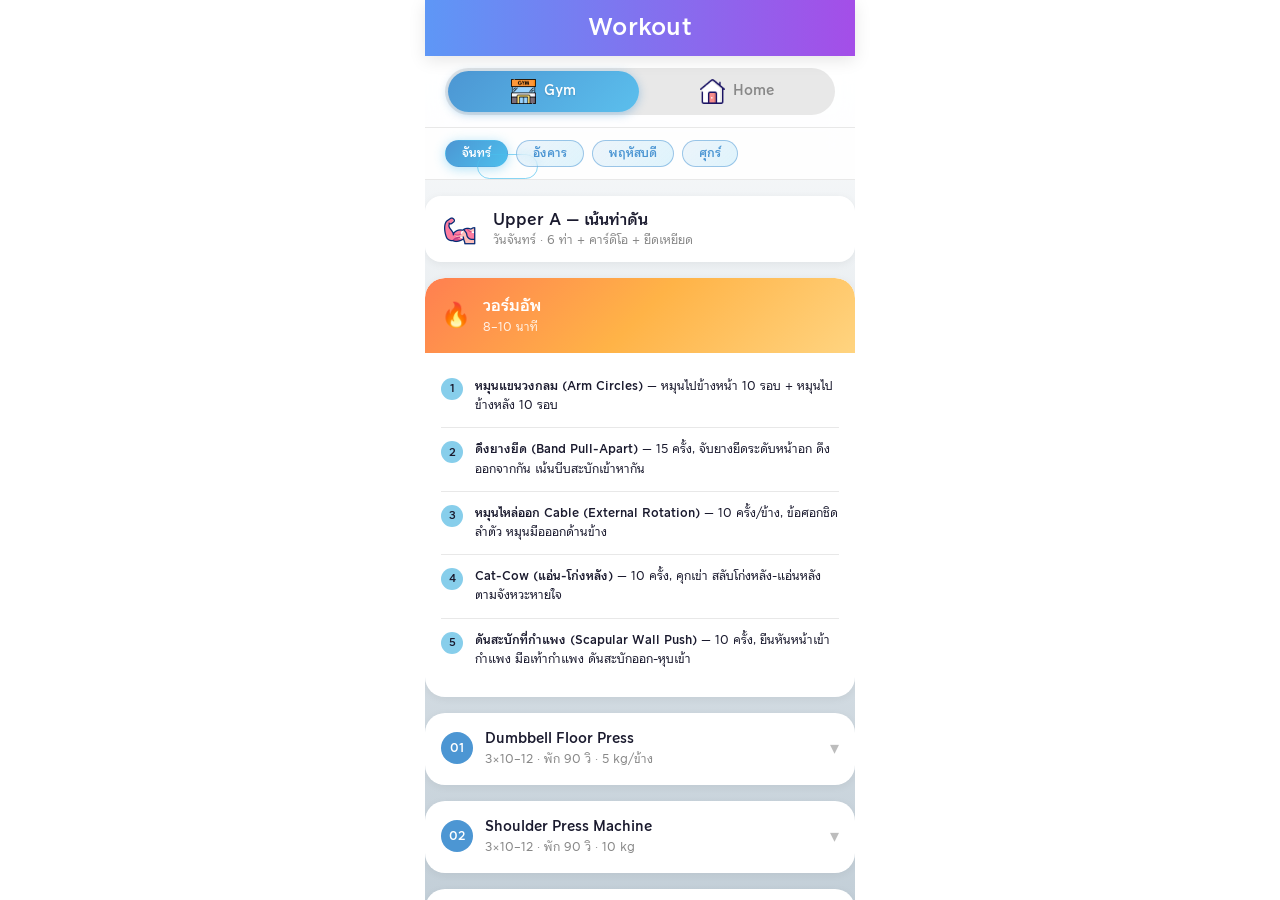
<file: index.html>
<!DOCTYPE html>
<html lang="th">
<head>
  <meta charset="UTF-8" />
  <meta name="viewport" content="width=device-width, initial-scale=1.0" />
  <title>Workout</title>
  <style>
    @font-face {
      font-family: 'kurious_looped';
      src: url('fonts/kurious_looped-medium.woff') format('woff');
      font-weight: 400;
      font-style: normal;
    }
    @font-face {
      font-family: 'kurious_looped';
      src: url('fonts/kurious_looped-semibold.woff') format('woff');
      font-weight: 600;
      font-style: normal;
    }
  </style>
  <style>
    /* ── Design tokens (from theme.css) ─────────────────────── */
    :root {
      --color-bg:               #B8EDF5;
      --color-surface:          #FFFFFF;
      --color-primary:          #4C96D3;
      --color-primary-dark:     #3A7DBF;
      --color-secondary:        #87CEEB;
      --color-accent-cyan:      #4CBFED;
      --color-accent-red:       #E85555;
      --color-text-primary:     #1A1A2E;
      --color-text-secondary:   #888888;
      --color-text-muted:       #BDBDBD;
      --color-input-bg:         #F0F0F0;
      --color-border:           #E8E8E8;
      --font-family:            'kurious_looped', sans-serif;
      --font-size-xs:           11px;
      --font-size-sm:           12px;
      --font-size-base:         14px;
      --font-size-md:           16px;
      --font-size-lg:           20px;
      --font-size-xl:           24px;
      --space-1:                4px;
      --space-2:                8px;
      --space-3:                12px;
      --space-4:                16px;
      --space-5:                20px;
      --space-6:                24px;
      --radius-sm:              8px;
      --radius-md:              12px;
      --radius-lg:              16px;
      --radius-xl:              20px;
      --radius-full:            9999px;
      --shadow-sm:              0 2px 8px rgba(0,0,0,0.06);
      --shadow-md:              0 4px 16px rgba(0,0,0,0.10);
      --header-height:          56px;
      /* fitness-specific */
      --color-warn:             #E85555;
      --color-success:          #4CBFED;
    }

    /* ── Reset ───────────────────────────────────────────────── */
    *, *::before, *::after { box-sizing: border-box; margin: 0; padding: 0; }
    html, body { height: 100%; }
    body {
      font-family: var(--font-family);
      font-size: var(--font-size-base);
      color: var(--color-text-primary);
      background: #FFFFFF;
      line-height: 1.5;
      display: flex;
      flex-direction: column;
      align-items: center;
    }

    /* ── App shell (max 430 px) ──────────────────────────────── */
    .app-shell {
      width: 100%;
      max-width: 430px;
      min-height: 100%;
      display: flex;
      flex-direction: column;
      background: linear-gradient(180deg, #FFFFFF 0%, #C3CFD8 100%);
      position: relative;
    }

    /* ── Header ──────────────────────────────────────────────── */
    .app-header {
      position: sticky;
      top: 0;
      z-index: 100;
      height: var(--header-height);
      background: linear-gradient(90deg, #5E97F6, #A44EE8, #27CBE8, #5E97F6);
      background-size: 300% 100%;
      animation: googleAIFlow 16s ease infinite, headerGlow 12s ease-in-out infinite;
      display: flex;
      align-items: center;
      justify-content: center;
      padding: 0 var(--space-5);
      box-shadow: var(--shadow-md);
    }
    .app-header h1 {
      color: #fff;
      font-size: var(--font-size-xl);
      font-weight: 700;
      letter-spacing: 0.3px;
    }

    /* ── Tab bar ─────────────────────────────────────────────── */
    .tab-bar {
      padding: var(--space-3) var(--space-5);
      background: rgba(255,255,255,0.85);
      backdrop-filter: blur(12px);
      -webkit-backdrop-filter: blur(12px);
      border-bottom: 1px solid var(--color-border);
    }
    .tab-pill-wrap {
      display: flex;
      background: var(--color-border);
      border-radius: var(--radius-full);
      padding: 3px;
      gap: 2px;
    }
    .tab-btn {
      flex: 1;
      border: none;
      background: transparent;
      border-radius: var(--radius-full);
      padding: var(--space-2) var(--space-3);
      font-family: var(--font-family);
      font-size: var(--font-size-base);
      font-weight: 600;
      color: var(--color-text-secondary);
      cursor: pointer;
      transition: background 0.25s, color 0.25s, transform 0.1s;
    }
    .tab-btn.active {
      background: linear-gradient(135deg, #4C96D3, #5BBFED);
      box-shadow: 0 2px 10px rgba(76,150,211,0.45);
      text-shadow: 0 1px 2px rgba(0,0,0,0.15);
      color: #fff;
      overflow: hidden;
      position: relative;
    }
    .tab-btn.active::after {
      content: '';
      position: absolute;
      top: 0; left: 150%;
      width: 55%; height: 100%;
      background: linear-gradient(90deg, transparent, rgba(255,255,255,0.35), transparent);
      animation: tabShimmer 10s ease-in-out infinite;
      pointer-events: none;
    }
    .tab-btn:active { transform: scale(0.95); }

    /* ── Day nav ─────────────────────────────────────────────── */
    .day-nav {
      display: flex;
      gap: var(--space-2);
      padding: var(--space-3) var(--space-5);
      overflow-x: auto;
      background: rgba(255,255,255,0.85);
      backdrop-filter: blur(12px);
      -webkit-backdrop-filter: blur(12px);
      border-bottom: 1px solid var(--color-border);
      scrollbar-width: none;
    }
    .day-nav::-webkit-scrollbar { display: none; }
    .day-btn {
      flex-shrink: 0;
      border: 1.5px solid rgba(76,150,211,0.5);
      background: linear-gradient(135deg, rgba(76,150,211,0.10), rgba(75,191,237,0.18));
      backdrop-filter: blur(4px);
      border-radius: var(--radius-full);
      padding: var(--space-1) var(--space-4);
      font-family: var(--font-family);
      font-size: var(--font-size-sm);
      font-weight: 600;
      color: var(--color-primary);
      cursor: pointer;
      transition: all 0.2s cubic-bezier(0.4,0,0.2,1);
      white-space: nowrap;
    }
    .day-btn:hover {
      background: linear-gradient(135deg, rgba(76,150,211,0.22), rgba(75,191,237,0.32));
      box-shadow: 0 0 0 3px rgba(76,150,211,0.2), 0 2px 8px rgba(75,191,237,0.25);
    }
    .day-btn:active { transform: scale(0.93); }
    .day-btn.active {
      background: linear-gradient(135deg, var(--color-primary), var(--color-accent-cyan));
      border-color: transparent;
      color: #fff;
      box-shadow: 0 2px 12px rgba(75,191,237,0.45);
      position: relative;
    }
    .day-btn.active::after {
      content: '';
      position: absolute;
      top: 50%; left: 50%;
      width: 100%; height: 100%;
      border-radius: var(--radius-full);
      border: 1.5px solid rgba(75,191,237,0.65);
      animation: ringExpand 1.8s ease-out infinite;
      pointer-events: none;
    }

    /* ── Content scroll area ────────────────────────────────── */
    .content-area {
      flex: 1;
      overflow-y: auto;
      padding: var(--space-4) var(--space-4) var(--space-6);
      background: transparent;
    }

    /* hide/show panels */
    .tab-content { display: none; }
    .tab-content.active { display: block; animation: fadeIn 0.2s ease; }
    .day-panel { display: none; }
    .day-panel.active { display: block; }

    /* ── Empty panel ─────────────────────────────────────────── */
    .empty-panel {
      margin-top: 60px;
      text-align: center;
      color: var(--color-text-secondary);
      font-size: var(--font-size-md);
    }
    .empty-panel .emoji { font-size: 40px; display: block; margin-bottom: var(--space-3); }

    /* ── Section card ────────────────────────────────────────── */
    .section-card {
      background: var(--color-surface);
      border-radius: var(--radius-xl);
      box-shadow: var(--shadow-sm);
      margin-bottom: var(--space-4);
      overflow: hidden;
      transition: transform 0.2s ease, box-shadow 0.2s ease;
    }
    .section-card:hover {
      transform: translateY(-2px);
      box-shadow: var(--shadow-md);
    }

    /* ── Exercise card (collapsible) ─────────────────────────── */
    .exercise-header {
      width: 100%;
      background: none;
      border: none;
      cursor: pointer;
      display: flex;
      align-items: center;
      gap: var(--space-3);
      padding: var(--space-4);
      text-align: left;
      font-family: var(--font-family);
    }
    .exercise-header:hover { background: rgba(76,150,211,0.09); }
    .exercise-header:active { transform: scale(0.99); }
    .exercise-header:hover .exercise-number { transform: scale(1.1); }
    .exercise-number {
      flex-shrink: 0;
      width: 32px;
      height: 32px;
      border-radius: var(--radius-full);
      background: var(--color-primary);
      color: #fff;
      font-size: var(--font-size-sm);
      font-weight: 700;
      display: flex;
      align-items: center;
      justify-content: center;
      transition: transform 0.2s;
    }
    .exercise-number.warmup-num {
      background: var(--color-secondary);
      color: var(--color-text-primary);
    }
    .exercise-title-wrap { flex: 1; min-width: 0; }
    .exercise-name {
      font-size: var(--font-size-base);
      font-weight: 700;
      color: var(--color-text-primary);
      white-space: nowrap;
      overflow: hidden;
      text-overflow: ellipsis;
    }
    .exercise-meta {
      font-size: var(--font-size-sm);
      color: var(--color-text-secondary);
      margin-top: 2px;
    }
    .chevron {
      flex-shrink: 0;
      font-size: 18px;
      color: var(--color-text-muted);
      transition: transform 0.25s;
      display: inline-block;
    }
    .exercise-header[aria-expanded="true"] .chevron { transform: rotate(180deg); }
    .exercise-header[aria-expanded="true"] {
      background: linear-gradient(135deg, rgba(76,150,211,0.12), rgba(91,191,237,0.08));
      border-left: 3px solid var(--color-primary);
    }
    .exercise-header[aria-expanded="true"] .exercise-number {
      background: linear-gradient(135deg, #4C96D3, #5BBFED);
      box-shadow: 0 0 0 4px rgba(76,150,211,0.25);
      animation: numberPulse 1.5s ease infinite;
    }
    .exercise-header[aria-expanded="true"] .exercise-name { color: var(--color-primary); }
    .exercise-header[aria-expanded="true"] .chevron { color: var(--color-primary); }

    /* body (collapsible content) */
    .exercise-body {
      max-height: 0;
      overflow: hidden;
      opacity: 0;
      padding-top: 0;
      padding-bottom: 0;
      padding-left: var(--space-4);
      padding-right: var(--space-4);
      border-top: 1px solid transparent;
      transition: max-height 0.35s cubic-bezier(0.4,0,0.2,1),
                  opacity 0.25s ease,
                  padding 0.25s ease,
                  border-color 0.25s ease;
    }
    .exercise-body.open {
      max-height: 1200px;
      opacity: 1;
      padding-bottom: var(--space-4);
      border-top-color: var(--color-border);
    }

    /* table inside exercise body */
    .info-table {
      width: 100%;
      border-collapse: collapse;
      font-size: var(--font-size-sm);
      margin-bottom: var(--space-4);
      margin-top: var(--space-3);
    }
    .info-table td {
      padding: var(--space-2) var(--space-3);
      border-bottom: 1px solid var(--color-border);
      vertical-align: top;
    }
    .info-table td:first-child {
      font-weight: 600;
      color: var(--color-text-secondary);
      white-space: nowrap;
      width: 40%;
    }
    .info-table tr:last-child td { border-bottom: none; }

    /* section labels inside body */
    .section-label {
      font-size: var(--font-size-sm);
      font-weight: 700;
      color: var(--color-primary);
      margin: var(--space-4) 0 var(--space-2);
      text-transform: uppercase;
      letter-spacing: 0.5px;
    }

    /* steps list */
    .steps-list {
      padding-left: var(--space-5);
      font-size: var(--font-size-sm);
      color: var(--color-text-primary);
    }
    .steps-list li { margin-bottom: var(--space-2); line-height: 1.6; }

    /* cautions list */
    .warn-list {
      list-style: none;
      padding-left: 0;
      font-size: var(--font-size-sm);
    }
    .warn-list li {
      padding: var(--space-2) var(--space-3);
      background: rgba(232,85,85,0.07);
      border-left: 3px solid var(--color-warn);
      border-radius: 0 var(--radius-sm) var(--radius-sm) 0;
      margin-bottom: var(--space-2);
      line-height: 1.6;
      color: var(--color-text-primary);
    }

    /* ── Cardio / Stretching block ───────────────────────────── */
    .info-block {
      background: var(--color-surface);
      border-radius: var(--radius-xl);
      box-shadow: var(--shadow-sm);
      margin-bottom: var(--space-4);
      overflow: hidden;
      transition: transform 0.2s ease, box-shadow 0.2s ease;
    }
    .info-block:hover {
      transform: translateY(-2px);
      box-shadow: var(--shadow-md);
    }
    .info-block-header {
      display: flex;
      align-items: center;
      gap: var(--space-3);
      padding: var(--space-4);
      background: linear-gradient(135deg, #5CC8C8, #4C96D3);
    }
    .info-block-header.stretch-header {
      background: linear-gradient(135deg, #87CEEB, #4CBFED);
    }
    .info-block-icon { font-size: 24px; }
    .info-block-title {
      font-size: var(--font-size-md);
      font-weight: 700;
      color: #fff;
    }
    .info-block-subtitle {
      font-size: var(--font-size-sm);
      color: rgba(255,255,255,0.85);
      margin-top: 1px;
    }
    .info-block-body { padding: var(--space-4); }
    .info-block-body .info-table { margin-top: 0; }

    /* ── Warmup section ──────────────────────────────────────── */
    .warmup-header-row {
      display: flex;
      align-items: center;
      gap: var(--space-3);
      padding: var(--space-4);
      background: linear-gradient(135deg, #FF7F50, #FFB347, #FFD480);
      border-radius: var(--radius-xl) var(--radius-xl) 0 0;
    }
    .warmup-header-row .info-block-icon { font-size: 24px; }
    .warmup-header-row .info-block-title { color: #fff; font-size: var(--font-size-md); font-weight: 700; }
    .warmup-header-row .info-block-subtitle { color: rgba(255,255,255,0.85); font-size: var(--font-size-sm); }
    .warmup-list {
      list-style: none;
      padding: var(--space-3) var(--space-4) var(--space-4);
    }
    .warmup-list li {
      display: flex;
      gap: var(--space-3);
      padding: var(--space-3) 0;
      border-bottom: 1px solid var(--color-border);
      font-size: var(--font-size-sm);
      line-height: 1.6;
    }
    .warmup-list li:last-child { border-bottom: none; }
    .warmup-idx {
      flex-shrink: 0;
      width: 22px;
      height: 22px;
      border-radius: var(--radius-full);
      background: var(--color-secondary);
      color: var(--color-text-primary);
      font-size: 11px;
      font-weight: 700;
      display: flex;
      align-items: center;
      justify-content: center;
      margin-top: 1px;
    }

    /* ── Day title badge ─────────────────────────────────────── */
    .day-title-badge {
      display: flex;
      align-items: center;
      gap: var(--space-3);
      margin-bottom: var(--space-4);
      padding: var(--space-3) var(--space-4);
      background: var(--color-surface);
      border-radius: var(--radius-lg);
      box-shadow: var(--shadow-sm);
      animation: gentleFloat 3.5s ease-in-out infinite;
    }
    .day-title-badge .badge-icon { font-size: 28px; }
    .day-title-badge .badge-text { font-size: var(--font-size-md); font-weight: 700; }
    .day-title-badge .badge-sub { font-size: var(--font-size-sm); color: var(--color-text-secondary); }

    /* ── Animations ──────────────────────────────────────────── */
    @keyframes fadeIn {
      from { opacity: 0; }
      to   { opacity: 1; }
    }
    @keyframes cardEnter {
      from { opacity: 0; transform: translateY(14px); }
      to   { opacity: 1; transform: translateY(0); }
    }
    .day-panel.active .section-card,
    .day-panel.active .info-block,
    .day-panel.active .day-title-badge {
      animation: cardEnter 0.35s cubic-bezier(0.4,0,0.2,1) both;
    }
    .day-panel.active > *:nth-child(1)  { animation-delay: 0.00s; }
    .day-panel.active > *:nth-child(2)  { animation-delay: 0.05s; }
    .day-panel.active > *:nth-child(3)  { animation-delay: 0.10s; }
    .day-panel.active > *:nth-child(4)  { animation-delay: 0.15s; }
    .day-panel.active > *:nth-child(5)  { animation-delay: 0.20s; }
    .day-panel.active > *:nth-child(6)  { animation-delay: 0.25s; }
    .day-panel.active > *:nth-child(7)  { animation-delay: 0.30s; }
    .day-panel.active > *:nth-child(8)  { animation-delay: 0.35s; }
    .day-panel.active > *:nth-child(9)  { animation-delay: 0.40s; }

    @keyframes googleAIFlow {
      0%   { background-position: 0% 50%; }
      50%  { background-position: 100% 50%; }
      100% { background-position: 0% 50%; }
    }
    @keyframes headerGlow {
      0%, 100% { box-shadow: 0 4px 16px rgba(76,150,211,0.4); }
      50%       { box-shadow: 0 4px 24px rgba(76,150,211,0.7); }
    }
    @keyframes numberPulse {
      0%, 100% { box-shadow: 0 0 0 4px rgba(76,150,211,0.25); }
      50%       { box-shadow: 0 0 0 8px rgba(76,150,211,0.10); }
    }
    @keyframes ringExpand {
      0%   { transform: translate(-50%, -50%) scale(1);   opacity: 0.55; }
      100% { transform: translate(-50%, -50%) scale(2.4); opacity: 0; }
    }
    @keyframes gentleFloat {
      0%, 100% { transform: translateY(0px); }
      50%       { transform: translateY(-5px); }
    }
    @keyframes tabShimmer {
      0%, 60%, 100% { left: 150%; }
      30%            { left: -80%; }
    }

    /* ── media query ─────────────────────────────────────────── */
    @media (min-width: 480px) {
      .content-area { padding: var(--space-5) var(--space-5) var(--space-8); }
    }
  </style>
</head>
<body>
  <div class="app-shell">

    <!-- ── Header ──────────────────────────────────────────── -->
    <header class="app-header">
      <h1>Workout</h1>
    </header>

    <!-- ── Tab bar ─────────────────────────────────────────── -->
    <nav class="tab-bar" aria-label="Workout location">
      <div class="tab-pill-wrap">
        <button class="tab-btn active" data-tab="gym"><img src="images/gym.png" style="height:25px;vertical-align:middle;margin-right:4px;"> Gym</button>
        <button class="tab-btn" data-tab="home"><img src="images/home.png" style="height:25px;vertical-align:middle;margin-right:4px;"> Home</button>
      </div>
    </nav>

    <!-- ── Content area ────────────────────────────────────── -->
    <main class="content-area">

      <!-- ════════════════════════════════════════════════════
           TAB: GYM
      ════════════════════════════════════════════════════════ -->
      <div id="tab-gym" class="tab-content active">

        <!-- Day nav (Gym) -->
        <nav class="day-nav" aria-label="Gym days">
          <button class="day-btn active" data-day="gym-monday">จันทร์</button>
          <button class="day-btn" data-day="gym-tuesday">อังคาร</button>
          <button class="day-btn" data-day="gym-thursday">พฤหัสบดี</button>
          <button class="day-btn" data-day="gym-friday">ศุกร์</button>
        </nav>

        <!-- ── Gym · Monday ───────────────────────────────── -->
        <div id="gym-monday" class="day-panel active">

          <!-- Day badge -->
          <div class="day-title-badge" style="margin-top: var(--space-4);">
            <span class="badge-icon"><img src="images/arm.gif" style="height:40px;vertical-align:middle;"></span>
            <div>
              <div class="badge-text">Upper A — เน้นท่าดัน</div>
              <div class="badge-sub">วันจันทร์ · 6 ท่า + คาร์ดิโอ + ยืดเหยียด</div>
            </div>
          </div>

          <!-- Warmup -->
          <div class="section-card">
            <div class="warmup-header-row">
              <span class="info-block-icon">🔥</span>
              <div>
                <div class="info-block-title">วอร์มอัพ</div>
                <div class="info-block-subtitle">8–10 นาที</div>
              </div>
            </div>
            <ul class="warmup-list">
              <li>
                <span class="warmup-idx">1</span>
                <span><strong>หมุนแขนวงกลม (Arm Circles)</strong> — หมุนไปข้างหน้า 10 รอบ + หมุนไปข้างหลัง 10 รอบ</span>
              </li>
              <li>
                <span class="warmup-idx">2</span>
                <span><strong>ดึงยางยืด (Band Pull-Apart)</strong> — 15 ครั้ง, จับยางยืดระดับหน้าอก ดึงออกจากกัน เน้นบีบสะบักเข้าหากัน</span>
              </li>
              <li>
                <span class="warmup-idx">3</span>
                <span><strong>หมุนไหล่ออก Cable (External Rotation)</strong> — 10 ครั้ง/ข้าง, ข้อศอกชิดลำตัว หมุนมือออกด้านข้าง</span>
              </li>
              <li>
                <span class="warmup-idx">4</span>
                <span><strong>Cat-Cow (แอ่น-โก่งหลัง)</strong> — 10 ครั้ง, คุกเข่า สลับโก่งหลัง-แอ่นหลังตามจังหวะหายใจ</span>
              </li>
              <li>
                <span class="warmup-idx">5</span>
                <span><strong>ดันสะบักที่กำแพง (Scapular Wall Push)</strong> — 10 ครั้ง, ยืนหันหน้าเข้ากำแพง มือเท้ากำแพง ดันสะบักออก-หุบเข้า</span>
              </li>
            </ul>
          </div>

          <!-- Exercise 1: DB Floor Press -->
          <div class="section-card">
            <button class="exercise-header" aria-expanded="false">
              <span class="exercise-number">01</span>
              <div class="exercise-title-wrap">
                <p class="exercise-name">Dumbbell Floor Press</p>
                <p class="exercise-meta">3×10–12 · พัก 90 วิ · 5 kg/ข้าง</p>
              </div>
              <span class="chevron">▾</span>
            </button>
            <div class="exercise-body">
              <table class="info-table">
                <tr><td>กล้ามเนื้อ</td><td>อก (Pec Major), ไหล่หน้า, Triceps</td></tr>
                <tr><td>Sets × Reps</td><td>3 × 10–12</td></tr>
                <tr><td>พัก</td><td>90 วินาที</td></tr>
                <tr><td>น้ำหนักเริ่มต้น</td><td>5 kg/ข้าง</td></tr>
              </table>
              <p class="section-label">วิธีทำ</p>
              <ol class="steps-list">
                <li>นอนหงายบนพื้น เข่างอ เท้าราบกับพื้น</li>
                <li>จับ dumbbell แต่ละมือ ยกขึ้นเหนือหน้าอก แขนเหยียดตรง</li>
                <li>ค่อยๆ ลด dumbbell ลง จนข้อศอกแตะพื้นเบาๆ (ท่อนแขนบนทำมุม ~45° กับลำตัว)</li>
                <li>หยุดสั้นๆ 1 วินาทีที่พื้น (ตัดแรงเหวี่ยง)</li>
                <li>ดัน dumbbell กลับขึ้นจนแขนเหยียดตรง บีบหน้าอกที่จุดบนสุด</li>
                <li>หายใจเข้าขาลง หายใจออกขาดัน</li>
              </ol>
              <p class="section-label">⚠️ ข้อควรระวัง</p>
              <ul class="warn-list">
                <li><strong>ข้อศอกซ้าย:</strong> เริ่มเบา สังเกตอาการ — ถ้าเจ็บให้ลดน้ำหนักหรือหยุด</li>
                <li>อย่ากางข้อศอกกว้างเกินไป (ทำมุม ~45° กับลำตัว) เพื่อลดภาระข้อไหล่</li>
              </ul>
            </div>
          </div>

          <!-- Exercise 2: Shoulder Press Machine -->
          <div class="section-card">
            <button class="exercise-header" aria-expanded="false">
              <span class="exercise-number">02</span>
              <div class="exercise-title-wrap">
                <p class="exercise-name">Shoulder Press Machine</p>
                <p class="exercise-meta">3×10–12 · พัก 90 วิ · 10 kg</p>
              </div>
              <span class="chevron">▾</span>
            </button>
            <div class="exercise-body">
              <table class="info-table">
                <tr><td>กล้ามเนื้อ</td><td>ไหล่ (ทุกส่วน), Triceps, บ่าส่วนบน</td></tr>
                <tr><td>Sets × Reps</td><td>3 × 10–12</td></tr>
                <tr><td>พัก</td><td>90 วินาที</td></tr>
                <tr><td>น้ำหนักเริ่มต้น</td><td>10 kg</td></tr>
              </table>
              <p class="section-label">วิธีทำ</p>
              <ol class="steps-list">
                <li>ปรับเบาะให้หลังพิงตรง เท้าราบกับพื้น</li>
                <li>จับมือจับในตำแหน่งที่สบาย</li>
                <li>ดันขึ้นจนแขนเกือบเหยียดตรง (ไม่ล็อกข้อศอก)</li>
                <li>ค่อยๆ ลดลงมาจนมือจับอยู่ระดับหู–คาง</li>
                <li>หายใจออกขาดัน หายใจเข้าขาลง</li>
                <li>เกร็งท้องตลอด อย่าแอ่นหลัง</li>
              </ol>
              <p class="section-label">⚠️ ข้อควรระวัง</p>
              <ul class="warn-list">
                <li><strong>ข้อศอกซ้าย:</strong> ท่านี้เป็นการดันเหนือหัว — ถ้ารู้สึกเจ็บให้ลดช่วงการเคลื่อนไหวหรือลดน้ำหนัก</li>
                <li>ไม่ต้องล็อกข้อศอกที่จุดบนสุด</li>
              </ul>
            </div>
          </div>

          <!-- Exercise 3: DB Lateral Raise -->
          <div class="section-card">
            <button class="exercise-header" aria-expanded="false">
              <span class="exercise-number">03</span>
              <div class="exercise-title-wrap">
                <p class="exercise-name">Dumbbell Lateral Raise</p>
                <p class="exercise-meta">3×12–15 · พัก 60 วิ · 3 kg/ข้าง</p>
              </div>
              <span class="chevron">▾</span>
            </button>
            <div class="exercise-body">
              <table class="info-table">
                <tr><td>กล้ามเนื้อ</td><td>ไหล่ด้านข้าง (Middle Deltoid)</td></tr>
                <tr><td>Sets × Reps</td><td>3 × 12–15</td></tr>
                <tr><td>พัก</td><td>60 วินาที</td></tr>
                <tr><td>น้ำหนักเริ่มต้น</td><td>3 kg/ข้าง</td></tr>
              </table>
              <p class="section-label">วิธีทำ</p>
              <ol class="steps-list">
                <li>ยืนตรง เท้ากว้างเท่าไหล่ จับ dumbbell ข้างลำตัว ฝ่ามือหันเข้า</li>
                <li>เกร็งท้องเล็กน้อย ไม่โยกตัว</li>
                <li>ยก dumbbell ออกด้านข้างพร้อมกัน ข้อศอกงอเล็กน้อย (~10–15°)</li>
                <li>ยกจนแขนขนานพื้น (ระดับไหล่) — ไม่สูงกว่านี้</li>
                <li>หยุดสั้นๆ 1 วินาที บีบไหล่ด้านข้าง</li>
                <li>ค่อยๆ ลดลงมาช้าๆ 2–3 วินาที</li>
                <li>นึกภาพ "เทน้ำจากแก้ว" — นิ้วก้อยสูงกว่านิ้วโป้งเล็กน้อย</li>
              </ol>
              <p class="section-label">⚠️ ข้อควรระวัง</p>
              <ul class="warn-list">
                <li>อย่ายกไหล่ขึ้น (กล้ามเนื้อบ่าจะทำงานแทน)</li>
                <li>ถ้าน้ำหนักเบาเกินไปให้เพิ่มจำนวนครั้งก่อน ค่อยเพิ่มน้ำหนัก</li>
              </ul>
            </div>
          </div>

          <!-- Exercise 4: Cable Tricep Pushdown -->
          <div class="section-card">
            <button class="exercise-header" aria-expanded="false">
              <span class="exercise-number">04</span>
              <div class="exercise-title-wrap">
                <p class="exercise-name">Cable Tricep Pushdown</p>
                <p class="exercise-meta">3×12–15 · พัก 60 วิ · 5–7.5 kg</p>
              </div>
              <span class="chevron">▾</span>
            </button>
            <div class="exercise-body">
              <table class="info-table">
                <tr><td>กล้ามเนื้อ</td><td>Triceps</td></tr>
                <tr><td>Sets × Reps</td><td>3 × 12–15</td></tr>
                <tr><td>พัก</td><td>60 วินาที</td></tr>
                <tr><td>น้ำหนักเริ่มต้น</td><td>5–7.5 kg</td></tr>
              </table>
              <p class="section-label">วิธีทำ</p>
              <ol class="steps-list">
                <li>ยืนหน้าเครื่อง Cable ปรับรอกขึ้นสูงสุด ใส่ straight bar หรือเชือก (rope)</li>
                <li>จับ bar/rope ข้อศอกชิดลำตัว งอ ~90°</li>
                <li>กดลงมาจนแขนเหยียดตรง บีบ Triceps ที่จุดล่างสุด 1 วินาที</li>
                <li>ค่อยๆ ปล่อยกลับขึ้นช้าๆ 2 วินาที จนข้อศอกงอ ~90°</li>
                <li>ท่อนแขนบนอยู่นิ่งชิดลำตัวตลอด — เคลื่อนเฉพาะท่อนแขนล่าง</li>
                <li>ลำตัวเอนไปข้างหน้าเล็กน้อย</li>
              </ol>
              <p class="section-label">⚠️ ข้อควรระวัง</p>
              <ul class="warn-list">
                <li><strong>ข้อศอกซ้าย:</strong> เริ่มน้ำหนักเบา — ถ้าเจ็บให้เปลี่ยนเป็นเชือก (neutral grip)</li>
                <li>อย่าใช้แรงเหวี่ยงโยกตัว</li>
              </ul>
            </div>
          </div>

          <!-- Exercise 5: Cable Lat Pulldown -->
          <div class="section-card">
            <button class="exercise-header" aria-expanded="false">
              <span class="exercise-number">05</span>
              <div class="exercise-title-wrap">
                <p class="exercise-name">Cable Lat Pulldown</p>
                <p class="exercise-meta">3×10–12 · พัก 90 วิ · 15 kg</p>
              </div>
              <span class="chevron">▾</span>
            </button>
            <div class="exercise-body">
              <table class="info-table">
                <tr><td>กล้ามเนื้อ</td><td>หลังกว้าง (Lat), Biceps, บ่าล่าง</td></tr>
                <tr><td>Sets × Reps</td><td>3 × 10–12</td></tr>
                <tr><td>พัก</td><td>90 วินาที</td></tr>
                <tr><td>น้ำหนักเริ่มต้น</td><td>15 kg</td></tr>
              </table>
              <p class="section-label">วิธีทำ</p>
              <ol class="steps-list">
                <li>นั่งที่เครื่อง Cable Pulldown ขาล็อกใต้แผ่นกัน</li>
                <li>จับ bar กว้างกว่าไหล่เล็กน้อย ฝ่ามือคว่ำ</li>
                <li>อกยืด ดึงไหล่ลงไม่ให้ยกขึ้น ก่อนเริ่มดึง</li>
                <li>ดึง bar ลงมาที่ระดับอกบน ศอกชี้ลงและไปข้างหลังเล็กน้อย</li>
                <li>บีบสะบักเข้าหากันที่จุดล่างสุด 1 วินาที</li>
                <li>ค่อยๆ ปล่อยกลับขึ้นช้าๆ ยืดแขนจนสุด</li>
                <li>หายใจออกขาดึง หายใจเข้าขาปล่อย</li>
              </ol>
              <p class="section-label">⚠️ ข้อควรระวัง</p>
              <ul class="warn-list">
                <li>อย่าดึง bar ไปด้านหลังศีรษะ — ดึงเข้าหน้าอกเสมอ</li>
                <li>อย่าเอนตัวหลังมากเกิน (เอนเล็กน้อย ~10–15° พอ)</li>
              </ul>
            </div>
          </div>

          <!-- Exercise 6: Cable Face Pull -->
          <div class="section-card">
            <button class="exercise-header" aria-expanded="false">
              <span class="exercise-number">06</span>
              <div class="exercise-title-wrap">
                <p class="exercise-name">Cable Face Pull</p>
                <p class="exercise-meta">3×15–20 · พัก 60 วิ · 5 kg</p>
              </div>
              <span class="chevron">▾</span>
            </button>
            <div class="exercise-body">
              <table class="info-table">
                <tr><td>กล้ามเนื้อ</td><td>ไหล่หลัง, Rotator Cuff, บ่ากลาง</td></tr>
                <tr><td>Sets × Reps</td><td>3 × 15–20</td></tr>
                <tr><td>พัก</td><td>60 วินาที</td></tr>
                <tr><td>น้ำหนักเริ่มต้น</td><td>5 kg</td></tr>
              </table>
              <p class="section-label">วิธีทำ</p>
              <ol class="steps-list">
                <li>ปรับรอก Cable ระดับหน้า (สูงกว่าศีรษะเล็กน้อย)</li>
                <li>ใช้เชือก (rope) จับปลายเชือกทั้งสองข้าง</li>
                <li>ยืนตรง เท้ากว้างเท่าไหล่ ถอยหลังเล็กน้อยให้สายตึง</li>
                <li>ดึงเชือกมาที่ระดับหน้าผาก–จมูก แยกมือออกจากกัน</li>
                <li><strong>หมุนมือออกด้านข้าง</strong> ท่อนแขนบนตั้งฉากกับลำตัว</li>
                <li>บีบสะบักเข้าหากัน ค้าง 1–2 วินาที</li>
                <li>ค่อยๆ ปล่อยกลับ</li>
              </ol>
              <p class="section-label">⚠️ ข้อควรระวัง</p>
              <ul class="warn-list">
                <li>อย่าใช้น้ำหนักหนัก — เน้นรู้สึกกล้ามเนื้อเป้าหมายทำงาน</li>
                <li>อย่ายกไหล่ขึ้น — เน้นบีบสะบักและดึงไหล่ลง</li>
              </ul>
            </div>
          </div>

          <!-- Cardio block -->
          <div class="info-block">
            <div class="info-block-header">
              <span class="info-block-icon">🏃</span>
              <div>
                <div class="info-block-title">คาร์ดิโอ — Zone 2</div>
                <div class="info-block-subtitle">Elliptical · 15–20 นาที</div>
              </div>
            </div>
            <div class="info-block-body">
              <table class="info-table">
                <tr><td>อุปกรณ์</td><td>Elliptical (แนะนำ) หรือลู่วิ่ง</td></tr>
                <tr><td>ความหนัก</td><td>Zone 2 — พูดเป็นประโยคได้</td></tr>
                <tr><td>Heart Rate</td><td>115–134 bpm (60–70% max)</td></tr>
                <tr><td>ระยะเวลา</td><td>เริ่ม 15 นาที → เพิ่มเป็น 20 นาที</td></tr>
              </table>
              <p class="section-label">วิธีทำ</p>
              <ol class="steps-list">
                <li>3 นาทีแรก pace เบาๆ (วอร์มอัพ)</li>
                <li>เพิ่มความเร็ว/แรงต้านจนเข้า Zone 2</li>
                <li>รักษาความเร็วคงที่ตลอด</li>
                <li>2 นาทีสุดท้าย ลดความเร็วลง (คูลดาวน์)</li>
              </ol>
            </div>
          </div>

          <!-- Stretching block -->
          <div class="info-block">
            <div class="info-block-header stretch-header">
              <span class="info-block-icon">🧘</span>
              <div>
                <div class="info-block-title">ยืดเหยียด — Upper</div>
                <div class="info-block-subtitle">5–7 นาที · ค้าง 20–30 วิ/ท่า</div>
              </div>
            </div>
            <div class="info-block-body">
              <ol class="steps-list">
                <li><strong>ยืดอก (Chest Doorway Stretch)</strong> — ยืนข้างกรอบประตู แขนเท้ากรอบ ศอกระดับไหล่ เอนตัวไปข้างหน้า</li>
                <li><strong>ยืดหลังกว้าง (Lat Stretch)</strong> — จับเสา/กรอบประตูข้างเดียว เอนลำตัวออก</li>
                <li><strong>ยืด Tricep (Tricep Stretch)</strong> — ยกแขนขึ้น งอศอก มืออีกข้างกดศอกเบาๆ <em>(⚠️ ข้อศอกซ้าย: ทำเบาๆ ถ้าเจ็บให้ข้าม)</em></li>
                <li><strong>ยืดคอด้านข้าง (Neck Side Stretch)</strong> — เอียงหัวไปด้านข้าง มือกดเบาๆ</li>
                <li><strong>ยืดไหล่หลัง (Cross-body Shoulder Stretch)</strong> — แขนข้ามหน้าอก มืออีกข้างดึงเข้า</li>
              </ol>
            </div>
          </div>

        </div><!-- end #gym-monday -->

        <!-- ── Gym · Other days (coming soon) ────────────── -->
        <!-- ── Gym · Tuesday ──────────────────────────────── -->
        <div id="gym-tuesday" class="day-panel">

          <!-- Day badge -->
          <div class="day-title-badge" style="margin-top: var(--space-4);">
            <span class="badge-icon"><img src="images/legs.gif" style="height:40px;vertical-align:middle;"></span>
            <div>
              <div class="badge-text">Lower A — เน้นต้นขาหน้า + ก้น</div>
              <div class="badge-sub">วันอังคาร · 5 ท่า + คาร์ดิโอ + ยืดเหยียด</div>
            </div>
          </div>

          <!-- Warmup -->
          <div class="section-card">
            <div class="warmup-header-row">
              <span class="info-block-icon">🔥</span>
              <div>
                <div class="info-block-title">วอร์มอัพ</div>
                <div class="info-block-subtitle">8–10 นาที</div>
              </div>
            </div>
            <ul class="warmup-list">
              <li>
                <span class="warmup-idx">1</span>
                <span><strong>Bodyweight Squat ใช้แผ่นรองส้นเท้า</strong> — 10 ครั้ง, วางแผ่นรอง/wedge ใต้ส้นเท้า ย่อลงช้าๆ</span>
              </li>
              <li>
                <span class="warmup-idx">2</span>
                <span><strong>แกว่งขาหน้า-หลัง (Leg Swing Front-Back)</strong> — 10 ครั้ง/ข้าง, จับราวจับทรงตัว แกว่งขาไปหน้า-หลัง</span>
              </li>
              <li>
                <span class="warmup-idx">3</span>
                <span><strong>แกว่งขาเข้า-ออก (Leg Swing Side-to-Side)</strong> — 10 ครั้ง/ข้าง, แกว่งขาเข้า-ออก</span>
              </li>
              <li>
                <span class="warmup-idx">4</span>
                <span><strong>Glute Bridge (ดันก้นขึ้น)</strong> — 15 ครั้ง, นอนหงาย เข่างอ ดันก้นขึ้น บีบก้นค้าง 1 วินาที</span>
              </li>
              <li>
                <span class="warmup-idx">5</span>
                <span><strong>หมุนข้อเท้า (Ankle Circles)</strong> — 10 รอบ/ข้าง/ทิศทาง <em>(⚠️ ข้อเท้าซ้าย: ทำเบาๆ ในช่วงที่สบาย)</em></span>
              </li>
              <li>
                <span class="warmup-idx">6</span>
                <span><strong>Cat-Cow (แอ่น-โก่งหลัง)</strong> — 8 ครั้ง</span>
              </li>
            </ul>
          </div>

          <!-- Exercise 1: Goblet Squat -->
          <div class="section-card">
            <button class="exercise-header" aria-expanded="false">
              <span class="exercise-number">01</span>
              <div class="exercise-title-wrap">
                <p class="exercise-name">Dumbbell Goblet Squat (ใช้แผ่นรองส้นเท้า)</p>
                <p class="exercise-meta">3×10–12 · พัก 90 วิ · 10 kg</p>
              </div>
              <span class="chevron">▾</span>
            </button>
            <div class="exercise-body">
              <table class="info-table">
                <tr><td>กล้ามเนื้อ</td><td>ต้นขาหน้า (Quadriceps), ก้น (Gluteus Maximus), ต้นขาด้านใน</td></tr>
                <tr><td>Sets × Reps</td><td>3 × 10–12</td></tr>
                <tr><td>พัก</td><td>90 วินาที</td></tr>
                <tr><td>น้ำหนักเริ่มต้น</td><td>10 kg (1 dumbbell)</td></tr>
              </table>
              <p class="section-label">วิธีทำ</p>
              <ol class="steps-list">
                <li>วาง wedge/แผ่นน้ำหนักรองใต้ส้นเท้าทั้งสองข้าง (สูง ~2–3 cm)</li>
                <li>จับ dumbbell ด้านบนแนวตั้ง ทั้งสองมือจับที่หัว dumbbell ชิดหน้าอก</li>
                <li>ยืนเท้ากว้างกว่าไหล่เล็กน้อย ปลายเท้าหันออก ~15–30°</li>
                <li>หายใจเข้า เกร็งท้อง ย่อลงโดยดันสะโพกถอยหลัง + เข่าดันออกตามแนวปลายเท้า</li>
                <li>ย่อลงลึกเท่าที่ทำได้โดยหลังไม่โค้ง (อย่างน้อยต้นขาขนานพื้น)</li>
                <li>หยุดสั้นๆ ที่จุดล่างสุด</li>
                <li>ดันขึ้นผ่านส้นเท้า กลับสู่ท่ายืน บีบก้นที่ด้านบน</li>
                <li>หายใจออกขาขึ้น</li>
              </ol>
              <p class="section-label">⚠️ ข้อควรระวัง</p>
              <ul class="warn-list">
                <li><strong>ข้อเท้าซ้าย:</strong> ใช้แผ่นรองส้นเท้าเสมอ ถ้ารู้สึกยืดข้อเท้ามากเกินให้ลดความลึก</li>
                <li>อย่าให้เข่าหุบเข้าใน — ดันเข่าออกตามแนวปลายเท้า</li>
                <li>รักษาอกยืด ลำตัวตั้งตรงเท่าที่ทำได้</li>
              </ul>
            </div>
          </div>

          <!-- Exercise 2: Leg Extension -->
          <div class="section-card">
            <button class="exercise-header" aria-expanded="false">
              <span class="exercise-number">02</span>
              <div class="exercise-title-wrap">
                <p class="exercise-name">Leg Extension (เครื่องเหยียดขา)</p>
                <p class="exercise-meta">3×12–15 · พัก 60 วิ · 15 kg</p>
              </div>
              <span class="chevron">▾</span>
            </button>
            <div class="exercise-body">
              <table class="info-table">
                <tr><td>กล้ามเนื้อ</td><td>ต้นขาหน้า (Quadriceps — ท่าเดี่ยว เน้นเฉพาะต้นขาหน้า)</td></tr>
                <tr><td>Sets × Reps</td><td>3 × 12–15</td></tr>
                <tr><td>พัก</td><td>60 วินาที</td></tr>
                <tr><td>น้ำหนักเริ่มต้น</td><td>15 kg</td></tr>
              </table>
              <p class="section-label">วิธีทำ</p>
              <ol class="steps-list">
                <li>นั่งบนเครื่อง ปรับหลังพิงตรง สะโพกชิดพนักพิง</li>
                <li>ปรับแผ่นกดให้อยู่ด้านหน้าข้อเท้า (เหนือเท้า)</li>
                <li>จับที่จับข้างเบาะ</li>
                <li>เหยียดเข่าขึ้นจนขาตรง บีบต้นขาหน้า (Quadriceps) ที่จุดบนสุด 1–2 วินาที</li>
                <li>ค่อยๆ ลดลงมาช้าๆ 2–3 วินาที จนเข่างอ ~90°</li>
                <li>ทำซ้ำ ไม่ใช้แรงเหวี่ยง</li>
              </ol>
              <p class="section-label">⚠️ ข้อควรระวัง</p>
              <ul class="warn-list">
                <li>ไม่ต้องใช้น้ำหนักหนักเกิน — เน้นบีบต้นขาหน้าและควบคุมช่วงปล่อยน้ำหนักลง</li>
                <li>ข้อเท้าซ้ายไม่ได้รับภาระโดยตรงในท่านี้ → ปลอดภัย</li>
              </ul>
            </div>
          </div>

          <!-- Exercise 3: Romanian Deadlift -->
          <div class="section-card">
            <button class="exercise-header" aria-expanded="false">
              <span class="exercise-number">03</span>
              <div class="exercise-title-wrap">
                <p class="exercise-name">Dumbbell Romanian Deadlift</p>
                <p class="exercise-meta">3×10–12 · พัก 90 วิ · 8 kg/ข้าง</p>
              </div>
              <span class="chevron">▾</span>
            </button>
            <div class="exercise-body">
              <table class="info-table">
                <tr><td>กล้ามเนื้อ</td><td>ต้นขาหลัง (Hamstrings), ก้น (Gluteus Maximus), หลังล่าง (Erector Spinae)</td></tr>
                <tr><td>Sets × Reps</td><td>3 × 10–12</td></tr>
                <tr><td>พัก</td><td>90 วินาที</td></tr>
                <tr><td>น้ำหนักเริ่มต้น</td><td>8 kg/ข้าง</td></tr>
              </table>
              <p class="section-label">วิธีทำ</p>
              <ol class="steps-list">
                <li>ยืนตรง เท้ากว้างเท่าสะโพก จับ dumbbell หน้าต้นขา ฝ่ามือคว่ำ</li>
                <li>เข่างอเล็กน้อย (ไม่ล็อกเข่า)</li>
                <li>หายใจเข้า เกร็งท้อง <strong>ดันสะโพกถอยหลัง</strong> (พับตัวที่สะโพก ไม่ใช่ที่เอว)</li>
                <li>ลำตัวเอนไปข้างหน้า dumbbell เลื่อนลงตามหน้าขา</li>
                <li>ลงจนรู้สึกยืดที่ต้นขาหลัง (ประมาณระดับหน้าแข้งกลาง)</li>
                <li>หลังตรงตลอด ไม่โค้งงอ</li>
                <li>บีบก้น + ต้นขาหลัง ดันสะโพกกลับมาท่ายืน</li>
                <li>หายใจออกขาขึ้น</li>
              </ol>
              <p class="section-label">⚠️ ข้อควรระวัง</p>
              <ul class="warn-list">
                <li><strong>ข้อเท้าซ้าย:</strong> ท่านี้เป็นสองขา กระจายน้ำหนักเท่ากันทั้งสองเท้า</li>
                <li>อย่าให้หลังโค้ง — ถ้ายืดหยุ่นไม่พอก็ไม่ต้องลงลึกมาก</li>
              </ul>
            </div>
          </div>

          <!-- Exercise 4: Cable Pull-Through -->
          <div class="section-card">
            <button class="exercise-header" aria-expanded="false">
              <span class="exercise-number">04</span>
              <div class="exercise-title-wrap">
                <p class="exercise-name">Cable Pull-Through</p>
                <p class="exercise-meta">3×12–15 · พัก 60 วิ · 10 kg</p>
              </div>
              <span class="chevron">▾</span>
            </button>
            <div class="exercise-body">
              <table class="info-table">
                <tr><td>กล้ามเนื้อ</td><td>ก้น (Gluteus Maximus — เป้าหมายหลัก), ต้นขาหลัง (Hamstrings)</td></tr>
                <tr><td>Sets × Reps</td><td>3 × 12–15</td></tr>
                <tr><td>พัก</td><td>60 วินาที</td></tr>
                <tr><td>น้ำหนักเริ่มต้น</td><td>10 kg</td></tr>
              </table>
              <p class="section-label">วิธีทำ</p>
              <ol class="steps-list">
                <li>ปรับรอก Cable ต่ำสุด ใส่เชือก (rope attachment)</li>
                <li>ยืนหันหลังให้เครื่อง Cable เท้ากว้างกว่าไหล่ จับเชือกระหว่างขา</li>
                <li>ถอยออกมา 2–3 ก้าว ให้สายตึง</li>
                <li>พับตัวที่สะโพก: ดันสะโพกถอยหลัง เข่างอเล็กน้อย ลำตัวเอนไปข้างหน้า</li>
                <li>รู้สึกยืดที่ต้นขาหลังและก้น</li>
                <li><strong>บีบก้นแรง</strong> ดันสะโพกไปข้างหน้า กลับสู่ท่ายืนตรง</li>
                <li>ค้างบีบก้น 1–2 วินาทีที่จุดบนสุด (ลำตัวตั้งตรง ไม่เอนหลัง)</li>
              </ol>
              <p class="section-label">⚠️ ข้อควรระวัง</p>
              <ul class="warn-list">
                <li>อย่าแอ่นหลังที่จุดบนสุด — ตั้งลำตัวตรงพอ</li>
                <li>เน้นรู้สึกก้นทำงาน ไม่ใช่หลังล่าง</li>
              </ul>
            </div>
          </div>

          <!-- Exercise 5: Calf Raise -->
          <div class="section-card">
            <button class="exercise-header" aria-expanded="false">
              <span class="exercise-number">05</span>
              <div class="exercise-title-wrap">
                <p class="exercise-name">Standing Dumbbell Calf Raise สองขา</p>
                <p class="exercise-meta">3×15–20 · พัก 60 วิ · 10 kg/ข้าง</p>
              </div>
              <span class="chevron">▾</span>
            </button>
            <div class="exercise-body">
              <table class="info-table">
                <tr><td>กล้ามเนื้อ</td><td>น่อง (Gastrocnemius — มัดใหญ่, Soleus — มัดลึก)</td></tr>
                <tr><td>Sets × Reps</td><td>3 × 15–20</td></tr>
                <tr><td>พัก</td><td>60 วินาที</td></tr>
                <tr><td>น้ำหนักเริ่มต้น</td><td>10 kg/ข้าง</td></tr>
              </table>
              <p class="section-label">วิธีทำ</p>
              <ol class="steps-list">
                <li>ยืนตรง จับ dumbbell ทั้งสองมือข้างลำตัว</li>
                <li>เท้ากว้างเท่าสะโพก ปลายเท้าตรงหรือหันออกเล็กน้อย</li>
                <li>เขย่งขึ้นบนปลายเท้าทั้งสองข้าง จนน่องหดตัวเต็มที่</li>
                <li>ค้างที่จุดบนสุด 1–2 วินาที</li>
                <li>ค่อยๆ ลดลงมาช้าๆ 2–3 วินาที จนส้นเท้าแตะพื้น</li>
              </ol>
              <p class="section-label">⚠️ ข้อควรระวัง</p>
              <ul class="warn-list">
                <li><strong>ข้อเท้าซ้าย:</strong> ทำสองเท้าเสมอ กระจายน้ำหนักเท่ากัน ถ้าเจ็บให้ลดน้ำหนักหรือลดช่วงการเคลื่อนไหว</li>
                <li>ทำช้าและควบคุม — ไม่กระดอน (bounce)</li>
              </ul>
            </div>
          </div>

          <!-- Cardio block -->
          <div class="info-block">
            <div class="info-block-header">
              <span class="info-block-icon">🏃</span>
              <div>
                <div class="info-block-title">คาร์ดิโอ — Zone 2</div>
                <div class="info-block-subtitle">Elliptical · 15–20 นาที</div>
              </div>
            </div>
            <div class="info-block-body">
              <table class="info-table">
                <tr><td>อุปกรณ์</td><td>Elliptical (แนะนำ) — กระแทกข้อต่อน้อยกว่าลู่วิ่ง หลังฝึกขา</td></tr>
                <tr><td>ความหนัก</td><td>Zone 2 — พูดเป็นประโยคได้</td></tr>
                <tr><td>Heart Rate</td><td>115–134 bpm (60–70% max)</td></tr>
                <tr><td>ระยะเวลา</td><td>เริ่ม 15 นาที → เพิ่มเป็น 20 นาที</td></tr>
              </table>
              <p class="section-label">วิธีทำ</p>
              <ol class="steps-list">
                <li>3 นาทีแรก pace เบาๆ (วอร์มอัพ)</li>
                <li>เพิ่มความเร็ว/แรงต้านจนเข้า Zone 2</li>
                <li>รักษาความเร็วคงที่ตลอด</li>
                <li>2 นาทีสุดท้าย ลดความเร็วลง (คูลดาวน์)</li>
              </ol>
            </div>
          </div>

          <!-- Stretching block -->
          <div class="info-block">
            <div class="info-block-header stretch-header">
              <span class="info-block-icon">🧘</span>
              <div>
                <div class="info-block-title">ยืดเหยียด — Lower</div>
                <div class="info-block-subtitle">5–7 นาที · ค้าง 20–30 วิ/ท่า</div>
              </div>
            </div>
            <div class="info-block-body">
              <ol class="steps-list">
                <li><strong>ยืดต้นขาหน้า (Standing Quad Stretch)</strong> — ยืนจับราว ดึงเท้าขึ้นชิดก้น ยืดกล้ามเนื้อต้นขาหน้า <em>(⚠️ จับราวทรงตัวเสมอ)</em></li>
                <li><strong>ยืดต้นขาหลัง (Standing Hamstring Stretch)</strong> — วางส้นเท้าบนขั้นบันไดต่ำ ขาตรง เอนลำตัวไปข้างหน้า</li>
                <li><strong>ยืดน่อง (Wall Calf Stretch)</strong> — มือเท้ากำแพง ขาหนึ่งถอยหลัง ส้นเท้าราบ <em>(⚠️ ข้อเท้าซ้าย: ทำเบาๆ ในช่วงที่สบาย)</em></li>
                <li><strong>ยืดสะโพกหน้า (Kneeling Hip Flexor Stretch)</strong> — คุกเข่าข้างหนึ่ง ดันสะโพกไปข้างหน้า</li>
                <li><strong>ยืดก้น (Seated Glute Stretch — Figure-4)</strong> — นั่ง ไขว้ข้อเท้าบนเข่าอีกข้าง เอนไปข้างหน้า</li>
              </ol>
            </div>
          </div>

        </div><!-- end #gym-tuesday -->
        <div id="gym-thursday" class="day-panel">

          <div class="day-title-badge" style="margin-top: var(--space-4);">
            <span class="badge-icon"><img src="images/back.gif" style="height:40px;vertical-align:middle;"></span>
            <div>
              <div class="badge-text">Upper B — เน้นท่าดึง</div>
              <div class="badge-sub">วันพฤหัสบดี · 6 ท่า + คาร์ดิโอ + ยืดเหยียด</div>
            </div>
          </div>

          <div class="section-card">
            <div class="warmup-header-row">
              <span class="info-block-icon">🔥</span>
              <div>
                <div class="info-block-title">วอร์มอัพ</div>
                <div class="info-block-subtitle">8–10 นาที</div>
              </div>
            </div>
            <ul class="warmup-list">
              <li><span class="warmup-idx">1</span><span><strong>หมุนแขนวงกลม (Arm Circles)</strong> — หมุนไปข้างหน้า 10 รอบ + หมุนไปข้างหลัง 10 รอบ</span></li>
              <li><span class="warmup-idx">2</span><span><strong>ดึงยางยืดออกจากกัน (Band Pull-Apart)</strong> — 15 ครั้ง, จับยางยืดระดับหน้าอก ดึงออกจากกัน เน้นบีบสะบักเข้าหากัน</span></li>
              <li><span class="warmup-idx">3</span><span><strong>หมุนไหล่ออกด้วยสาย Cable (Cable External Rotation)</strong> — 10 ครั้ง/ข้าง, ข้อศอกชิดลำตัว หมุนมือออกด้านข้าง</span></li>
              <li><span class="warmup-idx">4</span><span><strong>Cat-Cow (แอ่น-โก่งหลัง)</strong> — 10 ครั้ง, คุกเข่า สลับโก่งหลัง-แอ่นหลังตามจังหวะหายใจ</span></li>
              <li><span class="warmup-idx">5</span><span><strong>ดันสะบักที่กำแพง (Scapular Wall Push)</strong> — 10 ครั้ง, ยืนหันหน้าเข้ากำแพง มือเท้ากำแพง ดันสะบักออก-หุบเข้า</span></li>
            </ul>
          </div>

          <div class="section-card">
            <button class="exercise-header" aria-expanded="false">
              <span class="exercise-number">01</span>
              <div class="exercise-title-wrap">
                <p class="exercise-name">Cable Lat Pulldown จับแคบ</p>
                <p class="exercise-meta">3×10–12 · พัก 90 วิ · 15 kg</p>
              </div>
              <span class="chevron">▾</span>
            </button>
            <div class="exercise-body">
              <table class="info-table">
                <tr><td>กล้ามเนื้อ</td><td>หลังกว้าง (Latissimus Dorsi), ต้นแขนหน้า (Biceps), บ่าส่วนล่าง</td></tr>
                <tr><td>Sets × Reps</td><td>3 × 10–12</td></tr>
                <tr><td>พัก</td><td>90 วินาที</td></tr>
                <tr><td>น้ำหนักเริ่มต้น</td><td>15 kg</td></tr>
              </table>
              <p class="section-label">วิธีทำ</p>
              <ol class="steps-list">
                <li>ใช้ V-bar หรือ close-grip attachment (มือจับแบบชิดกัน)</li>
                <li>นั่งตรง ขาล็อกใต้แผ่นกัน</li>
                <li>จับ handle อกยืด ดึงไหล่ลงไม่ให้ยกขึ้น</li>
                <li>ดึง handle ลงมาที่อกบน ศอกชี้ลงชิดลำตัว</li>
                <li>บีบสะบักเข้าหากันที่จุดล่างสุด 1 วินาที</li>
                <li>ปล่อยกลับขึ้นช้าๆ ยืดแขนจนสุด</li>
              </ol>
              <p class="section-label">⚠️ ข้อควรระวัง</p>
              <ul class="warn-list">
                <li>ดึงไหล่ลงไม่ให้ยกขึ้นตลอด — ไม่ยกไหล่</li>
                <li>นึก "ดึงด้วยศอก" ไม่ใช่แขน → กล้ามเนื้อหลังจะทำงานดีขึ้น</li>
              </ul>
            </div>
          </div>

          <div class="section-card">
            <button class="exercise-header" aria-expanded="false">
              <span class="exercise-number">02</span>
              <div class="exercise-title-wrap">
                <p class="exercise-name">Dumbbell Row (ดึงดัมเบลฝึกหลัง)</p>
                <p class="exercise-meta">3×10–12 · พัก 90 วิ · 8–10 kg/ข้าง</p>
              </div>
              <span class="chevron">▾</span>
            </button>
            <div class="exercise-body">
              <table class="info-table">
                <tr><td>กล้ามเนื้อ</td><td>หลังกว้าง (Lat), ระหว่างสะบัก (Rhomboids), บ่าส่วนกลาง, ไหล่หลัง, ต้นแขนหน้า</td></tr>
                <tr><td>Sets × Reps</td><td>3 × 10–12</td></tr>
                <tr><td>พัก</td><td>90 วินาที</td></tr>
                <tr><td>น้ำหนักเริ่มต้น</td><td>8–10 kg/ข้าง</td></tr>
              </table>
              <p class="section-label">วิธีทำ</p>
              <ol class="steps-list">
                <li>ยืนเท้าทั้งสองข้าง พับตัวที่สะโพก อกขนานพื้น หลังตรง เกร็งท้อง</li>
                <li>มือจับ dumbbell แขนห้อยลงตรง</li>
                <li>ดึง dumbbell ขึ้นมาข้างลำตัว ศอกชี้ขึ้นฟ้า ดึงไปที่สะโพก</li>
                <li>บีบสะบักเข้าที่จุดบนสุด 1 วินาที</li>
                <li>ค่อยๆ ลดลงมา ยืดแขนจนสุด</li>
                <li>ทำครบแล้วสลับข้าง</li>
              </ol>
              <p class="section-label">⚠️ ข้อควรระวัง</p>
              <ul class="warn-list">
                <li>อย่าบิดลำตัวขณะดึง — ลำตัวนิ่ง</li>
                <li>อย่าใช้แรงเหวี่ยงดีดน้ำหนักขึ้น</li>
              </ul>
            </div>
          </div>

          <div class="section-card">
            <button class="exercise-header" aria-expanded="false">
              <span class="exercise-number">03</span>
              <div class="exercise-title-wrap">
                <p class="exercise-name">Cable Seated Row (นั่งดึงสายเคเบิล)</p>
                <p class="exercise-meta">3×10–12 · พัก 90 วิ · 15 kg</p>
              </div>
              <span class="chevron">▾</span>
            </button>
            <div class="exercise-body">
              <table class="info-table">
                <tr><td>กล้ามเนื้อ</td><td>หลังกว้าง (Lat), ระหว่างสะบัก (Rhomboids), บ่าส่วนกลาง, ไหล่หลัง</td></tr>
                <tr><td>Sets × Reps</td><td>3 × 10–12</td></tr>
                <tr><td>พัก</td><td>90 วินาที</td></tr>
                <tr><td>น้ำหนักเริ่มต้น</td><td>15 kg</td></tr>
              </table>
              <p class="section-label">วิธีทำ</p>
              <ol class="steps-list">
                <li>นั่งที่เครื่อง Cable Row เท้าเหยียบแผ่นรอง เข่างอเล็กน้อย</li>
                <li>จับ V-bar อกยืด ดึงไหล่ลง</li>
                <li>ดึง handle เข้าหาท้องน้อย ศอกชิดลำตัว</li>
                <li>บีบสะบักเข้าหากันที่จุดสุด 1–2 วินาที</li>
                <li>ค่อยๆ ปล่อยกลับ ยืดแขนจนรู้สึกยืดที่หลัง</li>
              </ol>
              <p class="section-label">⚠️ ข้อควรระวัง</p>
              <ul class="warn-list">
                <li>อย่าโยกตัวมาก — ใช้การบีบสะบักเป็นหลัก</li>
                <li>เน้นรู้สึก "บีบสะบัก" ทุกครั้ง</li>
              </ul>
            </div>
          </div>

          <div class="section-card">
            <button class="exercise-header" aria-expanded="false">
              <span class="exercise-number">04</span>
              <div class="exercise-title-wrap">
                <p class="exercise-name">Dumbbell Hammer Curl</p>
                <p class="exercise-meta">3×10–12 · พัก 60 วิ · 5 kg/ข้าง</p>
              </div>
              <span class="chevron">▾</span>
            </button>
            <div class="exercise-body">
              <table class="info-table">
                <tr><td>กล้ามเนื้อ</td><td>ต้นแขนหน้า (Biceps), Brachialis (ทำให้แขนหนาขึ้น), แขนท่อนล่าง</td></tr>
                <tr><td>Sets × Reps</td><td>3 × 10–12</td></tr>
                <tr><td>พัก</td><td>60 วินาที</td></tr>
                <tr><td>น้ำหนักเริ่มต้น</td><td>5 kg/ข้าง</td></tr>
              </table>
              <p class="section-label">วิธีทำ</p>
              <ol class="steps-list">
                <li>ยืนตรง จับ dumbbell ข้างลำตัว ฝ่ามือหันเข้าหากัน</li>
                <li>ข้อศอกชิดลำตัว นิ่ง</li>
                <li>งอแขนขึ้นพร้อมกันหรือสลับข้าง จนกล้ามเนื้อต้นแขนหดตัวเต็มที่</li>
                <li>หยุดสั้นๆ ที่จุดบนสุด 1 วินาที</li>
                <li>ค่อยๆ ลดลงมาช้าๆ 2 วินาที ฝ่ามือหันเข้าหากันตลอด</li>
              </ol>
              <p class="section-label">⚠️ ข้อควรระวัง</p>
              <ul class="warn-list">
                <li>อย่าเหวี่ยงตัว — ถ้าต้องเหวี่ยงแปลว่าหนักเกิน</li>
                <li>ท่อนแขนบนนิ่ง เคลื่อนเฉพาะท่อนแขนล่าง</li>
              </ul>
            </div>
          </div>

          <div class="section-card">
            <button class="exercise-header" aria-expanded="false">
              <span class="exercise-number">05</span>
              <div class="exercise-title-wrap">
                <p class="exercise-name">Cable Chest Fly (บินอกด้วยสายเคเบิล)</p>
                <p class="exercise-meta">3×12–15 · พัก 60 วิ · 5 kg/ข้าง</p>
              </div>
              <span class="chevron">▾</span>
            </button>
            <div class="exercise-body">
              <table class="info-table">
                <tr><td>กล้ามเนื้อ</td><td>กล้ามเนื้ออก (Pectoralis Major — เน้นการหุบแขนเข้า), ไหล่หน้า</td></tr>
                <tr><td>Sets × Reps</td><td>3 × 12–15</td></tr>
                <tr><td>พัก</td><td>60 วินาที</td></tr>
                <tr><td>น้ำหนักเริ่มต้น</td><td>5 kg/ข้าง</td></tr>
              </table>
              <p class="section-label">วิธีทำ</p>
              <ol class="steps-list">
                <li>ปรับ Cable ทั้งสองข้างระดับกลาง–สูง</li>
                <li>จับ handle ทั้งสองข้าง ยืนตรงกลาง ก้าวเท้าหนึ่งไปข้างหน้าเล็กน้อย</li>
                <li>เอนลำตัวไปข้างหน้านิดหน่อย ข้อศอกงอเล็กน้อย (~10–15°)</li>
                <li>แขนกางออกจนรู้สึกยืดที่หน้าอก</li>
                <li>ดึงมือเข้าหากันด้านหน้าอก (เป็นวงโค้ง) จน handle เกือบชนกัน</li>
                <li>บีบหน้าอก 1–2 วินาทีที่จุดกลาง แล้วปล่อยกลับออกช้าๆ</li>
              </ol>
              <p class="section-label">⚠️ ข้อควรระวัง</p>
              <ul class="warn-list">
                <li><strong>ข้อศอกซ้าย:</strong> ท่านี้มีภาระข้อศอกน้อย แต่ถ้าเจ็บให้ลดช่วงการเคลื่อนไหวหรือน้ำหนัก</li>
                <li>อย่าล็อกข้อศอกตรง → งอเล็กน้อยเสมอ</li>
              </ul>
            </div>
          </div>

          <div class="section-card">
            <button class="exercise-header" aria-expanded="false">
              <span class="exercise-number">06</span>
              <div class="exercise-title-wrap">
                <p class="exercise-name">Cable Face Pull (ดึงสายเคเบิลเข้าหน้า)</p>
                <p class="exercise-meta">3×15–20 · พัก 60 วิ · 5 kg</p>
              </div>
              <span class="chevron">▾</span>
            </button>
            <div class="exercise-body">
              <table class="info-table">
                <tr><td>กล้ามเนื้อ</td><td>ไหล่หลัง, กล้ามเนื้อหมุนไหล่ออก (Rotator Cuff), บ่าส่วนกลาง</td></tr>
                <tr><td>Sets × Reps</td><td>3 × 15–20</td></tr>
                <tr><td>พัก</td><td>60 วินาที</td></tr>
                <tr><td>น้ำหนักเริ่มต้น</td><td>5 kg</td></tr>
              </table>
              <p class="section-label">วิธีทำ</p>
              <ol class="steps-list">
                <li>ปรับรอก Cable ระดับหน้าผาก ใช้เชือก (rope attachment)</li>
                <li>ยืนตรง เท้ากว้างเท่าไหล่ ถอยหลังให้สายตึง</li>
                <li>ดึงเชือกมาที่ระดับหน้าผาก–จมูก แยกมือออกจากกัน</li>
                <li>หมุนมือออกด้านข้างที่จุดสุด: ท่อนแขนบนตั้งฉากกับลำตัว</li>
                <li>บีบสะบักเข้าหากัน ค้าง 1–2 วินาที แล้วปล่อยกลับช้าๆ</li>
              </ol>
              <p class="section-label">⚠️ ข้อควรระวัง</p>
              <ul class="warn-list">
                <li>อย่าใช้น้ำหนักหนักเกิน — เน้นรู้สึกกล้ามเนื้อเป้าหมายทำงาน</li>
                <li>อย่ายกไหล่ขึ้น — เน้นบีบสะบักและดึงไหล่ลง</li>
              </ul>
            </div>
          </div>

          <div class="info-block">
            <div class="info-block-header">
              <span class="info-block-icon">🏃</span>
              <div>
                <div class="info-block-title">คาร์ดิโอ — Zone 2</div>
                <div class="info-block-subtitle">Elliptical · 15–20 นาที</div>
              </div>
            </div>
            <div class="info-block-body">
              <table class="info-table">
                <tr><td>อุปกรณ์</td><td>Elliptical (แนะนำ) หรือลู่วิ่งเดิน</td></tr>
                <tr><td>ความหนัก</td><td>Zone 2 — พูดเป็นประโยคได้</td></tr>
                <tr><td>Heart Rate</td><td>115–134 bpm (60–70% max)</td></tr>
                <tr><td>ระยะเวลา</td><td>เริ่ม 15 นาที → เพิ่มเป็น 20 นาที</td></tr>
              </table>
              <p class="section-label">วิธีทำ</p>
              <ol class="steps-list">
                <li>3 นาทีแรก pace เบาๆ (วอร์มอัพ)</li>
                <li>เพิ่มความเร็ว/แรงต้านจนเข้า Zone 2</li>
                <li>รักษาความเร็วคงที่ตลอด</li>
                <li>2 นาทีสุดท้าย ลดความเร็วลง (คูลดาวน์)</li>
              </ol>
            </div>
          </div>

          <div class="info-block">
            <div class="info-block-header stretch-header">
              <span class="info-block-icon">🧘</span>
              <div>
                <div class="info-block-title">ยืดเหยียด — Upper</div>
                <div class="info-block-subtitle">5–7 นาที · ค้าง 20–30 วิ/ท่า</div>
              </div>
            </div>
            <div class="info-block-body">
              <ol class="steps-list">
                <li><strong>ยืดอก (Chest Doorway Stretch)</strong> — ยืนข้างกรอบประตู แขนเท้ากรอบ ศอกระดับไหล่ เอนตัวไปข้างหน้า</li>
                <li><strong>ยืดหลังกว้าง (Lat Stretch)</strong> — จับเสา/กรอบประตูข้างเดียว เอนลำตัวออก</li>
                <li><strong>ยืดต้นแขนหลัง (Tricep Stretch)</strong> — ยกแขนขึ้น งอศอก มือแตะหลัง มืออีกข้างกดศอกเบาๆ <em>(⚠️ ข้อศอกซ้าย: ทำเบาๆ ถ้าเจ็บให้ข้าม)</em></li>
                <li><strong>ยืดคอด้านข้าง (Neck Side Stretch)</strong> — เอียงหัวไปด้านข้าง มือกดเบาๆ ค้าง</li>
                <li><strong>ยืดไหล่หลัง (Cross-body Shoulder Stretch)</strong> — แขนข้ามหน้าอก มืออีกข้างดึงเข้า</li>
              </ol>
            </div>
          </div>

        </div><!-- end #gym-thursday -->
        <div id="gym-friday" class="day-panel">

          <div class="day-title-badge" style="margin-top: var(--space-4);">
            <span class="badge-icon"><img src="images/legs.gif" style="height:40px;vertical-align:middle;"></span>
            <div>
              <div class="badge-text">Lower B — เน้นต้นขาหลัง + ก้น</div>
              <div class="badge-sub">วันศุกร์ · 5 ท่า + คาร์ดิโอ + ยืดเหยียด</div>
            </div>
          </div>

          <div class="section-card">
            <div class="warmup-header-row">
              <span class="info-block-icon">🔥</span>
              <div>
                <div class="info-block-title">วอร์มอัพ</div>
                <div class="info-block-subtitle">8–10 นาที</div>
              </div>
            </div>
            <ul class="warmup-list">
              <li><span class="warmup-idx">1</span><span><strong>Bodyweight Squat ใช้แผ่นรองส้นเท้า</strong> — 10 ครั้ง, วางแผ่นรอง/wedge ใต้ส้นเท้า ย่อลงช้าๆ</span></li>
              <li><span class="warmup-idx">2</span><span><strong>แกว่งขาหน้า-หลัง (Leg Swing Front-Back)</strong> — 10 ครั้ง/ข้าง, จับราวจับทรงตัว แกว่งขาไปหน้า-หลัง</span></li>
              <li><span class="warmup-idx">3</span><span><strong>แกว่งขาเข้า-ออก (Leg Swing Side-to-Side)</strong> — 10 ครั้ง/ข้าง, แกว่งขาเข้า-ออก</span></li>
              <li><span class="warmup-idx">4</span><span><strong>Glute Bridge (ดันก้นขึ้น)</strong> — 15 ครั้ง, นอนหงาย เข่างอ ดันก้นขึ้น บีบก้นค้าง 1 วินาที</span></li>
              <li><span class="warmup-idx">5</span><span><strong>หมุนข้อเท้า (Ankle Circles)</strong> — 10 รอบ/ข้าง/ทิศทาง <em>(⚠️ ข้อเท้าซ้าย: ทำเบาๆ ในช่วงที่สบาย)</em></span></li>
              <li><span class="warmup-idx">6</span><span><strong>Cat-Cow (แอ่น-โก่งหลัง)</strong> — 8 ครั้ง</span></li>
            </ul>
          </div>

          <div class="section-card">
            <button class="exercise-header" aria-expanded="false">
              <span class="exercise-number">01</span>
              <div class="exercise-title-wrap">
                <p class="exercise-name">Dumbbell Sumo Squat (สควอทขากว้าง)</p>
                <p class="exercise-meta">3×10–12 · พัก 90 วิ · 12 kg</p>
              </div>
              <span class="chevron">▾</span>
            </button>
            <div class="exercise-body">
              <table class="info-table">
                <tr><td>กล้ามเนื้อ</td><td>ต้นขาหน้า (Quadriceps), ต้นขาด้านใน (Adductors), ก้น (Gluteus Maximus)</td></tr>
                <tr><td>Sets × Reps</td><td>3 × 10–12</td></tr>
                <tr><td>พัก</td><td>90 วินาที</td></tr>
                <tr><td>น้ำหนักเริ่มต้น</td><td>12 kg (1 dumbbell)</td></tr>
              </table>
              <p class="section-label">วิธีทำ</p>
              <ol class="steps-list">
                <li>ยืนเท้ากว้างมาก (กว้างกว่าไหล่ 1.5–2 เท่า) ปลายเท้าหันออก ~45°</li>
                <li>จับ dumbbell สองมือห้อยลงตรงกลาง อกยืด เกร็งท้อง</li>
                <li>ย่อลงโดยดันเข่าออกตามแนวปลายเท้า สะโพกลง</li>
                <li>ลงจนต้นขาขนานพื้นหรือลึกเท่าที่สบาย</li>
                <li>ดันขึ้นผ่านส้นเท้า บีบก้น + ต้นขาด้านในที่ด้านบน</li>
              </ol>
              <p class="section-label">⚠️ ข้อควรระวัง</p>
              <ul class="warn-list">
                <li><strong>ข้อเท้าซ้าย:</strong> Sumo stance ต้องกระดกข้อเท้าน้อยกว่า squat ปกติ — ถ้ารู้สึกไม่สบายให้ใช้แผ่นรองส้นเท้าเพิ่ม</li>
                <li>อย่าให้เข่าหุบเข้าใน</li>
              </ul>
            </div>
          </div>

          <div class="section-card">
            <button class="exercise-header" aria-expanded="false">
              <span class="exercise-number">02</span>
              <div class="exercise-title-wrap">
                <p class="exercise-name">Leg Extension (เครื่องเหยียดขา)</p>
                <p class="exercise-meta">3×12–15 · พัก 60 วิ · 15 kg</p>
              </div>
              <span class="chevron">▾</span>
            </button>
            <div class="exercise-body">
              <table class="info-table">
                <tr><td>กล้ามเนื้อ</td><td>ต้นขาหน้า (Quadriceps — เน้นเฉพาะต้นขาหน้า)</td></tr>
                <tr><td>Sets × Reps</td><td>3 × 12–15</td></tr>
                <tr><td>พัก</td><td>60 วินาที</td></tr>
                <tr><td>น้ำหนักเริ่มต้น</td><td>15 kg</td></tr>
              </table>
              <p class="section-label">วิธีทำ</p>
              <ol class="steps-list">
                <li>นั่งบนเครื่อง ปรับหลังพิงตรง สะโพกชิดพนักพิง</li>
                <li>ปรับแผ่นกดให้อยู่ด้านหน้าข้อเท้า</li>
                <li>จับที่จับข้างเบาะ</li>
                <li>เหยียดเข่าขึ้นจนขาตรง บีบต้นขาหน้าที่จุดบนสุด 1–2 วินาที</li>
                <li>ค่อยๆ ลดลงมาช้าๆ 2–3 วินาที จนเข่างอ ~90°</li>
              </ol>
              <p class="section-label">⚠️ ข้อควรระวัง</p>
              <ul class="warn-list">
                <li>ไม่ต้องใช้น้ำหนักหนักเกิน — เน้นบีบต้นขาหน้าและควบคุมช่วงปล่อยลง</li>
                <li>ข้อเท้าซ้ายไม่ได้รับภาระโดยตรงในท่านี้ → ปลอดภัย</li>
              </ul>
            </div>
          </div>

          <div class="section-card">
            <button class="exercise-header" aria-expanded="false">
              <span class="exercise-number">03</span>
              <div class="exercise-title-wrap">
                <p class="exercise-name">Dumbbell Stiff-Leg Deadlift (ขาเกือบตรง)</p>
                <p class="exercise-meta">3×10–12 · พัก 90 วิ · 8 kg/ข้าง</p>
              </div>
              <span class="chevron">▾</span>
            </button>
            <div class="exercise-body">
              <table class="info-table">
                <tr><td>กล้ามเนื้อ</td><td>ต้นขาหลัง (Hamstrings — เน้นยืดมากกว่า RDL), ก้น (Gluteus Maximus), หลังล่าง</td></tr>
                <tr><td>Sets × Reps</td><td>3 × 10–12</td></tr>
                <tr><td>พัก</td><td>90 วินาที</td></tr>
                <tr><td>น้ำหนักเริ่มต้น</td><td>8 kg/ข้าง</td></tr>
              </table>
              <p class="section-label">วิธีทำ</p>
              <ol class="steps-list">
                <li>ยืนตรง เท้ากว้างเท่าสะโพก จับ dumbbell หน้าต้นขา</li>
                <li>เข่าเกือบตรง (ไม่ล็อกเข่า แต่งอน้อยกว่า RDL)</li>
                <li>พับตัวที่สะโพก: ดันสะโพกถอยหลัง ลำตัวเอนไปข้างหน้า</li>
                <li>ลดลงช้าๆ จนรู้สึกยืดที่ต้นขาหลังอย่างชัดเจน หลังตรงตลอด</li>
                <li>บีบก้น + ต้นขาหลัง ดันกลับขึ้นมา</li>
              </ol>
              <p class="section-label">⚠️ ข้อควรระวัง</p>
              <ul class="warn-list">
                <li><strong>ข้อเท้าซ้าย:</strong> สองขา กระจายน้ำหนักเท่ากัน</li>
                <li>อย่าฝืนลงลึกถ้าต้นขาหลังยังไม่ยืดหยุ่นพอ</li>
                <li>ถ้ารู้สึกที่หลังล่างมากกว่าต้นขาหลัง → เช็ค form ว่าพับที่สะโพกจริงๆ</li>
              </ul>
            </div>
          </div>

          <div class="section-card">
            <button class="exercise-header" aria-expanded="false">
              <span class="exercise-number">04</span>
              <div class="exercise-title-wrap">
                <p class="exercise-name">Cable Hip Abduction (กางขาด้วยสายเคเบิล)</p>
                <p class="exercise-meta">3×15/ข้าง · พัก 60 วิ · 5 kg</p>
              </div>
              <span class="chevron">▾</span>
            </button>
            <div class="exercise-body">
              <table class="info-table">
                <tr><td>กล้ามเนื้อ</td><td>ก้นด้านข้าง (Gluteus Medius), กล้ามเนื้อก้นส่วนเล็ก</td></tr>
                <tr><td>Sets × Reps</td><td>3 × 15/ข้าง</td></tr>
                <tr><td>พัก</td><td>60 วินาที (สลับข้างระหว่างพัก)</td></tr>
                <tr><td>น้ำหนักเริ่มต้น</td><td>5 kg</td></tr>
              </table>
              <p class="section-label">วิธีทำ</p>
              <ol class="steps-list">
                <li>ปรับรอก Cable ต่ำสุด ใส่สายรัดข้อเท้า (ankle strap)</li>
                <li>คล้องสายรัดที่ข้อเท้าข้างที่จะทำ ยืนด้านข้างของ Cable จับราวทรงตัว</li>
                <li>ยืนตรง ขาที่คล้องสายอยู่ด้านไกลจาก Cable</li>
                <li>กางขาออกด้านข้างช้าๆ จนรู้สึกก้นด้านข้างทำงาน (~30–45°) ค้าง 1 วินาที</li>
                <li>ค่อยๆ ลดลงมาช้าๆ ไม่ให้ขาแกว่ง</li>
                <li>ทำครบแล้วสลับข้าง</li>
              </ol>
              <p class="section-label">⚠️ ข้อควรระวัง</p>
              <ul class="warn-list">
                <li><strong>ข้อเท้าซ้าย:</strong> เมื่อทำขาซ้าย ระวังไม่ให้ข้อเท้าอยู่ในท่าที่ไม่สบาย ถ้าเจ็บให้ข้ามท่านี้</li>
                <li>เมื่อขาซ้ายเป็นขายืน ให้จับราวแน่น เพราะการทรงตัวอาจไม่ดี</li>
                <li>อย่าเอนลำตัวไปด้านข้าง — ยืนตรง</li>
              </ul>
            </div>
          </div>

          <div class="section-card">
            <button class="exercise-header" aria-expanded="false">
              <span class="exercise-number">05</span>
              <div class="exercise-title-wrap">
                <p class="exercise-name">Seated Calf Raise (dumbbell on knee)</p>
                <p class="exercise-meta">3×15–20 · พัก 60 วิ · 8 kg</p>
              </div>
              <span class="chevron">▾</span>
            </button>
            <div class="exercise-body">
              <table class="info-table">
                <tr><td>กล้ามเนื้อ</td><td>น่องมัดลึก (Soleus — ทำงานหลักเมื่อเข่างอ)</td></tr>
                <tr><td>Sets × Reps</td><td>3 × 15–20</td></tr>
                <tr><td>พัก</td><td>60 วินาที</td></tr>
                <tr><td>น้ำหนักเริ่มต้น</td><td>8 kg (1 dumbbell วางบนเข่า)</td></tr>
              </table>
              <p class="section-label">วิธีทำ</p>
              <ol class="steps-list">
                <li>นั่งบนม้านั่ง/เก้าอี้ เข่างอ 90° เท้าราบกับพื้น</li>
                <li>วาง dumbbell บนเข่าทั้งสอง ใช้มือประคองไว้</li>
                <li>ใช้ปลายเท้ากดดันขึ้น เขย่งส้นเท้าขึ้นจากพื้น</li>
                <li>บีบน่อง 1–2 วินาทีที่จุดบนสุด</li>
                <li>ค่อยๆ ลดลงมาช้าๆ จนส้นเท้าแตะพื้น ทำช้าๆ ต่อเนื่อง ไม่กระดอน</li>
              </ol>
              <p class="section-label">⚠️ ข้อควรระวัง</p>
              <ul class="warn-list">
                <li><strong>ข้อเท้าซ้าย:</strong> ทำสองเท้า ถ้าเจ็บข้อเท้าซ้ายให้ลดช่วงการเคลื่อนไหวหรือน้ำหนัก</li>
              </ul>
            </div>
          </div>

          <div class="info-block">
            <div class="info-block-header">
              <span class="info-block-icon">🏃</span>
              <div>
                <div class="info-block-title">คาร์ดิโอ — Zone 2</div>
                <div class="info-block-subtitle">Elliptical · 15–20 นาที</div>
              </div>
            </div>
            <div class="info-block-body">
              <table class="info-table">
                <tr><td>อุปกรณ์</td><td>Elliptical (แนะนำ) — กระแทกข้อต่อน้อยกว่าลู่วิ่ง หลังฝึกขา</td></tr>
                <tr><td>ความหนัก</td><td>Zone 2 — พูดเป็นประโยคได้</td></tr>
                <tr><td>Heart Rate</td><td>115–134 bpm (60–70% max)</td></tr>
                <tr><td>ระยะเวลา</td><td>เริ่ม 15 นาที → เพิ่มเป็น 20 นาที</td></tr>
              </table>
              <p class="section-label">วิธีทำ</p>
              <ol class="steps-list">
                <li>3 นาทีแรก pace เบาๆ (วอร์มอัพ)</li>
                <li>เพิ่มความเร็ว/แรงต้านจนเข้า Zone 2</li>
                <li>รักษาความเร็วคงที่ตลอด</li>
                <li>2 นาทีสุดท้าย ลดความเร็วลง (คูลดาวน์)</li>
              </ol>
            </div>
          </div>

          <div class="info-block">
            <div class="info-block-header stretch-header">
              <span class="info-block-icon">🧘</span>
              <div>
                <div class="info-block-title">ยืดเหยียด — Lower</div>
                <div class="info-block-subtitle">5–7 นาที · ค้าง 20–30 วิ/ท่า</div>
              </div>
            </div>
            <div class="info-block-body">
              <ol class="steps-list">
                <li><strong>ยืดต้นขาหน้า (Standing Quad Stretch)</strong> — ยืนจับราว ดึงเท้าขึ้นชิดก้น <em>(⚠️ จับราวทรงตัวเสมอ)</em></li>
                <li><strong>ยืดต้นขาหลัง (Standing Hamstring Stretch)</strong> — วางส้นเท้าบนขั้นบันไดต่ำ ขาตรง เอนลำตัวไปข้างหน้า</li>
                <li><strong>ยืดน่อง (Wall Calf Stretch)</strong> — มือเท้ากำแพง ขาหนึ่งถอยหลัง ส้นเท้าราบ <em>(⚠️ ข้อเท้าซ้าย: ทำเบาๆ)</em></li>
                <li><strong>ยืดสะโพกหน้า (Kneeling Hip Flexor Stretch)</strong> — คุกเข่าข้างหนึ่ง ดันสะโพกไปข้างหน้า</li>
                <li><strong>ยืดก้น (Seated Glute Stretch — Figure-4)</strong> — นั่ง ไขว้ข้อเท้าบนเข่าอีกข้าง เอนไปข้างหน้า</li>
              </ol>
            </div>
          </div>

        </div><!-- end #gym-friday -->

      </div><!-- end #tab-gym -->


      <!-- ════════════════════════════════════════════════════
           TAB: HOME
      ════════════════════════════════════════════════════════ -->
      <div id="tab-home" class="tab-content">

        <!-- Day nav (Home) -->
        <nav class="day-nav" aria-label="Home days">
          <button class="day-btn active" data-day="home-monday">จันทร์</button>
          <button class="day-btn" data-day="home-tuesday">อังคาร</button>
          <button class="day-btn" data-day="home-thursday">พฤหัสบดี</button>
          <button class="day-btn" data-day="home-friday">ศุกร์</button>
        </nav>

        <div id="home-monday" class="day-panel active">

          <div class="day-title-badge" style="margin-top: var(--space-4);">
            <span class="badge-icon"><img src="images/arm.gif" style="height:40px;vertical-align:middle;"></span>
            <div>
              <div class="badge-text">Upper A — เน้นท่าดัน</div>
              <div class="badge-sub">วันจันทร์ · 6 ท่า + คาร์ดิโอ + ยืดเหยียด</div>
            </div>
          </div>

          <div class="section-card">
            <div class="warmup-header-row">
              <span class="info-block-icon">🔥</span>
              <div>
                <div class="info-block-title">วอร์มอัพ</div>
                <div class="info-block-subtitle">5 นาที</div>
              </div>
            </div>
            <ul class="warmup-list">
              <li><span class="warmup-idx">1</span><span><strong>หมุนข้อต่อ</strong> — หมุนคอ ไหล่ ข้อศอก ข้อมือ สะโพก เข่า ข้อเท้า วนทั้งซ้ายและขวา (30 วินาที)</span></li>
              <li><span class="warmup-idx">2</span><span><strong>ยืดแมว-วัว</strong> — คุกเข่าสี่ขา สลับแอ่นหลังลง-โก้งหลังขึ้น 8-10 ครั้ง (30 วินาที)</span></li>
              <li><span class="warmup-idx">3</span><span><strong>วนแขน/ดึงยางยืด</strong> — วนแขนใหญ่ๆ หรือดึงยางยืดออกด้านข้าง 15 ครั้ง (30 วินาที)</span></li>
              <li><span class="warmup-idx">4</span><span><strong>สควอทเบาๆ (หนุนส้นเท้า)</strong> — ย่อตัวช้าๆ 10 ครั้ง (1 นาที)</span></li>
              <li><span class="warmup-idx">5</span><span><strong>ฝึกท่าแรกด้วยน้ำหนักเบา</strong> — ใช้ 50% ของน้ำหนักจริง ทำ 10-12 ครั้ง (2 นาที)</span></li>
            </ul>
          </div>

          <div class="section-card">
            <button class="exercise-header" aria-expanded="false">
              <span class="exercise-number">01</span>
              <div class="exercise-title-wrap">
                <p class="exercise-name">DB Floor Press (กดดัมเบลนอนพื้น)</p>
                <p class="exercise-meta">3×10–12 · พัก 90 วิ · 10 kg/ข้าง</p>
              </div>
              <span class="chevron">▾</span>
            </button>
            <div class="exercise-body">
              <table class="info-table">
                <tr><td>กล้ามเนื้อ</td><td>กล้ามเนื้ออก (Pectoralis Major), ต้นแขนหลัง (Triceps), ไหล่หน้า</td></tr>
                <tr><td>Sets × Reps</td><td>3 × 10–12</td></tr>
                <tr><td>พัก</td><td>90 วินาที</td></tr>
                <tr><td>น้ำหนักเริ่มต้น</td><td>10 kg/ข้าง</td></tr>
              </table>
              <p class="section-label">วิธีทำ</p>
              <ol class="steps-list">
                <li>นอนหงายบนพื้น งอเข่าขึ้น ฝ่าเท้าวางราบ</li>
                <li>ถือดัมเบลทั้งสองมือ ยกขึ้นเหนืออก แขนตั้งตรง ฝ่ามือหันไปทางเท้า</li>
                <li>ค่อยๆ งอศอกลง ปล่อยดัมเบลลงช้าๆ จนข้อศอกแตะพื้นเบาๆ (2 วินาที)</li>
                <li>หยุดค้าง 1 วินาทีเมื่อศอกแตะพื้น</li>
                <li>ดันดัมเบลขึ้นกลับไปจุดเริ่มต้น เกร็งหน้าอก (2 วินาที)</li>
              </ol>
              <p class="section-label">⚠️ ข้อควรระวัง</p>
              <ul class="warn-list">
                <li>พื้นช่วยจำกัดไม่ให้ศอกงอลึกเกินไป ลดแรงกดที่ข้อศอก</li>
              </ul>
            </div>
          </div>

          <div class="section-card">
            <button class="exercise-header" aria-expanded="false">
              <span class="exercise-number">02</span>
              <div class="exercise-title-wrap">
                <p class="exercise-name">DB Bent-Over Row (พายดัมเบลก้มตัว)</p>
                <p class="exercise-meta">3×10–12 · พัก 90 วิ · 10–12 kg/ข้าง</p>
              </div>
              <span class="chevron">▾</span>
            </button>
            <div class="exercise-body">
              <table class="info-table">
                <tr><td>กล้ามเนื้อ</td><td>หลัง (กล้ามเนื้อปีก), กลางหลัง, ระหว่างสะบัก</td></tr>
                <tr><td>Sets × Reps</td><td>3 × 10–12</td></tr>
                <tr><td>พัก</td><td>90 วินาที</td></tr>
                <tr><td>น้ำหนักเริ่มต้น</td><td>10–12 kg/ข้าง</td></tr>
              </table>
              <p class="section-label">วิธีทำ</p>
              <ol class="steps-list">
                <li>ยืนเท้ากว้างเท่าไหล่ ถือดัมเบลทั้งสองมือ</li>
                <li>งอเข่าเล็กน้อย ก้มตัวไปข้างหน้าประมาณ 45 องศา หลังตรง</li>
                <li>ปล่อยแขนห้อยลงตรงๆ ดัมเบลอยู่ใต้อก</li>
                <li>ดึงดัมเบลขึ้นมาข้างลำตัว บีบสะบักเข้าหากัน (2 วินาที)</li>
                <li>ค้างด้านบน 1 วินาที เกร็งหลัง แล้วค่อยๆ ปล่อยลง (2 วินาที)</li>
              </ol>
              <p class="section-label">⚠️ ข้อควรระวัง</p>
              <ul class="warn-list">
                <li>ดึงด้วยหลัง ไม่ใช่แขน — นึก "ดึงศอกกลับ" แทน "ยกมือขึ้น"</li>
              </ul>
            </div>
          </div>

          <div class="section-card">
            <button class="exercise-header" aria-expanded="false">
              <span class="exercise-number">03</span>
              <div class="exercise-title-wrap">
                <p class="exercise-name">DB Arnold Press — นั่งพื้น</p>
                <p class="exercise-meta">3×10–12 · พัก 90 วิ · 5–7 kg/ข้าง</p>
              </div>
              <span class="chevron">▾</span>
            </button>
            <div class="exercise-body">
              <table class="info-table">
                <tr><td>กล้ามเนื้อ</td><td>ไหล่ทั้ง 3 ส่วน (หน้า กลาง หลัง)</td></tr>
                <tr><td>Sets × Reps</td><td>3 × 10–12</td></tr>
                <tr><td>พัก</td><td>90 วินาที</td></tr>
                <tr><td>น้ำหนักเริ่มต้น</td><td>5–7 kg/ข้าง</td></tr>
              </table>
              <p class="section-label">วิธีทำ</p>
              <ol class="steps-list">
                <li>นั่งพื้น หลังตรง (พิงผนังได้ถ้าต้องการ)</li>
                <li>ถือดัมเบลยกขึ้นระดับหน้า ฝ่ามือหันเข้าหาตัว ศอกงออยู่หน้าอก</li>
                <li>ค่อยๆ กางศอกออกด้านข้างพร้อมหมุนฝ่ามือออก แล้วดันขึ้นเหนือหัว (2 วินาที)</li>
                <li>ตอนดันสุดด้านบน ฝ่ามือหันออกจากตัว แขนเกือบตรง (อย่าล็อกศอก) ค้าง 1 วินาที</li>
                <li>ค่อยๆ ปล่อยลงโดยหมุนกลับ ฝ่ามือกลับมาหันเข้าหาตัว (2 วินาที)</li>
              </ol>
              <p class="section-label">⚠️ ข้อควรระวัง</p>
              <ul class="warn-list">
                <li>การหมุนช่วยกระจายแรงให้ไหล่ค่อยเป็นค่อยไป ไม่กระชากข้อศอก</li>
              </ul>
            </div>
          </div>

          <div class="section-card">
            <button class="exercise-header" aria-expanded="false">
              <span class="exercise-number">04</span>
              <div class="exercise-title-wrap">
                <p class="exercise-name">DB Reverse Fly (บินดัมเบลกลับด้าน)</p>
                <p class="exercise-meta">3×12–15 · พัก 60 วิ · 3–5 kg/ข้าง</p>
              </div>
              <span class="chevron">▾</span>
            </button>
            <div class="exercise-body">
              <table class="info-table">
                <tr><td>กล้ามเนื้อ</td><td>ไหล่หลัง, กลางหลังส่วนบน (Rhomboids)</td></tr>
                <tr><td>Sets × Reps</td><td>3 × 12–15</td></tr>
                <tr><td>พัก</td><td>60 วินาที</td></tr>
                <tr><td>น้ำหนักเริ่มต้น</td><td>3–5 kg/ข้าง</td></tr>
              </table>
              <p class="section-label">วิธีทำ</p>
              <ol class="steps-list">
                <li>ยืนเท้ากว้างเท่าไหล่ งอเข่าเล็กน้อย ก้มตัวไปข้างหน้าประมาณ 45 องศา หลังตรง</li>
                <li>ถือดัมเบลห้อยลงใต้อก ฝ่ามือหันเข้าหากัน ศอกงอเล็กน้อย</li>
                <li>กางแขนออกด้านข้างเหมือนนกกางปีก จนแขนขนานพื้น (2 วินาที)</li>
                <li>ค้างด้านบน 1 วินาที บีบสะบักเข้าหากัน</li>
                <li>ค่อยๆ ปล่อยลงช้าๆ (2 วินาที)</li>
              </ol>
              <p class="section-label">⚠️ ข้อควรระวัง</p>
              <ul class="warn-list">
                <li>ใช้น้ำหนักเบา ศอกงอเล็กน้อยค้างไว้ตลอด ไม่ต้องแกว่งตัว</li>
              </ul>
            </div>
          </div>

          <div class="section-card">
            <button class="exercise-header" aria-expanded="false">
              <span class="exercise-number">05</span>
              <div class="exercise-title-wrap">
                <p class="exercise-name">DB Hammer Curl (เคิร์ลดัมเบลฝ่ามือหันเข้า)</p>
                <p class="exercise-meta">3×10–12 · พัก 60 วิ · 5–7 kg/ข้าง</p>
              </div>
              <span class="chevron">▾</span>
            </button>
            <div class="exercise-body">
              <table class="info-table">
                <tr><td>กล้ามเนื้อ</td><td>ต้นแขนหน้า (หน้าแขน + แขนท่อนล่าง)</td></tr>
                <tr><td>Sets × Reps</td><td>3 × 10–12</td></tr>
                <tr><td>พัก</td><td>60 วินาที</td></tr>
                <tr><td>น้ำหนักเริ่มต้น</td><td>5–7 kg/ข้าง</td></tr>
              </table>
              <p class="section-label">วิธีทำ</p>
              <ol class="steps-list">
                <li>ยืนตรง เท้ากว้างเท่าไหล่ ถือดัมเบลทั้งสองมือ แขนห้อยข้างลำตัว</li>
                <li>ฝ่ามือหันเข้าหากัน (เหมือนถือค้อน) ค้างตำแหน่งนี้ตลอด</li>
                <li>งอศอกยกดัมเบลขึ้นมาใกล้ไหล่ ข้อศอกแนบลำตัว (2 วินาที)</li>
                <li>ค้างด้านบน 1 วินาที เกร็งหน้าแขน</li>
                <li>ค่อยๆ ปล่อยลง (2 วินาที)</li>
              </ol>
              <p class="section-label">⚠️ ข้อควรระวัง</p>
              <ul class="warn-list">
                <li>แขนท่อนบนแนบลำตัวตลอด ให้ศอกเป็นจุดหมุนเท่านั้น ห้ามแกว่งตัวช่วย</li>
              </ul>
            </div>
          </div>

          <div class="section-card">
            <button class="exercise-header" aria-expanded="false">
              <span class="exercise-number">06</span>
              <div class="exercise-title-wrap">
                <p class="exercise-name">DB Tricep Kickback (ถีบแขนหลังดัมเบล)</p>
                <p class="exercise-meta">3×12–15 · พัก 60 วิ · 3–5 kg/ข้าง</p>
              </div>
              <span class="chevron">▾</span>
            </button>
            <div class="exercise-body">
              <table class="info-table">
                <tr><td>กล้ามเนื้อ</td><td>ต้นแขนหลัง (Triceps)</td></tr>
                <tr><td>Sets × Reps</td><td>3 × 12–15</td></tr>
                <tr><td>พัก</td><td>60 วินาที</td></tr>
                <tr><td>น้ำหนักเริ่มต้น</td><td>3–5 kg/ข้าง</td></tr>
              </table>
              <p class="section-label">วิธีทำ</p>
              <ol class="steps-list">
                <li>ยืนก้มตัวไปข้างหน้า งอเข่าเล็กน้อย (หรือวางมือข้างหนึ่งบนเก้าอี้ ทำทีละข้าง)</li>
                <li>ถือดัมเบล งอศอก 90 องศา แขนท่อนบนขนานพื้น ข้อศอกแนบลำตัว</li>
                <li>เหยียดแขนตรงไปด้านหลังช้าๆ จนแขนตรง (2 วินาที)</li>
                <li>ค้างตอนแขนตรง 1 วินาที เกร็งหลังแขน</li>
                <li>ค่อยๆ งอศอกกลับมา 90 องศา (2 วินาที)</li>
              </ol>
              <p class="section-label">⚠️ ข้อควรระวัง</p>
              <ul class="warn-list">
                <li>แขนท่อนบนอยู่นิ่งตลอด ขยับแค่แขนท่อนล่าง (ศอกเป็นจุดหมุน)</li>
              </ul>
            </div>
          </div>

          <div class="info-block">
            <div class="info-block-header">
              <span class="info-block-icon">🏃</span>
              <div>
                <div class="info-block-title">คาร์ดิโอ — Zone 2</div>
                <div class="info-block-subtitle">Elliptical · 20 นาที</div>
              </div>
            </div>
            <div class="info-block-body">
              <table class="info-table">
                <tr><td>อุปกรณ์</td><td>Elliptical — แรงกระแทกต่ำ เหมาะกับข้อเท้าที่มีปัญหา</td></tr>
                <tr><td>ความหนัก</td><td>Zone 2 — พูดเป็นประโยคได้สบาย</td></tr>
                <tr><td>Heart Rate</td><td>115–134 bpm</td></tr>
                <tr><td>ระยะเวลา</td><td>20 นาที</td></tr>
              </table>
            </div>
          </div>

          <div class="info-block">
            <div class="info-block-header stretch-header">
              <span class="info-block-icon">🧘</span>
              <div>
                <div class="info-block-title">ยืดเหยียด — Upper</div>
                <div class="info-block-subtitle">5–7 นาที · ค้าง 20–30 วิ/ท่า</div>
              </div>
            </div>
            <div class="info-block-body">
              <ol class="steps-list">
                <li><strong>ยืดหน้าอก</strong> — ยืนข้างกำแพง วางมือข้างหนึ่งบนกำแพง ศอกสูงเท่าไหล่ หมุนตัวออกจากกำแพงจนรู้สึกตึงหน้าอก</li>
                <li><strong>ยืดหลัง (กอดเข่า)</strong> — นั่งพื้น ดึงเข่าทั้งสองข้างเข้าหาอก ม้วนหลังเล็กน้อย</li>
                <li><strong>ยืดไหล่</strong> — ดึงแขนข้างหนึ่งพาดผ่านหน้าอก ใช้มืออีกข้างกดแขนเข้าหาตัว</li>
                <li><strong>ยืดต้นแขนหลัง (หลังแขน)</strong> — ยกแขนขึ้น งอศอกให้มือไปอยู่หลังหัว ใช้มืออีกข้างดันศอกเบาๆ</li>
                <li><strong>ยืดต้นแขนหน้า (หน้าแขน)</strong> — ยืนหน้ากำแพง วางฝ่ามือบนกำแพง นิ้วชี้ลง ถอยตัวออก</li>
                <li><strong>ยืดคอ</strong> — เอียงหัวไปด้านข้าง หูเข้าหาไหล่ ใช้มือกดเบาๆ</li>
              </ol>
            </div>
          </div>

        </div><!-- end #home-monday -->
        <div id="home-tuesday" class="day-panel">

          <div class="day-title-badge" style="margin-top: var(--space-4);">
            <span class="badge-icon"><img src="images/legs.gif" style="height:40px;vertical-align:middle;"></span>
            <div>
              <div class="badge-text">Lower A — เน้นต้นขาหน้า</div>
              <div class="badge-sub">วันอังคาร · 6 ท่า + คาร์ดิโอ + ยืดเหยียด</div>
            </div>
          </div>

          <div class="section-card">
            <div class="warmup-header-row">
              <span class="info-block-icon">🔥</span>
              <div>
                <div class="info-block-title">วอร์มอัพ</div>
                <div class="info-block-subtitle">5 นาที</div>
              </div>
            </div>
            <ul class="warmup-list">
              <li><span class="warmup-idx">1</span><span><strong>หมุนข้อต่อ</strong> — หมุนคอ ไหล่ ข้อศอก ข้อมือ สะโพก เข่า ข้อเท้า วนทั้งซ้ายและขวา (30 วินาที)</span></li>
              <li><span class="warmup-idx">2</span><span><strong>ยืดแมว-วัว</strong> — คุกเข่าสี่ขา สลับแอ่นหลังลง-โก้งหลังขึ้น 8-10 ครั้ง (30 วินาที)</span></li>
              <li><span class="warmup-idx">3</span><span><strong>วนแขน/ดึงยางยืด</strong> — วนแขนใหญ่ๆ หรือดึงยางยืดออกด้านข้าง 15 ครั้ง (30 วินาที)</span></li>
              <li><span class="warmup-idx">4</span><span><strong>สควอทเบาๆ (หนุนส้นเท้า)</strong> — ย่อตัวช้าๆ 10 ครั้ง (1 นาที)</span></li>
              <li><span class="warmup-idx">5</span><span><strong>ฝึกท่าแรกด้วยน้ำหนักเบา</strong> — ใช้ 50% ของน้ำหนักจริง ทำ 10-12 ครั้ง (2 นาที)</span></li>
            </ul>
          </div>

          <div class="section-card">
            <button class="exercise-header" aria-expanded="false">
              <span class="exercise-number">01</span>
              <div class="exercise-title-wrap">
                <p class="exercise-name">DB Goblet Squat (หนุนส้นเท้า)</p>
                <p class="exercise-meta">3×10–12 · พัก 90 วิ · 22 kg</p>
              </div>
              <span class="chevron">▾</span>
            </button>
            <div class="exercise-body">
              <table class="info-table">
                <tr><td>กล้ามเนื้อ</td><td>ต้นขาหน้า (Quadriceps), ก้น (Gluteus Maximus)</td></tr>
                <tr><td>Sets × Reps</td><td>3 × 10–12</td></tr>
                <tr><td>พัก</td><td>90 วินาที</td></tr>
                <tr><td>น้ำหนักเริ่มต้น</td><td>22 kg (ดัมเบลเดียว)</td></tr>
              </table>
              <p class="section-label">วิธีทำ</p>
              <ol class="steps-list">
                <li>หาแผ่นน้ำหนัก/หนังสือเล่มหนาสูงประมาณ 2-3cm วางบนพื้นเพื่อหนุนส้นเท้า</li>
                <li>ยืนเท้ากว้างกว่าไหล่เล็กน้อย ปลายเท้าชี้ออกเล็กน้อย ส้นเท้าทั้งสองข้างวางบนที่หนุน</li>
                <li>ถือดัมเบลตั้งขึ้น อุ้มไว้ที่หน้าอก มือจับหัวดัมเบลด้านบน</li>
                <li>ค่อยๆ ย่อตัวลง ดันก้นไปข้างหลัง เข่าชี้ไปทิศเดียวกับปลายเท้า (2 วินาที)</li>
                <li>ย่อลงจนต้นขาขนานพื้น ค้าง 1 วินาที</li>
                <li>ดันตัวขึ้นกลับท่ายืน เกร็งต้นขาและก้น (2 วินาที)</li>
              </ol>
              <p class="section-label">⚠️ ข้อควรระวัง</p>
              <ul class="warn-list">
                <li><strong>ข้อเท้าซ้าย:</strong> ใช้แผ่นรองส้นเท้าเสมอ — การหนุนส้นช่วยให้ย่อตัวได้ลึกขึ้นโดยไม่ต้องงอข้อเท้ามาก</li>
              </ul>
            </div>
          </div>

          <div class="section-card">
            <button class="exercise-header" aria-expanded="false">
              <span class="exercise-number">02</span>
              <div class="exercise-title-wrap">
                <p class="exercise-name">DB Romanian Deadlift (ยกดัมเบลจากพื้นแบบขาตึง)</p>
                <p class="exercise-meta">3×10–12 · พัก 90 วิ · 15 kg/ข้าง</p>
              </div>
              <span class="chevron">▾</span>
            </button>
            <div class="exercise-body">
              <table class="info-table">
                <tr><td>กล้ามเนื้อ</td><td>ต้นขาหลัง (Hamstrings), ก้น (Gluteus Maximus), หลังล่าง</td></tr>
                <tr><td>Sets × Reps</td><td>3 × 10–12</td></tr>
                <tr><td>พัก</td><td>90 วินาที</td></tr>
                <tr><td>น้ำหนักเริ่มต้น</td><td>15 kg/ข้าง</td></tr>
              </table>
              <p class="section-label">วิธีทำ</p>
              <ol class="steps-list">
                <li>ยืนเท้ากว้างเท่าสะโพก ถือดัมเบลสองมือไว้หน้าต้นขา ฝ่ามือหันเข้าหาตัว</li>
                <li>งอเข่าเล็กน้อย (แล้วล็อกไว้ ไม่งอเพิ่ม)</li>
                <li>ค่อยๆ ก้มตัวไปข้างหน้า ดันก้นไปข้างหลัง ดัมเบลเลื่อนลงตามขา หลังตรงตลอด (2 วินาที)</li>
                <li>ก้มลงจนรู้สึกตึงต้นขาหลัง ค้าง 1 วินาที</li>
                <li>เกร็งก้นดันสะโพกไปข้างหน้า ยืดตัวขึ้นกลับท่ายืน (2 วินาที)</li>
              </ol>
              <p class="section-label">⚠️ ข้อควรระวัง</p>
              <ul class="warn-list">
                <li>นี่คือท่าก้มตัว ไม่ใช่ท่าย่อตัว เข่าแค่งอนิดเดียวแล้วค้างไว้</li>
                <li><strong>ข้อเท้าซ้าย:</strong> สองขา กระจายน้ำหนักเท่ากัน</li>
              </ul>
            </div>
          </div>

          <div class="section-card">
            <button class="exercise-header" aria-expanded="false">
              <span class="exercise-number">03</span>
              <div class="exercise-title-wrap">
                <p class="exercise-name">Glute Bridge (ยกสะโพกนอนพื้น)</p>
                <p class="exercise-meta">3×12–15 · พัก 60 วิ · 10–15 kg</p>
              </div>
              <span class="chevron">▾</span>
            </button>
            <div class="exercise-body">
              <table class="info-table">
                <tr><td>กล้ามเนื้อ</td><td>ก้น (Gluteus Maximus)</td></tr>
                <tr><td>Sets × Reps</td><td>3 × 12–15</td></tr>
                <tr><td>พัก</td><td>60 วินาที</td></tr>
                <tr><td>น้ำหนักเริ่มต้น</td><td>10–15 kg (ดัมเบลเดียว วางบนสะโพก)</td></tr>
              </table>
              <p class="section-label">วิธีทำ</p>
              <ol class="steps-list">
                <li>นอนหงายบนพื้น งอเข่าขึ้น ฝ่าเท้าวางราบ เท้ากว้างเท่าสะโพก</li>
                <li>วางดัมเบลบนกระดูกสะโพก ใช้มือประคองดัมเบลไว้</li>
                <li>เกร็งก้น ดันสะโพกขึ้นจนลำตัวตั้งแต่ไหล่ถึงเข่าเป็นเส้นตรง (2 วินาที)</li>
                <li>ค้างด้านบน 1 วินาที บีบก้นให้แน่น</li>
                <li>ค่อยๆ ปล่อยสะโพกลง (2 วินาที)</li>
              </ol>
              <p class="section-label">⚠️ ข้อควรระวัง</p>
              <ul class="warn-list">
                <li>อย่าดันสูงจนหลังแอ่น — ให้เป็นเส้นตรงจากไหล่ถึงเข่าพอ</li>
              </ul>
            </div>
          </div>

          <div class="section-card">
            <button class="exercise-header" aria-expanded="false">
              <span class="exercise-number">04</span>
              <div class="exercise-title-wrap">
                <p class="exercise-name">DB Sumo Squat (สควอทขากว้าง)</p>
                <p class="exercise-meta">3×12–15 · พัก 60 วิ · 15–20 kg</p>
              </div>
              <span class="chevron">▾</span>
            </button>
            <div class="exercise-body">
              <table class="info-table">
                <tr><td>กล้ามเนื้อ</td><td>ต้นขาหน้า, ต้นขาด้านใน (Adductors), ก้น</td></tr>
                <tr><td>Sets × Reps</td><td>3 × 12–15</td></tr>
                <tr><td>พัก</td><td>60 วินาที</td></tr>
                <tr><td>น้ำหนักเริ่มต้น</td><td>15–20 kg (ดัมเบลเดียว)</td></tr>
              </table>
              <p class="section-label">วิธีทำ</p>
              <ol class="steps-list">
                <li>ยืนขากว้างกว่าไหล่มาก ปลายเท้าชี้ออกด้านข้างประมาณ 45 องศา</li>
                <li>ถือดัมเบลตั้งขึ้น สองมือจับหัวดัมเบลด้านบน ห้อยลงตรงกลางตัว</li>
                <li>ค่อยๆ ย่อตัวลง เข่าชี้ไปทิศเดียวกับปลายเท้า หลังตรง (2 วินาที)</li>
                <li>ย่อลงจนต้นขาขนานพื้น ค้าง 1 วินาที</li>
                <li>ดันตัวขึ้น เกร็งต้นขาและก้น (2 วินาที)</li>
              </ol>
              <p class="section-label">⚠️ ข้อควรระวัง</p>
              <ul class="warn-list">
                <li>ขากว้างทำให้ข้อเท้าไม่ต้องงอมาก เหมาะกับข้อเท้าที่มีปัญหา</li>
              </ul>
            </div>
          </div>

          <div class="section-card">
            <button class="exercise-header" aria-expanded="false">
              <span class="exercise-number">05</span>
              <div class="exercise-title-wrap">
                <p class="exercise-name">Standing Calf Raise (ยกส้นเท้ายืน)</p>
                <p class="exercise-meta">3×15–20 · พัก 60 วิ · 10–12 kg/ข้าง</p>
              </div>
              <span class="chevron">▾</span>
            </button>
            <div class="exercise-body">
              <table class="info-table">
                <tr><td>กล้ามเนื้อ</td><td>น่อง (Gastrocnemius มัดใหญ่, Soleus มัดลึก)</td></tr>
                <tr><td>Sets × Reps</td><td>3 × 15–20</td></tr>
                <tr><td>พัก</td><td>60 วินาที</td></tr>
                <tr><td>น้ำหนักเริ่มต้น</td><td>10–12 kg/ข้าง</td></tr>
              </table>
              <p class="section-label">วิธีทำ</p>
              <ol class="steps-list">
                <li>ยืนตรง ถือดัมเบลทั้งสองมือห้อยข้างลำตัว เท้ากว้างเท่าสะโพก</li>
                <li>ค่อยๆ เขย่งปลายเท้าขึ้น ยกส้นเท้าให้สูงที่สุดเท่าที่ทำได้ (2 วินาที)</li>
                <li>ค้างด้านบน 1 วินาที เกร็งน่อง</li>
                <li>ค่อยๆ ลดส้นเท้าลง (2 วินาที)</li>
              </ol>
              <p class="section-label">⚠️ ข้อควรระวัง</p>
              <ul class="warn-list">
                <li><strong>ข้อเท้าซ้าย:</strong> ถ้าเจ็บให้ลดช่วงเขย่ง (ไม่ต้องสูงสุด) หรือข้ามท่านี้</li>
              </ul>
            </div>
          </div>

          <div class="section-card">
            <button class="exercise-header" aria-expanded="false">
              <span class="exercise-number">06</span>
              <div class="exercise-title-wrap">
                <p class="exercise-name">Dead Bug (แมลงตาย)</p>
                <p class="exercise-meta">3×10/ข้าง · พัก 60 วิ · ไม่ใช้น้ำหนัก</p>
              </div>
              <span class="chevron">▾</span>
            </button>
            <div class="exercise-body">
              <table class="info-table">
                <tr><td>กล้ามเนื้อ</td><td>กล้ามเนื้อหน้าท้อง, แกนกลางลำตัว</td></tr>
                <tr><td>Sets × Reps</td><td>3 × 10 ครั้ง/ข้าง</td></tr>
                <tr><td>พัก</td><td>60 วินาที</td></tr>
                <tr><td>น้ำหนัก</td><td>ไม่ใช้น้ำหนัก</td></tr>
              </table>
              <p class="section-label">วิธีทำ</p>
              <ol class="steps-list">
                <li>นอนหงาย ยกแขนทั้งสองตั้งตรงขึ้นเหนือหน้าอก</li>
                <li>ยกขาขึ้น งอเข่า 90 องศา (ต้นขาตั้งตรง หน้าแข้งขนานพื้น)</li>
                <li>กดหลังส่วนล่างแนบพื้นตลอด (สำคัญมาก)</li>
                <li>ค่อยๆ ยืดแขนขวาไปด้านหลัง (เหนือหัว) พร้อมกับยืดขาซ้ายออกตรง ลงไปใกล้พื้น (แต่ไม่แตะ) ค้าง 1 วินาที</li>
                <li>ดึงกลับมาจุดเริ่มต้น แล้วสลับข้าง</li>
              </ol>
              <p class="section-label">⚠️ ข้อควรระวัง</p>
              <ul class="warn-list">
                <li>หลังส่วนล่างต้องแนบพื้นตลอด ถ้าหลังลอย = ท่าผิด ลดช่วงการเคลื่อนไหวลง</li>
              </ul>
            </div>
          </div>

          <div class="info-block">
            <div class="info-block-header">
              <span class="info-block-icon">🏃</span>
              <div>
                <div class="info-block-title">คาร์ดิโอ — Zone 2</div>
                <div class="info-block-subtitle">Elliptical · 20 นาที</div>
              </div>
            </div>
            <div class="info-block-body">
              <table class="info-table">
                <tr><td>อุปกรณ์</td><td>Elliptical — แรงกระแทกต่ำ เหมาะกับข้อเท้าที่มีปัญหา</td></tr>
                <tr><td>ความหนัก</td><td>Zone 2 — พูดเป็นประโยคได้สบาย</td></tr>
                <tr><td>Heart Rate</td><td>115–134 bpm</td></tr>
                <tr><td>ระยะเวลา</td><td>20 นาที</td></tr>
              </table>
            </div>
          </div>

          <div class="info-block">
            <div class="info-block-header stretch-header">
              <span class="info-block-icon">🧘</span>
              <div>
                <div class="info-block-title">ยืดเหยียด — Lower</div>
                <div class="info-block-subtitle">5–7 นาที · ค้าง 20–30 วิ/ท่า</div>
              </div>
            </div>
            <div class="info-block-body">
              <ol class="steps-list">
                <li><strong>ยืดต้นขาหน้า</strong> — ยืนขาเดียว (จับกำแพงช่วยทรงตัว) งอเข่าจับข้อเท้าดึงส้นเท้าเข้าหาก้น</li>
                <li><strong>ยืดต้นขาหลัง</strong> — นั่งพื้น เหยียดขาตรง ก้มตัวเอื้อมมือไปจับปลายเท้า</li>
                <li><strong>ยืดสะโพก (ท่านกพิราบ)</strong> — นั่งพื้น พับขาข้างหนึ่งไว้หน้าตัว เหยียดอีกข้างไปด้านหลัง ค่อยๆ ก้มตัวลง</li>
                <li><strong>ยืดน่อง</strong> — ยืนหน้ากำแพง ก้าวเท้าข้างหนึ่งไปด้านหลัง ส้นเท้าแนบพื้น <em>(⚠️ ข้อเท้าซ้าย: ทำเบาๆ)</em></li>
                <li><strong>ยืดหลังส่วนล่าง (ท่าเด็ก)</strong> — คุกเข่า นั่งบนส้นเท้า ก้มตัวเหยียดแขนไปข้างหน้า หน้าผากแตะพื้น</li>
              </ol>
            </div>
          </div>

        </div><!-- end #home-tuesday -->
        <div id="home-thursday" class="day-panel">

          <div class="day-title-badge" style="margin-top: var(--space-4);">
            <span class="badge-icon"><img src="images/back.gif" style="height:40px;vertical-align:middle;"></span>
            <div>
              <div class="badge-text">Upper B — เน้นท่าดึง</div>
              <div class="badge-sub">วันพฤหัสบดี · 6 ท่า + คาร์ดิโอ + ยืดเหยียด</div>
            </div>
          </div>

          <div class="section-card">
            <div class="warmup-header-row">
              <span class="info-block-icon">🔥</span>
              <div>
                <div class="info-block-title">วอร์มอัพ</div>
                <div class="info-block-subtitle">5 นาที</div>
              </div>
            </div>
            <ul class="warmup-list">
              <li><span class="warmup-idx">1</span><span><strong>หมุนข้อต่อ</strong> — หมุนคอ ไหล่ ข้อศอก ข้อมือ สะโพก เข่า ข้อเท้า วนทั้งซ้ายและขวา (30 วินาที)</span></li>
              <li><span class="warmup-idx">2</span><span><strong>ยืดแมว-วัว</strong> — คุกเข่าสี่ขา สลับแอ่นหลังลง-โก้งหลังขึ้น 8-10 ครั้ง (30 วินาที)</span></li>
              <li><span class="warmup-idx">3</span><span><strong>วนแขน/ดึงยางยืด</strong> — วนแขนใหญ่ๆ หรือดึงยางยืดออกด้านข้าง 15 ครั้ง (30 วินาที)</span></li>
              <li><span class="warmup-idx">4</span><span><strong>สควอทเบาๆ (หนุนส้นเท้า)</strong> — ย่อตัวช้าๆ 10 ครั้ง (1 นาที)</span></li>
              <li><span class="warmup-idx">5</span><span><strong>ฝึกท่าแรกด้วยน้ำหนักเบา</strong> — ใช้ 50% ของน้ำหนักจริง ทำ 10-12 ครั้ง (2 นาที)</span></li>
            </ul>
          </div>

          <div class="section-card">
            <button class="exercise-header" aria-expanded="false">
              <span class="exercise-number">01</span>
              <div class="exercise-title-wrap">
                <p class="exercise-name">DB Single-Arm Row (พายดัมเบลมือเดียว)</p>
                <p class="exercise-meta">3×10–12/ข้าง · พัก 90 วิ · 10–12 kg</p>
              </div>
              <span class="chevron">▾</span>
            </button>
            <div class="exercise-body">
              <table class="info-table">
                <tr><td>กล้ามเนื้อ</td><td>หลัง (กล้ามเนื้อปีก), กลางหลัง, ระหว่างสะบัก</td></tr>
                <tr><td>Sets × Reps</td><td>3 × 10–12/ข้าง</td></tr>
                <tr><td>พัก</td><td>90 วินาที</td></tr>
                <tr><td>น้ำหนักเริ่มต้น</td><td>10–12 kg</td></tr>
              </table>
              <p class="section-label">วิธีทำ</p>
              <ol class="steps-list">
                <li>คุกเข่าข้างหนึ่ง วางมือข้างเดียวกันบนพื้น (หรือเก้าอี้เตี้ย) หลังตรง</li>
                <li>ขาอีกข้างเหยียดออกด้านข้างเล็กน้อยเพื่อทรงตัว</li>
                <li>มือที่ว่างถือดัมเบล ห้อยลงตรงๆ</li>
                <li>ดึงดัมเบลขึ้นมาข้างลำตัว ศอกชี้ขึ้นเพดาน บีบสะบักเข้า (2 วินาที)</li>
                <li>ค้างด้านบน 1 วินาที แล้วค่อยๆ ปล่อยลง (2 วินาที)</li>
                <li>ทำครบจำนวนแล้วสลับข้าง</li>
              </ol>
              <p class="section-label">⚠️ ข้อควรระวัง</p>
              <ul class="warn-list">
                <li>ลำตัวอยู่นิ่ง ไม่บิดตาม ดึงด้วยหลัง ไม่ใช่แขน</li>
              </ul>
            </div>
          </div>

          <div class="section-card">
            <button class="exercise-header" aria-expanded="false">
              <span class="exercise-number">02</span>
              <div class="exercise-title-wrap">
                <p class="exercise-name">DB Floor Press — Neutral Grip (ฝ่ามือหันเข้า)</p>
                <p class="exercise-meta">3×10–12 · พัก 90 วิ · 10 kg/ข้าง</p>
              </div>
              <span class="chevron">▾</span>
            </button>
            <div class="exercise-body">
              <table class="info-table">
                <tr><td>กล้ามเนื้อ</td><td>กล้ามเนื้ออก (Pectoralis), ต้นแขนหลัง (Triceps)</td></tr>
                <tr><td>Sets × Reps</td><td>3 × 10–12</td></tr>
                <tr><td>พัก</td><td>90 วินาที</td></tr>
                <tr><td>น้ำหนักเริ่มต้น</td><td>10 kg/ข้าง</td></tr>
              </table>
              <p class="section-label">วิธีทำ</p>
              <ol class="steps-list">
                <li>นอนหงายบนพื้น งอเข่าขึ้น ฝ่าเท้าวางราบ</li>
                <li>ถือดัมเบลทั้งสองมือ <strong>ฝ่ามือหันเข้าหากัน</strong> (ไม่ใช่หันไปทางเท้า)</li>
                <li>ยกดัมเบลขึ้นเหนืออก แขนตั้งตรง</li>
                <li>ค่อยๆ งอศอกลง จนศอกแตะพื้นเบาๆ (2 วินาที) ค้าง 1 วินาที</li>
                <li>ดันขึ้นกลับจุดเริ่มต้น (2 วินาที)</li>
              </ol>
              <p class="section-label">⚠️ ข้อควรระวัง</p>
              <ul class="warn-list">
                <li>ฝ่ามือหันเข้าลดแรงบิดที่ข้อศอก — เน้นหลังแขนมากขึ้น เหมาะกับข้อศอกซ้าย</li>
              </ul>
            </div>
          </div>

          <div class="section-card">
            <button class="exercise-header" aria-expanded="false">
              <span class="exercise-number">03</span>
              <div class="exercise-title-wrap">
                <p class="exercise-name">DB Lateral Raise (ยกดัมเบลออกด้านข้าง)</p>
                <p class="exercise-meta">3×12–15 · พัก 60 วิ · 3–5 kg/ข้าง</p>
              </div>
              <span class="chevron">▾</span>
            </button>
            <div class="exercise-body">
              <table class="info-table">
                <tr><td>กล้ามเนื้อ</td><td>ไหล่กลาง (Lateral Deltoid — ทำให้ไหล่กว้าง)</td></tr>
                <tr><td>Sets × Reps</td><td>3 × 12–15</td></tr>
                <tr><td>พัก</td><td>60 วินาที</td></tr>
                <tr><td>น้ำหนักเริ่มต้น</td><td>3–5 kg/ข้าง</td></tr>
              </table>
              <p class="section-label">วิธีทำ</p>
              <ol class="steps-list">
                <li>ยืนตรง เท้ากว้างเท่าไหล่ ถือดัมเบลห้อยข้างลำตัว ฝ่ามือหันเข้าหากัน</li>
                <li>งอศอกเล็กน้อย (~10–15 องศา) แล้วค้างมุมนี้ตลอด</li>
                <li>ค่อยๆ ยกแขนออกด้านข้าง จนแขนขนานพื้น (สูงระดับไหล่) (2 วินาที)</li>
                <li>ค้าง 1 วินาที แล้วค่อยๆ ปล่อยลง (2 วินาที)</li>
              </ol>
              <p class="section-label">⚠️ ข้อควรระวัง</p>
              <ul class="warn-list">
                <li>ใช้น้ำหนักเบา ห้ามแกว่งตัวช่วย — นึกภาพเทน้ำจากเหยือก</li>
              </ul>
            </div>
          </div>

          <div class="section-card">
            <button class="exercise-header" aria-expanded="false">
              <span class="exercise-number">04</span>
              <div class="exercise-title-wrap">
                <p class="exercise-name">DB Floor Fly (บินดัมเบลนอนพื้น)</p>
                <p class="exercise-meta">3×12–15 · พัก 60 วิ · 5–7 kg/ข้าง</p>
              </div>
              <span class="chevron">▾</span>
            </button>
            <div class="exercise-body">
              <table class="info-table">
                <tr><td>กล้ามเนื้อ</td><td>กล้ามเนื้ออก (Pectoralis — เน้นยืด)</td></tr>
                <tr><td>Sets × Reps</td><td>3 × 12–15</td></tr>
                <tr><td>พัก</td><td>60 วินาที</td></tr>
                <tr><td>น้ำหนักเริ่มต้น</td><td>5–7 kg/ข้าง</td></tr>
              </table>
              <p class="section-label">วิธีทำ</p>
              <ol class="steps-list">
                <li>นอนหงายบนพื้น งอเข่าขึ้น ฝ่าเท้าวางราบ</li>
                <li>ถือดัมเบลยกขึ้นเหนืออก แขนตั้งตรง ฝ่ามือหันเข้าหากัน</li>
                <li>งอศอกเล็กน้อย (ค้างมุมนี้ตลอด)</li>
                <li>ค่อยๆ กางแขนออกด้านข้าง เหมือนกอดลูกบอลใหญ่ จนหลังแขนแตะพื้น (2 วินาที)</li>
                <li>ค้าง 1 วินาที รู้สึกยืดหน้าอก แล้วหุบแขนกลับมาเหนืออก เกร็งหน้าอก (2 วินาที)</li>
              </ol>
              <p class="section-label">⚠️ ข้อควรระวัง</p>
              <ul class="warn-list">
                <li>พื้นช่วยจำกัดไม่ให้กางแขนลึกเกินไป ป้องกันไหล่บาดเจ็บ</li>
              </ul>
            </div>
          </div>

          <div class="section-card">
            <button class="exercise-header" aria-expanded="false">
              <span class="exercise-number">05</span>
              <div class="exercise-title-wrap">
                <p class="exercise-name">DB Supinated Curl (เคิร์ลดัมเบลฝ่ามือหงาย)</p>
                <p class="exercise-meta">3×10–12 · พัก 60 วิ · 5–7 kg/ข้าง</p>
              </div>
              <span class="chevron">▾</span>
            </button>
            <div class="exercise-body">
              <table class="info-table">
                <tr><td>กล้ามเนื้อ</td><td>ต้นแขนหน้า (Biceps — ลูกหนู)</td></tr>
                <tr><td>Sets × Reps</td><td>3 × 10–12</td></tr>
                <tr><td>พัก</td><td>60 วินาที</td></tr>
                <tr><td>น้ำหนักเริ่มต้น</td><td>5–7 kg/ข้าง</td></tr>
              </table>
              <p class="section-label">วิธีทำ</p>
              <ol class="steps-list">
                <li>ยืนตรง เท้ากว้างเท่าไหล่ ถือดัมเบลทั้งสองมือ แขนห้อยข้างลำตัว</li>
                <li><strong>ฝ่ามือหันออกจากตัว</strong> (หงายขึ้น)</li>
                <li>งอศอกยกดัมเบลขึ้นมาใกล้ไหล่ ข้อศอกแนบลำตัว (2 วินาที)</li>
                <li>ค้างด้านบน 1 วินาที เกร็งลูกหนู</li>
                <li>ค่อยๆ ปล่อยลง (2 วินาที)</li>
              </ol>
              <p class="section-label">⚠️ ข้อควรระวัง</p>
              <ul class="warn-list">
                <li>ต่างจากวันจันทร์ — วันนี้ฝ่ามือหงาย (เน้นลูกหนู) แทนฝ่ามือหันเข้า (เน้นแขนท่อนล่าง)</li>
              </ul>
            </div>
          </div>

          <div class="section-card">
            <button class="exercise-header" aria-expanded="false">
              <span class="exercise-number">06</span>
              <div class="exercise-title-wrap">
                <p class="exercise-name">DB Wrist Curl (ม้วนข้อมือดัมเบล)</p>
                <p class="exercise-meta">2×15–20 · พัก 60 วิ · 3–5 kg/ข้าง</p>
              </div>
              <span class="chevron">▾</span>
            </button>
            <div class="exercise-body">
              <table class="info-table">
                <tr><td>กล้ามเนื้อ</td><td>แขนท่อนล่าง (แรงบีบมือ)</td></tr>
                <tr><td>Sets × Reps</td><td>2 × 15–20</td></tr>
                <tr><td>พัก</td><td>60 วินาที</td></tr>
                <tr><td>น้ำหนักเริ่มต้น</td><td>3–5 kg/ข้าง</td></tr>
              </table>
              <p class="section-label">วิธีทำ</p>
              <ol class="steps-list">
                <li>นั่งเก้าอี้หรือนั่งพื้น วางแขนท่อนล่างบนต้นขา ให้ข้อมือห้อยพ้นเข่า</li>
                <li><strong>ม้วนข้อมือ (ฝ่ามือหงาย):</strong> ถือดัมเบล ฝ่ามือหงายขึ้น ค่อยๆ ม้วนข้อมือขึ้น (กำมือ) แล้วปล่อยลง ทำ 15–20 ครั้ง</li>
                <li><strong>ม้วนข้อมือกลับด้าน (หลังมือหงาย):</strong> กลับมือให้หลังมือหงายขึ้น ค่อยๆ กระดกข้อมือขึ้น แล้วปล่อยลง ทำ 15–20 ครั้ง</li>
              </ol>
              <p class="section-label">⚠️ ข้อควรระวัง</p>
              <ul class="warn-list">
                <li>เสริมแรงบีบมือสำหรับท่าพายและยกจากพื้น + ป้องกันอาการปวดข้อศอก</li>
              </ul>
            </div>
          </div>

          <div class="info-block">
            <div class="info-block-header">
              <span class="info-block-icon">🏃</span>
              <div>
                <div class="info-block-title">คาร์ดิโอ — Zone 2</div>
                <div class="info-block-subtitle">Elliptical · 20 นาที</div>
              </div>
            </div>
            <div class="info-block-body">
              <table class="info-table">
                <tr><td>อุปกรณ์</td><td>Elliptical — แรงกระแทกต่ำ เหมาะกับข้อเท้าที่มีปัญหา</td></tr>
                <tr><td>ความหนัก</td><td>Zone 2 — พูดเป็นประโยคได้สบาย</td></tr>
                <tr><td>Heart Rate</td><td>115–134 bpm</td></tr>
                <tr><td>ระยะเวลา</td><td>20 นาที</td></tr>
              </table>
            </div>
          </div>

          <div class="info-block">
            <div class="info-block-header stretch-header">
              <span class="info-block-icon">🧘</span>
              <div>
                <div class="info-block-title">ยืดเหยียด — Upper</div>
                <div class="info-block-subtitle">5–7 นาที · ค้าง 20–30 วิ/ท่า</div>
              </div>
            </div>
            <div class="info-block-body">
              <ol class="steps-list">
                <li><strong>ยืดหน้าอก</strong> — ยืนข้างกำแพง วางมือข้างหนึ่งบนกำแพง ศอกสูงเท่าไหล่ หมุนตัวออกจากกำแพง</li>
                <li><strong>ยืดหลัง (กอดเข่า)</strong> — นั่งพื้น ดึงเข่าทั้งสองข้างเข้าหาอก ม้วนหลังเล็กน้อย</li>
                <li><strong>ยืดไหล่</strong> — ดึงแขนข้างหนึ่งพาดผ่านหน้าอก ใช้มืออีกข้างกดแขนเข้าหาตัว</li>
                <li><strong>ยืดต้นแขนหลัง (หลังแขน)</strong> — ยกแขนขึ้น งอศอกให้มือไปอยู่หลังหัว ใช้มืออีกข้างดันศอกเบาๆ</li>
                <li><strong>ยืดต้นแขนหน้า (หน้าแขน)</strong> — ยืนหน้ากำแพง วางฝ่ามือบนกำแพง นิ้วชี้ลง ถอยตัวออก</li>
                <li><strong>ยืดข้อมือ</strong> — ยื่นแขนตรงไปข้างหน้า ใช้มืออีกข้างดึงนิ้วลง (ยืดหลังแขนท่อนล่าง) แล้วดึงนิ้วขึ้น (ยืดท้องแขนท่อนล่าง)</li>
              </ol>
            </div>
          </div>

        </div><!-- end #home-thursday -->
        <div id="home-friday" class="day-panel">

          <div class="day-title-badge" style="margin-top: var(--space-4);">
            <span class="badge-icon"><img src="images/legs.gif" style="height:40px;vertical-align:middle;"></span>
            <div>
              <div class="badge-text">Lower B — เน้นสะโพก</div>
              <div class="badge-sub">วันศุกร์ · 6 ท่า + คาร์ดิโอ + ยืดเหยียด</div>
            </div>
          </div>

          <div class="section-card">
            <div class="warmup-header-row">
              <span class="info-block-icon">🔥</span>
              <div>
                <div class="info-block-title">วอร์มอัพ</div>
                <div class="info-block-subtitle">5 นาที</div>
              </div>
            </div>
            <ul class="warmup-list">
              <li><span class="warmup-idx">1</span><span><strong>หมุนข้อต่อ</strong> — หมุนคอ ไหล่ ข้อศอก ข้อมือ สะโพก เข่า ข้อเท้า วนทั้งซ้ายและขวา (30 วินาที)</span></li>
              <li><span class="warmup-idx">2</span><span><strong>ยืดแมว-วัว</strong> — คุกเข่าสี่ขา สลับแอ่นหลังลง-โก้งหลังขึ้น 8-10 ครั้ง (30 วินาที)</span></li>
              <li><span class="warmup-idx">3</span><span><strong>วนแขน/ดึงยางยืด</strong> — วนแขนใหญ่ๆ หรือดึงยางยืดออกด้านข้าง 15 ครั้ง (30 วินาที)</span></li>
              <li><span class="warmup-idx">4</span><span><strong>สควอทเบาๆ (หนุนส้นเท้า)</strong> — ย่อตัวช้าๆ 10 ครั้ง (1 นาที)</span></li>
              <li><span class="warmup-idx">5</span><span><strong>ฝึกท่าแรกด้วยน้ำหนักเบา</strong> — ใช้ 50% ของน้ำหนักจริง ทำ 10-12 ครั้ง (2 นาที)</span></li>
            </ul>
          </div>

          <div class="section-card">
            <button class="exercise-header" aria-expanded="false">
              <span class="exercise-number">01</span>
              <div class="exercise-title-wrap">
                <p class="exercise-name">DB Sumo Deadlift (ยกดัมเบลจากพื้นขากว้าง)</p>
                <p class="exercise-meta">3×10–12 · พัก 90 วิ · 15 kg/ข้าง</p>
              </div>
              <span class="chevron">▾</span>
            </button>
            <div class="exercise-body">
              <table class="info-table">
                <tr><td>กล้ามเนื้อ</td><td>ก้น (Gluteus Maximus), ต้นขาหลัง (Hamstrings), ต้นขาหน้า, ต้นขาด้านใน</td></tr>
                <tr><td>Sets × Reps</td><td>3 × 10–12</td></tr>
                <tr><td>พัก</td><td>90 วินาที</td></tr>
                <tr><td>น้ำหนักเริ่มต้น</td><td>15 kg/ข้าง</td></tr>
              </table>
              <p class="section-label">วิธีทำ</p>
              <ol class="steps-list">
                <li>ยืนขากว้างกว่าไหล่มาก ปลายเท้าชี้ออก 45 องศา</li>
                <li>ถือดัมเบลทั้งสองมือ ห้อยลงตรงกลางตัว ฝ่ามือหันเข้าหากัน</li>
                <li>ค่อยๆ ย่อตัวลง ดันก้นไปหลัง หลังตรง ดัมเบลเลื่อนลงระหว่างขา (2 วินาที)</li>
                <li>ย่อลงจนดัมเบลใกล้พื้น (หรือลงได้เท่าที่หลังยังตรงอยู่) ค้าง 1 วินาที</li>
                <li>เกร็งก้น ดันตัวขึ้น ยืดสะโพกไปข้างหน้า (2 วินาที)</li>
              </ol>
              <p class="section-label">⚠️ ข้อควรระวัง</p>
              <ul class="warn-list">
                <li>ขากว้างทำให้ข้อเท้าไม่ต้องงอมาก + ฝึกได้ทั้งก้น ต้นขาหลัง และต้นขาด้านในพร้อมกัน</li>
                <li><strong>ข้อเท้าซ้าย:</strong> ถ้าไม่สบายให้เพิ่มแผ่นรองส้นเท้า</li>
              </ul>
            </div>
          </div>

          <div class="section-card">
            <button class="exercise-header" aria-expanded="false">
              <span class="exercise-number">02</span>
              <div class="exercise-title-wrap">
                <p class="exercise-name">DB Goblet Squat (หนุนส้นเท้า)</p>
                <p class="exercise-meta">3×12–15 · พัก 90 วิ · 20 kg</p>
              </div>
              <span class="chevron">▾</span>
            </button>
            <div class="exercise-body">
              <table class="info-table">
                <tr><td>กล้ามเนื้อ</td><td>ต้นขาหน้า (Quadriceps), ก้น (Gluteus Maximus)</td></tr>
                <tr><td>Sets × Reps</td><td>3 × 12–15</td></tr>
                <tr><td>พัก</td><td>90 วินาที</td></tr>
                <tr><td>น้ำหนักเริ่มต้น</td><td>20 kg (ดัมเบลเดียว)</td></tr>
              </table>
              <p class="section-label">วิธีทำ</p>
              <ol class="steps-list">
                <li>หนุนส้นเท้าสูง ~2-3cm (เหมือนวันอังคาร)</li>
                <li>ยืนเท้ากว้างกว่าไหล่เล็กน้อย ปลายเท้าชี้ออก ส้นเท้าอยู่บนที่หนุน</li>
                <li>ถือดัมเบลตั้งขึ้น อุ้มไว้หน้าอก</li>
                <li>ค่อยๆ ย่อตัวลง เข่าชี้ไปทิศเดียวกับปลายเท้า (2 วินาที)</li>
                <li>ย่อลงจนต้นขาขนานพื้น ค้าง 1 วินาที แล้วดันตัวขึ้น (2 วินาที)</li>
              </ol>
              <p class="section-label">⚠️ ข้อควรระวัง</p>
              <ul class="warn-list">
                <li>วันนี้ทำมากกว่า (12–15 ครั้ง) แต่น้ำหนักเบากว่าวันอังคาร เพื่อฝึกความทนทาน</li>
              </ul>
            </div>
          </div>

          <div class="section-card">
            <button class="exercise-header" aria-expanded="false">
              <span class="exercise-number">03</span>
              <div class="exercise-title-wrap">
                <p class="exercise-name">DB Hip Thrust (ดันสะโพกพิงผนัง)</p>
                <p class="exercise-meta">3×12–15 · พัก 60 วิ · 10–15 kg</p>
              </div>
              <span class="chevron">▾</span>
            </button>
            <div class="exercise-body">
              <table class="info-table">
                <tr><td>กล้ามเนื้อ</td><td>ก้น (Gluteus Maximus — เป้าหมายหลัก)</td></tr>
                <tr><td>Sets × Reps</td><td>3 × 12–15</td></tr>
                <tr><td>พัก</td><td>60 วินาที</td></tr>
                <tr><td>น้ำหนักเริ่มต้น</td><td>10–15 kg (ดัมเบลเดียว)</td></tr>
              </table>
              <p class="section-label">วิธีทำ</p>
              <ol class="steps-list">
                <li>นั่งพื้น เอาหลังส่วนบน (ช่วงสะบัก) พิงขอบโซฟา/เก้าอี้แข็ง/ผนัง</li>
                <li>งอเข่า ฝ่าเท้าวางราบบนพื้น เท้ากว้างเท่าสะโพก</li>
                <li>วางดัมเบลบนกระดูกสะโพก ใช้มือประคอง</li>
                <li>เกร็งก้น ดันสะโพกขึ้นจนลำตัวตั้งแต่ไหล่ถึงเข่าเป็นเส้นตรง (2 วินาที)</li>
                <li>ค้างด้านบน 1 วินาที บีบก้นให้แน่น แล้วค่อยๆ ปล่อยสะโพกลง (2 วินาที)</li>
              </ol>
              <p class="section-label">⚠️ ข้อควรระวัง</p>
              <ul class="warn-list">
                <li>ถ้าไม่มีของพิง ให้ทำท่ายกสะโพกนอนพื้น (Glute Bridge เหมือนวันอังคาร) แทนได้เลย</li>
              </ul>
            </div>
          </div>

          <div class="section-card">
            <button class="exercise-header" aria-expanded="false">
              <span class="exercise-number">04</span>
              <div class="exercise-title-wrap">
                <p class="exercise-name">DB Stiff-Leg Deadlift (ขาตรง)</p>
                <p class="exercise-meta">3×10–12 · พัก 60 วิ · 12–15 kg/ข้าง</p>
              </div>
              <span class="chevron">▾</span>
            </button>
            <div class="exercise-body">
              <table class="info-table">
                <tr><td>กล้ามเนื้อ</td><td>ต้นขาหลัง (Hamstrings — เน้นยืดมากกว่าวันอังคาร), ก้น</td></tr>
                <tr><td>Sets × Reps</td><td>3 × 10–12</td></tr>
                <tr><td>พัก</td><td>60 วินาที</td></tr>
                <tr><td>น้ำหนักเริ่มต้น</td><td>12–15 kg/ข้าง</td></tr>
              </table>
              <p class="section-label">วิธีทำ</p>
              <ol class="steps-list">
                <li>ยืนเท้ากว้างเท่าสะโพก ถือดัมเบลสองมือหน้าต้นขา</li>
                <li><strong>ขาเหยียดตรง</strong> (หรืองอเข่าน้อยมากๆ — น้อยกว่าวันอังคาร)</li>
                <li>ค่อยๆ ก้มตัวไปข้างหน้า ดัมเบลเลื่อนลงตามขา หลังตรงตลอด (2 วินาที)</li>
                <li>ก้มลงจนรู้สึกตึงต้นขาหลังมาก ค้าง 1 วินาที</li>
                <li>เกร็งก้น ดันสะโพกไปข้างหน้า ยืดตัวขึ้น (2 วินาที)</li>
              </ol>
              <p class="section-label">⚠️ ข้อควรระวัง</p>
              <ul class="warn-list">
                <li>วันอังคารเข่างอนิดหนึ่ง (เน้นก้น) วันนี้ขาตรงกว่า (เน้นยืดต้นขาหลัง)</li>
                <li><strong>ข้อเท้าซ้าย:</strong> สองขา กระจายน้ำหนักเท่ากัน</li>
              </ul>
            </div>
          </div>

          <div class="section-card">
            <button class="exercise-header" aria-expanded="false">
              <span class="exercise-number">05</span>
              <div class="exercise-title-wrap">
                <p class="exercise-name">Seated Calf Raise (ดัมเบลวางบนเข่า)</p>
                <p class="exercise-meta">3×20–25 · พัก 60 วิ · 10–15 kg/เข่า</p>
              </div>
              <span class="chevron">▾</span>
            </button>
            <div class="exercise-body">
              <table class="info-table">
                <tr><td>กล้ามเนื้อ</td><td>น่องส่วนลึก (Soleus)</td></tr>
                <tr><td>Sets × Reps</td><td>3 × 20–25</td></tr>
                <tr><td>พัก</td><td>60 วินาที</td></tr>
                <tr><td>น้ำหนักเริ่มต้น</td><td>10–15 kg/เข่า</td></tr>
              </table>
              <p class="section-label">วิธีทำ</p>
              <ol class="steps-list">
                <li>นั่งบนเก้าอี้หรือนั่งพื้น (เข่างอ 90 องศา ฝ่าเท้าวางราบ)</li>
                <li>วางดัมเบลบนเข่าแต่ละข้าง ใช้มือประคอง</li>
                <li>ค่อยๆ เขย่งปลายเท้าขึ้น ยกส้นเท้าให้สูง (2 วินาที)</li>
                <li>ค้างด้านบน 1 วินาที เกร็งน่อง</li>
                <li>ค่อยๆ ลดลง (2 วินาที) ทำ 20–25 ครั้ง (น่องส่วนลึกต้องการจำนวนครั้งสูง)</li>
              </ol>
              <p class="section-label">⚠️ ข้อควรระวัง</p>
              <ul class="warn-list">
                <li><strong>ข้อเท้าซ้าย:</strong> ทำสองเท้า ถ้าเจ็บให้ลดช่วงการเคลื่อนไหวหรือน้ำหนัก</li>
                <li>ต่างจากวันอังคาร — วันอังคารยืน (เน้นน่องส่วนนอก) วันนี้นั่ง (เน้นน่องส่วนลึก)</li>
              </ul>
            </div>
          </div>

          <div class="section-card">
            <button class="exercise-header" aria-expanded="false">
              <span class="exercise-number">06</span>
              <div class="exercise-title-wrap">
                <p class="exercise-name">Plank (ท่ากระดาน)</p>
                <p class="exercise-meta">3×30–45 วิ · พัก 60 วิ · ไม่ใช้น้ำหนัก</p>
              </div>
              <span class="chevron">▾</span>
            </button>
            <div class="exercise-body">
              <table class="info-table">
                <tr><td>กล้ามเนื้อ</td><td>แกนกลางลำตัว, หน้าท้อง (Core)</td></tr>
                <tr><td>Sets × Duration</td><td>3 × 30–45 วินาที</td></tr>
                <tr><td>พัก</td><td>60 วินาที</td></tr>
                <tr><td>น้ำหนัก</td><td>ไม่ใช้น้ำหนัก</td></tr>
              </table>
              <p class="section-label">วิธีทำ</p>
              <ol class="steps-list">
                <li>นอนคว่ำ ยกตัวขึ้นด้วยข้อศอกและปลายเท้า</li>
                <li>ข้อศอกอยู่ตรงใต้ไหล่ แขนท่อนล่างวางราบบนพื้น</li>
                <li>ลำตัวตรงเป็นเส้นเดียว ตั้งแต่หัวถึงส้นเท้า</li>
                <li>เกร็งหน้าท้องและบีบก้น ค้างไว้ 30–45 วินาที</li>
                <li>หายใจสม่ำเสมอ อย่ากลั้นหายใจ</li>
              </ol>
              <p class="section-label">⚠️ ข้อควรระวัง</p>
              <ul class="warn-list">
                <li>ห้ามก้นยกสูง ห้ามหลังแอ่น ลำตัวต้องตรงตลอด</li>
                <li>ถ้าทำ 30 วินาทีไม่ไหว → เริ่มที่ 15–20 วินาทีก่อน</li>
              </ul>
            </div>
          </div>

          <div class="info-block">
            <div class="info-block-header">
              <span class="info-block-icon">🏃</span>
              <div>
                <div class="info-block-title">คาร์ดิโอ — Zone 2</div>
                <div class="info-block-subtitle">Elliptical · 25 นาที</div>
              </div>
            </div>
            <div class="info-block-body">
              <table class="info-table">
                <tr><td>อุปกรณ์</td><td>Elliptical — แรงกระแทกต่ำ เหมาะกับข้อเท้าที่มีปัญหา</td></tr>
                <tr><td>ความหนัก</td><td>Zone 2 — พูดเป็นประโยคได้สบาย</td></tr>
                <tr><td>Heart Rate</td><td>115–134 bpm</td></tr>
                <tr><td>ระยะเวลา</td><td>25 นาที (มากกว่าวันอื่น 5 นาที)</td></tr>
              </table>
            </div>
          </div>

          <div class="info-block">
            <div class="info-block-header stretch-header">
              <span class="info-block-icon">🧘</span>
              <div>
                <div class="info-block-title">ยืดเหยียด — Lower</div>
                <div class="info-block-subtitle">5–7 นาที · ค้าง 20–30 วิ/ท่า</div>
              </div>
            </div>
            <div class="info-block-body">
              <ol class="steps-list">
                <li><strong>ยืดต้นขาหน้า</strong> — ยืนขาเดียว (จับกำแพงช่วยทรงตัว) งอเข่าจับข้อเท้าดึงส้นเท้าเข้าหาก้น</li>
                <li><strong>ยืดต้นขาหลัง</strong> — นั่งพื้น เหยียดขาตรง ก้มตัวเอื้อมมือไปจับปลายเท้า</li>
                <li><strong>ยืดสะโพก (ท่านกพิราบ)</strong> — นั่งพื้น พับขาข้างหนึ่งไว้หน้าตัว เหยียดอีกข้างไปด้านหลัง ค่อยๆ ก้มตัวลง</li>
                <li><strong>ยืดน่อง</strong> — ยืนหน้ากำแพง ก้าวเท้าข้างหนึ่งไปด้านหลัง ส้นเท้าแนบพื้น <em>(⚠️ ข้อเท้าซ้าย: ทำเบาๆ)</em></li>
                <li><strong>ยืดหลังส่วนล่าง (ท่าเด็ก)</strong> — คุกเข่า นั่งบนส้นเท้า ก้มตัวเหยียดแขนไปข้างหน้า หน้าผากแตะพื้น</li>
              </ol>
            </div>
          </div>

        </div><!-- end #home-friday -->

      </div><!-- end #tab-home -->

    </main><!-- end .content-area -->
  </div><!-- end .app-shell -->

  <script>
    // ── Tab switching ────────────────────────────────────────
    const tabBtns = document.querySelectorAll('.tab-btn');
    const tabContents = document.querySelectorAll('.tab-content');

    tabBtns.forEach(btn => {
      btn.addEventListener('click', () => {
        const target = btn.dataset.tab;
        tabBtns.forEach(b => b.classList.remove('active'));
        tabContents.forEach(c => c.classList.remove('active'));
        btn.classList.add('active');
        document.getElementById('tab-' + target).classList.add('active');
        // persist
        localStorage.setItem('activeTab', target);
      });
    });

    // ── Day switching ────────────────────────────────────────
    document.querySelectorAll('.day-nav').forEach(nav => {
      const dayBtns = nav.querySelectorAll('.day-btn');
      dayBtns.forEach(btn => {
        btn.addEventListener('click', () => {
          // find sibling day panels in parent tab-content
          const tabContent = nav.closest('.tab-content');
          tabContent.querySelectorAll('.day-panel').forEach(p => p.classList.remove('active'));
          dayBtns.forEach(b => b.classList.remove('active'));
          btn.classList.add('active');
          document.getElementById(btn.dataset.day).classList.add('active');
          // persist
          const tabId = tabContent.id.replace('tab-', '');
          localStorage.setItem('activeDay-' + tabId, btn.dataset.day);
        });
      });
    });

    // ── Accordion ────────────────────────────────────────────
    document.querySelectorAll('.exercise-header').forEach(header => {
      header.addEventListener('click', () => {
        const body = header.nextElementSibling;
        const expanded = header.getAttribute('aria-expanded') === 'true';
        header.setAttribute('aria-expanded', String(!expanded));
        body.classList.toggle('open', !expanded);
      });
    });

    // ── Restore persisted state ──────────────────────────────
    (function restoreState() {
      const savedTab = localStorage.getItem('activeTab');
      if (savedTab) {
        const btn = document.querySelector('.tab-btn[data-tab="' + savedTab + '"]');
        if (btn) btn.click();
      }
      ['gym', 'home'].forEach(tab => {
        const savedDay = localStorage.getItem('activeDay-' + tab);
        if (savedDay) {
          const btn = document.querySelector('.day-btn[data-day="' + savedDay + '"]');
          if (btn) btn.click();
        }
      });
    })();
  </script>
</body>
</html>
</file>
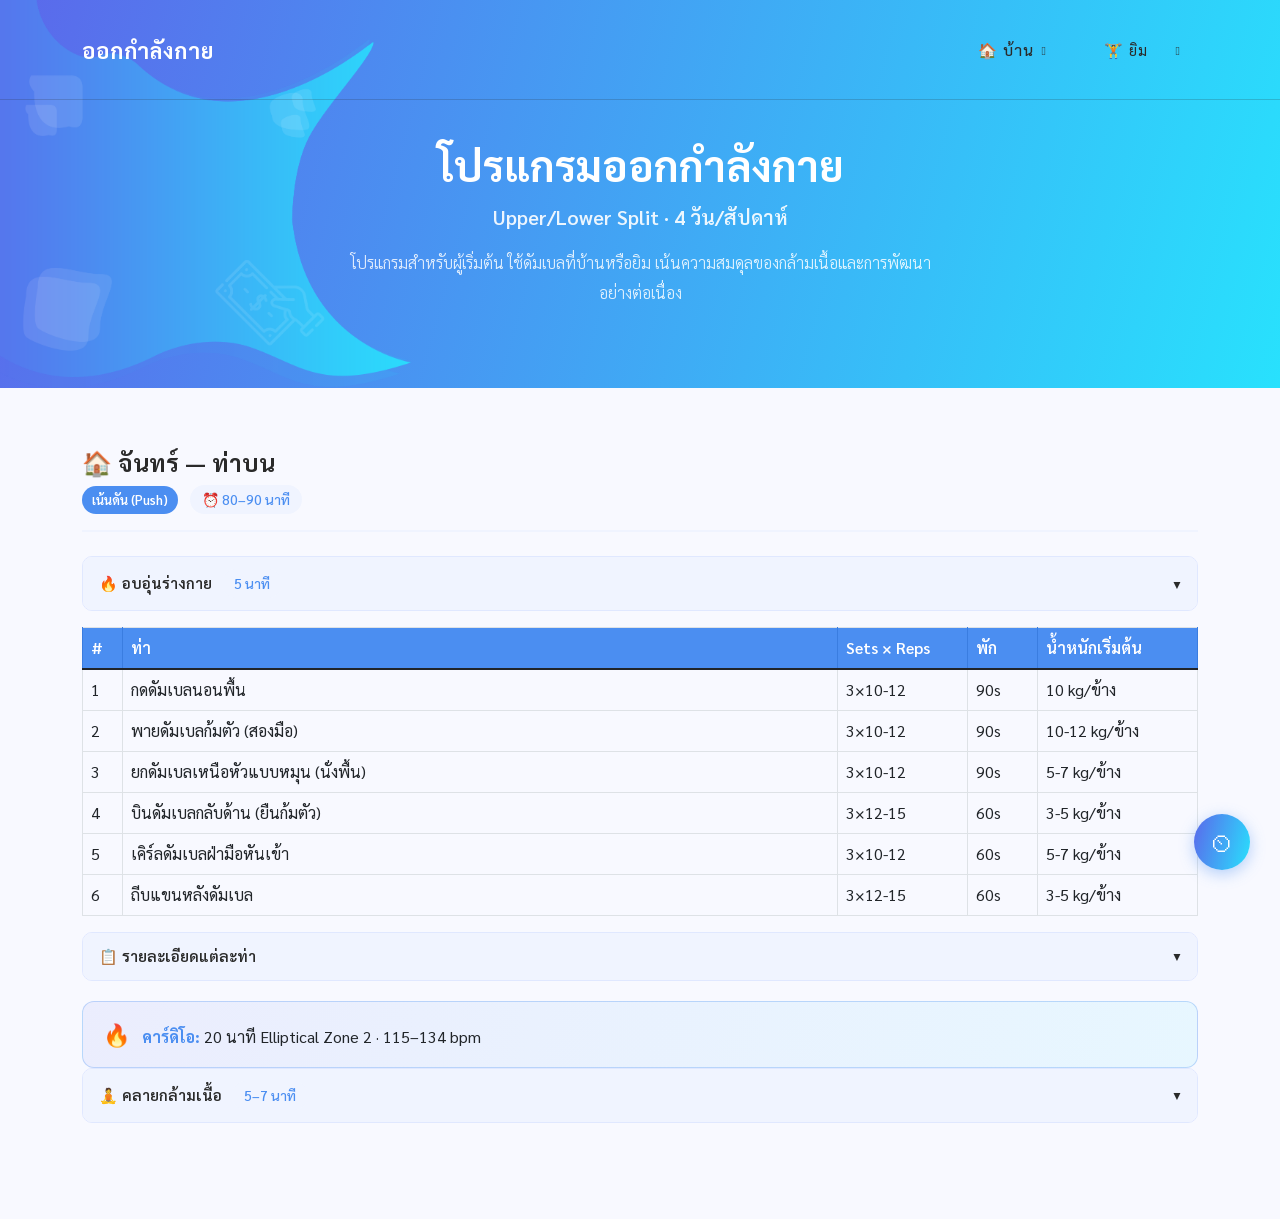
<file: old-version/index.html>
<!DOCTYPE html>
<html lang="th">

<head>
  <meta charset="UTF-8">
  <meta name="viewport" content="width=device-width, initial-scale=1, shrink-to-fit=no">
  <meta name="description" content="โปรแกรมออกกำลังกาย Upper/Lower Split 4 วัน/สัปดาห์">
  <link rel="preconnect" href="https://fonts.googleapis.com">
  <link rel="preconnect" href="https://fonts.gstatic.com" crossorigin>
  <link href="https://fonts.googleapis.com/css2?family=Sarabun:wght@300;400;500;600;700&family=Roboto:wght@100;300;400;500;700;900&display=swap" rel="stylesheet">

  <title>โปรแกรมออกกำลังกาย</title>

  <!-- Bootstrap core CSS -->
  <link href="vendor/bootstrap/css/bootstrap.min.css" rel="stylesheet">

  <!-- Additional CSS Files -->
  <link rel="stylesheet" href="assets/css/templatemo-chain-app-dev.css">
  <link rel="stylesheet" href="assets/css/animated.css">

  <style>
    body {
      font-family: 'Sarabun', 'Roboto', sans-serif;
    }

    /* ── Day Panels ── */
    .day-panel {
      display: none;
    }
    .day-panel.active {
      display: block;
    }

    /* ── Focus Badges ── */
    .badge-push {
      background: #4b8ef1;
      color: white;
      padding: 4px 10px;
      border-radius: 20px;
      font-size: 13px;
      font-weight: 600;
      display: inline-block;
    }
    .badge-pull {
      background: #5bc0de;
      color: white;
      padding: 4px 10px;
      border-radius: 20px;
      font-size: 13px;
      font-weight: 600;
      display: inline-block;
    }
    .badge-lower {
      background: #28a745;
      color: white;
      padding: 4px 10px;
      border-radius: 20px;
      font-size: 13px;
      font-weight: 600;
      display: inline-block;
    }
    .badge-lower-hip {
      background: #e67e22;
      color: white;
      padding: 4px 10px;
      border-radius: 20px;
      font-size: 13px;
      font-weight: 600;
      display: inline-block;
    }

    /* ── Duration Chip ── */
    .duration-chip {
      background: #f0f4ff;
      color: #4b8ef1;
      border-radius: 20px;
      padding: 4px 12px;
      font-size: 14px;
      display: inline-block;
      font-weight: 500;
    }

    /* ── Cardio Card ── */
    .cardio-card {
      background: linear-gradient(105deg, rgba(91,104,235,0.08) 0%, rgba(40,225,253,0.08) 100%);
      border: 1px solid rgba(75,142,241,0.3);
      border-radius: 12px;
      padding: 16px 20px;
      margin-top: 20px;
    }
    .cardio-card .cardio-icon {
      font-size: 22px;
      margin-right: 8px;
    }
    .cardio-card strong {
      color: #4b8ef1;
    }

    /* ── Exercise Table ── */
    .exercise-table thead th {
      background: #4b8ef1;
      color: white;
      border-color: #3a7de0;
      font-weight: 600;
    }
    .exercise-table tbody tr:hover {
      background: #f0f4ff;
    }
    .exercise-table td {
      vertical-align: middle;
    }

    /* ── Day Panel Header ── */
    .day-panel-header {
      border-bottom: 2px solid #f0f4ff;
      padding-bottom: 16px;
      margin-bottom: 24px;
    }
    .day-panel-header h3 {
      font-size: 24px;
      font-weight: 700;
      color: #2a2a2a;
      margin-bottom: 8px;
    }

    /* ── Hero overrides ── */
    .main-banner {
      background: linear-gradient(105deg, rgba(91,104,235,1) 0%, rgba(40,225,253,1) 100%);
      padding: 140px 0 80px;
      text-align: center;
    }
    .main-banner h1 {
      color: #fff;
      font-size: 42px;
      font-weight: 700;
      margin-bottom: 12px;
    }
    .main-banner .subtitle {
      color: rgba(255,255,255,0.9);
      font-size: 20px;
      font-weight: 600;
      margin-bottom: 16px;
    }
    .main-banner p {
      color: rgba(255,255,255,0.85);
      font-size: 16px;
      max-width: 600px;
      margin: 0 auto;
    }

    /* ── Workout Section ── */
    #workout-section {
      padding: 60px 0 80px;
      background: #f8f9ff;
      min-height: 60vh;
    }

    /* ── Logo text ── */
    .logo-text {
      font-size: 22px;
      font-weight: 700;
      color: #fff !important;
      text-decoration: none;
      letter-spacing: 1px;
    }
    .background-header .logo-text {
      color: #1e1e1e !important;
    }

    /* ── Rest Timer ── */
    .rest-timer {
      position: fixed;
      bottom: 30px;
      right: 30px;
      z-index: 9999;
    }
    .timer-bubble {
      width: 56px;
      height: 56px;
      border-radius: 50%;
      background: linear-gradient(105deg, rgba(91,104,235,1) 0%, rgba(40,225,253,1) 100%);
      display: flex;
      align-items: center;
      justify-content: center;
      cursor: pointer;
      font-size: 24px;
      color: white;
      box-shadow: 0 4px 15px rgba(75,142,241,0.4);
      transition: transform 0.2s;
    }
    .timer-bubble:hover {
      transform: scale(1.1);
    }
    .timer-card {
      background: white;
      border-radius: 16px;
      padding: 20px;
      box-shadow: 0 8px 30px rgba(0,0,0,0.15);
      margin-bottom: 10px;
      min-width: 220px;
      text-align: center;
      display: none;
    }
    .timer-card h6 {
      font-size: 13px;
      font-weight: 700;
      color: #888;
      text-transform: uppercase;
      letter-spacing: 1px;
      margin-bottom: 4px;
    }
    .timer-display {
      font-size: 48px;
      font-weight: 700;
      color: #4b8ef1;
      font-family: monospace;
      margin: 10px 0;
      line-height: 1;
    }
    .timer-done {
      color: #28a745 !important;
      animation: pulse 0.5s infinite;
    }
    @keyframes pulse {
      0%, 100% { opacity: 1; }
      50% { opacity: 0.5; }
    }
    .timer-presets {
      display: flex;
      gap: 8px;
      justify-content: center;
      margin-bottom: 12px;
    }
    .timer-presets button {
      border: 2px solid #4b8ef1;
      background: transparent;
      color: #4b8ef1;
      border-radius: 20px;
      padding: 4px 14px;
      font-size: 13px;
      font-weight: 600;
      cursor: pointer;
      transition: all 0.2s;
    }
    .timer-presets button:hover,
    .timer-presets button.active-preset {
      background: #4b8ef1;
      color: white;
    }
    .timer-controls {
      display: flex;
      gap: 6px;
      justify-content: center;
    }
    .timer-controls button {
      border: none;
      border-radius: 8px;
      padding: 6px 14px;
      font-size: 13px;
      font-weight: 600;
      cursor: pointer;
      transition: opacity 0.2s;
    }
    .btn-start  { background: #4b8ef1; color: white; }
    .btn-pause  { background: #ffc107; color: #333; }
    .btn-reset  { background: #e9ecef; color: #555; }
    .timer-controls button:hover { opacity: 0.85; }

    /* ── Nav active state for day selectors ── */
    .nav li.submenu > a.nav-day-active {
      color: #4b8ef1 !important;
    }

    @media (max-width: 767px) {

      /* ── Static nav — hide hamburger, always show nav ── */
      .header-area .menu-trigger {
        display: none !important;
      }
      .header-area .main-nav .nav,
      .header-area .main-nav .nav[style] {
        display: flex !important;
        flex-wrap: wrap;
        justify-content: center;
        float: none !important;
        width: 100% !important;
        margin-top: 0 !important;
        padding: 0;
      }
      .header-area .main-nav .nav li {
        width: auto !important;
        background: transparent !important;
        border-bottom: none !important;
        padding-left: 10px !important;
        padding-right: 10px !important;
      }
      .header-area .main-nav .nav li a {
        height: auto !important;
        line-height: normal !important;
        background: transparent !important;
        color: #fff !important;
        padding: 6px 4px !important;
        font-size: 14px;
      }
      .background-header .main-nav .nav li a {
        color: #1e1e1e !important;
      }
      .header-area {
        height: auto !important;
        padding-bottom: 10px;
      }
      .header-area .logo {
        margin-left: 0 !important;
      }
      .background-header .main-nav .nav {
        margin-top: 10px !important;
      }

      /* Hero */
      .main-banner {
        padding: 100px 0 50px !important;
      }
      .main-banner h1 {
        font-size: 28px !important;
      }
      .main-banner .subtitle {
        font-size: 16px !important;
      }
      .main-banner p {
        font-size: 14px !important;
      }

      /* Workout section */
      #workout-section {
        padding: 30px 0 50px !important;
      }

      /* Day panel header */
      .day-panel-header h3 {
        font-size: 18px !important;
      }
      .badge-push, .badge-pull, .badge-lower, .badge-lower-hip {
        font-size: 11px;
        padding: 3px 8px;
      }
      .duration-chip {
        font-size: 12px;
        padding: 3px 8px;
      }

      /* Exercise table — smaller font, hide weight column */
      .exercise-table {
        font-size: 13px;
      }
      .exercise-table th:last-child,
      .exercise-table td:last-child {
        display: none;
      }

      /* Cardio card */
      .cardio-card {
        font-size: 13px;
        padding: 12px 14px;
      }

      /* Rest timer — smaller bubble, card doesn't overflow */
      .rest-timer {
        bottom: 16px;
        right: 16px;
      }
      .timer-bubble {
        width: 46px;
        height: 46px;
        font-size: 20px;
      }
      .timer-card {
        min-width: 180px;
        padding: 14px;
      }
      .timer-display {
        font-size: 38px;
      }
    }

    /* ── Collapsible detail sections ── */
    .detail-section {
      margin-bottom: 16px;
      border: 1px solid #e0e8ff;
      border-radius: 10px;
      overflow: hidden;
    }
    .detail-toggle {
      width: 100%;
      background: #f0f4ff;
      border: none;
      padding: 12px 16px;
      text-align: left;
      font-family: inherit;
      font-size: 15px;
      font-weight: 600;
      color: #2a2a2a;
      cursor: pointer;
      display: flex;
      align-items: center;
      gap: 10px;
    }
    .detail-toggle:hover { background: #e4eaff; }
    .toggle-arrow { margin-left: auto; font-size: 12px; transition: transform 0.2s; }
    .detail-toggle.open .toggle-arrow { transform: rotate(180deg); }
    .detail-body { padding: 16px; background: white; }
    .detail-list { padding-left: 24px; margin: 0; list-style-type: decimal; }
    .detail-list li { margin-bottom: 6px; line-height: 1.6; display: list-item; }

    /* ── Exercise detail cards ── */
    .ex-detail-card {
      border: 1px solid #e8f0ff;
      border-radius: 8px;
      margin-bottom: 12px;
      overflow: hidden;
    }
    .ex-detail-card:last-child { margin-bottom: 0; }
    .ex-detail-header {
      background: linear-gradient(90deg, #f0f4ff, #fff);
      padding: 10px 14px;
      display: flex;
      align-items: baseline;
      gap: 10px;
      flex-wrap: wrap;
    }
    .ex-num {
      background: #4b8ef1;
      color: white;
      border-radius: 50%;
      width: 22px;
      height: 22px;
      display: inline-flex;
      align-items: center;
      justify-content: center;
      font-size: 12px;
      font-weight: 700;
      flex-shrink: 0;
    }
    .ex-name { font-weight: 700; color: #2a2a2a; font-size: 14px; }
    .muscle-tag { font-size: 12px; color: #666; margin-left: auto; }
    .ex-detail-card .detail-list { padding: 12px 14px 0 38px; list-style-type: decimal; }
    .tip-box {
      margin: 10px 14px 12px;
      background: #f8fff8;
      border-left: 3px solid #28a745;
      padding: 8px 12px;
      font-size: 13px;
      border-radius: 0 6px 6px 0;
      line-height: 1.5;
    }
    .tip-box.warn { background: #fffbf0; border-left-color: #ffc107; }

    @media (max-width: 767px) {
      .detail-toggle { font-size: 14px; padding: 10px 12px; }
      .ex-name { font-size: 13px; }
      .muscle-tag { font-size: 11px; }
    }
  </style>
</head>

<body>

  <!-- Preloader -->
  <div id="js-preloader" class="js-preloader">
    <div class="preloader-inner">
      <span class="dot"></span>
      <div class="dots">
        <span></span>
        <span></span>
        <span></span>
      </div>
    </div>
  </div>

  <!-- Header -->
  <header class="header-area header-sticky wow slideInDown" data-wow-duration="0.75s" data-wow-delay="0s">
    <div class="container">
      <div class="row">
        <div class="col-12">
          <nav class="main-nav">
            <!-- Logo -->
            <a href="index.html" class="logo logo-text">ออกกำลังกาย</a>

            <!-- Menu -->
            <ul class="nav">
              <!-- Home dropdown -->
              <li class="submenu">
                <a href="#">&#127968; บ้าน <i class="fa fa-angle-down" aria-hidden="true"></i></a>
                <ul>
                  <li><a href="#" onclick="showDay('home','monday');return false;">จันทร์ &ndash; Upper Push</a></li>
                  <li><a href="#" onclick="showDay('home','tuesday');return false;">อังคาร &ndash; Lower Quad</a></li>
                  <li><a href="#" onclick="showDay('home','thursday');return false;">พฤหัสบดี &ndash; Upper Pull</a></li>
                  <li><a href="#" onclick="showDay('home','friday');return false;">ศุกร์ &ndash; Lower Hip</a></li>
                </ul>
              </li>
              <!-- Gym dropdown -->
              <li class="submenu">
                <a href="#">&#127947; ยิม <i class="fa fa-angle-down" aria-hidden="true"></i></a>
                <ul>
                  <li><a href="#" onclick="showDay('gym','monday');return false;">จันทร์ &ndash; Upper A</a></li>
                  <li><a href="#" onclick="showDay('gym','tuesday');return false;">อังคาร &ndash; Lower A</a></li>
                  <li><a href="#" onclick="showDay('gym','thursday');return false;">พฤหัสบดี &ndash; Upper B</a></li>
                  <li><a href="#" onclick="showDay('gym','friday');return false;">ศุกร์ &ndash; Lower B</a></li>
                </ul>
              </li>
            </ul>

            <a class="menu-trigger">
              <span>Menu</span>
            </a>
          </nav>
        </div>
      </div>
    </div>
  </header>

  <!-- Hero Banner -->
  <div class="main-banner" id="top">
    <div class="container">
      <h1>โปรแกรมออกกำลังกาย</h1>
      <p class="subtitle">Upper/Lower Split &middot; 4 วัน/สัปดาห์</p>
      <p>โปรแกรมสำหรับผู้เริ่มต้น ใช้ดัมเบลที่บ้านหรือยิม เน้นความสมดุลของกล้ามเนื้อและการพัฒนาอย่างต่อเนื่อง</p>
    </div>
  </div>

  <!-- Workout Day Panels Section -->
  <section class="section" id="workout-section">
    <div class="container">

      <!-- ══════════════════════════════════════════════
           HOME · MONDAY  (จันทร์ — ท่าบน เน้นดัน)
      ══════════════════════════════════════════════ -->
      <div id="panel-home-monday" class="day-panel">
        <div class="day-panel-header">
          <h3>&#127968; จันทร์ &mdash; ท่าบน</h3>
          <span class="badge-push">เน้นดัน (Push)</span>
          &nbsp;
          <span class="duration-chip">&#9200; 80–90 นาที</span>
        </div>

        <div class="detail-section">
          <button class="detail-toggle" onclick="toggleSection(this)">
            🔥 อบอุ่นร่างกาย <span class="duration-chip">5 นาที</span>
            <span class="toggle-arrow">▼</span>
          </button>
          <div class="detail-body" style="display:none">
            <ol class="detail-list">
              <li><strong>หมุนข้อต่อ</strong> — หมุนคอ ไหล่ ข้อศอก ข้อมือ สะโพก เข่า ข้อเท้า วนทั้งซ้ายและขวา (30 วินาที)</li>
              <li><strong>ยืดแมว-วัว</strong> — คุกเข่าสี่ขา สลับแอ่นหลังลง-โก้งหลังขึ้น 8-10 ครั้ง (30 วินาที)</li>
              <li><strong>วนแขน/ดึงยางยืด</strong> — วนแขนใหญ่ๆ หรือดึงยางยืดออกด้านข้าง 15 ครั้ง (30 วินาที)</li>
              <li><strong>สควอทเบาๆ (หนุนส้นเท้า)</strong> — ย่อตัวช้าๆ 10 ครั้ง (1 นาที)</li>
              <li><strong>ฝึกท่าแรกด้วยน้ำหนักเบา</strong> — ใช้ 50% ของน้ำหนักจริง ทำ 10-12 ครั้ง (2 นาที)</li>
            </ol>
          </div>
        </div>

        <div class="table-responsive">
          <table class="table table-bordered exercise-table">
            <thead>
              <tr>
                <th style="width:40px">#</th>
                <th>ท่า</th>
                <th style="width:130px">Sets &times; Reps</th>
                <th style="width:70px">พัก</th>
                <th style="width:160px">น้ำหนักเริ่มต้น</th>
              </tr>
            </thead>
            <tbody>
              <tr><td>1</td><td>กดดัมเบลนอนพื้น</td><td>3&times;10-12</td><td>90s</td><td>10 kg/ข้าง</td></tr>
              <tr><td>2</td><td>พายดัมเบลก้มตัว (สองมือ)</td><td>3&times;10-12</td><td>90s</td><td>10-12 kg/ข้าง</td></tr>
              <tr><td>3</td><td>ยกดัมเบลเหนือหัวแบบหมุน (นั่งพื้น)</td><td>3&times;10-12</td><td>90s</td><td>5-7 kg/ข้าง</td></tr>
              <tr><td>4</td><td>บินดัมเบลกลับด้าน (ยืนก้มตัว)</td><td>3&times;12-15</td><td>60s</td><td>3-5 kg/ข้าง</td></tr>
              <tr><td>5</td><td>เคิร์ลดัมเบลฝ่ามือหันเข้า</td><td>3&times;10-12</td><td>60s</td><td>5-7 kg/ข้าง</td></tr>
              <tr><td>6</td><td>ถีบแขนหลังดัมเบล</td><td>3&times;12-15</td><td>60s</td><td>3-5 kg/ข้าง</td></tr>
            </tbody>
          </table>
        </div>

        <div class="detail-section">
          <button class="detail-toggle" onclick="toggleSection(this)">
            📋 รายละเอียดแต่ละท่า
            <span class="toggle-arrow">▼</span>
          </button>
          <div class="detail-body" style="display:none">
            <div class="ex-detail-card">
              <div class="ex-detail-header">
                <span class="ex-num">1</span>
                <span class="ex-name">กดดัมเบลนอนพื้น (DB Floor Press)</span>
                <span class="muscle-tag">กล้ามเนื้อหลัก: อก, ต้นแขนหลัง</span>
              </div>
              <ol class="detail-list">
                <li>นอนหงายบนพื้น งอเข่าขึ้น ฝ่าเท้าวางราบ</li>
                <li>ถือดัมเบลทั้งสองมือ ยกขึ้นเหนืออก แขนตั้งตรง ฝ่ามือหันไปทางเท้า</li>
                <li>ค่อยๆ งอศอกลง ปล่อยดัมเบลลงช้าๆ จนข้อศอกแตะพื้นเบาๆ (2 วินาที)</li>
                <li>หยุดค้าง 1 วินาทีเมื่อศอกแตะพื้น</li>
                <li>ดันดัมเบลขึ้นกลับไปจุดเริ่มต้น เกร็งหน้าอก (2 วินาที)</li>
                <li>หายใจเข้าตอนลง หายใจออกตอนดันขึ้น</li>
              </ol>
              <div class="tip-box">💡 จุดสำคัญ: พื้นช่วยจำกัดไม่ให้ศอกงอลึกเกินไป ลดแรงกดที่ข้อศอก</div>
            </div>
            <div class="ex-detail-card">
              <div class="ex-detail-header">
                <span class="ex-num">2</span>
                <span class="ex-name">พายดัมเบลก้มตัว (DB Bent-Over Row)</span>
                <span class="muscle-tag">กล้ามเนื้อหลัก: หลัง, กลางหลัง</span>
              </div>
              <ol class="detail-list">
                <li>ยืนเท้ากว้างเท่าไหล่ ถือดัมเบลทั้งสองมือ</li>
                <li>งอเข่าเล็กน้อย ก้มตัวไปข้างหน้าประมาณ 45 องศา หลังตรง</li>
                <li>ปล่อยแขนห้อยลงตรงๆ ดัมเบลอยู่ใต้อก</li>
                <li>ดึงดัมเบลขึ้นมาข้างลำตัว โดยบีบสะบักเข้าหากัน (2 วินาที)</li>
                <li>ค้างด้านบน 1 วินาที เกร็งหลัง</li>
                <li>ค่อยๆ ปล่อยลง (2 วินาที) กลับจุดเริ่มต้น</li>
              </ol>
              <div class="tip-box">💡 จุดสำคัญ: ดึงด้วยหลัง ไม่ใช่แขน นึกว่า "ดึงศอกกลับ" แทน "ยกมือขึ้น"</div>
            </div>
            <div class="ex-detail-card">
              <div class="ex-detail-header">
                <span class="ex-num">3</span>
                <span class="ex-name">ยกดัมเบลเหนือหัวแบบหมุน (DB Arnold Press)</span>
                <span class="muscle-tag">กล้ามเนื้อหลัก: ไหล่ทั้ง 3 ส่วน</span>
              </div>
              <ol class="detail-list">
                <li>นั่งพื้น หลังตรง (พิงผนังได้)</li>
                <li>ถือดัมเบลยกขึ้นระดับหน้า ฝ่ามือหันเข้าหาตัว ศอกงออยู่หน้าอก</li>
                <li>ค่อยๆ กางศอกออกด้านข้างพร้อมหมุนฝ่ามือออก แล้วดันขึ้นเหนือหัว (2 วินาที)</li>
                <li>ตอนดันสุด ฝ่ามือหันออกจากตัว แขนเกือบตรง (อย่าล็อกศอก)</li>
                <li>ค้าง 1 วินาที</li>
                <li>ค่อยๆ ปล่อยลงโดยหมุนกลับ ฝ่ามือกลับมาหันเข้าหาตัว (2 วินาที)</li>
              </ol>
              <div class="tip-box">💡 จุดสำคัญ: การหมุนช่วยกระจายแรงให้ไหล่ค่อยเป็นค่อยไป ไม่กระชากข้อศอก</div>
            </div>
            <div class="ex-detail-card">
              <div class="ex-detail-header">
                <span class="ex-num">4</span>
                <span class="ex-name">บินดัมเบลกลับด้าน (DB Reverse Fly)</span>
                <span class="muscle-tag">กล้ามเนื้อหลัก: ไหล่ด้านหลัง, กลางหลังส่วนบน</span>
              </div>
              <ol class="detail-list">
                <li>ยืนเท้ากว้างเท่าไหล่ งอเข่าเล็กน้อย ก้มตัว 45 องศา หลังตรง</li>
                <li>ถือดัมเบลห้อยลงตรงๆ ใต้อก ฝ่ามือหันเข้าหากัน ศอกงอเล็กน้อย</li>
                <li>กางแขนออกด้านข้างเหมือนนกกางปีก จนแขนขนานพื้น (2 วินาที)</li>
                <li>ค้างด้านบน 1 วินาที บีบสะบักเข้าหากัน</li>
                <li>ค่อยๆ ปล่อยลงช้าๆ (2 วินาที)</li>
              </ol>
              <div class="tip-box">💡 จุดสำคัญ: ใช้น้ำหนักเบา ศอกงอเล็กน้อยค้างไว้ตลอด ไม่แกว่งตัว</div>
            </div>
            <div class="ex-detail-card">
              <div class="ex-detail-header">
                <span class="ex-num">5</span>
                <span class="ex-name">เคิร์ลดัมเบลฝ่ามือหันเข้า (DB Hammer Curl)</span>
                <span class="muscle-tag">กล้ามเนื้อหลัก: ต้นแขนหน้า, แขนท่อนล่าง</span>
              </div>
              <ol class="detail-list">
                <li>ยืนตรง เท้ากว้างเท่าไหล่ ถือดัมเบล แขนห้อยข้างลำตัว</li>
                <li>ฝ่ามือหันเข้าหากัน (เหมือนถือค้อน) — ค้างตำแหน่งนี้ตลอด</li>
                <li>งอศอกยกดัมเบลขึ้นมาใกล้ไหล่ ข้อศอกแนบลำตัว ไม่แกว่ง (2 วินาที)</li>
                <li>ค้างด้านบน 1 วินาที เกร็งหน้าแขน</li>
                <li>ค่อยๆ ปล่อยลง (2 วินาที)</li>
              </ol>
              <div class="tip-box">💡 จุดสำคัญ: แขนท่อนบนแนบลำตัวตลอด ให้ศอกเป็นจุดหมุน ห้ามแกว่งตัวช่วย</div>
            </div>
            <div class="ex-detail-card">
              <div class="ex-detail-header">
                <span class="ex-num">6</span>
                <span class="ex-name">ถีบแขนหลังดัมเบล (DB Tricep Kickback)</span>
                <span class="muscle-tag">กล้ามเนื้อหลัก: ต้นแขนหลัง</span>
              </div>
              <ol class="detail-list">
                <li>ยืนก้มตัวไปข้างหน้า งอเข่าเล็กน้อย (หรือวางมือข้างหนึ่งบนเก้าอี้)</li>
                <li>ถือดัมเบล งอศอก 90 องศา แขนท่อนบนขนานพื้น ข้อศอกแนบลำตัว</li>
                <li>เหยียดแขนตรงไปด้านหลังช้าๆ จนแขนตรง (2 วินาที)</li>
                <li>ค้างตอนแขนตรง 1 วินาที เกร็งหลังแขน</li>
                <li>ค่อยๆ งอศอกกลับมา 90 องศา (2 วินาที)</li>
              </ol>
              <div class="tip-box">💡 จุดสำคัญ: แขนท่อนบนอยู่นิ่งตลอด ขยับแค่แขนท่อนล่าง (ศอกเป็นจุดหมุน)</div>
            </div>
          </div>
        </div>

        <div class="cardio-card">
          <span class="cardio-icon">&#128293;</span>
          <strong>คาร์ดิโอ:</strong> 20 นาที Elliptical Zone 2 &middot; 115–134 bpm
        </div>

        <div class="detail-section">
          <button class="detail-toggle" onclick="toggleSection(this)">
            🧘 คลายกล้ามเนื้อ <span class="duration-chip">5–7 นาที</span>
            <span class="toggle-arrow">▼</span>
          </button>
          <div class="detail-body" style="display:none">
            <ol class="detail-list">
              <li><strong>ยืดหน้าอก</strong> — ยืนข้างกำแพง วางมือบนกำแพง ศอกสูงเท่าไหล่ หมุนตัวออกจนรู้สึกตึงหน้าอก (ทำทั้งสองข้าง)</li>
              <li><strong>ยืดหลัง (กอดเข่า)</strong> — นั่งพื้น ดึงเข่าทั้งสองข้างเข้าหาอก ม้วนหลังเล็กน้อย รู้สึกยืดหลังส่วนบน</li>
              <li><strong>ยืดไหล่</strong> — ดึงแขนข้างหนึ่งพาดผ่านหน้าอก ใช้มืออีกข้างกดแขนเข้าหาตัว (ทำทั้งสองข้าง)</li>
              <li><strong>ยืดต้นแขนหลัง</strong> — ยกแขนขึ้นเหนือหัว งอศอกให้มือไปอยู่หลังหัว ใช้มืออีกข้างดันศอกเบาๆ (ทำทั้งสองข้าง)</li>
              <li><strong>ยืดต้นแขนหน้า</strong> — ยืนหน้ากำแพง วางฝ่ามือบนกำแพง นิ้วชี้ลง ค่อยๆ ถอยตัวออกจนรู้สึกตึงหน้าแขน (ทำทั้งสองข้าง)</li>
              <li><strong>ยืดคอ</strong> — เอียงหัวไปด้านข้าง หูเข้าหาไหล่ ใช้มือกดเบาๆ (ทำทั้งซ้ายขวา + ก้มหน้าลง)</li>
            </ol>
          </div>
        </div>
      </div>

      <!-- ══════════════════════════════════════════════
           HOME · TUESDAY  (อังคาร — ท่าล่าง เน้นต้นขาหน้า)
      ══════════════════════════════════════════════ -->
      <div id="panel-home-tuesday" class="day-panel">
        <div class="day-panel-header">
          <h3>&#127968; อังคาร &mdash; ท่าล่าง</h3>
          <span class="badge-lower">เน้นต้นขาหน้า (Quad)</span>
          &nbsp;
          <span class="duration-chip">&#9200; 80–90 นาที</span>
        </div>

        <div class="detail-section">
          <button class="detail-toggle" onclick="toggleSection(this)">
            🔥 อบอุ่นร่างกาย <span class="duration-chip">5 นาที</span>
            <span class="toggle-arrow">▼</span>
          </button>
          <div class="detail-body" style="display:none">
            <ol class="detail-list">
              <li><strong>หมุนข้อต่อ</strong> — หมุนคอ ไหล่ ข้อศอก ข้อมือ สะโพก เข่า ข้อเท้า วนทั้งซ้ายและขวา (30 วินาที)</li>
              <li><strong>ยืดแมว-วัว</strong> — คุกเข่าสี่ขา สลับแอ่นหลังลง-โก้งหลังขึ้น 8-10 ครั้ง (30 วินาที)</li>
              <li><strong>วนแขน/ดึงยางยืด</strong> — วนแขนใหญ่ๆ หรือดึงยางยืดออกด้านข้าง 15 ครั้ง (30 วินาที)</li>
              <li><strong>สควอทเบาๆ (หนุนส้นเท้า)</strong> — ย่อตัวช้าๆ 10 ครั้ง (1 นาที)</li>
              <li><strong>ฝึกท่าแรกด้วยน้ำหนักเบา</strong> — ใช้ 50% ของน้ำหนักจริง ทำ 10-12 ครั้ง (2 นาที)</li>
            </ol>
          </div>
        </div>

        <div class="table-responsive">
          <table class="table table-bordered exercise-table">
            <thead>
              <tr>
                <th style="width:40px">#</th>
                <th>ท่า</th>
                <th style="width:130px">Sets &times; Reps</th>
                <th style="width:70px">พัก</th>
                <th style="width:160px">น้ำหนักเริ่มต้น</th>
              </tr>
            </thead>
            <tbody>
              <tr><td>1</td><td>สควอทแบบอุ้มดัมเบล (หนุนส้นเท้า)</td><td>3&times;10-12</td><td>90s</td><td>22 kg (ดัมเบลเดียว)</td></tr>
              <tr><td>2</td><td>ยกดัมเบลจากพื้นแบบขาตึง (RDL)</td><td>3&times;10-12</td><td>90s</td><td>15 kg/ข้าง</td></tr>
              <tr><td>3</td><td>ยกสะโพกนอนพื้น (ดัมเบลบนสะโพก)</td><td>3&times;12-15</td><td>60s</td><td>10-15 kg</td></tr>
              <tr><td>4</td><td>สควอทขากว้าง (ดัมเบลเดียว)</td><td>3&times;12-15</td><td>60s</td><td>15-20 kg</td></tr>
              <tr><td>5</td><td>ยกส้นเท้ายืน (ดัมเบลสองมือ)</td><td>3&times;15-20</td><td>60s</td><td>10-12 kg/ข้าง</td></tr>
              <tr><td>6</td><td>แมลงตาย (Dead Bug)</td><td>3&times;10/ข้าง</td><td>60s</td><td>ไม่ใช้น้ำหนัก</td></tr>
            </tbody>
          </table>
        </div>

        <div class="detail-section">
          <button class="detail-toggle" onclick="toggleSection(this)">
            📋 รายละเอียดแต่ละท่า
            <span class="toggle-arrow">▼</span>
          </button>
          <div class="detail-body" style="display:none">
            <div class="ex-detail-card">
              <div class="ex-detail-header">
                <span class="ex-num">1</span>
                <span class="ex-name">สควอทแบบอุ้มดัมเบล (DB Goblet Squat)</span>
                <span class="muscle-tag">กล้ามเนื้อหลัก: ต้นขาหน้า, ก้น</span>
              </div>
              <ol class="detail-list">
                <li>หนุนส้นเท้าสูง ~2-3cm (แผ่นน้ำหนัก หนังสือเล่มหนา หรือของแข็ง)</li>
                <li>ยืนเท้ากว้างกว่าไหล่เล็กน้อย ปลายเท้าชี้ออกเล็กน้อย ส้นเท้าวางบนที่หนุน</li>
                <li>ถือดัมเบลตั้งขึ้น อุ้มไว้ที่หน้าอก มือจับหัวดัมเบลด้านบน</li>
                <li>ค่อยๆ ย่อตัวลง ดันก้นไปข้างหลัง เข่าชี้ไปทิศเดียวกับปลายเท้า (2 วินาที)</li>
                <li>ย่อลงจนต้นขาขนานพื้น (หรือลงได้เท่าที่สบาย) ค้าง 1 วินาที</li>
                <li>ดันตัวขึ้นกลับท่ายืน เกร็งต้นขาและก้น (2 วินาที)</li>
              </ol>
              <div class="tip-box">💡 จุดสำคัญ: หนุนส้นเท้าช่วยให้ย่อตัวได้ลึกขึ้นโดยไม่ต้องงอข้อเท้ามาก เหมาะกับข้อเท้าซ้าย</div>
            </div>
            <div class="ex-detail-card">
              <div class="ex-detail-header">
                <span class="ex-num">2</span>
                <span class="ex-name">ยกดัมเบลจากพื้นแบบขาตึง (DB Romanian Deadlift)</span>
                <span class="muscle-tag">กล้ามเนื้อหลัก: ต้นขาหลัง, ก้น</span>
              </div>
              <ol class="detail-list">
                <li>ยืนเท้ากว้างเท่าสะโพก ถือดัมเบลสองมือหน้าต้นขา ฝ่ามือหันเข้าหาตัว</li>
                <li>งอเข่าเล็กน้อย (แล้วล็อกไว้ ไม่งอเพิ่ม)</li>
                <li>ค่อยๆ ก้มตัวไปข้างหน้า ดันก้นไปข้างหลัง ดัมเบลเลื่อนลงตามขา หลังตรงตลอด (2 วินาที)</li>
                <li>ก้มลงจนรู้สึกตึงต้นขาหลัง (ประมาณดัมเบลถึงระดับหน้าแข้ง) ค้าง 1 วินาที</li>
                <li>เกร็งก้นดันสะโพกไปข้างหน้า ยืดตัวขึ้นกลับท่ายืน (2 วินาที)</li>
              </ol>
              <div class="tip-box">💡 จุดสำคัญ: นี่คือท่าก้มตัว ไม่ใช่ท่าย่อตัว เข่าแค่งอนิดเดียวแล้วค้างไว้ ให้ส่วนก้มมาจากสะโพก</div>
            </div>
            <div class="ex-detail-card">
              <div class="ex-detail-header">
                <span class="ex-num">3</span>
                <span class="ex-name">ยกสะโพกนอนพื้น (Glute Bridge)</span>
                <span class="muscle-tag">กล้ามเนื้อหลัก: ก้น</span>
              </div>
              <ol class="detail-list">
                <li>นอนหงายบนพื้น งอเข่าขึ้น ฝ่าเท้าวางราบ เท้ากว้างเท่าสะโพก</li>
                <li>วางดัมเบลบนกระดูกสะโพก (ตรงข้อพับต้นขากับท้อง) ใช้มือประคองดัมเบล</li>
                <li>เกร็งก้น ดันสะโพกขึ้นจนลำตัวตั้งแต่ไหล่ถึงเข่าเป็นเส้นตรง (2 วินาที)</li>
                <li>ค้างด้านบน 1 วินาที บีบก้นให้แน่น</li>
                <li>ค่อยๆ ปล่อยสะโพกลง (2 วินาที)</li>
              </ol>
              <div class="tip-box">💡 จุดสำคัญ: อย่าดันสูงจนหลังแอ่น ให้เป็นเส้นตรงจากไหล่ถึงเข่าพอ</div>
            </div>
            <div class="ex-detail-card">
              <div class="ex-detail-header">
                <span class="ex-num">4</span>
                <span class="ex-name">สควอทขากว้าง (DB Sumo Squat)</span>
                <span class="muscle-tag">กล้ามเนื้อหลัก: ต้นขาหน้า, ต้นขาด้านใน, ก้น</span>
              </div>
              <ol class="detail-list">
                <li>ยืนขากว้างกว่าไหล่มาก ปลายเท้าชี้ออกด้านข้างประมาณ 45 องศา</li>
                <li>ถือดัมเบลตั้งขึ้น สองมือจับหัวดัมเบลด้านบน ห้อยลงตรงกลางตัว</li>
                <li>ค่อยๆ ย่อตัวลง เข่าชี้ไปทิศเดียวกับปลายเท้า หลังตรง (2 วินาที)</li>
                <li>ย่อลงจนต้นขาขนานพื้น ค้าง 1 วินาที</li>
                <li>ดันตัวขึ้น เกร็งต้นขาและก้น (2 วินาที)</li>
              </ol>
              <div class="tip-box">💡 จุดสำคัญ: ขากว้างทำให้ข้อเท้าไม่ต้องงอมาก เหมาะกับข้อเท้าที่มีปัญหา</div>
            </div>
            <div class="ex-detail-card">
              <div class="ex-detail-header">
                <span class="ex-num">5</span>
                <span class="ex-name">ยกส้นเท้ายืน (Standing Calf Raise)</span>
                <span class="muscle-tag">กล้ามเนื้อหลัก: น่อง</span>
              </div>
              <ol class="detail-list">
                <li>ยืนตรง ถือดัมเบลทั้งสองมือห้อยข้างลำตัว เท้ากว้างเท่าสะโพก</li>
                <li>ค่อยๆ เขย่งปลายเท้าขึ้น ยกส้นเท้าให้สูงที่สุดเท่าที่ทำได้ (2 วินาที)</li>
                <li>ค้างด้านบน 1 วินาที เกร็งน่อง</li>
                <li>ค่อยๆ ลดส้นเท้าลง (2 วินาที)</li>
              </ol>
              <div class="tip-box tip-box warn">⚠️ ถ้าเจ็บข้อเท้าซ้าย: ลดช่วงเขย่ง (ไม่ต้องสูงสุด) หรือข้ามท่านี้ไปก่อน</div>
            </div>
            <div class="ex-detail-card">
              <div class="ex-detail-header">
                <span class="ex-num">6</span>
                <span class="ex-name">แมลงตาย (Dead Bug)</span>
                <span class="muscle-tag">กล้ามเนื้อหลัก: หน้าท้อง, แกนกลางลำตัว</span>
              </div>
              <ol class="detail-list">
                <li>นอนหงาย ยกแขนทั้งสองตั้งตรงขึ้นเหนือหน้าอก</li>
                <li>ยกขาขึ้น งอเข่า 90 องศา (ต้นขาตั้งตรง หน้าแข้งขนานพื้น)</li>
                <li>กดหลังส่วนล่างแนบพื้นตลอด (สำคัญมาก)</li>
                <li>ค่อยๆ ยืดแขนขวาไปด้านหลัง (เหนือหัว) พร้อมกับยืดขาซ้ายออกตรง ลงไปใกล้พื้น (แต่ไม่แตะ)</li>
                <li>ค้าง 1 วินาที ดึงกลับมาจุดเริ่มต้น</li>
                <li>สลับข้าง — แขนซ้าย + ขาขวา</li>
              </ol>
              <div class="tip-box">💡 จุดสำคัญ: หลังส่วนล่างต้องแนบพื้นตลอด ถ้าหลังลอย = ท่าผิด ลดช่วงการเคลื่อนไหวลง</div>
            </div>
          </div>
        </div>

        <div class="cardio-card">
          <span class="cardio-icon">&#128293;</span>
          <strong>คาร์ดิโอ:</strong> 20 นาที Elliptical Zone 2 &middot; 115–134 bpm
        </div>

        <div class="detail-section">
          <button class="detail-toggle" onclick="toggleSection(this)">
            🧘 คลายกล้ามเนื้อ <span class="duration-chip">5–7 นาที</span>
            <span class="toggle-arrow">▼</span>
          </button>
          <div class="detail-body" style="display:none">
            <ol class="detail-list">
              <li><strong>ยืดต้นขาหน้า</strong> — ยืนขาเดียว (จับกำแพงช่วยทรงตัว) งอเข่าจับข้อเท้าดึงส้นเท้าเข้าหาก้น รู้สึกตึงต้นขาหน้า (ทำทั้งสองข้าง)</li>
              <li><strong>ยืดต้นขาหลัง</strong> — นั่งพื้น เหยียดขาตรง ก้มตัวเอื้อมมือไปจับปลายเท้า (หรือหน้าแข้ง) ค่อยๆ ก้ม ไม่กระตุก</li>
              <li><strong>ยืดสะโพก (ท่านกพิราบ)</strong> — นั่งพื้น พับขาข้างหนึ่งไว้หน้าตัว เหยียดอีกข้างไปด้านหลัง ค่อยๆ ก้มตัวลง (ถ้าทำไม่ได้ ให้นั่งเก้าอี้ ยกข้อเท้าวางบนเข่าอีกข้าง แล้วกดเข่าลงเบาๆ)</li>
              <li><strong>ยืดน่อง</strong> — ยืนหน้ากำแพง ก้าวเท้าข้างหนึ่งไปด้านหลัง ส้นเท้าแนบพื้น ดันสะโพกไปข้างหน้า (ทำทั้งสองข้าง)</li>
              <li><strong>ยืดหลังส่วนล่าง (ท่าเด็ก)</strong> — คุกเข่า นั่งบนส้นเท้า ก้มตัวเหยียดแขนไปข้างหน้า หน้าผากแตะพื้น ค้าง 20-30 วินาที</li>
            </ol>
          </div>
        </div>
      </div>

      <!-- ══════════════════════════════════════════════
           HOME · THURSDAY  (พฤหัสบดี — ท่าบน เน้นดึง)
      ══════════════════════════════════════════════ -->
      <div id="panel-home-thursday" class="day-panel">
        <div class="day-panel-header">
          <h3>&#127968; พฤหัสบดี &mdash; ท่าบน</h3>
          <span class="badge-pull">เน้นดึง (Pull)</span>
          &nbsp;
          <span class="duration-chip">&#9200; 80–90 นาที</span>
        </div>

        <div class="detail-section">
          <button class="detail-toggle" onclick="toggleSection(this)">
            🔥 อบอุ่นร่างกาย <span class="duration-chip">5 นาที</span>
            <span class="toggle-arrow">▼</span>
          </button>
          <div class="detail-body" style="display:none">
            <ol class="detail-list">
              <li><strong>หมุนข้อต่อ</strong> — หมุนคอ ไหล่ ข้อศอก ข้อมือ สะโพก เข่า ข้อเท้า วนทั้งซ้ายและขวา (30 วินาที)</li>
              <li><strong>ยืดแมว-วัว</strong> — คุกเข่าสี่ขา สลับแอ่นหลังลง-โก้งหลังขึ้น 8-10 ครั้ง (30 วินาที)</li>
              <li><strong>วนแขน/ดึงยางยืด</strong> — วนแขนใหญ่ๆ หรือดึงยางยืดออกด้านข้าง 15 ครั้ง (30 วินาที)</li>
              <li><strong>สควอทเบาๆ (หนุนส้นเท้า)</strong> — ย่อตัวช้าๆ 10 ครั้ง (1 นาที)</li>
              <li><strong>ฝึกท่าแรกด้วยน้ำหนักเบา</strong> — ใช้ 50% ของน้ำหนักจริง ทำ 10-12 ครั้ง (2 นาที)</li>
            </ol>
          </div>
        </div>

        <div class="table-responsive">
          <table class="table table-bordered exercise-table">
            <thead>
              <tr>
                <th style="width:40px">#</th>
                <th>ท่า</th>
                <th style="width:130px">Sets &times; Reps</th>
                <th style="width:70px">พัก</th>
                <th style="width:160px">น้ำหนักเริ่มต้น</th>
              </tr>
            </thead>
            <tbody>
              <tr><td>1</td><td>พายดัมเบลมือเดียว (มือวางพื้น)</td><td>3&times;10-12/ข้าง</td><td>90s</td><td>10-12 kg</td></tr>
              <tr><td>2</td><td>กดดัมเบลนอนพื้น ฝ่ามือหันเข้า</td><td>3&times;10-12</td><td>90s</td><td>10 kg/ข้าง</td></tr>
              <tr><td>3</td><td>ยกดัมเบลออกด้านข้าง</td><td>3&times;12-15</td><td>60s</td><td>3-5 kg/ข้าง</td></tr>
              <tr><td>4</td><td>บินดัมเบลนอนพื้น</td><td>3&times;12-15</td><td>60s</td><td>5-7 kg/ข้าง</td></tr>
              <tr><td>5</td><td>เคิร์ลดัมเบลฝ่ามือหงาย</td><td>3&times;10-12</td><td>60s</td><td>5-7 kg/ข้าง</td></tr>
              <tr><td>6</td><td>ม้วนข้อมือดัมเบล + ม้วนข้อมือกลับด้าน</td><td>2&times;15-20</td><td>60s</td><td>3-5 kg/ข้าง</td></tr>
            </tbody>
          </table>
        </div>

        <div class="detail-section">
          <button class="detail-toggle" onclick="toggleSection(this)">
            📋 รายละเอียดแต่ละท่า
            <span class="toggle-arrow">▼</span>
          </button>
          <div class="detail-body" style="display:none">
            <div class="ex-detail-card">
              <div class="ex-detail-header">
                <span class="ex-num">1</span>
                <span class="ex-name">พายดัมเบลมือเดียว (DB Single-Arm Row)</span>
                <span class="muscle-tag">กล้ามเนื้อหลัก: หลัง, กลางหลัง</span>
              </div>
              <ol class="detail-list">
                <li>คุกเข่าข้างหนึ่ง วางมือข้างเดียวกันบนพื้น (หรือเก้าอี้เตี้ย) หลังตรง</li>
                <li>ขาอีกข้างเหยียดออกด้านข้างเล็กน้อยเพื่อทรงตัว</li>
                <li>มือที่ว่างถือดัมเบล ห้อยลงตรงๆ</li>
                <li>ดึงดัมเบลขึ้นมาข้างลำตัว ศอกชี้ขึ้นเพดาน บีบสะบักเข้า (2 วินาที)</li>
                <li>ค้างด้านบน 1 วินาที ค่อยๆ ปล่อยลง (2 วินาที)</li>
                <li>ทำครบจำนวนแล้วสลับข้าง</li>
              </ol>
              <div class="tip-box">💡 จุดสำคัญ: ลำตัวอยู่นิ่ง ไม่บิดตาม ดึงด้วยหลัง ไม่ใช่แขน</div>
            </div>
            <div class="ex-detail-card">
              <div class="ex-detail-header">
                <span class="ex-num">2</span>
                <span class="ex-name">กดดัมเบลนอนพื้น ฝ่ามือหันเข้า (DB Floor Press — Neutral Grip)</span>
                <span class="muscle-tag">กล้ามเนื้อหลัก: อก, ต้นแขนหลัง</span>
              </div>
              <ol class="detail-list">
                <li>นอนหงายบนพื้น งอเข่าขึ้น ฝ่าเท้าวางราบ</li>
                <li>ถือดัมเบลทั้งสองมือ ฝ่ามือหันเข้าหากัน (ไม่ใช่หันไปทางเท้า)</li>
                <li>ยกดัมเบลขึ้นเหนืออก แขนตั้งตรง</li>
                <li>ค่อยๆ งอศอกลง ปล่อยดัมเบลลงช้าๆ จนศอกแตะพื้นเบาๆ (2 วินาที) ค้าง 1 วินาที</li>
                <li>ดันขึ้นกลับจุดเริ่มต้น (2 วินาที)</li>
              </ol>
              <div class="tip-box">💡 จุดสำคัญ: ฝ่ามือหันเข้าลดแรงบิดที่ข้อศอก เน้นหลังแขนมากขึ้น</div>
            </div>
            <div class="ex-detail-card">
              <div class="ex-detail-header">
                <span class="ex-num">3</span>
                <span class="ex-name">ยกดัมเบลออกด้านข้าง (DB Lateral Raise)</span>
                <span class="muscle-tag">กล้ามเนื้อหลัก: ไหล่กลาง</span>
              </div>
              <ol class="detail-list">
                <li>ยืนตรง เท้ากว้างเท่าไหล่ ถือดัมเบลห้อยข้างลำตัว ฝ่ามือหันเข้าหากัน</li>
                <li>งอศอกเล็กน้อย (~10-15 องศา) แล้วค้างมุมนี้ตลอด</li>
                <li>ค่อยๆ ยกแขนออกด้านข้าง จนแขนขนานพื้น (สูงระดับไหล่) (2 วินาที)</li>
                <li>ค้าง 1 วินาที ค่อยๆ ปล่อยลง (2 วินาที)</li>
              </ol>
              <div class="tip-box">💡 จุดสำคัญ: ใช้น้ำหนักเบา นึกภาพเทน้ำจากเหยือก (เอียงดัมเบลให้นิ้วก้อยสูงกว่านิ้วโป้งเล็กน้อย) ไม่แกว่งตัวช่วย</div>
            </div>
            <div class="ex-detail-card">
              <div class="ex-detail-header">
                <span class="ex-num">4</span>
                <span class="ex-name">บินดัมเบลนอนพื้น (DB Floor Fly)</span>
                <span class="muscle-tag">กล้ามเนื้อหลัก: อก (เน้นยืด)</span>
              </div>
              <ol class="detail-list">
                <li>นอนหงายบนพื้น งอเข่าขึ้น ฝ่าเท้าวางราบ</li>
                <li>ถือดัมเบลยกขึ้นเหนืออก แขนตั้งตรง ฝ่ามือหันเข้าหากัน</li>
                <li>งอศอกเล็กน้อย (ค้างมุมนี้ตลอด)</li>
                <li>ค่อยๆ กางแขนออกด้านข้าง เหมือนกอดลูกบอลใหญ่ จนหลังแขนแตะพื้น (2 วินาที)</li>
                <li>ค้าง 1 วินาที รู้สึกยืดหน้าอก</li>
                <li>หุบแขนกลับมาเหนืออก เกร็งหน้าอก (2 วินาที)</li>
              </ol>
              <div class="tip-box">💡 จุดสำคัญ: พื้นช่วยจำกัดไม่ให้กางแขนลึกเกินไป ป้องกันไหล่บาดเจ็บ</div>
            </div>
            <div class="ex-detail-card">
              <div class="ex-detail-header">
                <span class="ex-num">5</span>
                <span class="ex-name">เคิร์ลดัมเบลฝ่ามือหงาย (DB Supinated Curl)</span>
                <span class="muscle-tag">กล้ามเนื้อหลัก: ต้นแขนหน้า (ลูกหนู)</span>
              </div>
              <ol class="detail-list">
                <li>ยืนตรง เท้ากว้างเท่าไหล่ ถือดัมเบล แขนห้อยข้างลำตัว</li>
                <li>ฝ่ามือหันออกจากตัว (หงายขึ้น)</li>
                <li>งอศอกยกดัมเบลขึ้นมาใกล้ไหล่ ข้อศอกแนบลำตัว (2 วินาที)</li>
                <li>ค้างด้านบน 1 วินาที เกร็งลูกหนู</li>
                <li>ค่อยๆ ปล่อยลง (2 วินาที)</li>
              </ol>
              <div class="tip-box">💡 จุดสำคัญ: ต่างจากวันจันทร์ — วันนี้ฝ่ามือหงาย เน้นลูกหนู (Biceps) โดยตรง</div>
            </div>
            <div class="ex-detail-card">
              <div class="ex-detail-header">
                <span class="ex-num">6</span>
                <span class="ex-name">ม้วนข้อมือดัมเบล + ม้วนข้อมือกลับด้าน (DB Wrist Curl)</span>
                <span class="muscle-tag">กล้ามเนื้อหลัก: แขนท่อนล่าง (แรงบีบมือ)</span>
              </div>
              <ol class="detail-list">
                <li>นั่งพื้น วางแขนท่อนล่างบนต้นขา ให้ข้อมือห้อยพ้นเข่า</li>
                <li><strong>ม้วนข้อมือ (ฝ่ามือหงาย):</strong> ถือดัมเบล ฝ่ามือหงายขึ้น ค่อยๆ ม้วนข้อมือขึ้น (กำมือ) แล้วปล่อยลง — ทำ 15-20 ครั้ง</li>
                <li><strong>ม้วนข้อมือกลับด้าน (หลังมือหงาย):</strong> กลับมือให้หลังมือหงายขึ้น ค่อยๆ กระดกข้อมือขึ้น แล้วปล่อยลง — ทำ 15-20 ครั้ง</li>
              </ol>
              <div class="tip-box">💡 จุดสำคัญ: เสริมแรงบีบมือสำหรับท่าพายและยกจากพื้น + ป้องกันอาการปวดข้อศอก</div>
            </div>
          </div>
        </div>

        <div class="cardio-card">
          <span class="cardio-icon">&#128293;</span>
          <strong>คาร์ดิโอ:</strong> 20 นาที Elliptical Zone 2 &middot; 115–134 bpm
        </div>

        <div class="detail-section">
          <button class="detail-toggle" onclick="toggleSection(this)">
            🧘 คลายกล้ามเนื้อ <span class="duration-chip">5–7 นาที</span>
            <span class="toggle-arrow">▼</span>
          </button>
          <div class="detail-body" style="display:none">
            <ol class="detail-list">
              <li><strong>ยืดหน้าอก</strong> — ยืนข้างกำแพง วางมือบนกำแพง ศอกสูงเท่าไหล่ หมุนตัวออกจนรู้สึกตึงหน้าอก (ทำทั้งสองข้าง)</li>
              <li><strong>ยืดหลัง (กอดเข่า)</strong> — นั่งพื้น ดึงเข่าทั้งสองข้างเข้าหาอก ม้วนหลังเล็กน้อย รู้สึกยืดหลังส่วนบน</li>
              <li><strong>ยืดไหล่</strong> — ดึงแขนข้างหนึ่งพาดผ่านหน้าอก ใช้มืออีกข้างกดแขนเข้าหาตัว (ทำทั้งสองข้าง)</li>
              <li><strong>ยืดต้นแขนหลัง</strong> — ยกแขนขึ้นเหนือหัว งอศอกให้มือไปอยู่หลังหัว ใช้มืออีกข้างดันศอกเบาๆ (ทำทั้งสองข้าง)</li>
              <li><strong>ยืดต้นแขนหน้า</strong> — ยืนหน้ากำแพง วางฝ่ามือบนกำแพง นิ้วชี้ลง ค่อยๆ ถอยตัวออกจนรู้สึกตึงหน้าแขน (ทำทั้งสองข้าง)</li>
              <li><strong>ยืดข้อมือ</strong> — ยื่นแขนตรงไปข้างหน้า ใช้มืออีกข้างดึงนิ้วลง (ยืดหลังแขนท่อนล่าง) แล้วดึงนิ้วขึ้น (ยืดท้องแขนท่อนล่าง) ทำทั้งสองข้าง</li>
            </ol>
          </div>
        </div>
      </div>

      <!-- ══════════════════════════════════════════════
           HOME · FRIDAY  (ศุกร์ — ท่าล่าง เน้นสะโพก)
      ══════════════════════════════════════════════ -->
      <div id="panel-home-friday" class="day-panel">
        <div class="day-panel-header">
          <h3>&#127968; ศุกร์ &mdash; ท่าล่าง</h3>
          <span class="badge-lower-hip">เน้นสะโพก (Hip)</span>
          &nbsp;
          <span class="duration-chip">&#9200; 85–90 นาที</span>
        </div>

        <div class="detail-section">
          <button class="detail-toggle" onclick="toggleSection(this)">
            🔥 อบอุ่นร่างกาย <span class="duration-chip">5 นาที</span>
            <span class="toggle-arrow">▼</span>
          </button>
          <div class="detail-body" style="display:none">
            <ol class="detail-list">
              <li><strong>หมุนข้อต่อ</strong> — หมุนคอ ไหล่ ข้อศอก ข้อมือ สะโพก เข่า ข้อเท้า วนทั้งซ้ายและขวา (30 วินาที)</li>
              <li><strong>ยืดแมว-วัว</strong> — คุกเข่าสี่ขา สลับแอ่นหลังลง-โก้งหลังขึ้น 8-10 ครั้ง (30 วินาที)</li>
              <li><strong>วนแขน/ดึงยางยืด</strong> — วนแขนใหญ่ๆ หรือดึงยางยืดออกด้านข้าง 15 ครั้ง (30 วินาที)</li>
              <li><strong>สควอทเบาๆ (หนุนส้นเท้า)</strong> — ย่อตัวช้าๆ 10 ครั้ง (1 นาที)</li>
              <li><strong>ฝึกท่าแรกด้วยน้ำหนักเบา</strong> — ใช้ 50% ของน้ำหนักจริง ทำ 10-12 ครั้ง (2 นาที)</li>
            </ol>
          </div>
        </div>

        <div class="table-responsive">
          <table class="table table-bordered exercise-table">
            <thead>
              <tr>
                <th style="width:40px">#</th>
                <th>ท่า</th>
                <th style="width:130px">Sets &times; Reps</th>
                <th style="width:70px">พัก</th>
                <th style="width:160px">น้ำหนักเริ่มต้น</th>
              </tr>
            </thead>
            <tbody>
              <tr><td>1</td><td>ยกดัมเบลจากพื้นขากว้าง (Sumo DL)</td><td>3&times;10-12</td><td>90s</td><td>15 kg/ข้าง</td></tr>
              <tr><td>2</td><td>สควอทแบบอุ้มดัมเบล (หนุนส้นเท้า)</td><td>3&times;12-15</td><td>90s</td><td>20 kg (ดัมเบลเดียว)</td></tr>
              <tr><td>3</td><td>ดันสะโพกพิงผนัง (ดัมเบลบนสะโพก)</td><td>3&times;12-15</td><td>60s</td><td>10-15 kg</td></tr>
              <tr><td>4</td><td>ยกดัมเบลจากพื้นขาตรง (Stiff-Leg DL)</td><td>3&times;10-12</td><td>60s</td><td>12-15 kg/ข้าง</td></tr>
              <tr><td>5</td><td>ยกส้นเท้านั่ง (ดัมเบลบนเข่า)</td><td>3&times;20-25</td><td>60s</td><td>10-15 kg/เข่า</td></tr>
              <tr><td>6</td><td>แพลงก์</td><td>3&times;30-45 วิ</td><td>60s</td><td>ไม่ใช้น้ำหนัก</td></tr>
            </tbody>
          </table>
        </div>

        <div class="detail-section">
          <button class="detail-toggle" onclick="toggleSection(this)">
            📋 รายละเอียดแต่ละท่า
            <span class="toggle-arrow">▼</span>
          </button>
          <div class="detail-body" style="display:none">
            <div class="ex-detail-card">
              <div class="ex-detail-header">
                <span class="ex-num">1</span>
                <span class="ex-name">ยกดัมเบลจากพื้นขากว้าง (DB Sumo Deadlift)</span>
                <span class="muscle-tag">กล้ามเนื้อหลัก: ก้น, ต้นขาหลัง, ต้นขาด้านใน</span>
              </div>
              <ol class="detail-list">
                <li>ยืนขากว้างกว่าไหล่มาก ปลายเท้าชี้ออก 45 องศา</li>
                <li>ถือดัมเบลทั้งสองมือ ห้อยลงตรงกลางตัว ฝ่ามือหันเข้าหากัน</li>
                <li>ค่อยๆ ย่อตัวลง ดันก้นไปหลัง หลังตรง ดัมเบลเลื่อนลงระหว่างขา (2 วินาที)</li>
                <li>ย่อลงจนดัมเบลใกล้พื้น (หรือลงได้เท่าที่หลังยังตรง) ค้าง 1 วินาที</li>
                <li>เกร็งก้น ดันตัวขึ้น ยืดสะโพกไปข้างหน้า (2 วินาที)</li>
              </ol>
              <div class="tip-box">💡 จุดสำคัญ: ขากว้างทำให้ข้อเท้าไม่ต้องงอมาก + ฝึกได้ทั้งก้น ต้นขาหลัง และต้นขาด้านในพร้อมกัน</div>
            </div>
            <div class="ex-detail-card">
              <div class="ex-detail-header">
                <span class="ex-num">2</span>
                <span class="ex-name">สควอทแบบอุ้มดัมเบล (DB Goblet Squat)</span>
                <span class="muscle-tag">กล้ามเนื้อหลัก: ต้นขาหน้า, ก้น</span>
              </div>
              <ol class="detail-list">
                <li>หนุนส้นเท้าสูง ~2-3cm (เหมือนวันอังคาร)</li>
                <li>ยืนเท้ากว้างกว่าไหล่เล็กน้อย ปลายเท้าชี้ออก ส้นเท้าอยู่บนที่หนุน</li>
                <li>ถือดัมเบลตั้งขึ้น อุ้มไว้หน้าอก</li>
                <li>ค่อยๆ ย่อตัวลง เข่าชี้ไปทิศเดียวกับปลายเท้า (2 วินาที)</li>
                <li>ย่อลงจนต้นขาขนานพื้น ค้าง 1 วินาที ดันตัวขึ้น เกร็งต้นขาและก้น (2 วินาที)</li>
              </ol>
              <div class="tip-box">💡 จุดสำคัญ: วันนี้ทำมากกว่า (12-15 ครั้ง) แต่น้ำหนักเบากว่าวันอังคาร เพื่อฝึกความทนทาน</div>
            </div>
            <div class="ex-detail-card">
              <div class="ex-detail-header">
                <span class="ex-num">3</span>
                <span class="ex-name">ดันสะโพกพิงผนัง (DB Hip Thrust)</span>
                <span class="muscle-tag">กล้ามเนื้อหลัก: ก้น</span>
              </div>
              <ol class="detail-list">
                <li>นั่งพื้น เอาหลังส่วนบน (ช่วงสะบัก) พิงขอบโซฟา/เก้าอี้แข็ง/ผนัง</li>
                <li>งอเข่า ฝ่าเท้าวางราบบนพื้น เท้ากว้างเท่าสะโพก</li>
                <li>วางดัมเบลบนกระดูกสะโพก ใช้มือประคอง</li>
                <li>เกร็งก้น ดันสะโพกขึ้นจนลำตัวตั้งแต่ไหล่ถึงเข่าเป็นเส้นตรง (2 วินาที)</li>
                <li>ค้างด้านบน 1 วินาที บีบก้นให้แน่น ค่อยๆ ปล่อยสะโพกลง (2 วินาที)</li>
              </ol>
              <div class="tip-box">💡 จุดสำคัญ: ถ้าไม่มีของพิง ให้ทำท่ายกสะโพกนอนพื้น (เหมือนวันอังคาร) แทนได้เลย</div>
            </div>
            <div class="ex-detail-card">
              <div class="ex-detail-header">
                <span class="ex-num">4</span>
                <span class="ex-name">ยกดัมเบลจากพื้นขาตรง (DB Stiff-Leg Deadlift)</span>
                <span class="muscle-tag">กล้ามเนื้อหลัก: ต้นขาหลัง (เน้นยืด), ก้น</span>
              </div>
              <ol class="detail-list">
                <li>ยืนเท้ากว้างเท่าสะโพก ถือดัมเบลสองมือหน้าต้นขา</li>
                <li>ขาเหยียดตรง (หรืองอเข่าน้อยมากๆ — น้อยกว่าวัน RDL)</li>
                <li>ค่อยๆ ก้มตัวไปข้างหน้า ดัมเบลเลื่อนลงตามขา หลังตรงตลอด (2 วินาที)</li>
                <li>ก้มลงจนรู้สึกตึงต้นขาหลังมาก ค้าง 1 วินาที</li>
                <li>เกร็งก้น ดันสะโพกไปข้างหน้า ยืดตัวขึ้น (2 วินาที)</li>
              </ol>
              <div class="tip-box">💡 จุดสำคัญ: ต่างจากวันอังคาร — วันนี้ขาตรงกว่า เน้นยืดต้นขาหลังมากกว่า</div>
            </div>
            <div class="ex-detail-card">
              <div class="ex-detail-header">
                <span class="ex-num">5</span>
                <span class="ex-name">ยกส้นเท้านั่ง (Seated Calf Raise)</span>
                <span class="muscle-tag">กล้ามเนื้อหลัก: น่องส่วนลึก (Soleus)</span>
              </div>
              <ol class="detail-list">
                <li>นั่งบนเก้าอี้หรือนั่งพื้น เข่างอ 90 องศา ฝ่าเท้าวางราบ</li>
                <li>วางดัมเบลบนเข่าแต่ละข้าง ใช้มือประคอง</li>
                <li>ค่อยๆ เขย่งปลายเท้าขึ้น ยกส้นเท้าให้สูง (2 วินาที)</li>
                <li>ค้างด้านบน 1 วินาที เกร็งน่อง ค่อยๆ ลดลง (2 วินาที)</li>
                <li>ทำ 20-25 ครั้ง (น่องส่วนลึกต้องการจำนวนครั้งสูง)</li>
              </ol>
              <div class="tip-box">💡 จุดสำคัญ: ต่างจากวันอังคาร — วันนี้นั่ง เน้นน่องส่วนลึก (Soleus) ทำจำนวนมากกว่า</div>
            </div>
            <div class="ex-detail-card">
              <div class="ex-detail-header">
                <span class="ex-num">6</span>
                <span class="ex-name">แพลงก์ (Plank)</span>
                <span class="muscle-tag">กล้ามเนื้อหลัก: แกนกลางลำตัว, หน้าท้อง</span>
              </div>
              <ol class="detail-list">
                <li>นอนคว่ำ ยกตัวขึ้นด้วยข้อศอกและปลายเท้า</li>
                <li>ข้อศอกอยู่ตรงใต้ไหล่ แขนท่อนล่างวางราบบนพื้น</li>
                <li>ลำตัวตรงเป็นเส้นเดียว ตั้งแต่หัวถึงส้นเท้า</li>
                <li>เกร็งหน้าท้องและบีบก้น ค้างไว้ 30-45 วินาที</li>
                <li>หายใจสม่ำเสมอ อย่ากลั้นหายใจ</li>
              </ol>
              <div class="tip-box">💡 จุดสำคัญ: ห้ามก้นยกสูง ห้ามหลังแอ่น ถ้าทำ 30 วินาทีไม่ไหว → เริ่มที่ 15-20 วินาทีก่อน</div>
            </div>
          </div>
        </div>

        <div class="cardio-card">
          <span class="cardio-icon">&#128293;</span>
          <strong>คาร์ดิโอ:</strong> 25 นาที Elliptical Zone 2 &middot; 115–134 bpm
        </div>

        <div class="detail-section">
          <button class="detail-toggle" onclick="toggleSection(this)">
            🧘 คลายกล้ามเนื้อ <span class="duration-chip">5–7 นาที</span>
            <span class="toggle-arrow">▼</span>
          </button>
          <div class="detail-body" style="display:none">
            <ol class="detail-list">
              <li><strong>ยืดต้นขาหน้า</strong> — ยืนขาเดียว (จับกำแพงช่วยทรงตัว) งอเข่าจับข้อเท้าดึงส้นเท้าเข้าหาก้น รู้สึกตึงต้นขาหน้า (ทำทั้งสองข้าง)</li>
              <li><strong>ยืดต้นขาหลัง</strong> — นั่งพื้น เหยียดขาตรง ก้มตัวเอื้อมมือไปจับปลายเท้า (หรือหน้าแข้ง) ค่อยๆ ก้ม ไม่กระตุก</li>
              <li><strong>ยืดสะโพก (ท่านกพิราบ)</strong> — นั่งพื้น พับขาข้างหนึ่งไว้หน้าตัว เหยียดอีกข้างไปด้านหลัง ค่อยๆ ก้มตัวลง (ถ้าทำไม่ได้ ให้นั่งเก้าอี้ ยกข้อเท้าวางบนเข่าอีกข้าง แล้วกดเข่าลงเบาๆ)</li>
              <li><strong>ยืดน่อง</strong> — ยืนหน้ากำแพง ก้าวเท้าข้างหนึ่งไปด้านหลัง ส้นเท้าแนบพื้น ดันสะโพกไปข้างหน้า (ทำทั้งสองข้าง)</li>
              <li><strong>ยืดหลังส่วนล่าง (ท่าเด็ก)</strong> — คุกเข่า นั่งบนส้นเท้า ก้มตัวเหยียดแขนไปข้างหน้า หน้าผากแตะพื้น ค้าง 20-30 วินาที</li>
            </ol>
          </div>
        </div>
      </div>

      <!-- ══════════════════════════════════════════════
           GYM · MONDAY  (จันทร์ — Upper A เน้นดัน)
      ══════════════════════════════════════════════ -->
      <div id="panel-gym-monday" class="day-panel">
        <div class="day-panel-header">
          <h3>&#127947; จันทร์ &mdash; Upper A</h3>
          <span class="badge-push">เน้นท่าดัน (Push)</span>
          &nbsp;
          <span class="duration-chip">&#9200; 75–90 นาที</span>
        </div>

        <div class="detail-section">
          <button class="detail-toggle" onclick="toggleSection(this)">
            🔥 วอร์มอัพ <span class="duration-chip">8–10 นาที</span>
            <span class="toggle-arrow">▼</span>
          </button>
          <div class="detail-body" style="display:none">
            <ol class="detail-list">
              <li><strong>หมุนแขนวงกลม (Arm Circles)</strong> — หมุนไปข้างหน้า 10 รอบ + หมุนไปข้างหลัง 10 รอบ</li>
              <li><strong>ดึงยางยืดออกจากกัน (Band Pull-Apart)</strong> — 15 ครั้ง จับยางยืดระดับหน้าอก ดึงออกจากกัน เน้นบีบสะบักเข้าหากัน (ถ้าไม่มียางยืด ใช้สาย Cable น้ำหนักเบาแทน)</li>
              <li><strong>หมุนไหล่ออก (Cable External Rotation)</strong> — 10 ครั้ง/ข้าง ข้อศอกชิดลำตัว หมุนมือออกด้านข้างด้วยสาย Cable น้ำหนักเบา</li>
              <li><strong>Cat-Cow (แอ่น-โก่งหลัง)</strong> — 10 ครั้ง คุกเข่า สลับโก่งหลัง-แอ่นหลังตามจังหวะหายใจ</li>
              <li><strong>ดันสะบักที่กำแพง (Scapular Wall Push-Up)</strong> — 10 ครั้ง ยืนหันหน้าเข้ากำแพง มือเท้ากำแพง ดันสะบักออก-หุบเข้า (ใช้กำแพงแทนพื้นเพื่อหลีกเลี่ยงอาการเจ็บข้อศอก)</li>
            </ol>
          </div>
        </div>

        <div class="table-responsive">
          <table class="table table-bordered exercise-table">
            <thead>
              <tr>
                <th style="width:40px">#</th>
                <th>ท่า</th>
                <th style="width:130px">Sets &times; Reps</th>
                <th style="width:70px">พัก</th>
                <th style="width:160px">น้ำหนักเริ่มต้น</th>
              </tr>
            </thead>
            <tbody>
              <tr><td>1</td><td>Dumbbell Floor Press</td><td>3&times;10-12</td><td>90s</td><td>5 kg/ข้าง</td></tr>
              <tr><td>2</td><td>Shoulder Press Machine</td><td>3&times;10-12</td><td>90s</td><td>10 kg</td></tr>
              <tr><td>3</td><td>Dumbbell Lateral Raise</td><td>3&times;12-15</td><td>60s</td><td>3 kg/ข้าง</td></tr>
              <tr><td>4</td><td>Cable Tricep Pushdown</td><td>3&times;12-15</td><td>60s</td><td>5-7.5 kg</td></tr>
              <tr><td>5</td><td>Cable Lat Pulldown</td><td>3&times;10-12</td><td>90s</td><td>15 kg</td></tr>
              <tr><td>6</td><td>Cable Face Pull</td><td>3&times;15-20</td><td>60s</td><td>5 kg</td></tr>
            </tbody>
          </table>
        </div>

        <div class="detail-section">
          <button class="detail-toggle" onclick="toggleSection(this)">
            📋 รายละเอียดแต่ละท่า
            <span class="toggle-arrow">▼</span>
          </button>
          <div class="detail-body" style="display:none">
            <div class="ex-detail-card">
              <div class="ex-detail-header">
                <span class="ex-num">1</span>
                <span class="ex-name">Dumbbell Floor Press (ดันดัมเบลนอนบนพื้น)</span>
                <span class="muscle-tag">กล้ามเนื้อหลัก: อก, ไหล่หน้า, Triceps</span>
              </div>
              <ol class="detail-list">
                <li>นอนหงายบนพื้น เข่างอ เท้าราบกับพื้น</li>
                <li>จับ dumbbell แต่ละมือ ยกขึ้นเหนือหน้าอก แขนเหยียดตรง</li>
                <li>ค่อยๆ ลด dumbbell ลง จนข้อศอกแตะพื้นเบาๆ (ท่อนแขนบนทำมุม ~45° กับลำตัว)</li>
                <li>หยุดสั้นๆ 1 วินาทีที่พื้น (ตัดแรงเหวี่ยง)</li>
                <li>ดัน dumbbell กลับขึ้นจนแขนเหยียดตรง บีบหน้าอกที่จุดบนสุด</li>
              </ol>
              <div class="tip-box tip-box warn">⚠️ ข้อศอกซ้าย: เริ่มเบา สังเกตอาการ ถ้าเจ็บให้ลดน้ำหนักหรือหยุด อย่ากางข้อศอกกว้างเกินไป (ทำมุม ~45° กับลำตัว)</div>
            </div>
            <div class="ex-detail-card">
              <div class="ex-detail-header">
                <span class="ex-num">2</span>
                <span class="ex-name">Shoulder Press Machine (เครื่องกดไหล่)</span>
                <span class="muscle-tag">กล้ามเนื้อหลัก: ไหล่ทุกส่วน, Triceps, บ่าส่วนบน</span>
              </div>
              <ol class="detail-list">
                <li>ปรับเบาะให้หลังพิงตรง เท้าราบกับพื้น</li>
                <li>จับมือจับในตำแหน่งที่สบาย</li>
                <li>ดันขึ้นจนแขนเกือบเหยียดตรง (ไม่ล็อกข้อศอก)</li>
                <li>ค่อยๆ ลดลงมาจนมือจับอยู่ระดับหู–คาง</li>
                <li>เกร็งท้องตลอด อย่าแอ่นหลัง หายใจออกขาดัน</li>
              </ol>
              <div class="tip-box tip-box warn">⚠️ ข้อศอกซ้าย: ท่านี้เป็นการดันเหนือหัว ถ้ารู้สึกเจ็บข้อศอกให้ลดช่วงการเคลื่อนไหวหรือลดน้ำหนัก</div>
            </div>
            <div class="ex-detail-card">
              <div class="ex-detail-header">
                <span class="ex-num">3</span>
                <span class="ex-name">Dumbbell Lateral Raise (ยกดัมเบลด้านข้าง)</span>
                <span class="muscle-tag">กล้ามเนื้อหลัก: ไหล่ด้านข้าง (Middle Deltoid)</span>
              </div>
              <ol class="detail-list">
                <li>ยืนตรง เท้ากว้างเท่าไหล่ จับ dumbbell ข้างลำตัว ฝ่ามือหันเข้า</li>
                <li>เกร็งท้องเล็กน้อย ไม่โยกตัว</li>
                <li>ยก dumbbell ออกด้านข้างพร้อมกัน ข้อศอกงอเล็กน้อย (~10–15°)</li>
                <li>ยกจนแขนขนานพื้น (ระดับไหล่) หยุดสั้นๆ 1 วินาที บีบไหล่ด้านข้าง</li>
                <li>ค่อยๆ ลดลงมาช้าๆ (2–3 วินาที) นึกภาพ "เทน้ำจากแก้ว" — นิ้วก้อยสูงกว่านิ้วโป้งเล็กน้อย</li>
              </ol>
              <div class="tip-box">💡 จุดสำคัญ: อย่ายกไหล่ขึ้น (จะกลายเป็นกล้ามเนื้อบ่าทำงานแทน) ถ้าน้ำหนักเบาเกินให้เพิ่มจำนวนครั้งก่อน</div>
            </div>
            <div class="ex-detail-card">
              <div class="ex-detail-header">
                <span class="ex-num">4</span>
                <span class="ex-name">Cable Tricep Pushdown (กดสายเคเบิลฝึก Triceps)</span>
                <span class="muscle-tag">กล้ามเนื้อหลัก: Triceps</span>
              </div>
              <ol class="detail-list">
                <li>ยืนหน้าเครื่อง Cable ปรับรอกขึ้นสูงสุด ใส่ straight bar หรือเชือก (rope)</li>
                <li>จับ bar/rope ข้อศอกชิดลำตัว งอ ~90°</li>
                <li>กดลงมาจนแขนเหยียดตรง บีบ Triceps ที่จุดล่างสุด 1 วินาที</li>
                <li>ค่อยๆ ปล่อยกลับขึ้นช้าๆ (2 วินาที) จนข้อศอกงอ ~90°</li>
                <li>ท่อนแขนบนอยู่นิ่งชิดลำตัวตลอด ลำตัวเอนไปข้างหน้าเล็กน้อย</li>
              </ol>
              <div class="tip-box tip-box warn">⚠️ ข้อศอกซ้าย: เริ่มน้ำหนักเบา ถ้าเจ็บให้เปลี่ยนเป็นเชือก (neutral grip) อาจสบายกว่า อย่าใช้แรงเหวี่ยงโยกตัว</div>
            </div>
            <div class="ex-detail-card">
              <div class="ex-detail-header">
                <span class="ex-num">5</span>
                <span class="ex-name">Cable Lat Pulldown (ดึงสายเคเบิลฝึกหลัง)</span>
                <span class="muscle-tag">กล้ามเนื้อหลัก: หลังกว้าง (Lat), Biceps, บ่าส่วนล่าง</span>
              </div>
              <ol class="detail-list">
                <li>นั่งที่เครื่อง Cable Pulldown ขาล็อกใต้แผ่นกัน (ถ้ามี)</li>
                <li>จับ bar กว้างกว่าไหล่เล็กน้อย ฝ่ามือคว่ำ</li>
                <li>อกยืด ดึงไหล่ลงไม่ให้ยกขึ้นก่อนเริ่มดึง</li>
                <li>ดึง bar ลงมาที่ระดับอกบน ศอกชี้ลงและไปข้างหลัง</li>
                <li>บีบสะบักเข้าหากันที่จุดล่างสุด 1 วินาที ค่อยๆ ปล่อยกลับขึ้นช้าๆ</li>
              </ol>
              <div class="tip-box">💡 จุดสำคัญ: อย่าดึง bar ไปด้านหลังศีรษะ — ดึงเข้าหน้าอกเสมอ ไม่เอนตัวหลังมากเกิน</div>
            </div>
            <div class="ex-detail-card">
              <div class="ex-detail-header">
                <span class="ex-num">6</span>
                <span class="ex-name">Cable Face Pull (ดึงสายเคเบิลเข้าหน้า)</span>
                <span class="muscle-tag">กล้ามเนื้อหลัก: ไหล่หลัง, Rotator Cuff, บ่าส่วนกลาง</span>
              </div>
              <ol class="detail-list">
                <li>ปรับรอก Cable ระดับหน้า (สูงกว่าศีรษะเล็กน้อย) ใช้เชือก (rope attachment)</li>
                <li>ยืนตรง เท้ากว้างเท่าไหล่ ถอยหลังเล็กน้อยให้สายตึง</li>
                <li>ดึงเชือกมาที่ระดับหน้าผาก–จมูก แยกมือออกจากกัน</li>
                <li>หมุนมือออกด้านข้างที่จุดสุด ท่อนแขนบนตั้งฉากกับลำตัว</li>
                <li>บีบสะบักเข้าหากัน ค้าง 1–2 วินาที ค่อยๆ ปล่อยกลับ</li>
              </ol>
              <div class="tip-box">💡 จุดสำคัญ: อย่าใช้น้ำหนักหนักเกิน เน้นรู้สึกกล้ามเนื้อทำงาน อย่ายกไหล่ขึ้น</div>
            </div>
          </div>
        </div>

        <div class="cardio-card">
          <span class="cardio-icon">&#128293;</span>
          <strong>คาร์ดิโอ:</strong> 15–20 นาที Elliptical/ลู่วิ่ง Zone 2 &middot; 115–134 bpm
        </div>

        <div class="detail-section">
          <button class="detail-toggle" onclick="toggleSection(this)">
            🧘 ยืดเหยียด <span class="duration-chip">5–7 นาที</span>
            <span class="toggle-arrow">▼</span>
          </button>
          <div class="detail-body" style="display:none">
            <ol class="detail-list">
              <li><strong>ยืดอก (Chest Doorway Stretch)</strong> — ยืนข้างกรอบประตู แขนเท้ากรอบ ศอกระดับไหล่ เอนตัวไปข้างหน้า → ยืดกล้ามเนื้ออกและไหล่ด้านหน้า</li>
              <li><strong>ยืดหลังกว้าง (Lat Stretch)</strong> — จับเสา/กรอบประตูข้างเดียว เอนลำตัวออก → ยืดกล้ามเนื้อหลังกว้าง</li>
              <li><strong>ยืดต้นแขนหลัง (Tricep Stretch)</strong> — ยกแขนขึ้น งอศอก มือแตะหลัง มืออีกข้างกดศอกเบาๆ (⚠️ ข้อศอกซ้าย: ทำเบาๆ ถ้าเจ็บให้ข้าม)</li>
              <li><strong>ยืดคอด้านข้าง (Neck Side Stretch)</strong> — เอียงหัวไปด้านข้าง มือกดเบาๆ ค้าง → ยืดกล้ามเนื้อบ่า</li>
              <li><strong>ยืดไหล่หลัง (Cross-body Shoulder Stretch)</strong> — แขนข้ามหน้าอก มืออีกข้างดึงเข้า → ยืดไหล่ด้านหลัง</li>
            </ol>
          </div>
        </div>
      </div>

      <!-- ══════════════════════════════════════════════
           GYM · TUESDAY  (อังคาร — Lower A เน้นต้นขาหน้า+ก้น)
      ══════════════════════════════════════════════ -->
      <div id="panel-gym-tuesday" class="day-panel">
        <div class="day-panel-header">
          <h3>&#127947; อังคาร &mdash; Lower A</h3>
          <span class="badge-lower">เน้นต้นขาหน้า+ก้น</span>
          &nbsp;
          <span class="duration-chip">&#9200; 75–90 นาที</span>
        </div>

        <div class="detail-section">
          <button class="detail-toggle" onclick="toggleSection(this)">
            🔥 วอร์มอัพ <span class="duration-chip">8–10 นาที</span>
            <span class="toggle-arrow">▼</span>
          </button>
          <div class="detail-body" style="display:none">
            <ol class="detail-list">
              <li><strong>Bodyweight Squat ใช้แผ่นรองส้นเท้า</strong> — 10 ครั้ง วางแผ่นรอง/wedge ใต้ส้นเท้า ย่อลงช้าๆ</li>
              <li><strong>แกว่งขาหน้า-หลัง (Leg Swing Front-Back)</strong> — 10 ครั้ง/ข้าง จับราวจับทรงตัว แกว่งขาไปหน้า-หลัง</li>
              <li><strong>แกว่งขาเข้า-ออก (Leg Swing Side-to-Side)</strong> — 10 ครั้ง/ข้าง แกว่งขาเข้า-ออก</li>
              <li><strong>Glute Bridge (ดันก้นขึ้น)</strong> — 15 ครั้ง นอนหงาย เข่างอ ดันก้นขึ้น บีบก้นค้าง 1 วินาที</li>
              <li><strong>หมุนข้อเท้า (Ankle Circles)</strong> — 10 รอบ/ข้าง/ทิศทาง (⚠️ ข้อเท้าซ้าย: ทำเบาๆ ในช่วงที่สบาย)</li>
              <li><strong>Cat-Cow (แอ่น-โก่งหลัง)</strong> — 8 ครั้ง</li>
            </ol>
          </div>
        </div>

        <div class="table-responsive">
          <table class="table table-bordered exercise-table">
            <thead>
              <tr>
                <th style="width:40px">#</th>
                <th>ท่า</th>
                <th style="width:130px">Sets &times; Reps</th>
                <th style="width:70px">พัก</th>
                <th style="width:160px">น้ำหนักเริ่มต้น</th>
              </tr>
            </thead>
            <tbody>
              <tr><td>1</td><td>Dumbbell Goblet Squat (ใช้แผ่นรองส้นเท้า)</td><td>3&times;10-12</td><td>90s</td><td>10 kg</td></tr>
              <tr><td>2</td><td>Leg Extension</td><td>3&times;12-15</td><td>60s</td><td>15 kg</td></tr>
              <tr><td>3</td><td>Dumbbell Romanian Deadlift</td><td>3&times;10-12</td><td>90s</td><td>8 kg/ข้าง</td></tr>
              <tr><td>4</td><td>Cable Pull-Through</td><td>3&times;12-15</td><td>60s</td><td>10 kg</td></tr>
              <tr><td>5</td><td>Standing Dumbbell Calf Raise (สองขา)</td><td>3&times;15-20</td><td>60s</td><td>10 kg/ข้าง</td></tr>
            </tbody>
          </table>
        </div>

        <div class="detail-section">
          <button class="detail-toggle" onclick="toggleSection(this)">
            📋 รายละเอียดแต่ละท่า
            <span class="toggle-arrow">▼</span>
          </button>
          <div class="detail-body" style="display:none">
            <div class="ex-detail-card">
              <div class="ex-detail-header">
                <span class="ex-num">1</span>
                <span class="ex-name">Dumbbell Goblet Squat ใช้แผ่นรองส้นเท้า</span>
                <span class="muscle-tag">กล้ามเนื้อหลัก: ต้นขาหน้า, ก้น, ต้นขาด้านใน</span>
              </div>
              <ol class="detail-list">
                <li>วาง wedge/แผ่นน้ำหนักรองใต้ส้นเท้าทั้งสองข้าง (สูง ~2–3 cm)</li>
                <li>จับ dumbbell ด้านบนแนวตั้ง ทั้งสองมือจับที่หัว dumbbell ชิดหน้าอก</li>
                <li>ยืนเท้ากว้างกว่าไหล่เล็กน้อย ปลายเท้าหันออก ~15–30°</li>
                <li>หายใจเข้า เกร็งท้อง ย่อลงโดยดันสะโพกถอยหลัง + เข่าดันออกตามแนวปลายเท้า</li>
                <li>ย่อลงลึกเท่าที่ทำได้โดยหลังไม่โค้ง หยุดสั้นๆ ที่จุดล่างสุด</li>
                <li>ดันขึ้นผ่านส้นเท้า บีบก้นที่ด้านบน</li>
              </ol>
              <div class="tip-box tip-box warn">⚠️ ข้อเท้าซ้าย: ใช้แผ่นรองส้นเท้าเสมอ ถ้ารู้สึกยืดข้อเท้ามากเกินให้ลดความลึก อย่าให้เข่าหุบเข้าใน</div>
            </div>
            <div class="ex-detail-card">
              <div class="ex-detail-header">
                <span class="ex-num">2</span>
                <span class="ex-name">Leg Extension (เครื่องเหยียดขา)</span>
                <span class="muscle-tag">กล้ามเนื้อหลัก: ต้นขาหน้า (Quadriceps)</span>
              </div>
              <ol class="detail-list">
                <li>นั่งบนเครื่อง ปรับหลังพิงตรง สะโพกชิดพนักพิง</li>
                <li>ปรับแผ่นกดให้อยู่ด้านหน้าข้อเท้า (เหนือเท้า)</li>
                <li>เหยียดเข่าขึ้นจนขาตรง บีบต้นขาหน้าที่จุดบนสุด 1–2 วินาที</li>
                <li>ค่อยๆ ลดลงมาช้าๆ (2–3 วินาที) จนเข่างอ ~90°</li>
                <li>ทำซ้ำ ไม่ใช้แรงเหวี่ยง</li>
              </ol>
              <div class="tip-box">💡 จุดสำคัญ: เน้นบีบต้นขาหน้าและควบคุมช่วงปล่อยน้ำหนักลง ข้อเท้าซ้ายไม่ได้รับภาระโดยตรงในท่านี้ → ปลอดภัย</div>
            </div>
            <div class="ex-detail-card">
              <div class="ex-detail-header">
                <span class="ex-num">3</span>
                <span class="ex-name">Dumbbell Romanian Deadlift — RDL</span>
                <span class="muscle-tag">กล้ามเนื้อหลัก: ต้นขาหลัง, ก้น, หลังล่าง</span>
              </div>
              <ol class="detail-list">
                <li>ยืนตรง เท้ากว้างเท่าสะโพก จับ dumbbell หน้าต้นขา ฝ่ามือคว่ำ</li>
                <li>เข่างอเล็กน้อย (ไม่ล็อกเข่า)</li>
                <li>หายใจเข้า เกร็งท้อง ดันสะโพกถอยหลัง (พับตัวที่สะโพก ไม่ใช่ที่เอว)</li>
                <li>ลำตัวเอนไปข้างหน้า dumbbell เลื่อนลงตามหน้าขา หลังตรงตลอด</li>
                <li>ลงจนรู้สึกยืดที่ต้นขาหลัง (ประมาณระดับหน้าแข้งกลาง)</li>
                <li>บีบก้น + ต้นขาหลัง ดันสะโพกกลับมาท่ายืน</li>
              </ol>
              <div class="tip-box tip-box warn">⚠️ ข้อเท้าซ้าย: ท่านี้สองขา ไม่มีปัญหา แต่ให้กระจายน้ำหนักเท่ากันทั้งสองเท้า อย่าให้หลังโค้ง</div>
            </div>
            <div class="ex-detail-card">
              <div class="ex-detail-header">
                <span class="ex-num">4</span>
                <span class="ex-name">Cable Pull-Through (ดึงสายเคเบิลผ่านขา)</span>
                <span class="muscle-tag">กล้ามเนื้อหลัก: ก้น, ต้นขาหลัง</span>
              </div>
              <ol class="detail-list">
                <li>ปรับรอก Cable ต่ำสุด ใส่เชือก (rope attachment)</li>
                <li>ยืนหันหลังให้เครื่อง Cable เท้ากว้างกว่าไหล่ จับเชือกระหว่างขา</li>
                <li>ถอยออกมา 2–3 ก้าว ให้สายตึง</li>
                <li>พับตัวที่สะโพก: ดันสะโพกถอยหลัง เข่างอเล็กน้อย รู้สึกยืดที่ต้นขาหลังและก้น</li>
                <li>บีบก้นแรง ดันสะโพกไปข้างหน้า กลับสู่ท่ายืนตรง ค้างบีบก้น 1–2 วินาที</li>
              </ol>
              <div class="tip-box">💡 จุดสำคัญ: อย่าแอ่นหลังที่จุดบนสุด เน้นรู้สึกก้นทำงาน ไม่ใช่หลังล่าง</div>
            </div>
            <div class="ex-detail-card">
              <div class="ex-detail-header">
                <span class="ex-num">5</span>
                <span class="ex-name">Standing Dumbbell Calf Raise สองขา (เขย่งน่องยืน)</span>
                <span class="muscle-tag">กล้ามเนื้อหลัก: น่อง (Gastrocnemius + Soleus)</span>
              </div>
              <ol class="detail-list">
                <li>ยืนตรง จับ dumbbell ทั้งสองมือข้างลำตัว เท้ากว้างเท่าสะโพก</li>
                <li>เขย่งขึ้นบนปลายเท้าทั้งสองข้าง จนน่องหดตัวเต็มที่</li>
                <li>ค้างที่จุดบนสุด 1–2 วินาที</li>
                <li>ค่อยๆ ลดลงมาช้าๆ (2–3 วินาที) จนส้นเท้าแตะพื้น</li>
              </ol>
              <div class="tip-box tip-box warn">⚠️ ข้อเท้าซ้าย: ทำสองเท้าเสมอ กระจายน้ำหนักเท่ากัน ถ้าเจ็บให้ลดน้ำหนักหรือลดช่วงการเคลื่อนไหว ทำช้าและควบคุม ไม่กระดอน</div>
            </div>
          </div>
        </div>

        <div class="cardio-card">
          <span class="cardio-icon">&#128293;</span>
          <strong>คาร์ดิโอ:</strong> 15–20 นาที Elliptical/ลู่วิ่ง Zone 2 &middot; 115–134 bpm
        </div>

        <div class="detail-section">
          <button class="detail-toggle" onclick="toggleSection(this)">
            🧘 ยืดเหยียด <span class="duration-chip">5–7 นาที</span>
            <span class="toggle-arrow">▼</span>
          </button>
          <div class="detail-body" style="display:none">
            <ol class="detail-list">
              <li><strong>ยืดต้นขาหน้า (Standing Quad Stretch)</strong> — ยืนจับราว ดึงเท้าขึ้นชิดก้น → ยืดกล้ามเนื้อต้นขาหน้า (⚠️ จับราวทรงตัวเสมอ)</li>
              <li><strong>ยืดต้นขาหลัง (Standing Hamstring Stretch)</strong> — วางส้นเท้าบนขั้นบันไดต่ำ ขาตรง เอนลำตัวไปข้างหน้า → ยืดกล้ามเนื้อต้นขาหลัง</li>
              <li><strong>ยืดน่อง (Wall Calf Stretch)</strong> — มือเท้ากำแพง ขาหนึ่งถอยหลัง ส้นเท้าราบ → ยืดน่องมัดใหญ่ (⚠️ ข้อเท้าซ้าย: ทำเบาๆ)</li>
              <li><strong>ยืดสะโพกหน้า (Kneeling Hip Flexor Stretch)</strong> — คุกเข่าข้างหนึ่ง ดันสะโพกไปข้างหน้า → ยืดกล้ามเนื้อสะโพกหน้า</li>
              <li><strong>ยืดก้น (Seated Glute Stretch — Figure-4)</strong> — นั่ง ไขว้ข้อเท้าบนเข่าอีกข้าง เอนไปข้างหน้า → ยืดกล้ามเนื้อก้น</li>
            </ol>
          </div>
        </div>
      </div>

      <!-- ══════════════════════════════════════════════
           GYM · THURSDAY  (พฤหัสบดี — Upper B เน้นดึง)
      ══════════════════════════════════════════════ -->
      <div id="panel-gym-thursday" class="day-panel">
        <div class="day-panel-header">
          <h3>&#127947; พฤหัสบดี &mdash; Upper B</h3>
          <span class="badge-pull">เน้นท่าดึง (Pull)</span>
          &nbsp;
          <span class="duration-chip">&#9200; 75–90 นาที</span>
        </div>

        <div class="detail-section">
          <button class="detail-toggle" onclick="toggleSection(this)">
            🔥 วอร์มอัพ <span class="duration-chip">8–10 นาที</span>
            <span class="toggle-arrow">▼</span>
          </button>
          <div class="detail-body" style="display:none">
            <ol class="detail-list">
              <li><strong>หมุนแขนวงกลม (Arm Circles)</strong> — หมุนไปข้างหน้า 10 รอบ + หมุนไปข้างหลัง 10 รอบ</li>
              <li><strong>ดึงยางยืดออกจากกัน (Band Pull-Apart)</strong> — 15 ครั้ง จับยางยืดระดับหน้าอก ดึงออกจากกัน เน้นบีบสะบักเข้าหากัน</li>
              <li><strong>หมุนไหล่ออก (Cable External Rotation)</strong> — 10 ครั้ง/ข้าง ข้อศอกชิดลำตัว หมุนมือออกด้านข้างด้วยสาย Cable น้ำหนักเบา</li>
              <li><strong>Cat-Cow (แอ่น-โก่งหลัง)</strong> — 10 ครั้ง คุกเข่า สลับโก่งหลัง-แอ่นหลังตามจังหวะหายใจ</li>
              <li><strong>ดันสะบักที่กำแพง (Scapular Wall Push-Up)</strong> — 10 ครั้ง ยืนหันหน้าเข้ากำแพง มือเท้ากำแพง ดันสะบักออก-หุบเข้า</li>
            </ol>
          </div>
        </div>

        <div class="table-responsive">
          <table class="table table-bordered exercise-table">
            <thead>
              <tr>
                <th style="width:40px">#</th>
                <th>ท่า</th>
                <th style="width:130px">Sets &times; Reps</th>
                <th style="width:70px">พัก</th>
                <th style="width:160px">น้ำหนักเริ่มต้น</th>
              </tr>
            </thead>
            <tbody>
              <tr><td>1</td><td>Cable Lat Pulldown จับแคบ</td><td>3&times;10-12</td><td>90s</td><td>15 kg</td></tr>
              <tr><td>2</td><td>Dumbbell Row</td><td>3&times;10-12</td><td>90s</td><td>8-10 kg/ข้าง</td></tr>
              <tr><td>3</td><td>Cable Seated Row</td><td>3&times;10-12</td><td>90s</td><td>15 kg</td></tr>
              <tr><td>4</td><td>Dumbbell Hammer Curl</td><td>3&times;10-12</td><td>60s</td><td>5 kg/ข้าง</td></tr>
              <tr><td>5</td><td>Cable Chest Fly</td><td>3&times;12-15</td><td>60s</td><td>5 kg/ข้าง</td></tr>
              <tr><td>6</td><td>Cable Face Pull</td><td>3&times;15-20</td><td>60s</td><td>5 kg</td></tr>
            </tbody>
          </table>
        </div>

        <div class="detail-section">
          <button class="detail-toggle" onclick="toggleSection(this)">
            📋 รายละเอียดแต่ละท่า
            <span class="toggle-arrow">▼</span>
          </button>
          <div class="detail-body" style="display:none">
            <div class="ex-detail-card">
              <div class="ex-detail-header">
                <span class="ex-num">1</span>
                <span class="ex-name">Cable Lat Pulldown จับแคบ (Close-Grip)</span>
                <span class="muscle-tag">กล้ามเนื้อหลัก: หลังกว้าง (Lat), Biceps, บ่าส่วนล่าง</span>
              </div>
              <ol class="detail-list">
                <li>ใช้ V-bar หรือ close-grip attachment (มือจับแบบมือชิดกัน)</li>
                <li>นั่งตรง ขาล็อกใต้แผ่นกัน จับ handle อกยืด ดึงไหล่ลงไม่ให้ยกขึ้น</li>
                <li>ดึง handle ลงมาที่อกบน ศอกชี้ลงชิดลำตัว</li>
                <li>บีบสะบักเข้าหากันที่จุดล่างสุด 1 วินาที</li>
                <li>ปล่อยกลับขึ้นช้าๆ ยืดแขนจนสุด เอนลำตัวน้อยกว่าแบบจับกว้าง</li>
              </ol>
              <div class="tip-box">💡 จุดสำคัญ: นึก "ดึงด้วยศอก" ไม่ใช่แขน → กล้ามเนื้อหลังจะทำงานดีขึ้น ดึงไหล่ลงตลอด</div>
            </div>
            <div class="ex-detail-card">
              <div class="ex-detail-header">
                <span class="ex-num">2</span>
                <span class="ex-name">Dumbbell Row (ดึงดัมเบลฝึกหลัง)</span>
                <span class="muscle-tag">กล้ามเนื้อหลัก: หลังกว้าง, Rhomboids, บ่ากลาง, ไหล่หลัง, Biceps</span>
              </div>
              <ol class="detail-list">
                <li>มือข้างหนึ่งและเข่าข้างเดียวกันวางบนม้านั่ง หรือยืนเท้าทั้งสองข้าง พับตัวที่สะโพก</li>
                <li>มืออีกข้างจับ dumbbell แขนห้อยลงตรง</li>
                <li>อกขนานพื้น หลังตรง เกร็งท้อง</li>
                <li>ดึง dumbbell ขึ้นมาข้างลำตัว ศอกชี้ขึ้นฟ้า ดึงไปที่สะโพก</li>
                <li>บีบสะบักเข้าที่จุดบนสุด 1 วินาที ค่อยๆ ลดลงมา ยืดแขนจนสุด ทำครบแล้วสลับข้าง</li>
              </ol>
              <div class="tip-box">💡 จุดสำคัญ: อย่าบิดลำตัวขณะดึง — ลำตัวนิ่ง อย่าใช้แรงเหวี่ยงดีดน้ำหนักขึ้น</div>
            </div>
            <div class="ex-detail-card">
              <div class="ex-detail-header">
                <span class="ex-num">3</span>
                <span class="ex-name">Cable Seated Row (นั่งดึงสายเคเบิล)</span>
                <span class="muscle-tag">กล้ามเนื้อหลัก: หลังกว้าง, Rhomboids, บ่ากลาง, ไหล่หลัง</span>
              </div>
              <ol class="detail-list">
                <li>นั่งที่เครื่อง Cable Row เท้าเหยียบแผ่นรอง เข่างอเล็กน้อย</li>
                <li>จับ V-bar หรือ bar ตรง อกยืด ดึงไหล่ลง</li>
                <li>ดึง handle เข้าหาท้องน้อย/สะดือ ศอกชิดลำตัว</li>
                <li>บีบสะบักเข้าหากันที่จุดสุด 1–2 วินาที</li>
                <li>ค่อยๆ ปล่อยกลับ ยืดแขนจนรู้สึกยืดที่หลัง (ลำตัวเอนไปข้างหน้าเล็กน้อยตอนปล่อย)</li>
              </ol>
              <div class="tip-box">💡 จุดสำคัญ: อย่าโยกตัวมาก ใช้การบีบสะบักเป็นหลัก เน้นรู้สึก "บีบสะบัก" ทุกครั้ง</div>
            </div>
            <div class="ex-detail-card">
              <div class="ex-detail-header">
                <span class="ex-num">4</span>
                <span class="ex-name">Dumbbell Hammer Curl (ยกดัมเบลงอแขน ฝ่ามือหันเข้า)</span>
                <span class="muscle-tag">กล้ามเนื้อหลัก: Biceps, Brachialis, แขนท่อนล่าง</span>
              </div>
              <ol class="detail-list">
                <li>ยืนตรง จับ dumbbell ข้างลำตัว ฝ่ามือหันเข้าหากัน ข้อศอกชิดลำตัว นิ่ง</li>
                <li>งอแขนขึ้นพร้อมกันหรือสลับข้าง จนกล้ามเนื้อต้นแขนหดตัวเต็มที่</li>
                <li>หยุดสั้นๆ ที่จุดบนสุด 1 วินาที</li>
                <li>ค่อยๆ ลดลงมาช้าๆ (2 วินาที) ฝ่ามือหันเข้าหากันตลอด (ไม่หมุน)</li>
              </ol>
              <div class="tip-box">💡 จุดสำคัญ: อย่าเหวี่ยงตัว — ถ้าต้องเหวี่ยงแปลว่าหนักเกิน ท่อนแขนบนนิ่ง เคลื่อนเฉพาะท่อนแขนล่าง</div>
            </div>
            <div class="ex-detail-card">
              <div class="ex-detail-header">
                <span class="ex-num">5</span>
                <span class="ex-name">Cable Chest Fly (บินอกด้วยสายเคเบิล)</span>
                <span class="muscle-tag">กล้ามเนื้อหลัก: อก (Pectoralis Major), ไหล่หน้า</span>
              </div>
              <ol class="detail-list">
                <li>ปรับ Cable ทั้งสองข้างระดับกลาง–สูง ยืนตรงกลาง ก้าวเท้าหนึ่งไปข้างหน้าเล็กน้อย</li>
                <li>เอนลำตัวไปข้างหน้านิดหน่อย ข้อศอกงอเล็กน้อย (~10–15°)</li>
                <li>แขนกางออกจนรู้สึกยืดที่หน้าอก</li>
                <li>ดึงมือเข้าหากันด้านหน้าอก (เป็นวงโค้ง) จน handle เกือบชนกัน</li>
                <li>บีบหน้าอก 1–2 วินาทีที่จุดกลาง ค่อยๆ ปล่อยกลับออก</li>
              </ol>
              <div class="tip-box tip-box warn">⚠️ ข้อศอกซ้าย: ท่านี้มีภาระข้อศอกน้อย แต่สังเกตอาการ — ถ้าเจ็บให้ลดช่วงการเคลื่อนไหวหรือน้ำหนัก อย่าล็อกข้อศอกตรง</div>
            </div>
            <div class="ex-detail-card">
              <div class="ex-detail-header">
                <span class="ex-num">6</span>
                <span class="ex-name">Cable Face Pull (ดึงสายเคเบิลเข้าหน้า)</span>
                <span class="muscle-tag">กล้ามเนื้อหลัก: ไหล่หลัง, Rotator Cuff, บ่าส่วนกลาง</span>
              </div>
              <ol class="detail-list">
                <li>ปรับรอก Cable ระดับหน้า (สูงกว่าศีรษะเล็กน้อย) ใช้เชือก (rope attachment)</li>
                <li>ยืนตรง เท้ากว้างเท่าไหล่ ถอยหลังเล็กน้อยให้สายตึง</li>
                <li>ดึงเชือกมาที่ระดับหน้าผาก–จมูก แยกมือออกจากกัน</li>
                <li>หมุนมือออกด้านข้างที่จุดสุด ท่อนแขนบนตั้งฉากกับลำตัว</li>
                <li>บีบสะบักเข้าหากัน ค้าง 1–2 วินาที ค่อยๆ ปล่อยกลับ</li>
              </ol>
              <div class="tip-box">💡 จุดสำคัญ: อย่าใช้น้ำหนักหนักเกิน เน้นรู้สึกกล้ามเนื้อทำงาน อย่ายกไหล่ขึ้น</div>
            </div>
          </div>
        </div>

        <div class="cardio-card">
          <span class="cardio-icon">&#128293;</span>
          <strong>คาร์ดิโอ:</strong> 15–20 นาที Elliptical/ลู่วิ่ง Zone 2 &middot; 115–134 bpm
        </div>

        <div class="detail-section">
          <button class="detail-toggle" onclick="toggleSection(this)">
            🧘 ยืดเหยียด <span class="duration-chip">5–7 นาที</span>
            <span class="toggle-arrow">▼</span>
          </button>
          <div class="detail-body" style="display:none">
            <ol class="detail-list">
              <li><strong>ยืดอก (Chest Doorway Stretch)</strong> — ยืนข้างกรอบประตู แขนเท้ากรอบ ศอกระดับไหล่ เอนตัวไปข้างหน้า → ยืดกล้ามเนื้ออกและไหล่ด้านหน้า</li>
              <li><strong>ยืดหลังกว้าง (Lat Stretch)</strong> — จับเสา/กรอบประตูข้างเดียว เอนลำตัวออก → ยืดกล้ามเนื้อหลังกว้าง</li>
              <li><strong>ยืดต้นแขนหลัง (Tricep Stretch)</strong> — ยกแขนขึ้น งอศอก มือแตะหลัง มืออีกข้างกดศอกเบาๆ (⚠️ ข้อศอกซ้าย: ทำเบาๆ ถ้าเจ็บให้ข้าม)</li>
              <li><strong>ยืดคอด้านข้าง (Neck Side Stretch)</strong> — เอียงหัวไปด้านข้าง มือกดเบาๆ ค้าง → ยืดกล้ามเนื้อบ่า</li>
              <li><strong>ยืดไหล่หลัง (Cross-body Shoulder Stretch)</strong> — แขนข้ามหน้าอก มืออีกข้างดึงเข้า → ยืดไหล่ด้านหลัง</li>
            </ol>
          </div>
        </div>
      </div>

      <!-- ══════════════════════════════════════════════
           GYM · FRIDAY  (ศุกร์ — Lower B เน้นต้นขาหลัง+ก้น)
      ══════════════════════════════════════════════ -->
      <div id="panel-gym-friday" class="day-panel">
        <div class="day-panel-header">
          <h3>&#127947; ศุกร์ &mdash; Lower B</h3>
          <span class="badge-lower-hip">เน้นต้นขาหลัง+ก้น</span>
          &nbsp;
          <span class="duration-chip">&#9200; 75–90 นาที</span>
        </div>

        <div class="detail-section">
          <button class="detail-toggle" onclick="toggleSection(this)">
            🔥 วอร์มอัพ <span class="duration-chip">8–10 นาที</span>
            <span class="toggle-arrow">▼</span>
          </button>
          <div class="detail-body" style="display:none">
            <ol class="detail-list">
              <li><strong>Bodyweight Squat ใช้แผ่นรองส้นเท้า</strong> — 10 ครั้ง วางแผ่นรอง/wedge ใต้ส้นเท้า ย่อลงช้าๆ</li>
              <li><strong>แกว่งขาหน้า-หลัง (Leg Swing Front-Back)</strong> — 10 ครั้ง/ข้าง จับราวจับทรงตัว แกว่งขาไปหน้า-หลัง</li>
              <li><strong>แกว่งขาเข้า-ออก (Leg Swing Side-to-Side)</strong> — 10 ครั้ง/ข้าง แกว่งขาเข้า-ออก</li>
              <li><strong>Glute Bridge (ดันก้นขึ้น)</strong> — 15 ครั้ง นอนหงาย เข่างอ ดันก้นขึ้น บีบก้นค้าง 1 วินาที</li>
              <li><strong>หมุนข้อเท้า (Ankle Circles)</strong> — 10 รอบ/ข้าง/ทิศทาง (⚠️ ข้อเท้าซ้าย: ทำเบาๆ ในช่วงที่สบาย)</li>
              <li><strong>Cat-Cow (แอ่น-โก่งหลัง)</strong> — 8 ครั้ง</li>
            </ol>
          </div>
        </div>

        <div class="table-responsive">
          <table class="table table-bordered exercise-table">
            <thead>
              <tr>
                <th style="width:40px">#</th>
                <th>ท่า</th>
                <th style="width:130px">Sets &times; Reps</th>
                <th style="width:70px">พัก</th>
                <th style="width:160px">น้ำหนักเริ่มต้น</th>
              </tr>
            </thead>
            <tbody>
              <tr><td>1</td><td>Dumbbell Sumo Squat</td><td>3&times;10-12</td><td>90s</td><td>12 kg</td></tr>
              <tr><td>2</td><td>Leg Extension</td><td>3&times;12-15</td><td>60s</td><td>15 kg</td></tr>
              <tr><td>3</td><td>Dumbbell Stiff-Leg Deadlift</td><td>3&times;10-12</td><td>90s</td><td>8 kg/ข้าง</td></tr>
              <tr><td>4</td><td>Cable Hip Abduction</td><td>3&times;15/ข้าง</td><td>60s</td><td>5 kg</td></tr>
              <tr><td>5</td><td>Seated Calf Raise (DB บนเข่า)</td><td>3&times;15-20</td><td>60s</td><td>8 kg</td></tr>
            </tbody>
          </table>
        </div>

        <div class="detail-section">
          <button class="detail-toggle" onclick="toggleSection(this)">
            📋 รายละเอียดแต่ละท่า
            <span class="toggle-arrow">▼</span>
          </button>
          <div class="detail-body" style="display:none">
            <div class="ex-detail-card">
              <div class="ex-detail-header">
                <span class="ex-num">1</span>
                <span class="ex-name">Dumbbell Sumo Squat (สควอทขากว้าง)</span>
                <span class="muscle-tag">กล้ามเนื้อหลัก: ต้นขาหน้า, ต้นขาด้านใน, ก้น</span>
              </div>
              <ol class="detail-list">
                <li>ยืนเท้ากว้างมาก (กว้างกว่าไหล่ 1.5–2 เท่า) ปลายเท้าหันออก ~45°</li>
                <li>จับ dumbbell ด้านบนแนวตั้ง ทั้งสองมือห้อยลงตรงกลาง</li>
                <li>อกยืด เกร็งท้อง ย่อลงโดยดันเข่าออกตามแนวปลายเท้า สะโพกลง</li>
                <li>ลงจนต้นขาขนานพื้นหรือลึกเท่าที่สบาย</li>
                <li>ดันขึ้นผ่านส้นเท้า บีบก้น + ต้นขาด้านในที่ด้านบน</li>
              </ol>
              <div class="tip-box tip-box warn">⚠️ ข้อเท้าซ้าย: Sumo stance ต้องกระดกข้อเท้าน้อยกว่า squat ปกติ — เหมาะกว่า แต่ถ้ารู้สึกไม่สบายให้ใช้แผ่นรองส้นเท้าเพิ่ม อย่าให้เข่าหุบเข้าใน</div>
            </div>
            <div class="ex-detail-card">
              <div class="ex-detail-header">
                <span class="ex-num">2</span>
                <span class="ex-name">Leg Extension (เครื่องเหยียดขา)</span>
                <span class="muscle-tag">กล้ามเนื้อหลัก: ต้นขาหน้า (Quadriceps)</span>
              </div>
              <ol class="detail-list">
                <li>นั่งบนเครื่อง ปรับหลังพิงตรง สะโพกชิดพนักพิง</li>
                <li>ปรับแผ่นกดให้อยู่ด้านหน้าข้อเท้า (เหนือเท้า)</li>
                <li>เหยียดเข่าขึ้นจนขาตรง บีบต้นขาหน้าที่จุดบนสุด 1–2 วินาที</li>
                <li>ค่อยๆ ลดลงมาช้าๆ (2–3 วินาที) จนเข่างอ ~90°</li>
                <li>ทำซ้ำ ไม่ใช้แรงเหวี่ยง</li>
              </ol>
              <div class="tip-box">💡 จุดสำคัญ: ข้อเท้าซ้ายไม่ได้รับภาระโดยตรงในท่านี้ → ปลอดภัย เน้นควบคุมช่วงปล่อยน้ำหนักลง</div>
            </div>
            <div class="ex-detail-card">
              <div class="ex-detail-header">
                <span class="ex-num">3</span>
                <span class="ex-name">Dumbbell Stiff-Leg Deadlift (ยกดัมเบลขาเกือบตรง)</span>
                <span class="muscle-tag">กล้ามเนื้อหลัก: ต้นขาหลัง (เน้นยืด), ก้น, หลังล่าง</span>
              </div>
              <ol class="detail-list">
                <li>ยืนตรง เท้ากว้างเท่าสะโพก จับ dumbbell หน้าต้นขา</li>
                <li>เข่าเกือบตรง (ไม่ล็อกเข่า แต่งอน้อยกว่า RDL)</li>
                <li>พับตัวที่สะโพก: ดันสะโพกถอยหลัง ลำตัวเอนไปข้างหน้า</li>
                <li>ลดลงช้าๆ จนรู้สึกยืดที่ต้นขาหลังอย่างชัดเจน หลังตรงตลอด</li>
                <li>บีบก้น + ต้นขาหลัง ดันกลับขึ้นมา</li>
              </ol>
              <div class="tip-box tip-box warn">⚠️ ข้อเท้าซ้าย: สองขา กระจายน้ำหนักเท่ากัน อย่าฝืนลงลึกถ้าต้นขาหลังยังไม่ยืดหยุ่นพอ ถ้ารู้สึกที่หลังล่างมากกว่าต้นขาหลัง → เช็ค form</div>
            </div>
            <div class="ex-detail-card">
              <div class="ex-detail-header">
                <span class="ex-num">4</span>
                <span class="ex-name">Cable Hip Abduction (กางขาด้วยสายเคเบิล)</span>
                <span class="muscle-tag">กล้ามเนื้อหลัก: ก้นด้านข้าง (Gluteus Medius)</span>
              </div>
              <ol class="detail-list">
                <li>ปรับรอก Cable ต่ำสุด ใส่สายรัดข้อเท้า (ankle strap) คล้องที่ข้อเท้า</li>
                <li>ยืนด้านข้างของ Cable จับราวจับเพื่อทรงตัว</li>
                <li>ยืนตรง ขาที่คล้องสายอยู่ด้านไกลจาก Cable</li>
                <li>กางขาออกด้านข้างช้าๆ จนรู้สึกก้นด้านข้างทำงาน (~30–45°) ค้าง 1 วินาที</li>
                <li>ค่อยๆ ลดลงมาช้าๆ ไม่ให้ขาแกว่ง ทำครบแล้วสลับข้าง</li>
              </ol>
              <div class="tip-box tip-box warn">⚠️ ข้อเท้าซ้าย: เมื่อทำขาซ้าย ระวังไม่ให้ข้อเท้าอยู่ในท่าที่ไม่สบาย ถ้าเจ็บให้ข้ามท่านี้ เมื่อขาซ้ายเป็นขายืน ให้จับราวจับแน่น อย่าเอนลำตัวไปด้านข้าง</div>
            </div>
            <div class="ex-detail-card">
              <div class="ex-detail-header">
                <span class="ex-num">5</span>
                <span class="ex-name">Seated Calf Raise วาง Dumbbell บนเข่า (เขย่งน่องนั่ง)</span>
                <span class="muscle-tag">กล้ามเนื้อหลัก: น่องมัดลึก (Soleus)</span>
              </div>
              <ol class="detail-list">
                <li>นั่งบนม้านั่ง/เก้าอี้ เข่างอ 90° เท้าราบกับพื้น</li>
                <li>วาง dumbbell บนเข่าทั้งสอง (หรือข้างละข้างเข่า)</li>
                <li>ใช้ปลายเท้ากดดันขึ้น เขย่งส้นเท้าขึ้นจากพื้น</li>
                <li>บีบน่อง 1–2 วินาทีที่จุดบนสุด</li>
                <li>ค่อยๆ ลดลงมาช้าๆ จนส้นเท้าแตะพื้น ทำช้าๆ ต่อเนื่อง ไม่กระดอน</li>
              </ol>
              <div class="tip-box tip-box warn">⚠️ ข้อเท้าซ้าย: ทำสองเท้า ถ้าเจ็บข้อเท้าซ้ายให้ลดช่วงการเคลื่อนไหวหรือน้ำหนัก</div>
            </div>
          </div>
        </div>

        <div class="cardio-card">
          <span class="cardio-icon">&#128293;</span>
          <strong>คาร์ดิโอ:</strong> 15–20 นาที Elliptical/ลู่วิ่ง Zone 2 &middot; 115–134 bpm
        </div>

        <div class="detail-section">
          <button class="detail-toggle" onclick="toggleSection(this)">
            🧘 ยืดเหยียด <span class="duration-chip">5–7 นาที</span>
            <span class="toggle-arrow">▼</span>
          </button>
          <div class="detail-body" style="display:none">
            <ol class="detail-list">
              <li><strong>ยืดต้นขาหน้า (Standing Quad Stretch)</strong> — ยืนจับราว ดึงเท้าขึ้นชิดก้น → ยืดกล้ามเนื้อต้นขาหน้า (⚠️ จับราวทรงตัวเสมอ)</li>
              <li><strong>ยืดต้นขาหลัง (Standing Hamstring Stretch)</strong> — วางส้นเท้าบนขั้นบันไดต่ำ ขาตรง เอนลำตัวไปข้างหน้า → ยืดกล้ามเนื้อต้นขาหลัง</li>
              <li><strong>ยืดน่อง (Wall Calf Stretch)</strong> — มือเท้ากำแพง ขาหนึ่งถอยหลัง ส้นเท้าราบ → ยืดน่องมัดใหญ่ (⚠️ ข้อเท้าซ้าย: ทำเบาๆ)</li>
              <li><strong>ยืดสะโพกหน้า (Kneeling Hip Flexor Stretch)</strong> — คุกเข่าข้างหนึ่ง ดันสะโพกไปข้างหน้า → ยืดกล้ามเนื้อสะโพกหน้า</li>
              <li><strong>ยืดก้น (Seated Glute Stretch — Figure-4)</strong> — นั่ง ไขว้ข้อเท้าบนเข่าอีกข้าง เอนไปข้างหน้า → ยืดกล้ามเนื้อก้น</li>
            </ol>
          </div>
        </div>
      </div>

    </div><!-- /container -->
  </section>

  <!-- Rest Timer Widget -->
  <div class="rest-timer" id="restTimer">
    <div class="timer-card" id="timerCard">
      <h6>พักระหว่างเซ็ต</h6>
      <div class="timer-display" id="timerDisplay">01:30</div>
      <div class="timer-presets">
        <button onclick="resetTimer(60)" id="preset60">60s</button>
        <button onclick="resetTimer(90)" id="preset90" class="active-preset">90s</button>
      </div>
      <div class="timer-controls">
        <button class="btn-start" onclick="startTimer()">&#9654; เริ่ม</button>
        <button class="btn-pause" onclick="pauseTimer()">&#9646;&#9646; หยุด</button>
        <button class="btn-reset" onclick="resetTimer(timerSeconds || 90)">&#8635; รีเซ็ต</button>
      </div>
    </div>
    <div class="timer-bubble" onclick="toggleTimer()" title="พักระหว่างเซ็ต">&#9202;</div>
  </div>

  <!-- Scripts -->
  <script src="vendor/jquery/jquery.min.js"></script>
  <script src="vendor/bootstrap/js/bootstrap.bundle.min.js"></script>
  <script src="assets/js/animation.js"></script>
  <script src="assets/js/custom.js"></script>

  <script>
    // ── Collapsible sections ─────────────────────────────
    function toggleSection(btn) {
      btn.classList.toggle('open');
      var body = btn.nextElementSibling;
      body.style.display = body.style.display === 'none' ? 'block' : 'none';
    }

    // ── Timer State ──────────────────────────────────────
    var timerInterval = null;
    var timerSeconds  = 90;
    var timerRunning  = false;
    var currentPreset = 90;

    function toggleTimer() {
      var card = document.getElementById('timerCard');
      card.style.display = (card.style.display === 'none' || card.style.display === '') ? 'block' : 'none';
    }

    function updateTimerDisplay() {
      var m = Math.floor(timerSeconds / 60);
      var s = timerSeconds % 60;
      var display = document.getElementById('timerDisplay');
      display.textContent = String(m).padStart(2, '0') + ':' + String(s).padStart(2, '0');
      if (timerSeconds === 0) {
        display.classList.add('timer-done');
      } else {
        display.classList.remove('timer-done');
      }
    }

    function startTimer() {
      if (timerRunning) return;
      timerRunning = true;
      timerInterval = setInterval(function() {
        if (timerSeconds > 0) {
          timerSeconds--;
          updateTimerDisplay();
        } else {
          clearInterval(timerInterval);
          timerRunning = false;
        }
      }, 1000);
    }

    function pauseTimer() {
      clearInterval(timerInterval);
      timerRunning = false;
    }

    function resetTimer(seconds) {
      clearInterval(timerInterval);
      timerRunning  = false;
      timerSeconds  = seconds;
      currentPreset = seconds;
      updateTimerDisplay();
      // update active preset button highlight
      document.getElementById('preset60').classList.toggle('active-preset', seconds === 60);
      document.getElementById('preset90').classList.toggle('active-preset', seconds === 90);
    }

    // ── Panel Show/Hide ───────────────────────────────────
    function showDay(program, day) {
      // Hide all panels
      document.querySelectorAll('.day-panel').forEach(function(p) {
        p.style.display = 'none';
        p.classList.remove('active');
      });
      // Show selected panel
      var target = document.getElementById('panel-' + program + '-' + day);
      if (target) {
        target.style.display = 'block';
        target.classList.add('active');
      }
      // Scroll to workout section smoothly
      var section = document.getElementById('workout-section');
      if (section) {
        section.scrollIntoView({ behavior: 'smooth', block: 'start' });
      }
      // (no hamburger on mobile — nav is always visible)
    }

    // ── Mobile submenu toggle ─────────────────────────────
    $(document).on('click', '.submenu > a', function(e) {
      if ($(window).width() < 767) {
        e.preventDefault();
        var $ul = $(this).siblings('ul');
        $('.submenu ul').not($ul).removeClass('active');
        $ul.toggleClass('active');
      }
    });

    // ── Init ─────────────────────────────────────────────
    showDay('home', 'monday');
    updateTimerDisplay();

    // Hide preloader (custom.js crashes before registering its own load handler
    // because owlCarousel / leanModal plugins are not loaded in this page)
    $(window).on('load', function() {
      $('#js-preloader').addClass('loaded');
    });
</script>
</body>
</html>
</file>
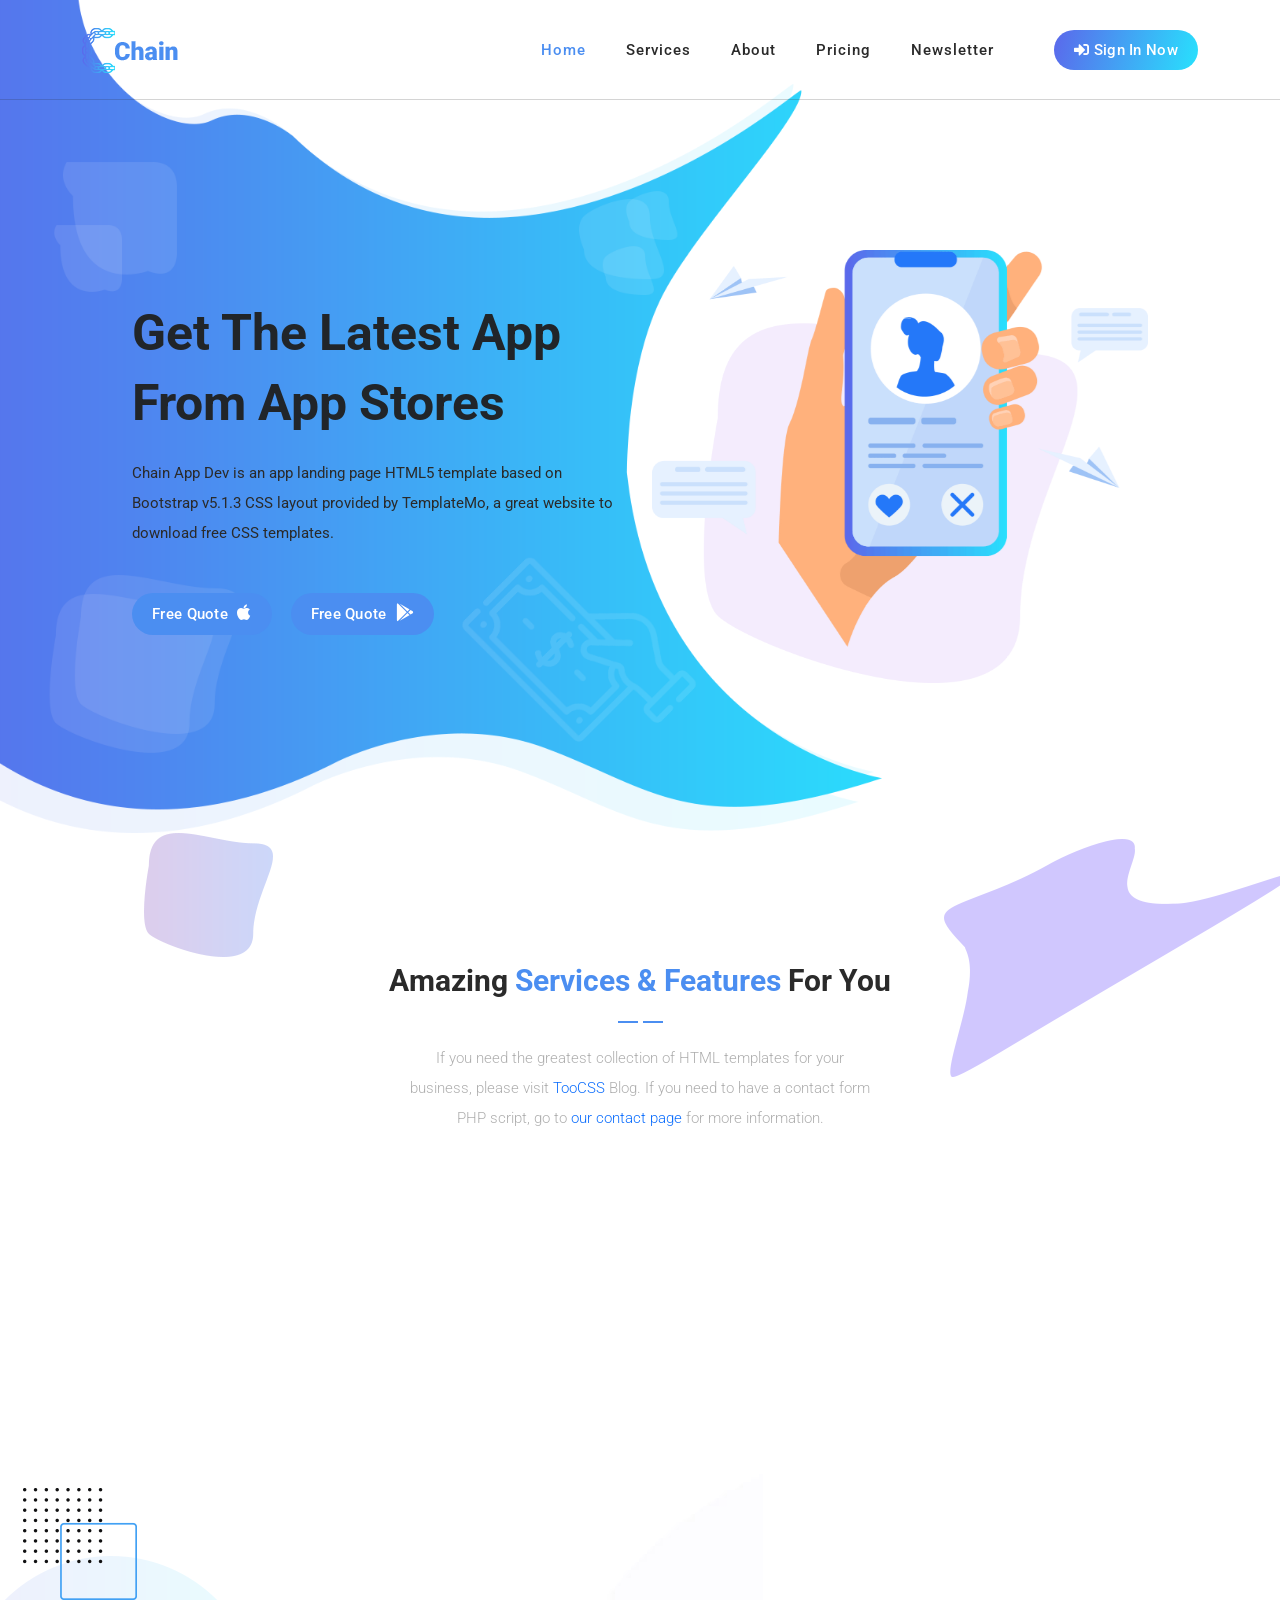
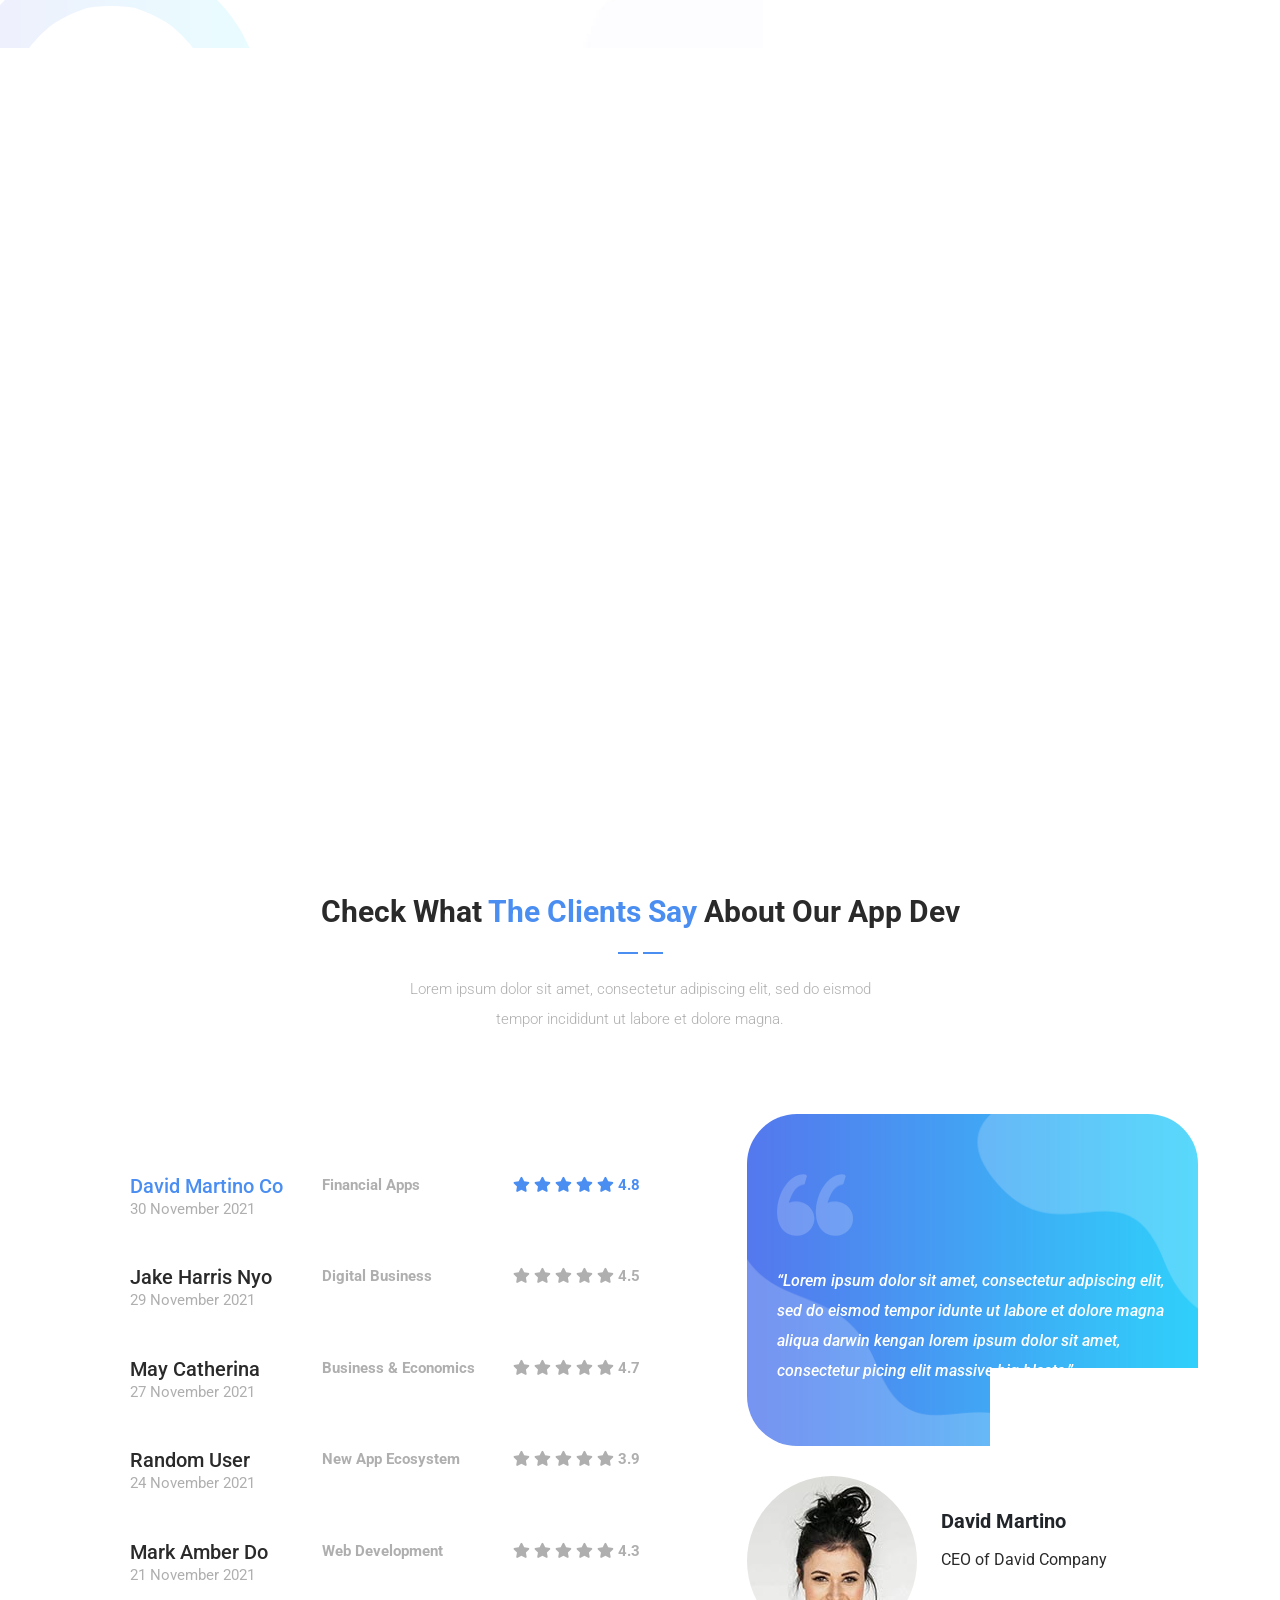
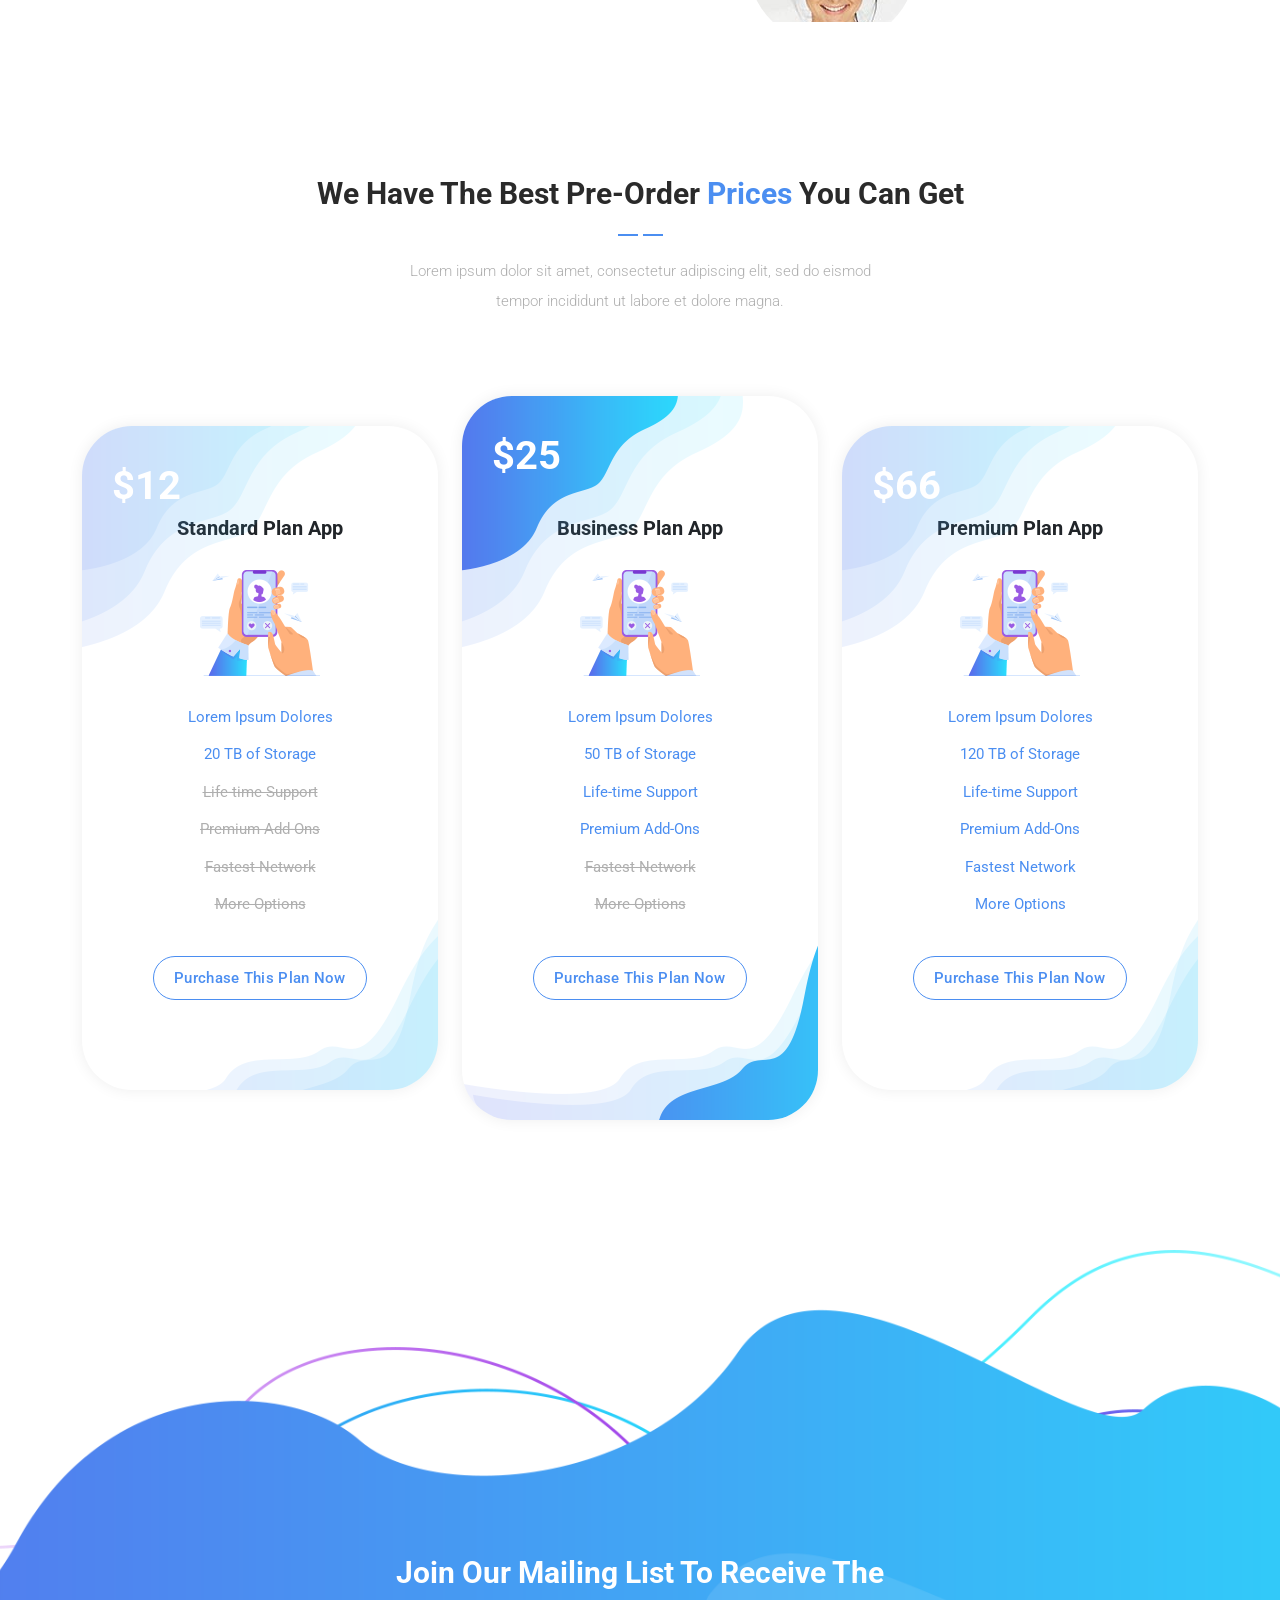
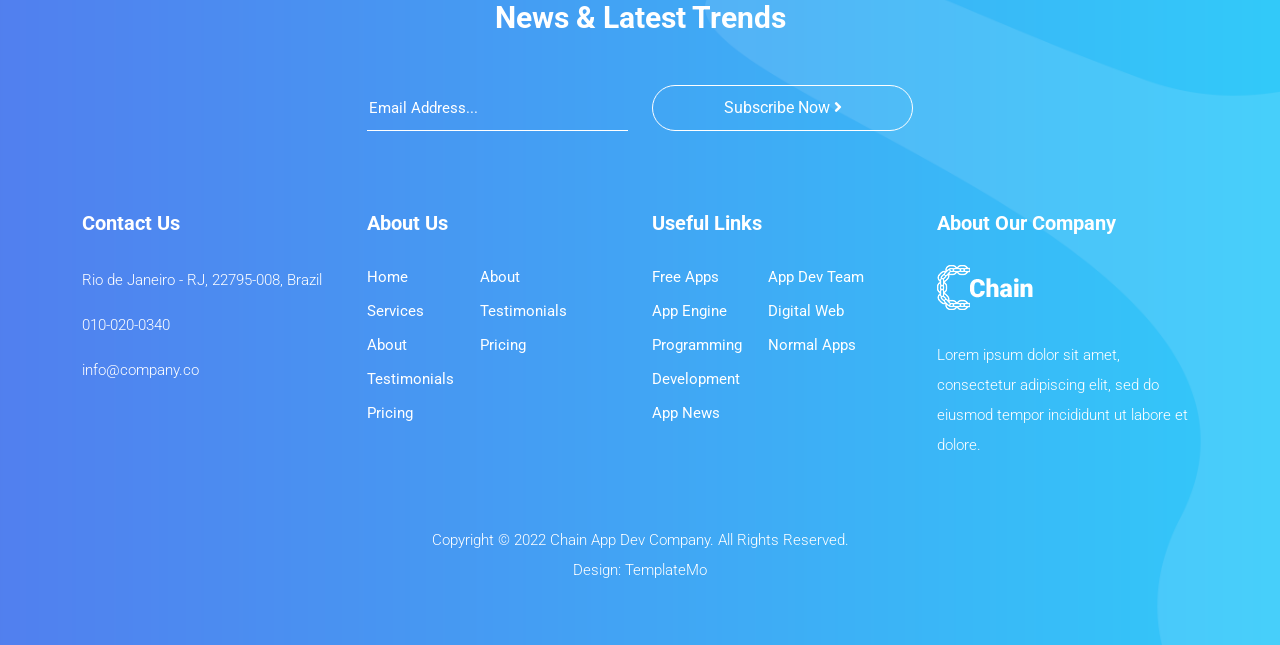
<file: index-template.html>
<!DOCTYPE html>
<html lang="en">

  <head>

    <meta charset="UTF-8">
    <meta name="viewport" content="width=device-width, initial-scale=1, shrink-to-fit=no">
    <meta name="description" content="">
    <meta name="author" content="">
    <link rel="preconnect" href="https://fonts.googleapis.com">
    <link rel="preconnect" href="https://fonts.gstatic.com" crossorigin>
    <link href="https://fonts.googleapis.com/css2?family=Roboto:wght@100;300;400;500;700;900&display=swap" rel="stylesheet">

    <title>Chain App Dev - App Landing Page HTML5 Template</title>

    <!-- Bootstrap core CSS -->
    <link href="vendor/bootstrap/css/bootstrap.min.css" rel="stylesheet">

<!--

TemplateMo 570 Chain App Dev

https://templatemo.com/tm-570-chain-app-dev

-->

    <!-- Additional CSS Files -->
    <link rel="stylesheet" href="https://use.fontawesome.com/releases/v5.8.1/css/all.css" integrity="sha384-50oBUHEmvpQ+1lW4y57PTFmhCaXp0ML5d60M1M7uH2+nqUivzIebhndOJK28anvf" crossorigin="anonymous">
    <link rel="stylesheet" href="assets/css/templatemo-chain-app-dev.css">
    <link rel="stylesheet" href="assets/css/animated.css">
    <link rel="stylesheet" href="assets/css/owl.css">

  </head>

<body>

  <!-- ***** Preloader Start ***** -->
  <div id="js-preloader" class="js-preloader">
    <div class="preloader-inner">
      <span class="dot"></span>
      <div class="dots">
        <span></span>
        <span></span>
        <span></span>
      </div>
    </div>
  </div>
  <!-- ***** Preloader End ***** -->

  <!-- ***** Header Area Start ***** -->
  <header class="header-area header-sticky wow slideInDown" data-wow-duration="0.75s" data-wow-delay="0s">
    <div class="container">
      <div class="row">
        <div class="col-12">
          <nav class="main-nav">
            <!-- ***** Logo Start ***** -->
            <a href="index.html" class="logo">
              <img src="assets/images/logo.png" alt="Chain App Dev">
            </a>
            <!-- ***** Logo End ***** -->
            <!-- ***** Menu Start ***** -->
            <ul class="nav">
              <li class="scroll-to-section"><a href="#top" class="active">Home</a></li>
              <li class="scroll-to-section"><a href="#services">Services</a></li>
              <li class="scroll-to-section"><a href="#about">About</a></li>
              <li class="scroll-to-section"><a href="#pricing">Pricing</a></li>
              <li class="scroll-to-section"><a href="#newsletter">Newsletter</a></li>
              <li><div class="gradient-button"><a id="modal_trigger" href="#modal"><i class="fa fa-sign-in-alt"></i> Sign In Now</a></div></li> 
            </ul>        
            <a class='menu-trigger'>
                <span>Menu</span>
            </a>
            <!-- ***** Menu End ***** -->
          </nav>
        </div>
      </div>
    </div>
  </header>
  <!-- ***** Header Area End ***** -->
  
  <div id="modal" class="popupContainer" style="display:none;">
    <div class="popupHeader">
        <span class="header_title">Login</span>
        <span class="modal_close"><i class="fa fa-times"></i></span>
    </div>

    <section class="popupBody">
        <!-- Social Login -->
        <div class="social_login">
            <div class="">
                <a href="#" class="social_box fb">
                    <span class="icon"><i class="fab fa-facebook"></i></span>
                    <span class="icon_title">Connect with Facebook</span>

                </a>

                <a href="#" class="social_box google">
                    <span class="icon"><i class="fab fa-google-plus"></i></span>
                    <span class="icon_title">Connect with Google</span>
                </a>
            </div>

            <div class="centeredText">
                <span>Or use your Email address</span>
            </div>

            <div class="action_btns">
                <div class="one_half"><a href="#" id="login_form" class="btn">Login</a></div>
                <div class="one_half last"><a href="#" id="register_form" class="btn">Sign up</a></div>
            </div>
        </div>

        <!-- Username & Password Login form -->
        <div class="user_login">
            <form>
                <label>Email / Username</label>
                <input type="text" />
                <br />

                <label>Password</label>
                <input type="password" />
                <br />

                <div class="checkbox">
                    <input id="remember" type="checkbox" />
                    <label for="remember">Remember me on this computer</label>
                </div>

                <div class="action_btns">
                    <div class="one_half"><a href="#" class="btn back_btn"><i class="fa fa-angle-double-left"></i> Back</a></div>
                    <div class="one_half last"><a href="#" class="btn btn_red">Login</a></div>
                </div>
            </form>

            <a href="#" class="forgot_password">Forgot password?</a>
        </div>

        <!-- Register Form -->
        <div class="user_register">
            <form>
                <label>Full Name</label>
                <input type="text" />
                <br />

                <label>Email Address</label>
                <input type="email" />
                <br />

                <label>Password</label>
                <input type="password" />
                <br />

                <div class="checkbox">
                    <input id="send_updates" type="checkbox" />
                    <label for="send_updates">Send me occasional email updates</label>
                </div>

                <div class="action_btns">
                    <div class="one_half"><a href="#" class="btn back_btn"><i class="fa fa-angle-double-left"></i> Back</a></div>
                    <div class="one_half last"><a href="#" class="btn btn_red">Register</a></div>
                </div>
            </form>
        </div>
    </section>
</div>

  <div class="main-banner wow fadeIn" id="top" data-wow-duration="1s" data-wow-delay="0.5s">
    <div class="container">
      <div class="row">
        <div class="col-lg-12">
          <div class="row">
            <div class="col-lg-6 align-self-center">
              <div class="left-content show-up header-text wow fadeInLeft" data-wow-duration="1s" data-wow-delay="1s">
                <div class="row">
                  <div class="col-lg-12">
                    <h2>Get The Latest App From App Stores</h2>
                    <p>Chain App Dev is an app landing page HTML5 template based on Bootstrap v5.1.3 CSS layout provided by TemplateMo, a great website to download free CSS templates.</p>
                  </div>
                  <div class="col-lg-12">
                    <div class="white-button first-button scroll-to-section">
                      <a href="#contact">Free Quote <i class="fab fa-apple"></i></a>
                    </div>
                    <div class="white-button scroll-to-section">
                      <a href="#contact">Free Quote <i class="fab fa-google-play"></i></a>
                    </div>
                  </div>
                </div>
              </div>
            </div>
            <div class="col-lg-6">
              <div class="right-image wow fadeInRight" data-wow-duration="1s" data-wow-delay="0.5s">
                <img src="assets/images/slider-dec.png" alt="">
              </div>
            </div>
          </div>
        </div>
      </div>
    </div>
  </div>

  <div id="services" class="services section">
    <div class="container">
      <div class="row">
        <div class="col-lg-8 offset-lg-2">
          <div class="section-heading  wow fadeInDown" data-wow-duration="1s" data-wow-delay="0.5s">
            <h4>Amazing <em>Services &amp; Features</em> for you</h4>
            <img src="assets/images/heading-line-dec.png" alt="">
            <p>If you need the greatest collection of HTML templates for your business, please visit <a rel="nofollow" href="https://www.toocss.com/" target="_blank">TooCSS</a> Blog. If you need to have a contact form PHP script, go to <a href="https://templatemo.com/contact" target="_parent">our contact page</a> for more information.</p>
          </div>
        </div>
      </div>
    </div>
    <div class="container">
      <div class="row">
        <div class="col-lg-3">
          <div class="service-item first-service">
            <div class="icon"></div>
            <h4>App Maintenance</h4>
            <p>You are not allowed to redistribute this template ZIP file on any other website.</p>
            <div class="text-button">
              <a href="#">Read More <i class="fa fa-arrow-right"></i></a>
            </div>
          </div>
        </div>
        <div class="col-lg-3">
          <div class="service-item second-service">
            <div class="icon"></div>
            <h4>Rocket Speed of App</h4>
            <p>You are allowed to use the Chain App Dev HTML template. Feel free to modify or edit this layout.</p>
            <div class="text-button">
              <a href="#">Read More <i class="fa fa-arrow-right"></i></a>
            </div>
          </div>
        </div>
        <div class="col-lg-3">
          <div class="service-item third-service">
            <div class="icon"></div>
            <h4>Multi Workflow Idea</h4>
            <p>If this template is beneficial for your work, please support us <a rel="nofollow" href="https://paypal.me/templatemo" target="_blank">a little via PayPal</a>. Thank you.</p>
            <div class="text-button">
              <a href="#">Read More <i class="fa fa-arrow-right"></i></a>
            </div>
          </div>
        </div>
        <div class="col-lg-3">
          <div class="service-item fourth-service">
            <div class="icon"></div>
            <h4>24/7 Help &amp; Support</h4>
            <p>Lorem ipsum dolor consectetur adipiscing elit sedder williamsburg photo booth quinoa and fashion axe.</p>
            <div class="text-button">
              <a href="#">Read More <i class="fa fa-arrow-right"></i></a>
            </div>
          </div>
        </div>
      </div>
    </div>
  </div>

  <div id="about" class="about-us section">
    <div class="container">
      <div class="row">
        <div class="col-lg-6 align-self-center">
          <div class="section-heading">
            <h4>About <em>What We Do</em> &amp; Who We Are</h4>
            <img src="assets/images/heading-line-dec.png" alt="">
            <p>Lorem ipsum dolor sit amet, consectetur adipiscing elit, sed do eismod tempor incididunt ut labore et dolore magna.</p>
          </div>
          <div class="row">
            <div class="col-lg-6">
              <div class="box-item">
                <h4><a href="#">Maintance Problems</a></h4>
                <p>Lorem Ipsum Text</p>
              </div>
            </div>
            <div class="col-lg-6">
              <div class="box-item">
                <h4><a href="#">24/7 Support &amp; Help</a></h4>
                <p>Lorem Ipsum Text</p>
              </div>
            </div>
            <div class="col-lg-6">
              <div class="box-item">
                <h4><a href="#">Fixing Issues About</a></h4>
                <p>Lorem Ipsum Text</p>
              </div>
            </div>
            <div class="col-lg-6">
              <div class="box-item">
                <h4><a href="#">Co. Development</a></h4>
                <p>Lorem Ipsum Text</p>
              </div>
            </div>
            <div class="col-lg-12">
              <p>Lorem ipsum dolor sit amet, consectetur adipiscing elit, sed do eismod tempor idunte ut labore et dolore adipiscing  magna.</p>
              <div class="gradient-button">
                <a href="#">Start 14-Day Free Trial</a>
              </div>
              <span>*No Credit Card Required</span>
            </div>
          </div>
        </div>
        <div class="col-lg-6">
          <div class="right-image">
            <img src="assets/images/about-right-dec.png" alt="">
          </div>
        </div>
      </div>
    </div>
  </div>

  <div id="clients" class="the-clients">
    <div class="container">
      <div class="row">
        <div class="col-lg-8 offset-lg-2">
          <div class="section-heading">
            <h4>Check What <em>The Clients Say</em> About Our App Dev</h4>
            <img src="assets/images/heading-line-dec.png" alt="">
            <p>Lorem ipsum dolor sit amet, consectetur adipiscing elit, sed do eismod tempor incididunt ut labore et dolore magna.</p>
          </div>
        </div>
        <div class="col-lg-12">
          <div class="naccs">
            <div class="grid">
              <div class="row">
                <div class="col-lg-7 align-self-center">
                  <div class="menu">
                    <div class="first-thumb active">
                      <div class="thumb">
                        <div class="row">
                          <div class="col-lg-4 col-sm-4 col-12">
                            <h4>David Martino Co</h4>
                            <span class="date">30 November 2021</span>
                          </div>
                          <div class="col-lg-4 col-sm-4 d-none d-sm-block">
                            <span class="category">Financial Apps</span>
                          </div>
                          <div class="col-lg-4 col-sm-4 col-12">
                              <i class="fa fa-star"></i>
                              <i class="fa fa-star"></i>
                              <i class="fa fa-star"></i>
                              <i class="fa fa-star"></i>
                              <i class="fa fa-star"></i>
                              <span class="rating">4.8</span>
                          </div>
                        </div>
                      </div>
                    </div>
                    <div>
                      <div class="thumb">
                        <div class="row">
                          <div class="col-lg-4 col-sm-4 col-12">
                            <h4>Jake Harris Nyo</h4>
                            <span class="date">29 November 2021</span>
                          </div>
                          <div class="col-lg-4 col-sm-4 d-none d-sm-block">
                            <span class="category">Digital Business</span>
                          </div>
                          <div class="col-lg-4 col-sm-4 col-12">
                              <i class="fa fa-star"></i>
                              <i class="fa fa-star"></i>
                              <i class="fa fa-star"></i>
                              <i class="fa fa-star"></i>
                              <i class="fa fa-star"></i>
                              <span class="rating">4.5</span>
                          </div>
                        </div>
                      </div>
                    </div>
                    <div>
                      <div class="thumb">
                        <div class="row">
                          <div class="col-lg-4 col-sm-4 col-12">
                            <h4>May Catherina</h4>
                            <span class="date">27 November 2021</span>
                          </div>
                          <div class="col-lg-4 col-sm-4 d-none d-sm-block">
                            <span class="category">Business &amp; Economics</span>
                          </div>
                          <div class="col-lg-4 col-sm-4 col-12">
                              <i class="fa fa-star"></i>
                              <i class="fa fa-star"></i>
                              <i class="fa fa-star"></i>
                              <i class="fa fa-star"></i>
                              <i class="fa fa-star"></i>
                              <span class="rating">4.7</span>
                          </div>
                        </div>
                      </div>
                    </div>
                    <div>
                      <div class="thumb">
                        <div class="row">
                          <div class="col-lg-4 col-sm-4 col-12">
                            <h4>Random User</h4>
                            <span class="date">24 November 2021</span>
                          </div>
                          <div class="col-lg-4 col-sm-4 d-none d-sm-block">
                            <span class="category">New App Ecosystem</span>
                          </div>
                          <div class="col-lg-4 col-sm-4 col-12">
                              <i class="fa fa-star"></i>
                              <i class="fa fa-star"></i>
                              <i class="fa fa-star"></i>
                              <i class="fa fa-star"></i>
                              <i class="fa fa-star"></i>
                              <span class="rating">3.9</span>
                          </div>
                        </div>
                      </div>
                    </div>
                    <div class="last-thumb">
                      <div class="thumb">
                        <div class="row">
                          <div class="col-lg-4 col-sm-4 col-12">
                            <h4>Mark Amber Do</h4>
                            <span class="date">21 November 2021</span>
                          </div>
                          <div class="col-lg-4 col-sm-4 d-none d-sm-block">
                            <span class="category">Web Development</span>
                          </div>
                          <div class="col-lg-4 col-sm-4 col-12">
                              <i class="fa fa-star"></i>
                              <i class="fa fa-star"></i>
                              <i class="fa fa-star"></i>
                              <i class="fa fa-star"></i>
                              <i class="fa fa-star"></i>
                              <span class="rating">4.3</span>
                          </div>
                        </div>
                      </div>
                    </div>
                  </div>
                </div> 
                <div class="col-lg-5">
                  <ul class="nacc">
                    <li class="active">
                      <div>
                        <div class="thumb">
                          <div class="row">
                            <div class="col-lg-12">
                              <div class="client-content">
                                <img src="assets/images/quote.png" alt="">
                                <p>“Lorem ipsum dolor sit amet, consectetur adpiscing elit, sed do eismod tempor idunte ut labore et dolore magna aliqua darwin kengan
                                  lorem ipsum dolor sit amet, consectetur picing elit massive big blasta.”</p>
                              </div>
                              <div class="down-content">
                                <img src="assets/images/client-image.jpg" alt="">
                                <div class="right-content">
                                  <h4>David Martino</h4>
                                  <span>CEO of David Company</span>
                                </div>
                              </div>
                            </div>
                          </div>
                        </div>
                      </div>
                    </li>
                    <li>
                      <div>
                        <div class="thumb">
                          <div class="row">
                            <div class="col-lg-12">
                              <div class="client-content">
                                <img src="assets/images/quote.png" alt="">
                                <p>“CTO, Lorem ipsum dolor sit amet, consectetur adpiscing elit, sed do eismod tempor idunte ut labore et dolore magna aliqua darwin kengan
                                  lorem ipsum dolor sit amet, consectetur picing elit massive big blasta.”</p>
                              </div>
                              <div class="down-content">
                                <img src="assets/images/client-image.jpg" alt="">
                                <div class="right-content">
                                  <h4>Jake H. Nyo</h4>
                                  <span>CTO of Digital Company</span>
                                </div>
                              </div>
                            </div>
                          </div>
                        </div>
                      </div>
                    </li>
                    <li>
                      <div>
                        <div class="thumb">
                          <div class="row">
                            <div class="col-lg-12">
                              <div class="client-content">
                                <img src="assets/images/quote.png" alt="">
                                <p>“May, Lorem ipsum dolor sit amet, consectetur adpiscing elit, sed do eismod tempor idunte ut labore et dolore magna aliqua darwin kengan
                                  lorem ipsum dolor sit amet, consectetur picing elit massive big blasta.”</p>
                              </div>
                              <div class="down-content">
                                <img src="assets/images/client-image.jpg" alt="">
                                <div class="right-content">
                                  <h4>May C.</h4>
                                  <span>Founder of Catherina Co.</span>
                                </div>
                              </div>
                            </div>
                          </div>
                        </div>
                      </div>
                    </li>
                    <li>
                      <div>
                        <div class="thumb">
                          <div class="row">
                            <div class="col-lg-12">
                              <div class="client-content">
                                <img src="assets/images/quote.png" alt="">
                                <p>“Lorem ipsum dolor sit amet, consectetur adpiscing elit, sed do eismod tempor idunte ut labore et dolore magna aliqua darwin kengan
                                  lorem ipsum dolor sit amet, consectetur picing elit massive big blasta.”</p>
                              </div>
                              <div class="down-content">
                                <img src="assets/images/client-image.jpg" alt="">
                                <div class="right-content">
                                  <h4>Random Staff</h4>
                                  <span>Manager, Digital Company</span>
                                </div>
                              </div>
                            </div>
                          </div>
                        </div>
                      </div>
                    </li>
                    <li>
                      <div>
                        <div class="thumb">
                          <div class="row">
                            <div class="col-lg-12">
                              <div class="client-content">
                                <img src="assets/images/quote.png" alt="">
                                <p>“Mark, Lorem ipsum dolor sit amet, consectetur adpiscing elit, sed do eismod tempor idunte ut labore et dolore magna aliqua darwin kengan
                                  lorem ipsum dolor sit amet, consectetur picing elit massive big blasta.”</p>
                              </div>
                              <div class="down-content">
                                <img src="assets/images/client-image.jpg" alt="">
                                <div class="right-content">
                                  <h4>Mark Am</h4>
                                  <span>CTO, Amber Do Company</span>
                                </div>
                              </div>
                            </div>
                          </div>
                        </div>
                      </div>
                    </li>
                  </ul>
                </div>          
              </div>
            </div>
          </div>
        </div>
      </div>
    </div>
  </div>

  <div id="pricing" class="pricing-tables">
    <div class="container">
      <div class="row">
        <div class="col-lg-8 offset-lg-2">
          <div class="section-heading">
            <h4>We Have The Best Pre-Order <em>Prices</em> You Can Get</h4>
            <img src="assets/images/heading-line-dec.png" alt="">
            <p>Lorem ipsum dolor sit amet, consectetur adipiscing elit, sed do eismod tempor incididunt ut labore et dolore magna.</p>
          </div>
        </div>
        <div class="col-lg-4">
          <div class="pricing-item-regular">
            <span class="price">$12</span>
            <h4>Standard Plan App</h4>
            <div class="icon">
              <img src="assets/images/pricing-table-01.png" alt="">
            </div>
            <ul>
              <li>Lorem Ipsum Dolores</li>
              <li>20 TB of Storage</li>
              <li class="non-function">Life-time Support</li>
              <li class="non-function">Premium Add-Ons</li>
              <li class="non-function">Fastest Network</li>
              <li class="non-function">More Options</li>
            </ul>
            <div class="border-button">
              <a href="#">Purchase This Plan Now</a>
            </div>
          </div>
        </div>
        <div class="col-lg-4">
          <div class="pricing-item-pro">
            <span class="price">$25</span>
            <h4>Business Plan App</h4>
            <div class="icon">
              <img src="assets/images/pricing-table-01.png" alt="">
            </div>
            <ul>
              <li>Lorem Ipsum Dolores</li>
              <li>50 TB of Storage</li>
              <li>Life-time Support</li>
              <li>Premium Add-Ons</li>
              <li class="non-function">Fastest Network</li>
              <li class="non-function">More Options</li>
            </ul>
            <div class="border-button">
              <a href="#">Purchase This Plan Now</a>
            </div>
          </div>
        </div>
        <div class="col-lg-4">
          <div class="pricing-item-regular">
            <span class="price">$66</span>
            <h4>Premium Plan App</h4>
            <div class="icon">
              <img src="assets/images/pricing-table-01.png" alt="">
            </div>
            <ul>
              <li>Lorem Ipsum Dolores</li>
              <li>120 TB of Storage</li>
              <li>Life-time Support</li>
              <li>Premium Add-Ons</li>
              <li>Fastest Network</li>
              <li>More Options</li>
            </ul>
            <div class="border-button">
              <a href="#">Purchase This Plan Now</a>
            </div>
          </div>
        </div>
      </div>
    </div>
  </div> 

  <footer id="newsletter">
    <div class="container">
      <div class="row">
        <div class="col-lg-8 offset-lg-2">
          <div class="section-heading">
            <h4>Join our mailing list to receive the news &amp; latest trends</h4>
          </div>
        </div>
        <div class="col-lg-6 offset-lg-3">
          <form id="search" action="#" method="GET">
            <div class="row">
              <div class="col-lg-6 col-sm-6">
                <fieldset>
                  <input type="address" name="address" class="email" placeholder="Email Address..." autocomplete="on" required>
                </fieldset>
              </div>
              <div class="col-lg-6 col-sm-6">
                <fieldset>
                  <button type="submit" class="main-button">Subscribe Now <i class="fa fa-angle-right"></i></button>
                </fieldset>
              </div>
            </div>
          </form>
        </div>
      </div>
      <div class="row">
        <div class="col-lg-3">
          <div class="footer-widget">
            <h4>Contact Us</h4>
            <p>Rio de Janeiro - RJ, 22795-008, Brazil</p>
            <p><a href="#">010-020-0340</a></p>
            <p><a href="#">info@company.co</a></p>
          </div>
        </div>
        <div class="col-lg-3">
          <div class="footer-widget">
            <h4>About Us</h4>
            <ul>
              <li><a href="#">Home</a></li>
              <li><a href="#">Services</a></li>
              <li><a href="#">About</a></li>
              <li><a href="#">Testimonials</a></li>
              <li><a href="#">Pricing</a></li>
            </ul>
            <ul>
              <li><a href="#">About</a></li>
              <li><a href="#">Testimonials</a></li>
              <li><a href="#">Pricing</a></li>
            </ul>
          </div>
        </div>
        <div class="col-lg-3">
          <div class="footer-widget">
            <h4>Useful Links</h4>
            <ul>
              <li><a href="#">Free Apps</a></li>
              <li><a href="#">App Engine</a></li>
              <li><a href="#">Programming</a></li>
              <li><a href="#">Development</a></li>
              <li><a href="#">App News</a></li>
            </ul>
            <ul>
              <li><a href="#">App Dev Team</a></li>
              <li><a href="#">Digital Web</a></li>
              <li><a href="#">Normal Apps</a></li>
            </ul>
          </div>
        </div>
        <div class="col-lg-3">
          <div class="footer-widget">
            <h4>About Our Company</h4>
            <div class="logo">
              <img src="assets/images/white-logo.png" alt="">
            </div>
            <p>Lorem ipsum dolor sit amet, consectetur adipiscing elit, sed do eiusmod tempor incididunt ut labore et dolore.</p>
          </div>
        </div>
        <div class="col-lg-12">
          <div class="copyright-text">
            <p>Copyright © 2022 Chain App Dev Company. All Rights Reserved. 
          <br>Design: <a href="https://templatemo.com/" target="_blank" title="css templates">TemplateMo</a></p>
          </div>
        </div>
      </div>
    </div>
  </footer>


  <!-- Scripts -->
  <script src="vendor/jquery/jquery.min.js"></script>
  <script src="vendor/bootstrap/js/bootstrap.bundle.min.js"></script>
  <script src="assets/js/owl-carousel.js"></script>
  <script src="assets/js/animation.js"></script>
  <script src="assets/js/imagesloaded.js"></script>
  <script src="assets/js/popup.js"></script>
  <script src="assets/js/custom.js"></script>
</body>
</html>
</file>
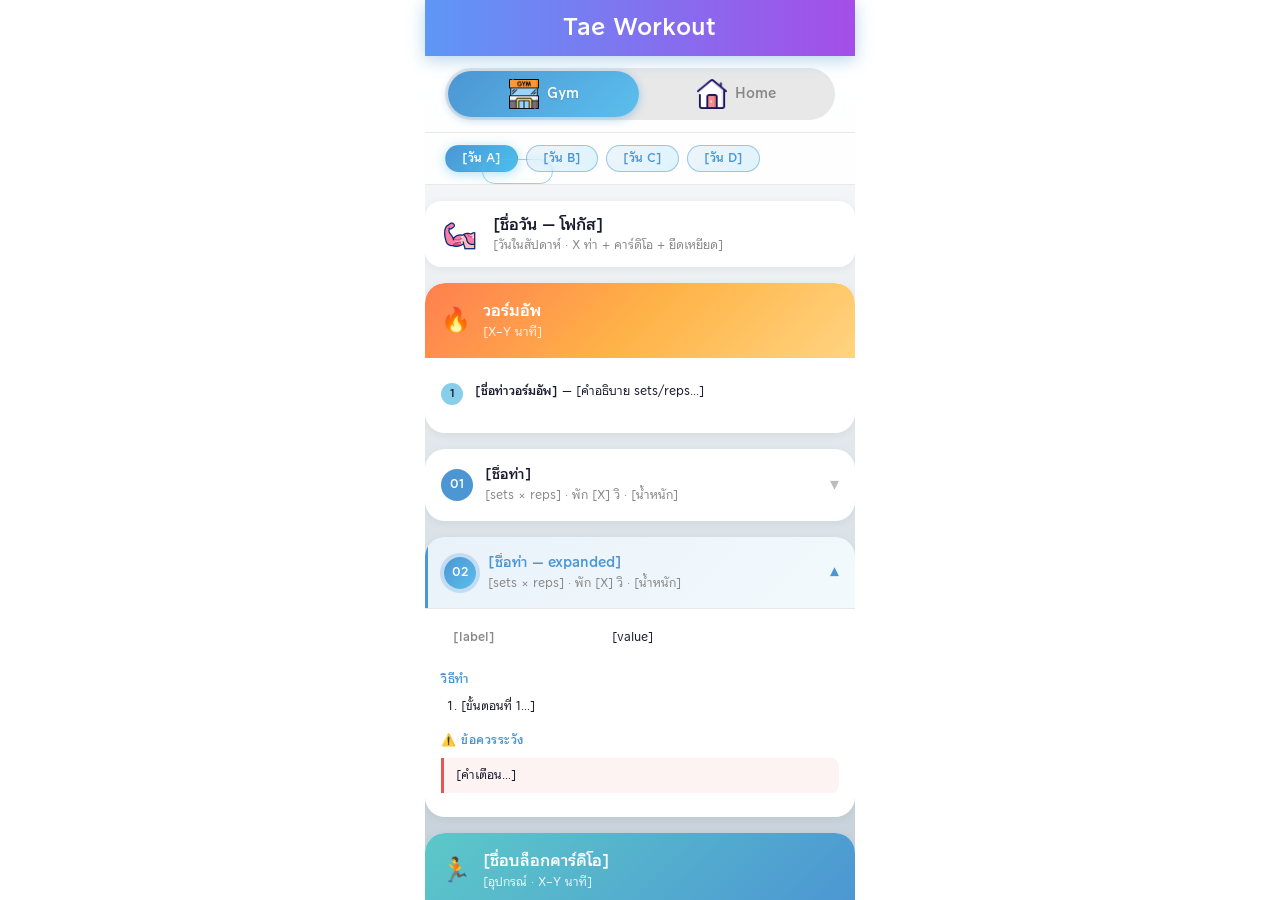
<file: skeleton.html>
<!DOCTYPE html>
<html lang="th">
<head>
  <meta charset="UTF-8" />
  <meta name="viewport" content="width=device-width, initial-scale=1.0" />
  <title>Workout — Skeleton</title>
  <style>
    @font-face {
      font-family: 'kurious_looped';
      src: url('fonts/kurious_looped-medium.woff') format('woff');
      font-weight: 400;
      font-style: normal;
    }
    @font-face {
      font-family: 'kurious_looped';
      src: url('fonts/kurious_looped-semibold.woff') format('woff');
      font-weight: 600;
      font-style: normal;
    }
  </style>
  <style>
    /* ── Design tokens (from theme.css) ─────────────────────── */
    :root {
      --color-bg:               #B8EDF5;
      --color-surface:          #FFFFFF;
      --color-primary:          #4C96D3;
      --color-primary-dark:     #3A7DBF;
      --color-secondary:        #87CEEB;
      --color-accent-cyan:      #4CBFED;
      --color-accent-red:       #E85555;
      --color-text-primary:     #1A1A2E;
      --color-text-secondary:   #888888;
      --color-text-muted:       #BDBDBD;
      --color-input-bg:         #F0F0F0;
      --color-border:           #E8E8E8;
      --font-family:            'kurious_looped', sans-serif;
      --font-size-xs:           11px;
      --font-size-sm:           12px;
      --font-size-base:         14px;
      --font-size-md:           16px;
      --font-size-lg:           20px;
      --font-size-xl:           24px;
      --space-1:                4px;
      --space-2:                8px;
      --space-3:                12px;
      --space-4:                16px;
      --space-5:                20px;
      --space-6:                24px;
      --radius-sm:              8px;
      --radius-md:              12px;
      --radius-lg:              16px;
      --radius-xl:              20px;
      --radius-full:            9999px;
      --shadow-sm:              0 2px 8px rgba(0,0,0,0.06);
      --shadow-md:              0 4px 16px rgba(0,0,0,0.10);
      --header-height:          56px;
      /* fitness-specific */
      --color-warn:             #E85555;
      --color-success:          #4CBFED;
    }

    /* ── Reset ───────────────────────────────────────────────── */
    *, *::before, *::after { box-sizing: border-box; margin: 0; padding: 0; }
    html, body { height: 100%; }
    body {
      font-family: var(--font-family);
      font-size: var(--font-size-base);
      color: var(--color-text-primary);
      background: #FFFFFF;
      line-height: 1.5;
      display: flex;
      flex-direction: column;
      align-items: center;
    }

    /* ── App shell (max 430 px) ──────────────────────────────── */
    .app-shell {
      width: 100%;
      max-width: 430px;
      min-height: 100%;
      display: flex;
      flex-direction: column;
      background: linear-gradient(180deg, #FFFFFF 0%, #C3CFD8 100%);
      position: relative;
    }

    /* ── Header ──────────────────────────────────────────────── */
    .app-header {
      position: sticky;
      top: 0;
      z-index: 100;
      height: var(--header-height);
      background: linear-gradient(90deg, #5E97F6, #A44EE8, #27CBE8, #5E97F6);
      background-size: 300% 100%;
      animation: googleAIFlow 4s ease infinite, headerGlow 3s ease-in-out infinite;
      display: flex;
      align-items: center;
      justify-content: center;
      padding: 0 var(--space-5);
      box-shadow: 0 4px 16px rgba(76,150,211,0.4);
    }
    .app-header h1 {
      color: #fff;
      font-size: var(--font-size-xl);
      font-weight: 700;
      letter-spacing: 0.3px;
      display: flex;
      align-items: center;
      gap: 8px;
    }
    .header-icon {
      font-size: 22px;
      display: inline-block;
      animation: headerIconBounce 1.5s ease infinite;
    }

    /* ── Tab bar ─────────────────────────────────────────────── */
    .tab-bar {
      padding: var(--space-3) var(--space-5);
      background: rgba(255,255,255,0.85);
      backdrop-filter: blur(12px);
      -webkit-backdrop-filter: blur(12px);
      border-bottom: 1px solid var(--color-border);
    }
    .tab-pill-wrap {
      display: flex;
      background: var(--color-border);
      border-radius: var(--radius-full);
      padding: 3px;
      gap: 2px;
    }
    .tab-btn {
      flex: 1;
      border: none;
      background: transparent;
      border-radius: var(--radius-full);
      padding: var(--space-2) var(--space-3);
      font-family: var(--font-family);
      font-size: var(--font-size-base);
      font-weight: 600;
      color: var(--color-text-secondary);
      cursor: pointer;
      transition: background 0.25s, color 0.25s, transform 0.1s, box-shadow 0.25s;
    }
    .tab-btn.active {
      background: linear-gradient(135deg, #4C96D3, #5BBFED);
      color: #fff;
      box-shadow: 0 2px 10px rgba(76,150,211,0.45);
      text-shadow: 0 1px 2px rgba(0,0,0,0.15);
      overflow: hidden;
      position: relative;
    }
    .tab-btn.active::after {
      content: '';
      position: absolute;
      top: 0; left: 150%;
      width: 55%; height: 100%;
      background: linear-gradient(90deg, transparent, rgba(255,255,255,0.35), transparent);
      animation: tabShimmer 3s ease-in-out infinite;
      pointer-events: none;
    }
    .tab-btn:active { transform: scale(0.95); }

    /* ── Day nav ─────────────────────────────────────────────── */
    .day-nav {
      display: flex;
      gap: var(--space-2);
      padding: var(--space-3) var(--space-5);
      overflow-x: auto;
      background: rgba(255,255,255,0.85);
      backdrop-filter: blur(12px);
      -webkit-backdrop-filter: blur(12px);
      border-bottom: 1px solid var(--color-border);
      scrollbar-width: none;
    }
    .day-nav::-webkit-scrollbar { display: none; }
    .day-btn {
      flex-shrink: 0;
      background: linear-gradient(135deg, rgba(76,150,211,0.10), rgba(75,191,237,0.18));
      border: 1.5px solid rgba(76,150,211,0.5);
      backdrop-filter: blur(4px);
      border-radius: var(--radius-full);
      padding: var(--space-1) var(--space-4);
      font-family: var(--font-family);
      font-size: var(--font-size-sm);
      font-weight: 600;
      color: var(--color-primary);
      cursor: pointer;
      transition: all 0.2s cubic-bezier(0.4,0,0.2,1);
      white-space: nowrap;
    }
    .day-btn:hover {
      background: linear-gradient(135deg, rgba(76,150,211,0.22), rgba(75,191,237,0.32));
      box-shadow: 0 0 0 3px rgba(76,150,211,0.2), 0 2px 8px rgba(75,191,237,0.25);
    }
    .day-btn:active { transform: scale(0.93); }
    .day-btn.active {
      background: linear-gradient(135deg, var(--color-primary), var(--color-accent-cyan));
      border-color: transparent;
      color: #fff;
      box-shadow: 0 2px 12px rgba(75,191,237,0.45);
      position: relative;
    }
    .day-btn.active::after {
      content: '';
      position: absolute;
      top: 50%; left: 50%;
      width: 100%; height: 100%;
      border-radius: var(--radius-full);
      border: 1.5px solid rgba(75,191,237,0.65);
      animation: ringExpand 1.8s ease-out infinite;
      pointer-events: none;
    }

    /* ── Content scroll area ────────────────────────────────── */
    .content-area {
      flex: 1;
      overflow-y: auto;
      padding: var(--space-4) var(--space-4) var(--space-6);
      background: transparent;
    }

    /* hide/show panels */
    .tab-content { display: none; }
    .tab-content.active { display: block; animation: fadeIn 0.2s ease; }
    .day-panel { display: none; }
    .day-panel.active { display: block; }

    /* ── Empty panel ─────────────────────────────────────────── */
    .empty-panel {
      margin-top: 60px;
      text-align: center;
      color: var(--color-text-secondary);
      font-size: var(--font-size-md);
    }
    .empty-panel .emoji { font-size: 40px; display: block; margin-bottom: var(--space-3); }

    /* ── Section card ────────────────────────────────────────── */
    .section-card {
      background: var(--color-surface);
      border-radius: var(--radius-xl);
      box-shadow: var(--shadow-sm);
      margin-bottom: var(--space-4);
      overflow: hidden;
      position: relative;
      transition: transform 0.2s ease, box-shadow 0.2s ease;
    }
    .section-card:hover {
      transform: translateY(-2px);
      box-shadow: var(--shadow-md);
    }
    .section-card::after {
      content: '';
      position: absolute;
      top: 0; left: 0;
      width: 45%; height: 100%;
      background: linear-gradient(90deg, transparent, rgba(255,255,255,0.22), transparent);
      transform: translateX(-150%) skewX(-15deg);
      pointer-events: none;
    }
    .section-card:hover::after {
      animation: shimmerSweep 0.65s ease forwards;
    }

    /* ── Exercise card (collapsible) ─────────────────────────── */
    .exercise-header {
      width: 100%;
      background: none;
      border: none;
      cursor: pointer;
      display: flex;
      align-items: center;
      gap: var(--space-3);
      padding: var(--space-4);
      text-align: left;
      font-family: var(--font-family);
    }
    .exercise-header:hover { background: rgba(76,150,211,0.09); }
    .exercise-header:active { transform: scale(0.99); }
    .exercise-header:hover .exercise-number { transform: scale(1.1); }
    .exercise-number {
      flex-shrink: 0;
      width: 32px;
      height: 32px;
      border-radius: var(--radius-full);
      background: var(--color-primary);
      color: #fff;
      font-size: var(--font-size-sm);
      font-weight: 700;
      display: flex;
      align-items: center;
      justify-content: center;
      transition: transform 0.2s;
    }
    .exercise-number.warmup-num {
      background: var(--color-secondary);
      color: var(--color-text-primary);
    }
    .exercise-title-wrap { flex: 1; min-width: 0; }
    .exercise-name {
      font-size: var(--font-size-base);
      font-weight: 700;
      color: var(--color-text-primary);
      white-space: nowrap;
      overflow: hidden;
      text-overflow: ellipsis;
    }
    .exercise-meta {
      font-size: var(--font-size-sm);
      color: var(--color-text-secondary);
      margin-top: 2px;
    }
    .chevron {
      flex-shrink: 0;
      font-size: 18px;
      color: var(--color-text-muted);
      transition: transform 0.25s;
      display: inline-block;
    }
    .exercise-header[aria-expanded="true"] .chevron { transform: rotate(180deg); }

    /* highlight when open */
    .exercise-header[aria-expanded="true"] {
      background: linear-gradient(135deg, rgba(76,150,211,0.12), rgba(91,191,237,0.08));
      border-left: 3px solid var(--color-primary);
    }
    .exercise-header[aria-expanded="true"] .exercise-number {
      background: linear-gradient(135deg, #4C96D3, #5BBFED);
      box-shadow: 0 0 0 4px rgba(76,150,211,0.25);
      animation: numberPulse 1.5s ease infinite;
    }
    .exercise-header[aria-expanded="true"] .exercise-name {
      color: var(--color-primary);
    }
    .exercise-header[aria-expanded="true"] .chevron {
      color: var(--color-primary);
    }

    /* body (collapsible content) */
    .exercise-body {
      max-height: 0;
      overflow: hidden;
      opacity: 0;
      padding-top: 0;
      padding-bottom: 0;
      padding-left: var(--space-4);
      padding-right: var(--space-4);
      border-top: 1px solid transparent;
      transition: max-height 0.35s cubic-bezier(0.4,0,0.2,1),
                  opacity 0.25s ease,
                  padding 0.25s ease,
                  border-color 0.25s ease;
    }
    .exercise-body.open {
      max-height: 1200px;
      opacity: 1;
      padding-bottom: var(--space-4);
      border-top-color: var(--color-border);
    }

    /* table inside exercise body */
    .info-table {
      width: 100%;
      border-collapse: collapse;
      font-size: var(--font-size-sm);
      margin-bottom: var(--space-4);
      margin-top: var(--space-3);
    }
    .info-table td {
      padding: var(--space-2) var(--space-3);
      border-bottom: 1px solid var(--color-border);
      vertical-align: top;
    }
    .info-table td:first-child {
      font-weight: 600;
      color: var(--color-text-secondary);
      white-space: nowrap;
      width: 40%;
    }
    .info-table tr:last-child td { border-bottom: none; }

    /* section labels inside body */
    .section-label {
      font-size: var(--font-size-sm);
      font-weight: 700;
      color: var(--color-primary);
      margin: var(--space-4) 0 var(--space-2);
      text-transform: uppercase;
      letter-spacing: 0.5px;
    }

    /* steps list */
    .steps-list {
      padding-left: var(--space-5);
      font-size: var(--font-size-sm);
      color: var(--color-text-primary);
    }
    .steps-list li { margin-bottom: var(--space-2); line-height: 1.6; }

    /* cautions list */
    .warn-list {
      list-style: none;
      padding-left: 0;
      font-size: var(--font-size-sm);
    }
    .warn-list li {
      padding: var(--space-2) var(--space-3);
      background: rgba(232,85,85,0.07);
      border-left: 3px solid var(--color-warn);
      border-radius: 0 var(--radius-sm) var(--radius-sm) 0;
      margin-bottom: var(--space-2);
      line-height: 1.6;
      color: var(--color-text-primary);
    }

    /* ── Cardio / Stretching block ───────────────────────────── */
    .info-block {
      background: var(--color-surface);
      border-radius: var(--radius-xl);
      box-shadow: var(--shadow-sm);
      margin-bottom: var(--space-4);
      overflow: hidden;
      position: relative;
      transition: transform 0.2s ease, box-shadow 0.2s ease;
    }
    .info-block:hover {
      transform: translateY(-2px);
      box-shadow: var(--shadow-md);
    }
    .info-block::after {
      content: '';
      position: absolute;
      top: 0; left: 0;
      width: 45%; height: 100%;
      background: linear-gradient(90deg, transparent, rgba(255,255,255,0.22), transparent);
      transform: translateX(-150%) skewX(-15deg);
      pointer-events: none;
    }
    .info-block:hover::after {
      animation: shimmerSweep 0.65s ease forwards;
    }
    .info-block-header {
      display: flex;
      align-items: center;
      gap: var(--space-3);
      padding: var(--space-4);
      background: linear-gradient(135deg, #5CC8C8, #4C96D3);
    }
    .info-block-header.stretch-header {
      background: linear-gradient(135deg, #87CEEB, #4CBFED);
    }
    .info-block-icon { font-size: 24px; }
    .info-block-title {
      font-size: var(--font-size-md);
      font-weight: 700;
      color: #fff;
    }
    .info-block-subtitle {
      font-size: var(--font-size-sm);
      color: rgba(255,255,255,0.85);
      margin-top: 1px;
    }
    .info-block-body { padding: var(--space-4); }
    .info-block-body .info-table { margin-top: 0; }

    /* ── Warmup section ──────────────────────────────────────── */
    .warmup-header-row {
      display: flex;
      align-items: center;
      gap: var(--space-3);
      padding: var(--space-4);
      background: linear-gradient(135deg, #FF7F50, #FFB347, #FFD480);
      border-radius: var(--radius-xl) var(--radius-xl) 0 0;
    }
    .warmup-header-row .info-block-icon { font-size: 24px; }
    .warmup-header-row .info-block-title { color: #fff; font-size: var(--font-size-md); font-weight: 700; }
    .warmup-header-row .info-block-subtitle { color: rgba(255,255,255,0.85); font-size: var(--font-size-sm); }
    .warmup-list {
      list-style: none;
      padding: var(--space-3) var(--space-4) var(--space-4);
    }
    .warmup-list li {
      display: flex;
      gap: var(--space-3);
      padding: var(--space-3) 0;
      border-bottom: 1px solid var(--color-border);
      font-size: var(--font-size-sm);
      line-height: 1.6;
    }
    .warmup-list li:last-child { border-bottom: none; }
    .warmup-idx {
      flex-shrink: 0;
      width: 22px;
      height: 22px;
      border-radius: var(--radius-full);
      background: var(--color-secondary);
      color: var(--color-text-primary);
      font-size: 11px;
      font-weight: 700;
      display: flex;
      align-items: center;
      justify-content: center;
      margin-top: 1px;
    }

    /* ── Day title badge ─────────────────────────────────────── */
    .day-title-badge {
      display: flex;
      align-items: center;
      gap: var(--space-3);
      margin-bottom: var(--space-4);
      padding: var(--space-3) var(--space-4);
      background: var(--color-surface);
      border-radius: var(--radius-lg);
      box-shadow: var(--shadow-sm);
      animation: gentleFloat 3.5s ease-in-out infinite;
    }
    .day-title-badge .badge-icon { font-size: 28px; }
    .day-title-badge .badge-text { font-size: var(--font-size-md); font-weight: 700; }
    .day-title-badge .badge-sub { font-size: var(--font-size-sm); color: var(--color-text-secondary); }

    /* ── Animations ──────────────────────────────────────────── */
    @keyframes fadeIn {
      from { opacity: 0; }
      to   { opacity: 1; }
    }
    @keyframes cardEnter {
      from { opacity: 0; transform: translateY(20px) scale(0.96); }
      to   { opacity: 1; transform: translateY(0)    scale(1); }
    }
    .day-panel.active .section-card,
    .day-panel.active .info-block,
    .day-panel.active .day-title-badge {
      animation: cardEnter 0.35s cubic-bezier(0.4,0,0.2,1) both;
    }
    .day-panel.active > *:nth-child(1)  { animation-delay: 0.00s; }
    .day-panel.active > *:nth-child(2)  { animation-delay: 0.05s; }
    .day-panel.active > *:nth-child(3)  { animation-delay: 0.10s; }
    .day-panel.active > *:nth-child(4)  { animation-delay: 0.15s; }
    .day-panel.active > *:nth-child(5)  { animation-delay: 0.20s; }
    .day-panel.active > *:nth-child(6)  { animation-delay: 0.25s; }
    .day-panel.active > *:nth-child(7)  { animation-delay: 0.30s; }
    .day-panel.active > *:nth-child(8)  { animation-delay: 0.35s; }
    .day-panel.active > *:nth-child(9)  { animation-delay: 0.40s; }

    @keyframes googleAIFlow {
      0%   { background-position: 0% 50%; }
      50%  { background-position: 100% 50%; }
      100% { background-position: 0% 50%; }
    }
    @keyframes fireFlicker {
      0%   { background-position: 0% 50%; }
      33%  { background-position: 60% 20%; }
      66%  { background-position: 100% 80%; }
      100% { background-position: 0% 50%; }
    }
    @keyframes headerShimmer {
      0%   { background-position: 0% 50%; }
      50%  { background-position: 100% 50%; }
      100% { background-position: 0% 50%; }
    }
    @keyframes headerGlow {
      0%, 100% { box-shadow: 0 4px 16px rgba(76,150,211,0.4); }
      50%       { box-shadow: 0 4px 24px rgba(76,150,211,0.7); }
    }
    @keyframes headerIconBounce {
      0%, 100% { transform: translateY(0); }
      50%       { transform: translateY(-4px); }
    }
    @keyframes numberPulse {
      0%, 100% { box-shadow: 0 0 0 4px rgba(76,150,211,0.25); }
      50%       { box-shadow: 0 0 0 8px rgba(76,150,211,0.10); }
    }
    @keyframes shimmerSweep {
      0%   { transform: translateX(-150%) skewX(-15deg); }
      100% { transform: translateX(300%)  skewX(-15deg); }
    }
    @keyframes ringExpand {
      0%   { transform: translate(-50%, -50%) scale(1);   opacity: 0.55; }
      100% { transform: translate(-50%, -50%) scale(2.4); opacity: 0; }
    }
    @keyframes gentleFloat {
      0%, 100% { transform: translateY(0px); }
      50%       { transform: translateY(-5px); }
    }
    @keyframes tabShimmer {
      0%, 60%, 100% { left: 150%; }
      30%            { left: -80%; }
    }

    /* ── media query ─────────────────────────────────────────── */
    @media (min-width: 480px) {
      .content-area { padding: var(--space-5) var(--space-5) var(--space-8); }
    }
  </style>
</head>
<body>
  <div class="app-shell">

    <!-- ── Header ──────────────────────────────────────────── -->
    <header class="app-header">
      <h1>Tae Workout</h1>
    </header>

    <!-- ── Tab bar: 2 pills (Gym / Home) ───────────────────── -->
    <nav class="tab-bar" aria-label="Workout location">
      <div class="tab-pill-wrap">
        <button class="tab-btn active" data-tab="gym"><img src="images/gym.png" style="height:30px;vertical-align:middle;margin-right:4px;"> Gym</button>
        <button class="tab-btn" data-tab="home"><img src="images/home.png" style="height:30px;vertical-align:middle;margin-right:4px;"> Home</button>
      </div>
    </nav>

    <!-- ── Content area ────────────────────────────────────── -->
    <main class="content-area">

      <!-- ════════════════════════════════════════════════════
           TAB: GYM
      ════════════════════════════════════════════════════════ -->
      <div id="tab-gym" class="tab-content active">

        <!-- Day nav: 4 pill buttons per tab -->
        <nav class="day-nav" aria-label="Gym days">
          <button class="day-btn active" data-day="gym-monday">[วัน A]</button>
          <button class="day-btn" data-day="gym-tuesday">[วัน B]</button>
          <button class="day-btn" data-day="gym-thursday">[วัน C]</button>
          <button class="day-btn" data-day="gym-friday">[วัน D]</button>
        </nav>

        <!-- ── Day panel (active example) ────────────────── -->
        <div id="gym-monday" class="day-panel active">

          <!-- day-title-badge: icon + title + subtitle -->
          <div class="day-title-badge" style="margin-top: var(--space-4);">
            <span class="badge-icon"><img src="images/arm.gif" style="height:40px;vertical-align:middle;"></span>
            <div>
              <div class="badge-text">[ชื่อวัน — โฟกัส]</div>
              <div class="badge-sub">[วันในสัปดาห์ · X ท่า + คาร์ดิโอ + ยืดเหยียด]</div>
            </div>
          </div>

          <!-- section-card: Warmup block -->
          <div class="section-card">
            <div class="warmup-header-row">
              <span class="info-block-icon">🔥</span>
              <div>
                <div class="info-block-title">วอร์มอัพ</div>
                <div class="info-block-subtitle">[X–Y นาที]</div>
              </div>
            </div>
            <!-- warmup-list: 1 item shown; repeat li for each warmup step -->
            <ul class="warmup-list">
              <li>
                <span class="warmup-idx">1</span>
                <span><strong>[ชื่อท่าวอร์มอัพ]</strong> — [คำอธิบาย sets/reps…]</span>
              </li>
            </ul>
          </div>

          <!-- section-card: Exercise (collapsed) -->
          <div class="section-card">
            <button class="exercise-header" aria-expanded="false">
              <span class="exercise-number">01</span>
              <div class="exercise-title-wrap">
                <p class="exercise-name">[ชื่อท่า]</p>
                <p class="exercise-meta">[sets × reps] · พัก [X] วิ · [น้ำหนัก]</p>
              </div>
              <span class="chevron">▾</span>
            </button>
            <!-- exercise-body hidden by default (no .open) -->
            <div class="exercise-body">
              <!-- info-table: 1 row shown; repeat tr for each attribute -->
              <table class="info-table">
                <tr><td>[label]</td><td>[value]</td></tr>
              </table>
              <p class="section-label">วิธีทำ</p>
              <!-- steps-list: 1 item shown; repeat li for each step -->
              <ol class="steps-list">
                <li>[ขั้นตอนที่ 1…]</li>
              </ol>
              <p class="section-label">⚠️ ข้อควรระวัง</p>
              <!-- warn-list: 1 item shown; repeat li for each caution -->
              <ul class="warn-list">
                <li>[คำเตือน…]</li>
              </ul>
            </div>
          </div>

          <!-- section-card: Exercise (expanded / .open example) -->
          <div class="section-card">
            <button class="exercise-header" aria-expanded="true">
              <span class="exercise-number">02</span>
              <div class="exercise-title-wrap">
                <p class="exercise-name">[ชื่อท่า — expanded]</p>
                <p class="exercise-meta">[sets × reps] · พัก [X] วิ · [น้ำหนัก]</p>
              </div>
              <span class="chevron">▾</span>
            </button>
            <!-- exercise-body open (add .open to show content) -->
            <div class="exercise-body open">
              <table class="info-table">
                <tr><td>[label]</td><td>[value]</td></tr>
              </table>
              <p class="section-label">วิธีทำ</p>
              <ol class="steps-list">
                <li>[ขั้นตอนที่ 1…]</li>
              </ol>
              <p class="section-label">⚠️ ข้อควรระวัง</p>
              <ul class="warn-list">
                <li>[คำเตือน…]</li>
              </ul>
            </div>
          </div>

          <!-- info-block: Cardio block (teal gradient header) -->
          <div class="info-block">
            <div class="info-block-header">
              <span class="info-block-icon">🏃</span>
              <div>
                <div class="info-block-title">[ชื่อบล็อกคาร์ดิโอ]</div>
                <div class="info-block-subtitle">[อุปกรณ์ · X–Y นาที]</div>
              </div>
            </div>
            <div class="info-block-body">
              <table class="info-table">
                <tr><td>[label]</td><td>[value]</td></tr>
              </table>
              <p class="section-label">วิธีทำ</p>
              <ol class="steps-list">
                <li>[ขั้นตอนที่ 1…]</li>
              </ol>
            </div>
          </div>

          <!-- info-block: Stretch block (cyan gradient via .stretch-header) -->
          <div class="info-block">
            <div class="info-block-header stretch-header">
              <span class="info-block-icon">🧘</span>
              <div>
                <div class="info-block-title">[ชื่อบล็อกยืดเหยียด]</div>
                <div class="info-block-subtitle">[X–Y นาที · ค้าง X–Y วิ/ท่า]</div>
              </div>
            </div>
            <div class="info-block-body">
              <ol class="steps-list">
                <li>[ท่ายืดเหยียดที่ 1…]</li>
              </ol>
            </div>
          </div>

        </div><!-- end #gym-monday -->

        <!-- #gym-tuesday, #gym-thursday, #gym-friday: same structure as #gym-monday, omitted -->
        <div id="gym-tuesday" class="day-panel"></div>
        <div id="gym-thursday" class="day-panel"></div>
        <div id="gym-friday" class="day-panel"></div>

      </div><!-- end #tab-gym -->


      <!-- ════════════════════════════════════════════════════
           TAB: HOME — same structure as #tab-gym, omitted
      ════════════════════════════════════════════════════════ -->
      <div id="tab-home" class="tab-content">

        <nav class="day-nav" aria-label="Home days">
          <button class="day-btn active" data-day="home-monday">[วัน A]</button>
          <button class="day-btn" data-day="home-tuesday">[วัน B]</button>
          <button class="day-btn" data-day="home-thursday">[วัน C]</button>
          <button class="day-btn" data-day="home-friday">[วัน D]</button>
        </nav>

        <!-- home panels: same structure as gym panels, omitted -->
        <div id="home-monday" class="day-panel active"></div>
        <div id="home-tuesday" class="day-panel"></div>
        <div id="home-thursday" class="day-panel"></div>
        <div id="home-friday" class="day-panel"></div>

      </div><!-- end #tab-home -->

    </main><!-- end .content-area -->
  </div><!-- end .app-shell -->

  <script>
    // ── Tab switching ────────────────────────────────────────
    const tabBtns = document.querySelectorAll('.tab-btn');
    const tabContents = document.querySelectorAll('.tab-content');

    tabBtns.forEach(btn => {
      btn.addEventListener('click', () => {
        const target = btn.dataset.tab;
        tabBtns.forEach(b => b.classList.remove('active'));
        tabContents.forEach(c => c.classList.remove('active'));
        btn.classList.add('active');
        document.getElementById('tab-' + target).classList.add('active');
        // persist
        localStorage.setItem('activeTab', target);
      });
    });

    // ── Day switching ────────────────────────────────────────
    document.querySelectorAll('.day-nav').forEach(nav => {
      const dayBtns = nav.querySelectorAll('.day-btn');
      dayBtns.forEach(btn => {
        btn.addEventListener('click', () => {
          // find sibling day panels in parent tab-content
          const tabContent = nav.closest('.tab-content');
          tabContent.querySelectorAll('.day-panel').forEach(p => p.classList.remove('active'));
          dayBtns.forEach(b => b.classList.remove('active'));
          btn.classList.add('active');
          document.getElementById(btn.dataset.day).classList.add('active');
          // persist
          const tabId = tabContent.id.replace('tab-', '');
          localStorage.setItem('activeDay-' + tabId, btn.dataset.day);
        });
      });
    });

    // ── Accordion ────────────────────────────────────────────
    document.querySelectorAll('.exercise-header').forEach(header => {
      header.addEventListener('click', () => {
        const body = header.nextElementSibling;
        const expanded = header.getAttribute('aria-expanded') === 'true';
        header.setAttribute('aria-expanded', String(!expanded));
        body.classList.toggle('open', !expanded);
      });
    });

    // ── Restore persisted state ──────────────────────────────
    (function restoreState() {
      const savedTab = localStorage.getItem('activeTab');
      if (savedTab) {
        const btn = document.querySelector('.tab-btn[data-tab="' + savedTab + '"]');
        if (btn) btn.click();
      }
      ['gym', 'home'].forEach(tab => {
        const savedDay = localStorage.getItem('activeDay-' + tab);
        if (savedDay) {
          const btn = document.querySelector('.day-btn[data-day="' + savedDay + '"]');
          if (btn) btn.click();
        }
      });
    })();
  </script>
</body>
</html>
</file>
<file: old-version/assets/css/templatemo-chain-app-dev.css>
/*

TemplateMo 570 Chain App Dev

https://templatemo.com/tm-570-chain-app-dev

*/

/* ---------------------------------------------
Table of contents
------------------------------------------------
01. font & reset css
02. reset
03. global styles
04. header
05. banner
06. features
07. testimonials
08. contact
09. footer
10. preloader
11. search
12. portfolio

--------------------------------------------- */
/* 
---------------------------------------------
font & reset css
--------------------------------------------- 
*/
/* 
---------------------------------------------
reset
--------------------------------------------- 
*/
html, body, div, span, applet, object, iframe, h1, h2, h3, h4, h5, h6, p, blockquote, div
pre, a, abbr, acronym, address, big, cite, code, del, dfn, em, font, img, ins, kbd, q,
s, samp, small, strike, strong, sub, sup, tt, var, b, u, i, center, dl, dt, dd, ol, ul, li,
figure, header, nav, section, article, aside, footer, figcaption {
  margin: 0;
  padding: 0;
  border: 0;
  outline: 0;
}

/* clear fix */
.grid:after {
  content: '';
  display: block;
  clear: both;
}

/* ---- .grid-item ---- */

.grid-sizer,
.grid-item {
  width: 50%;
}

.grid-item {
  float: left;
}

.grid-item img {
  display: block;
  max-width: 100%;
}

.clearfix:after {
  content: ".";
  display: block;
  clear: both;
  visibility: hidden;
  line-height: 0;
  height: 0;
}

.clearfix {
  display: inline-block;
}

html[xmlns] .clearfix {
  display: block;
}

* html .clearfix {
  height: 1%;
}

ul, li {
  padding: 0;
  margin: 0;
  list-style: none;
}

header, nav, section, article, aside, footer, hgroup {
  display: block;
}

* {
  box-sizing: border-box;
}

html, body {
  font-family: 'Roboto', sans-serif;
  font-weight: 400;
  background-color: #fff;
  -ms-text-size-adjust: 100%;
  -webkit-font-smoothing: antialiased;
  -moz-osx-font-smoothing: grayscale;
}

a {
  text-decoration: none !important;
}

h1, h2, h3, h4, h5, h6 {
  margin-top: 0px;
  margin-bottom: 0px;
}

ul {
  margin-bottom: 0px;
}

p {
  font-size: 15px;
  line-height: 30px;
  font-weight: 300;
  color: #afafaf;
}

img {
  width: 100%;
  overflow: hidden;
}

/* 
---------------------------------------------
global styles
--------------------------------------------- 
*/
html,
body {
  background: #fff;
  font-family: 'Roboto', sans-serif;
}

::selection {
  background: #4b8ef1;
  color: #fff !important;
}

::-moz-selection {
  background: #4b8ef1;
  color: #fff !important;
}

@media (max-width: 991px) {
  html, body {
    overflow-x: hidden;
  }
  .mobile-top-fix {
    margin-top: 30px;
    margin-bottom: 0px;
  }
  .mobile-bottom-fix {
    margin-bottom: 30px;
  }
  .mobile-bottom-fix-big {
    margin-bottom: 60px;
  }
}

.section-heading {
  position: relative;
  z-index: 2;
}

.section-heading h4 {
  color: #2a2a2a;
  font-size: 30px;
  font-weight: 700;
  text-transform: capitalize;
  margin-bottom: 10px;
}

.section-heading h4 em {
  font-style: normal;
  color: #4b8ef1;
}

.section-heading img {
  width: 45px;
  height: 2px;
}

.section-heading p {
  margin-top: 10px;
}

.show-up {
  position: relative;
  z-index: 2;
}

.white-button a {
  display: inline-block !important;
  padding: 10px 20px !important;
  color: #4b8ef1 !important;
  text-transform: capitalize;
  font-size: 15px;
  background-color: #fff;
  border-radius: 23px;
  font-weight: 500 !important;
  letter-spacing: 0.3px !important;
  transition: all .5s;
}

.white-button a i {
  margin-left: 5px;
  font-size: 18px;
}

.white-button a:hover {
  background-color: #4b8ef1;
  color: #fff !important;
}

.text-button a {
  font-size: 15px;
}

.text-button a i {
  margin-left: 5px;
  font-size: 14px;
  transition: all .3s;
}

.text-button a:hover i {
  margin-left: 8px;
}

.gradient-button a {
  display: inline-block !important;
  padding: 10px 20px !important;
  color: #fff !important;
  text-transform: capitalize;
  font-size: 15px;
  background: rgb(19,175,240);
  background: linear-gradient(105deg, rgba(91,104,235,1) 0%, rgba(40,225,253,1) 100%);
  border-radius: 23px;
  font-weight: 500 !important;
  letter-spacing: 0.3px !important;
  transition: all .5s;
}

.gradient-button a:hover {
  color: #fff !important;
  background: rgb(19,175,240);
  background: linear-gradient(105deg, rgba(91,104,235,1) 0%, rgba(40,225,253,1) 100%);
}

.border-button a {
  display: inline-block !important;
  padding: 10px 20px !important;
  color: #4b8ef1 !important;
  border: 1px solid #4b8ef1;
  text-transform: capitalize;
  font-size: 15px;
  display: inline-block;
  background-color: #fff;
  border-radius: 23px;
  font-weight: 500 !important;
  letter-spacing: 0.3px !important;
  transition: all .5s;
}

.border-button a:hover {
  background-color: #4b8ef1;
  color: #fff !important;
}


/* 
---------------------------------------------
header
--------------------------------------------- 
*/

.background-header {
  background-color: #fff !important;
  height: 80px!important;
  border-bottom: none !important;
  position: fixed!important;
  top: 0px;
  left: 0px;
  right: 0px;
  box-shadow: 0px 5px 8px rgba(0,0,0,0.03);
}

.background-header .logo,
.background-header .main-nav .nav li a {
  color: #fff;
}

.background-header .main-nav .nav li:hover a {
  color: #4b8ef1;
}

.background-header .nav li a.active {
  position: relative;
  color: #fff;
}

.background-header .nav li a.active:after {
  position: absolute;
  width: 100%;
  height: 1px;
  background-color: #4b8ef1;
  content: '';
  left: 50%;
  bottom: -20px;
  transform: translateX(-50%);
}

.background-header .nav li:last-child a.active:after {
  background-color: transparent;
}

.header-area {
  background-color: transparent;
  border-bottom: 1px solid rgba(42,42,42,0.2);
  position: absolute;
  left: 0px;
  right: 0px;
  z-index: 100;
  height: 100px;
  -webkit-transition: all .5s ease 0s;
  -moz-transition: all .5s ease 0s;
  -o-transition: all .5s ease 0s;
  transition: all .5s ease 0s;
}

.header-area .main-nav {
  min-height: 80px;
  background: transparent;
}

.header-area .main-nav .logo {
  float: left;
  -webkit-transition: all 0.3s ease 0s;
  -moz-transition: all 0.3s ease 0s;
  -o-transition: all 0.3s ease 0s;
  transition: all 0.3s ease 0s;
}

.header-area .main-nav .logo {
    line-height: 100px;
    float: left;
    -webkit-transition: all 0.3s ease 0s;
    -moz-transition: all 0.3s ease 0s;
    -o-transition: all 0.3s ease 0s;
    transition: all 0.3s ease 0s;
}

.background-header .main-nav .logo {
  line-height: 80px;
}

.background-header .main-nav .nav {
  margin-top: 20px !important;
}

.header-area .main-nav .nav {
  float: right;
  margin-top: 30px;
  margin-right: 0px;
  background-color: transparent;
  -webkit-transition: all 0.3s ease 0s;
  -moz-transition: all 0.3s ease 0s;
  -o-transition: all 0.3s ease 0s;
  transition: all 0.3s ease 0s;
  position: relative;
  z-index: 999;
}

.header-area .main-nav .nav li {
  padding-left: 20px;
  padding-right: 20px;
}

.header-area .main-nav .nav li:nth-child(6) {
  padding-right: 0px;
  padding-left: 40px;
}

.header-area .main-nav .nav li:last-child a ,
.background-header .main-nav .nav li:last-child a,
.header-area .main-nav .nav li:nth-child(6) a ,
.background-header .main-nav .nav li:nth-child(6) a {
  padding: 0px 20px !important;
  font-weight: 400;
}

.header-area .main-nav .nav li:last-child a:hover ,
.background-header .main-nav .nav li:last-child a:hover,
.header-area .main-nav .nav li:nth-child(6) a:hover ,
.background-header .main-nav .nav li:nth-child(6) a:hover {
  color: #fff !important;
}

.header-area .main-nav .nav li a {
  display: block;
  font-weight: 500;
  font-size: 15px;
  color: #2a2a2a;
  text-transform: capitalize;
  -webkit-transition: all 0.3s ease 0s;
  -moz-transition: all 0.3s ease 0s;
  -o-transition: all 0.3s ease 0s;
  transition: all 0.3s ease 0s;
  height: 40px;
  line-height: 40px;
  border: transparent;
  letter-spacing: 1px;
}

.header-area .main-nav .nav li:hover a,
.header-area .main-nav .nav li a.active {
  color: #4b8ef1!important;
}

.header-area .main-nav .nav li:last-child a.active {
  color: #fff !important;
}

.background-header .main-nav .nav li:hover a,
.background-header .main-nav .nav li a.active {
  color: #4b8ef1!important;
  opacity: 1;
}

.header-area .main-nav .nav li.submenu {
  position: relative;
  padding-right: 30px;
}

.header-area .main-nav .nav li.submenu:after {
  font-family: FontAwesome;
  content: "\f107";
  font-size: 12px;
  color: #2a2a2a;
  position: absolute;
  right: 18px;
  top: 12px;
}

.background-header .main-nav .nav li.submenu:after {
  color: #2a2a2a;
}

.header-area .main-nav .nav li.submenu ul {
  position: absolute;
  width: 200px;
  box-shadow: 0 2px 28px 0 rgba(0, 0, 0, 0.06);
  overflow: hidden;
  top: 50px;
  opacity: 0;
  transform: translateY(+2em);
  visibility: hidden;
  z-index: -1;
  transition: all 0.3s ease-in-out 0s, visibility 0s linear 0.3s, z-index 0s linear 0.01s;
}

.header-area .main-nav .nav li.submenu ul li {
  margin-left: 0px;
  padding-left: 0px;
  padding-right: 0px;
}

.header-area .main-nav .nav li.submenu ul li a {
  opacity: 1;
  display: block;
  background: #f7f7f7;
  color: #2a2a2a!important;
  padding-left: 20px;
  height: 40px;
  line-height: 40px;
  -webkit-transition: all 0.3s ease 0s;
  -moz-transition: all 0.3s ease 0s;
  -o-transition: all 0.3s ease 0s;
  transition: all 0.3s ease 0s;
  position: relative;
  font-size: 13px;
  font-weight: 400;
  border-bottom: 1px solid #eee;
}

.header-area .main-nav .nav li.submenu ul li a:hover {
  background: #fff;
  color: #4b8ef1!important;
  padding-left: 25px;
}

.header-area .main-nav .nav li.submenu ul li a:hover:before {
  width: 3px;
}

.header-area .main-nav .nav li.submenu:hover ul {
  visibility: visible;
  opacity: 1;
  z-index: 1;
  transform: translateY(0%);
  transition-delay: 0s, 0s, 0.3s;
}

.header-area .main-nav .menu-trigger {
  cursor: pointer;
  display: block;
  position: absolute;
  top: 33px;
  width: 32px;
  height: 40px;
  text-indent: -9999em;
  z-index: 99;
  right: 40px;
  display: none;
}

.background-header .main-nav .menu-trigger {
  top: 23px;
}

.header-area .main-nav .menu-trigger span,
.header-area .main-nav .menu-trigger span:before,
.header-area .main-nav .menu-trigger span:after {
  -moz-transition: all 0.4s;
  -o-transition: all 0.4s;
  -webkit-transition: all 0.4s;
  transition: all 0.4s;
  background-color: #2a2a2a;
  display: block;
  position: absolute;
  width: 30px;
  height: 2px;
  left: 0;
}

.background-header .main-nav .menu-trigger span,
.background-header .main-nav .menu-trigger span:before,
.background-header .main-nav .menu-trigger span:after {
  background-color: #2a2a2a;
}

.header-area .main-nav .menu-trigger span:before,
.header-area .main-nav .menu-trigger span:after {
  -moz-transition: all 0.4s;
  -o-transition: all 0.4s;
  -webkit-transition: all 0.4s;
  transition: all 0.4s;
  background-color: #2a2a2a;
  display: block;
  position: absolute;
  width: 30px;
  height: 2px;
  left: 0;
  width: 75%;
}

.background-header .main-nav .menu-trigger span:before,
.background-header .main-nav .menu-trigger span:after {
  background-color: #2a2a2a;
}

.header-area .main-nav .menu-trigger span:before,
.header-area .main-nav .menu-trigger span:after {
  content: "";
}

.header-area .main-nav .menu-trigger span {
  top: 16px;
}

.header-area .main-nav .menu-trigger span:before {
  -moz-transform-origin: 33% 100%;
  -ms-transform-origin: 33% 100%;
  -webkit-transform-origin: 33% 100%;
  transform-origin: 33% 100%;
  top: -10px;
  z-index: 10;
}

.header-area .main-nav .menu-trigger span:after {
  -moz-transform-origin: 33% 0;
  -ms-transform-origin: 33% 0;
  -webkit-transform-origin: 33% 0;
  transform-origin: 33% 0;
  top: 10px;
}

.header-area .main-nav .menu-trigger.active span,
.header-area .main-nav .menu-trigger.active span:before,
.header-area .main-nav .menu-trigger.active span:after {
  background-color: transparent;
  width: 100%;
}

.header-area .main-nav .menu-trigger.active span:before {
  -moz-transform: translateY(6px) translateX(1px) rotate(45deg);
  -ms-transform: translateY(6px) translateX(1px) rotate(45deg);
  -webkit-transform: translateY(6px) translateX(1px) rotate(45deg);
  transform: translateY(6px) translateX(1px) rotate(45deg);
  background-color: #2a2a2a;
}

.background-header .main-nav .menu-trigger.active span:before {
  background-color: #2a2a2a;
}

.header-area .main-nav .menu-trigger.active span:after {
  -moz-transform: translateY(-6px) translateX(1px) rotate(-45deg);
  -ms-transform: translateY(-6px) translateX(1px) rotate(-45deg);
  -webkit-transform: translateY(-6px) translateX(1px) rotate(-45deg);
  transform: translateY(-6px) translateX(1px) rotate(-45deg);
  background-color: #2a2a2a;
}

.background-header .main-nav .menu-trigger.active span:after {
  background-color: #2a2a2a;
}

.header-area.header-sticky {
  min-height: 80px;
}

.header-area .nav {
  margin-top: 30px;
}

.header-area.header-sticky .nav li a.active {
  color: #4b8ef1;
}

@media (max-width: 1200px) {
  .header-area .main-nav .nav li {
    padding-left: 12px;
    padding-right: 12px;
  }
  .header-area .main-nav:before {
    display: none;
  }
}

@media (max-width: 992px) {
  .header-area .main-nav .nav li:last-child  ,
  .background-header .main-nav .nav li:last-child {
    color: #069;
  }
  .header-area .main-nav .nav li:nth-child(6),
  .background-header .main-nav .nav li:nth-child(6) {
    padding-right: 0px;
  }
  .background-header .nav li a.active:after {
    display: none;
  }
}

@media (max-width: 767px) {
  .pre-header ul.info li:last-child,
  .pre-header ul.info li:nth-child(6) {
    display: none!important;
  }
  .background-header .main-nav .nav {
    margin-top: 80px !important;
  }
  .header-area .main-nav .logo {
    color: #1e1e1e;
  }
  .header-area.header-sticky .nav li a:hover,
  .header-area.header-sticky .nav li a.active {
    color: #4b8ef1!important;
    opacity: 1;
  }
  .header-area.header-sticky .nav li.search-icon a {
    width: 100%;
  }
  .header-area {
    background-color: #fff;
    padding: 0px 15px;
    height: 100px;
    box-shadow: none;
    text-align: center;
    box-shadow: 0px 5px 8px rgba(0,0,0,0.03);
  }
  .header-area .container {
    padding: 0px;
  }
  .header-area .logo {
    margin-left: 30px;
  }
  .header-area .menu-trigger {
    display: block !important;
  }
  .header-area .main-nav {
    overflow: hidden;
  }
  .header-area .main-nav .nav {
    float: none;
    width: 100%;
    display: none;
    -webkit-transition: all 0s ease 0s;
    -moz-transition: all 0s ease 0s;
    -o-transition: all 0s ease 0s;
    transition: all 0s ease 0s;
    margin-left: 0px;
  }
  .background-header .nav {
    margin-top: 80px;
  }
  .header-area .main-nav .nav li:first-child {
    border-top: 1px solid #eee;
  }
  .header-area.header-sticky .nav {
    margin-top: 100px;
  }
  .header-area .main-nav .nav li {
    width: 100%;
    background: #fff;
    border-bottom: 1px solid #e7e7e7;
    padding-left: 0px !important;
    padding-right: 0px !important;
  }
  .header-area .main-nav .nav li a {
    height: 50px !important;
    line-height: 50px !important;
    padding: 0px !important;
    border: none !important;
    background: #f7f7f7 !important;
    color: #191a20 !important;
  }
  .header-area .main-nav .nav li a:hover {
    background: #eee !important;
    color: #4b8ef1!important;
  }
  .header-area .main-nav .nav li.submenu ul {
    position: relative;
    visibility: inherit;
    opacity: 1;
    z-index: 1;
    transform: translateY(0%);
    transition-delay: 0s, 0s, 0.3s;
    top: 0px;
    width: 100%;
    box-shadow: none;
    height: 0px;
  }
  .header-area .main-nav .nav li.submenu ul li a {
    font-size: 12px;
    font-weight: 400;
  }
  .header-area .main-nav .nav li.submenu ul li a:hover:before {
    width: 0px;
  }
  .header-area .main-nav .nav li.submenu ul.active {
    height: auto !important;
  }
  .header-area .main-nav .nav li.submenu:after {
    color: #3B566E;
    right: 25px;
    font-size: 14px;
    top: 15px;
  }
  .header-area .main-nav .nav li.submenu:hover ul, .header-area .main-nav .nav li.submenu:focus ul {
    height: 0px;
  }
}

@media (min-width: 767px) {
  .header-area .main-nav .nav {
    display: flex !important;
  }
}

/* 
---------------------------------------------
preloader
--------------------------------------------- 
*/

.js-preloader {
    position: fixed;
    top: 0;
    left: 0;
    right: 0;
    bottom: 0;
    background-color: #fff;
    display: -webkit-box;
    display: flex;
    -webkit-box-align: center;
    align-items: center;
    -webkit-box-pack: center;
    justify-content: center;
    opacity: 1;
    visibility: visible;
    z-index: 9999;
    -webkit-transition: opacity 0.25s ease;
    transition: opacity 0.25s ease;
}

.js-preloader.loaded {
    opacity: 0;
    visibility: hidden;
    pointer-events: none;
}

@-webkit-keyframes dot {
    50% {
        -webkit-transform: translateX(96px);
        transform: translateX(96px);
    }
}

@keyframes dot {
    50% {
        -webkit-transform: translateX(96px);
        transform: translateX(96px);
    }
}

@-webkit-keyframes dots {
    50% {
        -webkit-transform: translateX(-31px);
        transform: translateX(-31px);
    }
}

@keyframes dots {
    50% {
        -webkit-transform: translateX(-31px);
        transform: translateX(-31px);
    }
}

.preloader-inner {
    position: relative;
    width: 142px;
    height: 40px;
    background: #fff;
}

.preloader-inner .dot {
    position: absolute;
    width: 16px;
    height: 16px;
    top: 12px;
    left: 15px;
    background: #4b8ef1;
    border-radius: 50%;
    -webkit-transform: translateX(0);
    transform: translateX(0);
    -webkit-animation: dot 2.8s infinite;
    animation: dot 2.8s infinite;
}

.preloader-inner .dots {
    -webkit-transform: translateX(0);
    transform: translateX(0);
    margin-top: 12px;
    margin-left: 31px;
    -webkit-animation: dots 2.8s infinite;
    animation: dots 2.8s infinite;
}

.preloader-inner .dots span {
    display: block;
    float: left;
    width: 16px;
    height: 16px;
    margin-left: 16px;
    background: #4b8ef1;
    border-radius: 50%;
}



/* 
---------------------------------------------
Banner Style
--------------------------------------------- 
*/

.main-banner {
  background-repeat: no-repeat;
  background-position: center center;
  background-size: cover;
  padding: 250px 120px 150px 120px;
  position: relative;
  overflow: hidden;
}

.main-banner:after {
  content: '';
  background-image: url(../images/slider-left-dec.png);
  background-repeat: no-repeat;
  background-size: contain;
  position: absolute;
  left: 0px;
  top: 0px;
  width: 100%;
  height: 100%;
  z-index: 1;
}

.main-banner .left-content {
  margin-right: 15px;
}

.main-banner .left-content h2 {
  z-index: 2;
  position: relative;
  font-weight: 700;
  line-height: 70px;
  font-size: 50px;
  margin-bottom: 20px;
}

.main-banner .left-content p {
  margin-bottom: 45px;
  color: #2a2a2a;
  font-weight: 400;
}

.main-banner .left-content .first-button {
  margin-right: 15px;
}

.main-banner .left-content .white-button {
  display: inline-block;
}

.main-banner .right-image {
  text-align: center;
  position: relative;
  z-index: 20;
}

.main-banner .right-image img {
  max-width: 710px;
}

.main-banner .left-content .white-button a {
  background-color: #4b8ef1;
  color: #fff !important;
}

/* 
---------------------------------------------
Services Style
--------------------------------------------- 
*/

.services {
  padding-top: 130px;
  position: relative;
}

.services  .section-heading p {
  margin-top: 10px;
  margin-left: 18%;
  margin-right: 18%;
}

.services .container-fluid {
  padding-left: 65px;
  padding-right: 65px;
}

.services:after {
  content: '';
  background-image: url(../images/services-left-dec.png);
  background-repeat: no-repeat;
  position: absolute;
  left: 0;
  bottom: -300px;
  width: 261px;
  height: 368px;
  z-index: 0;
}

.services:before {
  content: '';
  background-image: url(../images/services-right-dec.png);
  background-repeat: no-repeat;
  position: absolute;
  right: 0;
  top: 0;
  width: 1136px;
  height: 244px;
  z-index: 0;
}

.services .section-heading {
  text-align: center;
  margin-bottom: 80px;
}

.services .section-heading .line-dec {
  margin: 0 auto;
}

.service-item {
  position: relative;
  z-index: 1;
  padding: 30px;
  box-shadow: 0px 0px 15px rgba(0,0,0,0.1);
  background-color: #fff;
  border-radius: 10px;
  border-top-right-radius: 50px;
  transition: all .3s;
}

.service-item .icon {
  margin-left: 0px;
  margin-bottom: 30px;
  background-repeat: no-repeat;
  width: 50px;
  height: 50px;
  transition: all .3s;
}

.service-item h4 {
  transition: all .3s;
  font-size: 20px;
  font-weight: 700;
  margin-bottom: 15px;
}

.service-item p {
  transition: all .3s;
  font-size: 15px;
  margin-bottom: 20px;
}

.service-item:hover h4,
.service-item:hover p,
.service-item:hover .text-button a {
  color: #fff;
}

.first-service .icon {
  background-image: url(../images/service-icon-01.png);
}

.first-service:hover .icon {
  background-image: url(../images/service-icon-hover-01.png);
}

.second-service .icon {
  background-image: url(../images/service-icon-02.png);
}

.second-service:hover .icon {
  background-image: url(../images/service-icon-hover-02.png);
}


.third-service .icon {
  background-image: url(../images/service-icon-03.png);
}

.third-service:hover .icon {
  background-image: url(../images/service-icon-hover-03.png);
}

.fourth-service .icon {
  background-image: url(../images/service-icon-04.png);
}

.fourth-service:hover .icon {
  background-image: url(../images/service-icon-hover-04.png);
}

.service-item:hover {
  background-image: url(../images/service-bg.jpg);
  background-position: right top;
  background-repeat: no-repeat;
  background-size: cover;
}



/*
---------------------------------------------
About Us
---------------------------------------------
*/

.about-us {
  padding-top: 130px;
  position: relative;
}

.about-us .section-heading {
  margin-bottom: 45px;
}

.about-us .section-heading,
.about-us .box-item,
.about-us p,
.about-us .box-item .gradient-button,
.about-us .box-item span {
  position: relative;
  z-index: 1;
}

.about-us .box-item {
  box-shadow: 0px 0px 15px rgba(0,0,0,0.07);
  padding: 10px 30px;
  background-color: #fff;
  border-radius: 40px;
  margin-bottom: 30px;
}

.about-us .box-item h4 a {
  font-size: 20px;
  font-weight: 700;
  margin-top: 8px;
  color: #2a2a2a;
  transition: all .3s;
}

.about-us .box-item p {
  margin-bottom: 0px;
}

.about-us .box-item:hover h4 a {
  color: #4b8ef1;
}

.about-us .gradient-button {
  margin-top: 30px;
  margin-bottom: 10px;
}

.about-us span {
  font-size: 14px;
  color: #7a7a7a;
}

.about-us .right-image {
  position: relative;
  z-index: 1;
}

.about-us:after {
  background-image: url(../images/about-bg.jpg);
  width: 777px;
  height: 1132px;
  content: '';
  position: absolute;
  background-repeat: no-repeat;
  right: 0;
  top: 50%;
  transform: translateY(-50%);
  z-index: 0;
}



/* 
---------------------------------------------
The Clients
---------------------------------------------
*/

.the-clients {
  margin-top: 130px;
}

.the-clients  .section-heading {
  text-align: center;
  margin-bottom: 80px;
}

.the-clients  .section-heading p {
  margin-top: 10px;
  margin-left: 18%;
  margin-right: 18%;
}

.the-clients .naccs {
  position: relative;
}

.menu .thumb h4 {
  margin-bottom: 0px;
  font-size: 20px;
  color: #2a2a2a;
}

.menu .thumb span.date {
  display: inline-block;
  margin-top: 0px;
  color: #afafaf;
}

.menu .thumb span.category,
.menu .thumb span.rating {
  font-weight: 700;
  color: #afafaf;
}

.menu .thumb i {
  color: #afafaf;
}

.the-clients .naccs .menu div {
  color: #fff;
  font-size: 15px;
  margin-bottom: 15px;
  margin-top: 15px;
  text-align: left;
  padding: 0px 15px;
  cursor: pointer;
  position: relative;
  transition: 1s all cubic-bezier(0.075, 0.82, 0.165, 1);
}

.the-clients .naccs .menu div.active h4,
.the-clients .naccs .menu div.active i,
.the-clients .naccs .menu div.active span.rating,
.the-clients .naccs .menu div.active .thumb {
  color: #4b8ef1;
}

.the-clients ul.nacc {
  position: relative;
  min-height: 100%;
  list-style: none;
  margin: 0;
  padding: 0;
  transition: 0.5s all cubic-bezier(0.075, 0.82, 0.165, 1);
}

.the-clients ul.nacc li {
  opacity: 0;
  transform: translateX(-50px);
  position: absolute;
  list-style: none;
  transition: 1s all cubic-bezier(0.075, 0.82, 0.165, 1);
}

.the-clients ul.nacc li.active {
  transition-delay: 0.3s;
  position: relative;
  z-index: 2;
  opacity: 1;
  transform: translateX(0px);
}

.the-clients ul.nacc li {
  width: 100%;
}

.the-clients .nacc .thumb .client-content img {
  width: 76px;
  height: 62px;
}

.the-clients .nacc .thumb .client-content {
  padding: 60px 30px;
  background-image: url(../images/client-bg.png);
  background-size: cover;
  border-radius: 50px;
  width: 100%;
  height: auto;
  background-repeat: no-repeat;
}

.the-clients .nacc .thumb .client-content p {
  color: #fff;
  font-weight: 500;
  font-size: 16px;
  font-style: italic;
  margin-top: 30px;
}

.the-clients .nacc .thumb .down-content {
  margin-top: 30px;
}

.the-clients .nacc .thumb .down-content img {
  width: 170px;
  height: 170px;
  border-radius: 50%;
  display: inline;
}

.the-clients .nacc .thumb .down-content .right-content {
  display: inline-block;
  margin-left: 20px;
}

.the-clients .nacc .thumb .down-content .right-content h4 {
  font-size: 20px;
  font-weight: 700;
  margin-bottom: 15px;
}

.the-clients .nacc .thumb .down-content .right-content span {
  color: #2a2a2a;
}


/* 
---------------------------------------------
The Clients
---------------------------------------------
*/

.pricing-tables {
  padding-top: 130px;
}

.pricing-tables  .section-heading {
  text-align: center;
  margin-bottom: 80px;
}

.pricing-tables  .section-heading p {
  margin-top: 10px;
  margin-left: 18%;
  margin-right: 18%;
}

.pricing-item-regular {
  margin-top: 30px;
  box-shadow: 0px 0px 15px rgba(0,0,0,0.07);
  border-radius: 50px;
  padding: 90px 30px;
  text-align: center;
  position: relative;
  z-index: 1;
  overflow: hidden;
}

.pricing-item-regular:before {
  position: absolute;
  top: 0;
  left: 0;
  background-image: url(../images/regular-table-top.png);
  z-index: 0;
  content: '';
  width: 274px;
  height: 221px;
}

.pricing-item-regular:after {
  position: absolute;
  bottom: 0;
  right: 0;
  background-image: url(../images/regular-table-bottom.png);
  z-index: 0;
  content: '';
  width: 370px;
  height: 171px;
}

.pricing-item-regular span.price {
  font-size: 40px;
  color: #fff;
  position: absolute;
  font-weight: 700;
  z-index: 1;
  left: 30px;
  top: 30px;
}

.pricing-item-regular h4 {
  font-size: 20px;
  font-weight: 700;
  margin-bottom: 30px;
}

.pricing-item-regular .icon img {
  width: 120px;
  height: 106px;
  margin-bottom: 30px;
}

.pricing-item-regular ul li {
  color: #4b8ef1;
  font-size: 15px;
  margin-bottom: 15px;
}

.pricing-item-regular ul li:last-child {
  margin-bottom: 0px;
}

.pricing-item-regular ul li.non-function {
  color: #afafaf;
  text-decoration: line-through;
}

.pricing-item-regular .border-button {
  position: relative;
  z-index: 1;
  margin-top: 40px;
}

.pricing-item-pro {
  box-shadow: 0px 0px 15px rgba(0,0,0,0.07);
  border-radius: 50px;
  padding: 120px 30px;
  text-align: center;
  position: relative;
  z-index: 1;
  overflow: hidden;
}

.pricing-item-pro:before {
  position: absolute;
  top: 0;
  left: 0;
  background-image: url(../images/pro-table-top.png);
  z-index: 0;
  content: '';
  width: 281px;
  height: 251px;
}

.pricing-item-pro:after {
  position: absolute;
  bottom: 0;
  right: 0;
  background-repeat: no-repeat;
  background-size: cover;
  background-image: url(../images/pro-table-bottom.png);
  z-index: 0;
  content: '';
  width: 100%;
  height: 201px;
}

.pricing-item-pro span.price {
  font-size: 40px;
  color: #fff;
  position: absolute;
  font-weight: 700;
  z-index: 1;
  left: 30px;
  top: 30px;
}

.pricing-item-pro h4 {
  font-size: 20px;
  font-weight: 700;
  margin-bottom: 30px;
}

.pricing-item-pro .icon img {
  width: 120px;
  height: 106px;
  margin-bottom: 30px;
}

.pricing-item-pro ul li {
  color: #4b8ef1;
  font-size: 15px;
  margin-bottom: 15px;
}

.pricing-item-pro ul li:last-child {
  margin-bottom: 0px;
}

.pricing-item-pro ul li.non-function {
  color: #afafaf;
  text-decoration: line-through;
}

.pricing-item-pro .border-button {
  position: relative;
  z-index: 1;
  margin-top: 40px;
}




/* 
---------------------------------------------
Free Quote
--------------------------------------------- 
*/

.free-quote {
  background-image: url(../images/quote-bg.jpg);
  background-repeat: no-repeat;
  background-position: center center;
  background-size: cover;
  padding: 120px 0px;
  text-align: center;
  position: relative;
  z-index: 2;
  margin-top: 130px;
}

.free-quote .section-heading {
  margin-bottom: 60px;
}

.free-quote .section-heading h6,
.free-quote .section-heading h4 {
  color: #fff;
}

.free-quote .section-heading .line-dec {
  margin: 0 auto;
  background-color: #fff;
}

.free-quote form {
  background-color: #fff;
  display: inline-block;
  width: 100%;
  min-height: 80px;
  border-radius: 40px;
  position: relative;
  z-index: 1;
}

.free-quote form input {
  width: 100%;
  margin-top: 20px;
  margin-left: 30px;
  color: #afafaf;
  font-weight: 400;
  font-size: 15px;
  height: 40px;
  background-color: transparent;
  border-bottom: 1px solid #eee;
  border-top: none;
  border-left: none;
  border-right: none;
  position: relative;
  z-index: 2;
  outline: none;
}

.free-quote form button {
  width: 100%;
  height: 80px;
  border-top-right-radius: 40px;
  border-bottom-right-radius: 40px;
  outline: none;
  border: none;
  margin-left: 30px;
  background-color: #726ae3;
  font-size: 15px;
  color: #fff;
}


/* 
---------------------------------------------
Footer Style
--------------------------------------------- 
*/

footer {
  background-image: url(../images/footer-bg.png);
  background-position: center top;
  background-repeat: no-repeat;
  background-size: cover;
  margin-top: 130px;
  padding-top: 300px;
  padding-bottom: 60px;
}

footer .section-heading {
  margin-bottom: 45px;
}

footer .section-heading h4 {
  line-height: 45px;
  color: #fff;
  margin-left: 13%;
  margin-right: 13%;
  text-align: center;
}

footer #search {
  margin-bottom: 80px;
}

footer #search input::placeholder {
  color: #fff;
}

footer #search input {
  font-size: 15px;
  color: #fff;
  outline: none;
  height: 46px;
  border: none;
  background-color: transparent;
  border-bottom: 1px solid #fff;
  width: 100%;
}

footer #search button {
  height: 46px;
  border-radius: 23px;
  border: 1px solid #fff;
  background-color: transparent;
  color: #fff;
  width: 100%;
  transition: all .5s;
}

footer #search button:hover {
  background-color: #fff;
  color: #4b8ef1;
}

.footer-widget .logo img {
  max-width: 96px;
  margin-bottom: 30px;
}

.footer-widget h4 {
  font-size: 20px;
  color: #fff;
  font-weight: 700;
  margin-bottom: 30px;
}

.footer-widget p {
  margin-bottom: 15px;
}

.footer-widget p,
.footer-widget p a {
  color: #fff;
}

.footer-widget ul {
  display: inline;
  max-width: 40%;
  float: left;
  margin-right: 10%;
}

.footer-widget ul li {
  margin-bottom: 10px;
}

.footer-widget ul li:last-child {
  margin-bottom: 0px;
}

.footer-widget ul li a {
  font-size: 15px;
  color: #fff;
  transition: all .3s;;
}

.footer-widget a:hover {
  opacity: 0.75;
}

footer .copyright-text p {
  text-align: center;
  margin-top: 50px;
  margin-bottom: 0px;
  color: #fff;
}

footer p a {
  color: #fff;
  transition: all .5s;
}

footer p a:hover {
  opacity: 0.75;
  color: #fff;
}


/*
---------------------------------------------
PopUp
---------------------------------------------
*/

#lean_overlay {
  position: fixed;
  z-index: 100;
  top: 0px;
  left: 0px;
  height: 100%;
  width: 100%;
  background: #000;
  display: none;
}

.popupContainer {
  position: absolute;
  width: 330px;
  height: auto;
  left: 45%;
  top: 60px;
  background: #FFF;
}

.btn {
  padding: 10px 20px;
  background: #4b8ef1;
  color: #fff;
  transition: all .3s;
}

.btn_red {
  background: #4b8ef1;
  color: #FFF;
}

.btn:hover {
  background: #E4E4E2;
}

.btn_red:hover {
  color: #2a2a2a;
  background: #E4E4E2;
}

a.btn {
  color: #fff;
  text-align: center;
  text-decoration: none;
}

a.btn_red {
  color: #FFF;
}

.one_half {
  width: 50%;
  display: block;
  float: left;
}

.one_half.last {
  width: 45%;
  margin-left: 5%;
}
/* Popup Styles*/

.popupHeader {
  font-size: 16px;
  text-transform: uppercase;
}

.popupHeader {
  background: #F4F4F2;
  position: relative;
  padding: 10px 20px;
  border-bottom: 1px solid #DDD;
  font-weight: bold;
}

.popupHeader .modal_close {
  position: absolute;
  right: 0;
  top: 0;
  padding: 10px 15px;
  background: #4b8ef1;
  cursor: pointer;
  color: #fff;
  font-size: 16px;
}

.popupBody {
  padding: 20px;
}

.social_login .social_box {
  display: block;
  clear: both;
  padding: 10px;
  margin-bottom: 10px;
  background: #F4F4F2;
  overflow: hidden;
}

.social_login .icon {
  display: inline-block;
  
  padding: 5px 10px;
  margin-right: 10px;
  float: left;
  color: #FFF;
  font-size: 16px;
  text-align: center;
}

.social_login .fb .icon {
  background: #3B5998;
}

.social_login .google .icon {
  background: #DD4B39;
}

.social_login .icon_title {
  display: block;
  padding: 5px 0;
  float: left;
  font-weight: bold;
  font-size: 16px;
  color: #777;
}

.social_login .social_box:hover {
  background: #E4E4E2;
}

.centeredText {
  color: #afafaf;
  text-align: center;
  margin: 20px 0;
  clear: both;
  overflow: hidden;
  text-transform: capitalize;
}

.user_login label {
  color: #afafaf;
}

.action_btns {
  clear: both;
  overflow: hidden;
}

.action_btns a {
  display: block;
}
/* User Login Form */

.user_login {
  display: none;
}

.user_login label {
  display: block;
  margin-bottom: 5px;
}

.user_login input[type="text"],
.user_login input[type="email"],
.user_login input[type="password"] {
  display: block;
  width: 90%;
  padding: 10px;
  border: 1px solid #DDD;
  color: #666;
}

.user_login input[type="checkbox"] {
  float: left;
  margin-right: 10px;
  width: 22px;
  height: 22px;
}

.user_login input[type="checkbox"]+label {
  float: left;
}

.user_login .checkbox {
  margin-bottom: 10px;
  clear: both;
  overflow: hidden;
}

.forgot_password {
  display: block;
  margin: 20px 0 10px;
  clear: both;
  overflow: hidden;
  text-decoration: none;
  color: #4b8ef1;
  transition: all .3s;
}
/* User Register Form */

.user_register {
  display: none;
}

.user_register label {
  color: #afafaf;
  display: block;
  margin-bottom: 5px;
}

.user_register input[type="text"],
.user_register input[type="email"],
.user_register input[type="password"] {
  display: block;
  width: 100%;
  padding: 10px;
  border: 1px solid #DDD;
  color: #666;
}

.user_register input[type="checkbox"] {
  width: 22px;
  height: 22px;
  float: left;
  margin-right: 8px;
}

.user_register input[type="checkbox"]+label {
  float: left;
  color: #afafaf;
}

.user_register .checkbox {
  margin-bottom: 10px;
  clear: both;
  overflow: hidden;
}



/* 
---------------------------------------------
responsive
--------------------------------------------- 
*/



@media (max-width: 1200px) {
  .header-area .main-nav .logo h4 {
    font-size: 24px;
  }
  .header-area .main-nav .logo h4 img {
    max-width: 25px;
    margin-left: 0px;
  }
  .header-area .main-nav .nav li:last-child {
    padding-left: 20px;
  }
  
  .main-banner .left-content h2 {
    z-index: 2;
    position: relative;
    font-weight: 700;
    line-height: 70px;
    font-size: 50px;
    margin-bottom: 20px;
  }

  .main-banner .left-content p {
    margin-bottom: 45px;
  }
}

@media (max-width: 992px) {
  .header-area {
    background-color: #fff;
  }
  .main-banner:after {
    display: none;
  } 
  .main-banner .left-content h2 {
    color: #2a2a2a;
    margin-right: 0;
  }
  .main-banner .left-content p {
    color: #afafaf;
    margin-right: 0;
  }
  .main-banner .left-content .white-button a {
    background-color: #4b8ef1;
    color: #fff !important;
  }
  form#contact {
    overflow: hidden;
  }
  .header-area .main-nav .logo h4 {
    font-size: 20px;
  }
  .main-banner .left-content {
    margin-right: 0px;
  }
  .main-banner {
    text-align: center;
    padding: 226px 0px 30px 0px;
  }
  .main-banner:before {
    display: none;
  }
  .main-banner .right-image {
    margin: 30px auto 0px auto;
    text-align: center;
  }
  .features-item {
    margin-bottom: 45px;
  }
  .last-features-item,
  .last-skill-item {
    margin-bottom: 0px !important;
  }
  .skill-item {
    margin-bottom: 30px;
  }
  .about-left-image img {
    margin-right: 0px;
    margin-bottom: 45px;;
  }
  .services .naccs .menu div {
    font-size: 15px;
    font-weight: 500;
  }
  .service-item {
    text-align: center;
    margin-bottom: 30px;
  }
  .about-us .box-item {
    text-align: center;
  }
  .about-us:after {
    display: none;
  }
  .about-us .gradient-button,
  .about-us span {
    text-align: center;
    display: block;
  }
  .about-us .right-image {
    margin-top: 30px;
  }
  .service-item .icon {
    margin: 0 auto 30px auto;
  }
  .about-us .section-heading {
    text-align: center;
  }
  .about-us .left-image {
    margin-right: 30px;
    margin-left: 30px;
    margin-bottom: 45px;
  }
  .blog-posts {
    margin-left: 0px;
    margin-top: 30px;
  }
  .post-item {
    margin-bottom: 70px;
  }
  .pricing-item-regular {
    margin-bottom: 30px;
  }
  .our-portfolio .owl-nav {
    display: none !important;
  }
  .contact-info {
    margin-top: 60px;
  }
  form#contact {
    padding: 45px;
  }
}

@media (max-width: 767px) {
  .the-clients .naccs .menu div {
    text-align: center;
  }
  footer .section-heading h4 {
    color: #2a2a2a;
  }
  footer #search {
    margin-bottom: 45px;
  }
  footer {
    padding-top: 0px;
    text-align: center;
  }
  .footer-widget ul {
    display: block;
    width: 100%;
    float: none;
    text-align: center;
    margin: 0 auto;
  }
  .footer-widget h4 {
    margin-top: 45px;
    margin-bottom: 20px;
  }
  footer #search input {
    border: 1px solid #eee;
    color: #afafaf;
    background-color: #fff;
    border-radius: 23px;
    margin-bottom: 15px;
    padding: 0px 30px;
  }
  footer #search button {
    background-color: #fff;
    color: #4b8ef1;
  }
  footer #search input::placeholder { 
    color: #2a2a2a;
  }
  .header-area .main-nav .logo h4 {
    font-size: 30px;
  }
  .header-area .main-nav .logo h4 img {
    max-width: 30px;
    margin-left: 5px;
  }
  .main-banner .info-stat {
    margin-bottom: 15px;
  }
  .menu .thumb span.date {
    margin-bottom: -20px;
    display: block;
  }
  .service-item {
    text-align: center;
    padding: 30px;
  }
  .menu .thumb span.category {
    display: none;
  }
  .about-us .right-image {
    margin-top: 30px;
  }
  .service-item .icon {
    float: none;
    margin-right: 0px;
    margin-bottom: 15px;
  }
  .service-item .right-content {
    display: inline-block;
  }
  .services .naccs .menu div .thumb {
    padding: 5px;
  }
  .services .icon img {
    margin: 0px;
  }
  .the-clients .nacc .thumb .down-content .right-content {
    margin-left: 0px;
    margin-top: 15px;
  }
  .services ul.nacc li.active {
    padding: 45px;
  }
  .services .naccs .menu div  {
    font-size: 0px;
  }
  .the-clients .nacc .thumb .down-content {
    text-align: center;
  }
  .services ul.nacc li .right-image img {
    float: none;
  }
  .our-portfolio .section-heading,
  .about-us .section-heading,
  .about-us .about-item,
  .about-us p,
  .about-us .main-green-button {
    text-align: center;
  }
  .our-portfolio .section-heading .line-dec {
    margin: 0 auto;
  }
  .our-services .section-heading {
    margin-left: 15px;
    margin-right: 15px;
  }
  .free-quote form input {
    margin-left: 0px;
    padding: 0px 30px;
  }
  .free-quote form button {
    margin-left: 0px;
    border-bottom-left-radius: 40px;
    border-top-right-radius: 0px;
  }
  .blog-posts {
    margin-left: 0px;
    margin-top: 30px;
  }
  .post-item {
    margin-bottom: 30px;
  }
  .post-item .thumb img {
    max-width: 140px;
  }
  .post-item .right-content p {
    display: none;
  }
  .about-us .about-item {
    margin-top: 15px;
  }
  form#contact {
    padding: 30px;
  }
}
</file>
<file: assets/css/templatemo-chain-app-dev.css>
/*

TemplateMo 570 Chain App Dev

https://templatemo.com/tm-570-chain-app-dev

*/

/* ---------------------------------------------
Table of contents
------------------------------------------------
01. font & reset css
02. reset
03. global styles
04. header
05. banner
06. features
07. testimonials
08. contact
09. footer
10. preloader
11. search
12. portfolio

--------------------------------------------- */
/* 
---------------------------------------------
font & reset css
--------------------------------------------- 
*/
/* 
---------------------------------------------
reset
--------------------------------------------- 
*/
html, body, div, span, applet, object, iframe, h1, h2, h3, h4, h5, h6, p, blockquote, div
pre, a, abbr, acronym, address, big, cite, code, del, dfn, em, font, img, ins, kbd, q,
s, samp, small, strike, strong, sub, sup, tt, var, b, u, i, center, dl, dt, dd, ol, ul, li,
figure, header, nav, section, article, aside, footer, figcaption {
  margin: 0;
  padding: 0;
  border: 0;
  outline: 0;
}

/* clear fix */
.grid:after {
  content: '';
  display: block;
  clear: both;
}

/* ---- .grid-item ---- */

.grid-sizer,
.grid-item {
  width: 50%;
}

.grid-item {
  float: left;
}

.grid-item img {
  display: block;
  max-width: 100%;
}

.clearfix:after {
  content: ".";
  display: block;
  clear: both;
  visibility: hidden;
  line-height: 0;
  height: 0;
}

.clearfix {
  display: inline-block;
}

html[xmlns] .clearfix {
  display: block;
}

* html .clearfix {
  height: 1%;
}

ul, li {
  padding: 0;
  margin: 0;
  list-style: none;
}

header, nav, section, article, aside, footer, hgroup {
  display: block;
}

* {
  box-sizing: border-box;
}

html, body {
  font-family: 'Roboto', sans-serif;
  font-weight: 400;
  background-color: #fff;
  -ms-text-size-adjust: 100%;
  -webkit-font-smoothing: antialiased;
  -moz-osx-font-smoothing: grayscale;
}

a {
  text-decoration: none !important;
}

h1, h2, h3, h4, h5, h6 {
  margin-top: 0px;
  margin-bottom: 0px;
}

ul {
  margin-bottom: 0px;
}

p {
  font-size: 15px;
  line-height: 30px;
  font-weight: 300;
  color: #afafaf;
}

img {
  width: 100%;
  overflow: hidden;
}

/* 
---------------------------------------------
global styles
--------------------------------------------- 
*/
html,
body {
  background: #fff;
  font-family: 'Roboto', sans-serif;
}

::selection {
  background: #4b8ef1;
  color: #fff !important;
}

::-moz-selection {
  background: #4b8ef1;
  color: #fff !important;
}

@media (max-width: 991px) {
  html, body {
    overflow-x: hidden;
  }
  .mobile-top-fix {
    margin-top: 30px;
    margin-bottom: 0px;
  }
  .mobile-bottom-fix {
    margin-bottom: 30px;
  }
  .mobile-bottom-fix-big {
    margin-bottom: 60px;
  }
}

.section-heading {
  position: relative;
  z-index: 2;
}

.section-heading h4 {
  color: #2a2a2a;
  font-size: 30px;
  font-weight: 700;
  text-transform: capitalize;
  margin-bottom: 10px;
}

.section-heading h4 em {
  font-style: normal;
  color: #4b8ef1;
}

.section-heading img {
  width: 45px;
  height: 2px;
}

.section-heading p {
  margin-top: 10px;
}

.show-up {
  position: relative;
  z-index: 2;
}

.white-button a {
  display: inline-block !important;
  padding: 10px 20px !important;
  color: #4b8ef1 !important;
  text-transform: capitalize;
  font-size: 15px;
  background-color: #fff;
  border-radius: 23px;
  font-weight: 500 !important;
  letter-spacing: 0.3px !important;
  transition: all .5s;
}

.white-button a i {
  margin-left: 5px;
  font-size: 18px;
}

.white-button a:hover {
  background-color: #4b8ef1;
  color: #fff !important;
}

.text-button a {
  font-size: 15px;
}

.text-button a i {
  margin-left: 5px;
  font-size: 14px;
  transition: all .3s;
}

.text-button a:hover i {
  margin-left: 8px;
}

.gradient-button a {
  display: inline-block !important;
  padding: 10px 20px !important;
  color: #fff !important;
  text-transform: capitalize;
  font-size: 15px;
  background: rgb(19,175,240);
  background: linear-gradient(105deg, rgba(91,104,235,1) 0%, rgba(40,225,253,1) 100%);
  border-radius: 23px;
  font-weight: 500 !important;
  letter-spacing: 0.3px !important;
  transition: all .5s;
}

.gradient-button a:hover {
  color: #fff !important;
  background: rgb(19,175,240);
  background: linear-gradient(105deg, rgba(91,104,235,1) 0%, rgba(40,225,253,1) 100%);
}

.border-button a {
  display: inline-block !important;
  padding: 10px 20px !important;
  color: #4b8ef1 !important;
  border: 1px solid #4b8ef1;
  text-transform: capitalize;
  font-size: 15px;
  display: inline-block;
  background-color: #fff;
  border-radius: 23px;
  font-weight: 500 !important;
  letter-spacing: 0.3px !important;
  transition: all .5s;
}

.border-button a:hover {
  background-color: #4b8ef1;
  color: #fff !important;
}


/* 
---------------------------------------------
header
--------------------------------------------- 
*/

.background-header {
  background-color: #fff !important;
  height: 80px!important;
  border-bottom: none !important;
  position: fixed!important;
  top: 0px;
  left: 0px;
  right: 0px;
  box-shadow: 0px 5px 8px rgba(0,0,0,0.03);
}

.background-header .logo,
.background-header .main-nav .nav li a {
  color: #fff;
}

.background-header .main-nav .nav li:hover a {
  color: #4b8ef1;
}

.background-header .nav li a.active {
  position: relative;
  color: #fff;
}

.background-header .nav li a.active:after {
  position: absolute;
  width: 100%;
  height: 1px;
  background-color: #4b8ef1;
  content: '';
  left: 50%;
  bottom: -20px;
  transform: translateX(-50%);
}

.background-header .nav li:last-child a.active:after {
  background-color: transparent;
}

.header-area {
  background-color: transparent;
  border-bottom: 1px solid rgba(42,42,42,0.2);
  position: absolute;
  left: 0px;
  right: 0px;
  z-index: 100;
  height: 100px;
  -webkit-transition: all .5s ease 0s;
  -moz-transition: all .5s ease 0s;
  -o-transition: all .5s ease 0s;
  transition: all .5s ease 0s;
}

.header-area .main-nav {
  min-height: 80px;
  background: transparent;
}

.header-area .main-nav .logo {
  float: left;
  -webkit-transition: all 0.3s ease 0s;
  -moz-transition: all 0.3s ease 0s;
  -o-transition: all 0.3s ease 0s;
  transition: all 0.3s ease 0s;
}

.header-area .main-nav .logo {
    line-height: 100px;
    float: left;
    -webkit-transition: all 0.3s ease 0s;
    -moz-transition: all 0.3s ease 0s;
    -o-transition: all 0.3s ease 0s;
    transition: all 0.3s ease 0s;
}

.background-header .main-nav .logo {
  line-height: 80px;
}

.background-header .main-nav .nav {
  margin-top: 20px !important;
}

.header-area .main-nav .nav {
  float: right;
  margin-top: 30px;
  margin-right: 0px;
  background-color: transparent;
  -webkit-transition: all 0.3s ease 0s;
  -moz-transition: all 0.3s ease 0s;
  -o-transition: all 0.3s ease 0s;
  transition: all 0.3s ease 0s;
  position: relative;
  z-index: 999;
}

.header-area .main-nav .nav li {
  padding-left: 20px;
  padding-right: 20px;
}

.header-area .main-nav .nav li:nth-child(6) {
  padding-right: 0px;
  padding-left: 40px;
}

.header-area .main-nav .nav li:last-child a ,
.background-header .main-nav .nav li:last-child a,
.header-area .main-nav .nav li:nth-child(6) a ,
.background-header .main-nav .nav li:nth-child(6) a {
  padding: 0px 20px !important;
  font-weight: 400;
}

.header-area .main-nav .nav li:last-child a:hover ,
.background-header .main-nav .nav li:last-child a:hover,
.header-area .main-nav .nav li:nth-child(6) a:hover ,
.background-header .main-nav .nav li:nth-child(6) a:hover {
  color: #fff !important;
}

.header-area .main-nav .nav li a {
  display: block;
  font-weight: 500;
  font-size: 15px;
  color: #2a2a2a;
  text-transform: capitalize;
  -webkit-transition: all 0.3s ease 0s;
  -moz-transition: all 0.3s ease 0s;
  -o-transition: all 0.3s ease 0s;
  transition: all 0.3s ease 0s;
  height: 40px;
  line-height: 40px;
  border: transparent;
  letter-spacing: 1px;
}

.header-area .main-nav .nav li:hover a,
.header-area .main-nav .nav li a.active {
  color: #4b8ef1!important;
}

.header-area .main-nav .nav li:last-child a.active {
  color: #fff !important;
}

.background-header .main-nav .nav li:hover a,
.background-header .main-nav .nav li a.active {
  color: #4b8ef1!important;
  opacity: 1;
}

.header-area .main-nav .nav li.submenu {
  position: relative;
  padding-right: 30px;
}

.header-area .main-nav .nav li.submenu:after {
  font-family: FontAwesome;
  content: "\f107";
  font-size: 12px;
  color: #2a2a2a;
  position: absolute;
  right: 18px;
  top: 12px;
}

.background-header .main-nav .nav li.submenu:after {
  color: #2a2a2a;
}

.header-area .main-nav .nav li.submenu ul {
  position: absolute;
  width: 200px;
  box-shadow: 0 2px 28px 0 rgba(0, 0, 0, 0.06);
  overflow: hidden;
  top: 50px;
  opacity: 0;
  transform: translateY(+2em);
  visibility: hidden;
  z-index: -1;
  transition: all 0.3s ease-in-out 0s, visibility 0s linear 0.3s, z-index 0s linear 0.01s;
}

.header-area .main-nav .nav li.submenu ul li {
  margin-left: 0px;
  padding-left: 0px;
  padding-right: 0px;
}

.header-area .main-nav .nav li.submenu ul li a {
  opacity: 1;
  display: block;
  background: #f7f7f7;
  color: #2a2a2a!important;
  padding-left: 20px;
  height: 40px;
  line-height: 40px;
  -webkit-transition: all 0.3s ease 0s;
  -moz-transition: all 0.3s ease 0s;
  -o-transition: all 0.3s ease 0s;
  transition: all 0.3s ease 0s;
  position: relative;
  font-size: 13px;
  font-weight: 400;
  border-bottom: 1px solid #eee;
}

.header-area .main-nav .nav li.submenu ul li a:hover {
  background: #fff;
  color: #4b8ef1!important;
  padding-left: 25px;
}

.header-area .main-nav .nav li.submenu ul li a:hover:before {
  width: 3px;
}

.header-area .main-nav .nav li.submenu:hover ul {
  visibility: visible;
  opacity: 1;
  z-index: 1;
  transform: translateY(0%);
  transition-delay: 0s, 0s, 0.3s;
}

.header-area .main-nav .menu-trigger {
  cursor: pointer;
  display: block;
  position: absolute;
  top: 33px;
  width: 32px;
  height: 40px;
  text-indent: -9999em;
  z-index: 99;
  right: 40px;
  display: none;
}

.background-header .main-nav .menu-trigger {
  top: 23px;
}

.header-area .main-nav .menu-trigger span,
.header-area .main-nav .menu-trigger span:before,
.header-area .main-nav .menu-trigger span:after {
  -moz-transition: all 0.4s;
  -o-transition: all 0.4s;
  -webkit-transition: all 0.4s;
  transition: all 0.4s;
  background-color: #2a2a2a;
  display: block;
  position: absolute;
  width: 30px;
  height: 2px;
  left: 0;
}

.background-header .main-nav .menu-trigger span,
.background-header .main-nav .menu-trigger span:before,
.background-header .main-nav .menu-trigger span:after {
  background-color: #2a2a2a;
}

.header-area .main-nav .menu-trigger span:before,
.header-area .main-nav .menu-trigger span:after {
  -moz-transition: all 0.4s;
  -o-transition: all 0.4s;
  -webkit-transition: all 0.4s;
  transition: all 0.4s;
  background-color: #2a2a2a;
  display: block;
  position: absolute;
  width: 30px;
  height: 2px;
  left: 0;
  width: 75%;
}

.background-header .main-nav .menu-trigger span:before,
.background-header .main-nav .menu-trigger span:after {
  background-color: #2a2a2a;
}

.header-area .main-nav .menu-trigger span:before,
.header-area .main-nav .menu-trigger span:after {
  content: "";
}

.header-area .main-nav .menu-trigger span {
  top: 16px;
}

.header-area .main-nav .menu-trigger span:before {
  -moz-transform-origin: 33% 100%;
  -ms-transform-origin: 33% 100%;
  -webkit-transform-origin: 33% 100%;
  transform-origin: 33% 100%;
  top: -10px;
  z-index: 10;
}

.header-area .main-nav .menu-trigger span:after {
  -moz-transform-origin: 33% 0;
  -ms-transform-origin: 33% 0;
  -webkit-transform-origin: 33% 0;
  transform-origin: 33% 0;
  top: 10px;
}

.header-area .main-nav .menu-trigger.active span,
.header-area .main-nav .menu-trigger.active span:before,
.header-area .main-nav .menu-trigger.active span:after {
  background-color: transparent;
  width: 100%;
}

.header-area .main-nav .menu-trigger.active span:before {
  -moz-transform: translateY(6px) translateX(1px) rotate(45deg);
  -ms-transform: translateY(6px) translateX(1px) rotate(45deg);
  -webkit-transform: translateY(6px) translateX(1px) rotate(45deg);
  transform: translateY(6px) translateX(1px) rotate(45deg);
  background-color: #2a2a2a;
}

.background-header .main-nav .menu-trigger.active span:before {
  background-color: #2a2a2a;
}

.header-area .main-nav .menu-trigger.active span:after {
  -moz-transform: translateY(-6px) translateX(1px) rotate(-45deg);
  -ms-transform: translateY(-6px) translateX(1px) rotate(-45deg);
  -webkit-transform: translateY(-6px) translateX(1px) rotate(-45deg);
  transform: translateY(-6px) translateX(1px) rotate(-45deg);
  background-color: #2a2a2a;
}

.background-header .main-nav .menu-trigger.active span:after {
  background-color: #2a2a2a;
}

.header-area.header-sticky {
  min-height: 80px;
}

.header-area .nav {
  margin-top: 30px;
}

.header-area.header-sticky .nav li a.active {
  color: #4b8ef1;
}

@media (max-width: 1200px) {
  .header-area .main-nav .nav li {
    padding-left: 12px;
    padding-right: 12px;
  }
  .header-area .main-nav:before {
    display: none;
  }
}

@media (max-width: 992px) {
  .header-area .main-nav .nav li:last-child  ,
  .background-header .main-nav .nav li:last-child {
    color: #069;
  }
  .header-area .main-nav .nav li:nth-child(6),
  .background-header .main-nav .nav li:nth-child(6) {
    padding-right: 0px;
  }
  .background-header .nav li a.active:after {
    display: none;
  }
}

@media (max-width: 767px) {
  .pre-header ul.info li:last-child,
  .pre-header ul.info li:nth-child(6) {
    display: none!important;
  }
  .background-header .main-nav .nav {
    margin-top: 80px !important;
  }
  .header-area .main-nav .logo {
    color: #1e1e1e;
  }
  .header-area.header-sticky .nav li a:hover,
  .header-area.header-sticky .nav li a.active {
    color: #4b8ef1!important;
    opacity: 1;
  }
  .header-area.header-sticky .nav li.search-icon a {
    width: 100%;
  }
  .header-area {
    background-color: #fff;
    padding: 0px 15px;
    height: 100px;
    box-shadow: none;
    text-align: center;
    box-shadow: 0px 5px 8px rgba(0,0,0,0.03);
  }
  .header-area .container {
    padding: 0px;
  }
  .header-area .logo {
    margin-left: 30px;
  }
  .header-area .menu-trigger {
    display: block !important;
  }
  .header-area .main-nav {
    overflow: hidden;
  }
  .header-area .main-nav .nav {
    float: none;
    width: 100%;
    display: none;
    -webkit-transition: all 0s ease 0s;
    -moz-transition: all 0s ease 0s;
    -o-transition: all 0s ease 0s;
    transition: all 0s ease 0s;
    margin-left: 0px;
  }
  .background-header .nav {
    margin-top: 80px;
  }
  .header-area .main-nav .nav li:first-child {
    border-top: 1px solid #eee;
  }
  .header-area.header-sticky .nav {
    margin-top: 100px;
  }
  .header-area .main-nav .nav li {
    width: 100%;
    background: #fff;
    border-bottom: 1px solid #e7e7e7;
    padding-left: 0px !important;
    padding-right: 0px !important;
  }
  .header-area .main-nav .nav li a {
    height: 50px !important;
    line-height: 50px !important;
    padding: 0px !important;
    border: none !important;
    background: #f7f7f7 !important;
    color: #191a20 !important;
  }
  .header-area .main-nav .nav li a:hover {
    background: #eee !important;
    color: #4b8ef1!important;
  }
  .header-area .main-nav .nav li.submenu ul {
    position: relative;
    visibility: inherit;
    opacity: 1;
    z-index: 1;
    transform: translateY(0%);
    transition-delay: 0s, 0s, 0.3s;
    top: 0px;
    width: 100%;
    box-shadow: none;
    height: 0px;
  }
  .header-area .main-nav .nav li.submenu ul li a {
    font-size: 12px;
    font-weight: 400;
  }
  .header-area .main-nav .nav li.submenu ul li a:hover:before {
    width: 0px;
  }
  .header-area .main-nav .nav li.submenu ul.active {
    height: auto !important;
  }
  .header-area .main-nav .nav li.submenu:after {
    color: #3B566E;
    right: 25px;
    font-size: 14px;
    top: 15px;
  }
  .header-area .main-nav .nav li.submenu:hover ul, .header-area .main-nav .nav li.submenu:focus ul {
    height: 0px;
  }
}

@media (min-width: 767px) {
  .header-area .main-nav .nav {
    display: flex !important;
  }
}

/* 
---------------------------------------------
preloader
--------------------------------------------- 
*/

.js-preloader {
    position: fixed;
    top: 0;
    left: 0;
    right: 0;
    bottom: 0;
    background-color: #fff;
    display: -webkit-box;
    display: flex;
    -webkit-box-align: center;
    align-items: center;
    -webkit-box-pack: center;
    justify-content: center;
    opacity: 1;
    visibility: visible;
    z-index: 9999;
    -webkit-transition: opacity 0.25s ease;
    transition: opacity 0.25s ease;
}

.js-preloader.loaded {
    opacity: 0;
    visibility: hidden;
    pointer-events: none;
}

@-webkit-keyframes dot {
    50% {
        -webkit-transform: translateX(96px);
        transform: translateX(96px);
    }
}

@keyframes dot {
    50% {
        -webkit-transform: translateX(96px);
        transform: translateX(96px);
    }
}

@-webkit-keyframes dots {
    50% {
        -webkit-transform: translateX(-31px);
        transform: translateX(-31px);
    }
}

@keyframes dots {
    50% {
        -webkit-transform: translateX(-31px);
        transform: translateX(-31px);
    }
}

.preloader-inner {
    position: relative;
    width: 142px;
    height: 40px;
    background: #fff;
}

.preloader-inner .dot {
    position: absolute;
    width: 16px;
    height: 16px;
    top: 12px;
    left: 15px;
    background: #4b8ef1;
    border-radius: 50%;
    -webkit-transform: translateX(0);
    transform: translateX(0);
    -webkit-animation: dot 2.8s infinite;
    animation: dot 2.8s infinite;
}

.preloader-inner .dots {
    -webkit-transform: translateX(0);
    transform: translateX(0);
    margin-top: 12px;
    margin-left: 31px;
    -webkit-animation: dots 2.8s infinite;
    animation: dots 2.8s infinite;
}

.preloader-inner .dots span {
    display: block;
    float: left;
    width: 16px;
    height: 16px;
    margin-left: 16px;
    background: #4b8ef1;
    border-radius: 50%;
}



/* 
---------------------------------------------
Banner Style
--------------------------------------------- 
*/

.main-banner {
  background-repeat: no-repeat;
  background-position: center center;
  background-size: cover;
  padding: 250px 120px 150px 120px;
  position: relative;
  overflow: hidden;
}

.main-banner:after {
  content: '';
  background-image: url(../images/slider-left-dec.png);
  background-repeat: no-repeat;
  background-size: contain;
  position: absolute;
  left: 0px;
  top: 0px;
  width: 100%;
  height: 100%;
  z-index: 1;
}

.main-banner .left-content {
  margin-right: 15px;
}

.main-banner .left-content h2 {
  z-index: 2;
  position: relative;
  font-weight: 700;
  line-height: 70px;
  font-size: 50px;
  margin-bottom: 20px;
}

.main-banner .left-content p {
  margin-bottom: 45px;
  color: #2a2a2a;
  font-weight: 400;
}

.main-banner .left-content .first-button {
  margin-right: 15px;
}

.main-banner .left-content .white-button {
  display: inline-block;
}

.main-banner .right-image {
  text-align: center;
  position: relative;
  z-index: 20;
}

.main-banner .right-image img {
  max-width: 710px;
}

.main-banner .left-content .white-button a {
  background-color: #4b8ef1;
  color: #fff !important;
}

/* 
---------------------------------------------
Services Style
--------------------------------------------- 
*/

.services {
  padding-top: 130px;
  position: relative;
}

.services  .section-heading p {
  margin-top: 10px;
  margin-left: 18%;
  margin-right: 18%;
}

.services .container-fluid {
  padding-left: 65px;
  padding-right: 65px;
}

.services:after {
  content: '';
  background-image: url(../images/services-left-dec.png);
  background-repeat: no-repeat;
  position: absolute;
  left: 0;
  bottom: -300px;
  width: 261px;
  height: 368px;
  z-index: 0;
}

.services:before {
  content: '';
  background-image: url(../images/services-right-dec.png);
  background-repeat: no-repeat;
  position: absolute;
  right: 0;
  top: 0;
  width: 1136px;
  height: 244px;
  z-index: 0;
}

.services .section-heading {
  text-align: center;
  margin-bottom: 80px;
}

.services .section-heading .line-dec {
  margin: 0 auto;
}

.service-item {
  position: relative;
  z-index: 1;
  padding: 30px;
  box-shadow: 0px 0px 15px rgba(0,0,0,0.1);
  background-color: #fff;
  border-radius: 10px;
  border-top-right-radius: 50px;
  transition: all .3s;
}

.service-item .icon {
  margin-left: 0px;
  margin-bottom: 30px;
  background-repeat: no-repeat;
  width: 50px;
  height: 50px;
  transition: all .3s;
}

.service-item h4 {
  transition: all .3s;
  font-size: 20px;
  font-weight: 700;
  margin-bottom: 15px;
}

.service-item p {
  transition: all .3s;
  font-size: 15px;
  margin-bottom: 20px;
}

.service-item:hover h4,
.service-item:hover p,
.service-item:hover .text-button a {
  color: #fff;
}

.first-service .icon {
  background-image: url(../images/service-icon-01.png);
}

.first-service:hover .icon {
  background-image: url(../images/service-icon-hover-01.png);
}

.second-service .icon {
  background-image: url(../images/service-icon-02.png);
}

.second-service:hover .icon {
  background-image: url(../images/service-icon-hover-02.png);
}


.third-service .icon {
  background-image: url(../images/service-icon-03.png);
}

.third-service:hover .icon {
  background-image: url(../images/service-icon-hover-03.png);
}

.fourth-service .icon {
  background-image: url(../images/service-icon-04.png);
}

.fourth-service:hover .icon {
  background-image: url(../images/service-icon-hover-04.png);
}

.service-item:hover {
  background-image: url(../images/service-bg.jpg);
  background-position: right top;
  background-repeat: no-repeat;
  background-size: cover;
}



/*
---------------------------------------------
About Us
---------------------------------------------
*/

.about-us {
  padding-top: 130px;
  position: relative;
}

.about-us .section-heading {
  margin-bottom: 45px;
}

.about-us .section-heading,
.about-us .box-item,
.about-us p,
.about-us .box-item .gradient-button,
.about-us .box-item span {
  position: relative;
  z-index: 1;
}

.about-us .box-item {
  box-shadow: 0px 0px 15px rgba(0,0,0,0.07);
  padding: 10px 30px;
  background-color: #fff;
  border-radius: 40px;
  margin-bottom: 30px;
}

.about-us .box-item h4 a {
  font-size: 20px;
  font-weight: 700;
  margin-top: 8px;
  color: #2a2a2a;
  transition: all .3s;
}

.about-us .box-item p {
  margin-bottom: 0px;
}

.about-us .box-item:hover h4 a {
  color: #4b8ef1;
}

.about-us .gradient-button {
  margin-top: 30px;
  margin-bottom: 10px;
}

.about-us span {
  font-size: 14px;
  color: #7a7a7a;
}

.about-us .right-image {
  position: relative;
  z-index: 1;
}

.about-us:after {
  background-image: url(../images/about-bg.jpg);
  width: 777px;
  height: 1132px;
  content: '';
  position: absolute;
  background-repeat: no-repeat;
  right: 0;
  top: 50%;
  transform: translateY(-50%);
  z-index: 0;
}



/* 
---------------------------------------------
The Clients
---------------------------------------------
*/

.the-clients {
  margin-top: 130px;
}

.the-clients  .section-heading {
  text-align: center;
  margin-bottom: 80px;
}

.the-clients  .section-heading p {
  margin-top: 10px;
  margin-left: 18%;
  margin-right: 18%;
}

.the-clients .naccs {
  position: relative;
}

.menu .thumb h4 {
  margin-bottom: 0px;
  font-size: 20px;
  color: #2a2a2a;
}

.menu .thumb span.date {
  display: inline-block;
  margin-top: 0px;
  color: #afafaf;
}

.menu .thumb span.category,
.menu .thumb span.rating {
  font-weight: 700;
  color: #afafaf;
}

.menu .thumb i {
  color: #afafaf;
}

.the-clients .naccs .menu div {
  color: #fff;
  font-size: 15px;
  margin-bottom: 15px;
  margin-top: 15px;
  text-align: left;
  padding: 0px 15px;
  cursor: pointer;
  position: relative;
  transition: 1s all cubic-bezier(0.075, 0.82, 0.165, 1);
}

.the-clients .naccs .menu div.active h4,
.the-clients .naccs .menu div.active i,
.the-clients .naccs .menu div.active span.rating,
.the-clients .naccs .menu div.active .thumb {
  color: #4b8ef1;
}

.the-clients ul.nacc {
  position: relative;
  min-height: 100%;
  list-style: none;
  margin: 0;
  padding: 0;
  transition: 0.5s all cubic-bezier(0.075, 0.82, 0.165, 1);
}

.the-clients ul.nacc li {
  opacity: 0;
  transform: translateX(-50px);
  position: absolute;
  list-style: none;
  transition: 1s all cubic-bezier(0.075, 0.82, 0.165, 1);
}

.the-clients ul.nacc li.active {
  transition-delay: 0.3s;
  position: relative;
  z-index: 2;
  opacity: 1;
  transform: translateX(0px);
}

.the-clients ul.nacc li {
  width: 100%;
}

.the-clients .nacc .thumb .client-content img {
  width: 76px;
  height: 62px;
}

.the-clients .nacc .thumb .client-content {
  padding: 60px 30px;
  background-image: url(../images/client-bg.png);
  background-size: cover;
  border-radius: 50px;
  width: 100%;
  height: auto;
  background-repeat: no-repeat;
}

.the-clients .nacc .thumb .client-content p {
  color: #fff;
  font-weight: 500;
  font-size: 16px;
  font-style: italic;
  margin-top: 30px;
}

.the-clients .nacc .thumb .down-content {
  margin-top: 30px;
}

.the-clients .nacc .thumb .down-content img {
  width: 170px;
  height: 170px;
  border-radius: 50%;
  display: inline;
}

.the-clients .nacc .thumb .down-content .right-content {
  display: inline-block;
  margin-left: 20px;
}

.the-clients .nacc .thumb .down-content .right-content h4 {
  font-size: 20px;
  font-weight: 700;
  margin-bottom: 15px;
}

.the-clients .nacc .thumb .down-content .right-content span {
  color: #2a2a2a;
}


/* 
---------------------------------------------
The Clients
---------------------------------------------
*/

.pricing-tables {
  padding-top: 130px;
}

.pricing-tables  .section-heading {
  text-align: center;
  margin-bottom: 80px;
}

.pricing-tables  .section-heading p {
  margin-top: 10px;
  margin-left: 18%;
  margin-right: 18%;
}

.pricing-item-regular {
  margin-top: 30px;
  box-shadow: 0px 0px 15px rgba(0,0,0,0.07);
  border-radius: 50px;
  padding: 90px 30px;
  text-align: center;
  position: relative;
  z-index: 1;
  overflow: hidden;
}

.pricing-item-regular:before {
  position: absolute;
  top: 0;
  left: 0;
  background-image: url(../images/regular-table-top.png);
  z-index: 0;
  content: '';
  width: 274px;
  height: 221px;
}

.pricing-item-regular:after {
  position: absolute;
  bottom: 0;
  right: 0;
  background-image: url(../images/regular-table-bottom.png);
  z-index: 0;
  content: '';
  width: 370px;
  height: 171px;
}

.pricing-item-regular span.price {
  font-size: 40px;
  color: #fff;
  position: absolute;
  font-weight: 700;
  z-index: 1;
  left: 30px;
  top: 30px;
}

.pricing-item-regular h4 {
  font-size: 20px;
  font-weight: 700;
  margin-bottom: 30px;
}

.pricing-item-regular .icon img {
  width: 120px;
  height: 106px;
  margin-bottom: 30px;
}

.pricing-item-regular ul li {
  color: #4b8ef1;
  font-size: 15px;
  margin-bottom: 15px;
}

.pricing-item-regular ul li:last-child {
  margin-bottom: 0px;
}

.pricing-item-regular ul li.non-function {
  color: #afafaf;
  text-decoration: line-through;
}

.pricing-item-regular .border-button {
  position: relative;
  z-index: 1;
  margin-top: 40px;
}

.pricing-item-pro {
  box-shadow: 0px 0px 15px rgba(0,0,0,0.07);
  border-radius: 50px;
  padding: 120px 30px;
  text-align: center;
  position: relative;
  z-index: 1;
  overflow: hidden;
}

.pricing-item-pro:before {
  position: absolute;
  top: 0;
  left: 0;
  background-image: url(../images/pro-table-top.png);
  z-index: 0;
  content: '';
  width: 281px;
  height: 251px;
}

.pricing-item-pro:after {
  position: absolute;
  bottom: 0;
  right: 0;
  background-repeat: no-repeat;
  background-size: cover;
  background-image: url(../images/pro-table-bottom.png);
  z-index: 0;
  content: '';
  width: 100%;
  height: 201px;
}

.pricing-item-pro span.price {
  font-size: 40px;
  color: #fff;
  position: absolute;
  font-weight: 700;
  z-index: 1;
  left: 30px;
  top: 30px;
}

.pricing-item-pro h4 {
  font-size: 20px;
  font-weight: 700;
  margin-bottom: 30px;
}

.pricing-item-pro .icon img {
  width: 120px;
  height: 106px;
  margin-bottom: 30px;
}

.pricing-item-pro ul li {
  color: #4b8ef1;
  font-size: 15px;
  margin-bottom: 15px;
}

.pricing-item-pro ul li:last-child {
  margin-bottom: 0px;
}

.pricing-item-pro ul li.non-function {
  color: #afafaf;
  text-decoration: line-through;
}

.pricing-item-pro .border-button {
  position: relative;
  z-index: 1;
  margin-top: 40px;
}




/* 
---------------------------------------------
Free Quote
--------------------------------------------- 
*/

.free-quote {
  background-image: url(../images/quote-bg.jpg);
  background-repeat: no-repeat;
  background-position: center center;
  background-size: cover;
  padding: 120px 0px;
  text-align: center;
  position: relative;
  z-index: 2;
  margin-top: 130px;
}

.free-quote .section-heading {
  margin-bottom: 60px;
}

.free-quote .section-heading h6,
.free-quote .section-heading h4 {
  color: #fff;
}

.free-quote .section-heading .line-dec {
  margin: 0 auto;
  background-color: #fff;
}

.free-quote form {
  background-color: #fff;
  display: inline-block;
  width: 100%;
  min-height: 80px;
  border-radius: 40px;
  position: relative;
  z-index: 1;
}

.free-quote form input {
  width: 100%;
  margin-top: 20px;
  margin-left: 30px;
  color: #afafaf;
  font-weight: 400;
  font-size: 15px;
  height: 40px;
  background-color: transparent;
  border-bottom: 1px solid #eee;
  border-top: none;
  border-left: none;
  border-right: none;
  position: relative;
  z-index: 2;
  outline: none;
}

.free-quote form button {
  width: 100%;
  height: 80px;
  border-top-right-radius: 40px;
  border-bottom-right-radius: 40px;
  outline: none;
  border: none;
  margin-left: 30px;
  background-color: #726ae3;
  font-size: 15px;
  color: #fff;
}


/* 
---------------------------------------------
Footer Style
--------------------------------------------- 
*/

footer {
  background-image: url(../images/footer-bg.png);
  background-position: center top;
  background-repeat: no-repeat;
  background-size: cover;
  margin-top: 130px;
  padding-top: 300px;
  padding-bottom: 60px;
}

footer .section-heading {
  margin-bottom: 45px;
}

footer .section-heading h4 {
  line-height: 45px;
  color: #fff;
  margin-left: 13%;
  margin-right: 13%;
  text-align: center;
}

footer #search {
  margin-bottom: 80px;
}

footer #search input::placeholder {
  color: #fff;
}

footer #search input {
  font-size: 15px;
  color: #fff;
  outline: none;
  height: 46px;
  border: none;
  background-color: transparent;
  border-bottom: 1px solid #fff;
  width: 100%;
}

footer #search button {
  height: 46px;
  border-radius: 23px;
  border: 1px solid #fff;
  background-color: transparent;
  color: #fff;
  width: 100%;
  transition: all .5s;
}

footer #search button:hover {
  background-color: #fff;
  color: #4b8ef1;
}

.footer-widget .logo img {
  max-width: 96px;
  margin-bottom: 30px;
}

.footer-widget h4 {
  font-size: 20px;
  color: #fff;
  font-weight: 700;
  margin-bottom: 30px;
}

.footer-widget p {
  margin-bottom: 15px;
}

.footer-widget p,
.footer-widget p a {
  color: #fff;
}

.footer-widget ul {
  display: inline;
  max-width: 40%;
  float: left;
  margin-right: 10%;
}

.footer-widget ul li {
  margin-bottom: 10px;
}

.footer-widget ul li:last-child {
  margin-bottom: 0px;
}

.footer-widget ul li a {
  font-size: 15px;
  color: #fff;
  transition: all .3s;;
}

.footer-widget a:hover {
  opacity: 0.75;
}

footer .copyright-text p {
  text-align: center;
  margin-top: 50px;
  margin-bottom: 0px;
  color: #fff;
}

footer p a {
  color: #fff;
  transition: all .5s;
}

footer p a:hover {
  opacity: 0.75;
  color: #fff;
}


/*
---------------------------------------------
PopUp
---------------------------------------------
*/

#lean_overlay {
  position: fixed;
  z-index: 100;
  top: 0px;
  left: 0px;
  height: 100%;
  width: 100%;
  background: #000;
  display: none;
}

.popupContainer {
  position: absolute;
  width: 330px;
  height: auto;
  left: 45%;
  top: 60px;
  background: #FFF;
}

.btn {
  padding: 10px 20px;
  background: #4b8ef1;
  color: #fff;
  transition: all .3s;
}

.btn_red {
  background: #4b8ef1;
  color: #FFF;
}

.btn:hover {
  background: #E4E4E2;
}

.btn_red:hover {
  color: #2a2a2a;
  background: #E4E4E2;
}

a.btn {
  color: #fff;
  text-align: center;
  text-decoration: none;
}

a.btn_red {
  color: #FFF;
}

.one_half {
  width: 50%;
  display: block;
  float: left;
}

.one_half.last {
  width: 45%;
  margin-left: 5%;
}
/* Popup Styles*/

.popupHeader {
  font-size: 16px;
  text-transform: uppercase;
}

.popupHeader {
  background: #F4F4F2;
  position: relative;
  padding: 10px 20px;
  border-bottom: 1px solid #DDD;
  font-weight: bold;
}

.popupHeader .modal_close {
  position: absolute;
  right: 0;
  top: 0;
  padding: 10px 15px;
  background: #4b8ef1;
  cursor: pointer;
  color: #fff;
  font-size: 16px;
}

.popupBody {
  padding: 20px;
}

.social_login .social_box {
  display: block;
  clear: both;
  padding: 10px;
  margin-bottom: 10px;
  background: #F4F4F2;
  overflow: hidden;
}

.social_login .icon {
  display: inline-block;
  
  padding: 5px 10px;
  margin-right: 10px;
  float: left;
  color: #FFF;
  font-size: 16px;
  text-align: center;
}

.social_login .fb .icon {
  background: #3B5998;
}

.social_login .google .icon {
  background: #DD4B39;
}

.social_login .icon_title {
  display: block;
  padding: 5px 0;
  float: left;
  font-weight: bold;
  font-size: 16px;
  color: #777;
}

.social_login .social_box:hover {
  background: #E4E4E2;
}

.centeredText {
  color: #afafaf;
  text-align: center;
  margin: 20px 0;
  clear: both;
  overflow: hidden;
  text-transform: capitalize;
}

.user_login label {
  color: #afafaf;
}

.action_btns {
  clear: both;
  overflow: hidden;
}

.action_btns a {
  display: block;
}
/* User Login Form */

.user_login {
  display: none;
}

.user_login label {
  display: block;
  margin-bottom: 5px;
}

.user_login input[type="text"],
.user_login input[type="email"],
.user_login input[type="password"] {
  display: block;
  width: 90%;
  padding: 10px;
  border: 1px solid #DDD;
  color: #666;
}

.user_login input[type="checkbox"] {
  float: left;
  margin-right: 10px;
  width: 22px;
  height: 22px;
}

.user_login input[type="checkbox"]+label {
  float: left;
}

.user_login .checkbox {
  margin-bottom: 10px;
  clear: both;
  overflow: hidden;
}

.forgot_password {
  display: block;
  margin: 20px 0 10px;
  clear: both;
  overflow: hidden;
  text-decoration: none;
  color: #4b8ef1;
  transition: all .3s;
}
/* User Register Form */

.user_register {
  display: none;
}

.user_register label {
  color: #afafaf;
  display: block;
  margin-bottom: 5px;
}

.user_register input[type="text"],
.user_register input[type="email"],
.user_register input[type="password"] {
  display: block;
  width: 100%;
  padding: 10px;
  border: 1px solid #DDD;
  color: #666;
}

.user_register input[type="checkbox"] {
  width: 22px;
  height: 22px;
  float: left;
  margin-right: 8px;
}

.user_register input[type="checkbox"]+label {
  float: left;
  color: #afafaf;
}

.user_register .checkbox {
  margin-bottom: 10px;
  clear: both;
  overflow: hidden;
}



/* 
---------------------------------------------
responsive
--------------------------------------------- 
*/



@media (max-width: 1200px) {
  .header-area .main-nav .logo h4 {
    font-size: 24px;
  }
  .header-area .main-nav .logo h4 img {
    max-width: 25px;
    margin-left: 0px;
  }
  .header-area .main-nav .nav li:last-child {
    padding-left: 20px;
  }
  
  .main-banner .left-content h2 {
    z-index: 2;
    position: relative;
    font-weight: 700;
    line-height: 70px;
    font-size: 50px;
    margin-bottom: 20px;
  }

  .main-banner .left-content p {
    margin-bottom: 45px;
  }
}

@media (max-width: 992px) {
  .header-area {
    background-color: #fff;
  }
  .main-banner:after {
    display: none;
  } 
  .main-banner .left-content h2 {
    color: #2a2a2a;
    margin-right: 0;
  }
  .main-banner .left-content p {
    color: #afafaf;
    margin-right: 0;
  }
  .main-banner .left-content .white-button a {
    background-color: #4b8ef1;
    color: #fff !important;
  }
  form#contact {
    overflow: hidden;
  }
  .header-area .main-nav .logo h4 {
    font-size: 20px;
  }
  .main-banner .left-content {
    margin-right: 0px;
  }
  .main-banner {
    text-align: center;
    padding: 226px 0px 30px 0px;
  }
  .main-banner:before {
    display: none;
  }
  .main-banner .right-image {
    margin: 30px auto 0px auto;
    text-align: center;
  }
  .features-item {
    margin-bottom: 45px;
  }
  .last-features-item,
  .last-skill-item {
    margin-bottom: 0px !important;
  }
  .skill-item {
    margin-bottom: 30px;
  }
  .about-left-image img {
    margin-right: 0px;
    margin-bottom: 45px;;
  }
  .services .naccs .menu div {
    font-size: 15px;
    font-weight: 500;
  }
  .service-item {
    text-align: center;
    margin-bottom: 30px;
  }
  .about-us .box-item {
    text-align: center;
  }
  .about-us:after {
    display: none;
  }
  .about-us .gradient-button,
  .about-us span {
    text-align: center;
    display: block;
  }
  .about-us .right-image {
    margin-top: 30px;
  }
  .service-item .icon {
    margin: 0 auto 30px auto;
  }
  .about-us .section-heading {
    text-align: center;
  }
  .about-us .left-image {
    margin-right: 30px;
    margin-left: 30px;
    margin-bottom: 45px;
  }
  .blog-posts {
    margin-left: 0px;
    margin-top: 30px;
  }
  .post-item {
    margin-bottom: 70px;
  }
  .pricing-item-regular {
    margin-bottom: 30px;
  }
  .our-portfolio .owl-nav {
    display: none !important;
  }
  .contact-info {
    margin-top: 60px;
  }
  form#contact {
    padding: 45px;
  }
}

@media (max-width: 767px) {
  .the-clients .naccs .menu div {
    text-align: center;
  }
  footer .section-heading h4 {
    color: #2a2a2a;
  }
  footer #search {
    margin-bottom: 45px;
  }
  footer {
    padding-top: 0px;
    text-align: center;
  }
  .footer-widget ul {
    display: block;
    width: 100%;
    float: none;
    text-align: center;
    margin: 0 auto;
  }
  .footer-widget h4 {
    margin-top: 45px;
    margin-bottom: 20px;
  }
  footer #search input {
    border: 1px solid #eee;
    color: #afafaf;
    background-color: #fff;
    border-radius: 23px;
    margin-bottom: 15px;
    padding: 0px 30px;
  }
  footer #search button {
    background-color: #fff;
    color: #4b8ef1;
  }
  footer #search input::placeholder { 
    color: #2a2a2a;
  }
  .header-area .main-nav .logo h4 {
    font-size: 30px;
  }
  .header-area .main-nav .logo h4 img {
    max-width: 30px;
    margin-left: 5px;
  }
  .main-banner .info-stat {
    margin-bottom: 15px;
  }
  .menu .thumb span.date {
    margin-bottom: -20px;
    display: block;
  }
  .service-item {
    text-align: center;
    padding: 30px;
  }
  .menu .thumb span.category {
    display: none;
  }
  .about-us .right-image {
    margin-top: 30px;
  }
  .service-item .icon {
    float: none;
    margin-right: 0px;
    margin-bottom: 15px;
  }
  .service-item .right-content {
    display: inline-block;
  }
  .services .naccs .menu div .thumb {
    padding: 5px;
  }
  .services .icon img {
    margin: 0px;
  }
  .the-clients .nacc .thumb .down-content .right-content {
    margin-left: 0px;
    margin-top: 15px;
  }
  .services ul.nacc li.active {
    padding: 45px;
  }
  .services .naccs .menu div  {
    font-size: 0px;
  }
  .the-clients .nacc .thumb .down-content {
    text-align: center;
  }
  .services ul.nacc li .right-image img {
    float: none;
  }
  .our-portfolio .section-heading,
  .about-us .section-heading,
  .about-us .about-item,
  .about-us p,
  .about-us .main-green-button {
    text-align: center;
  }
  .our-portfolio .section-heading .line-dec {
    margin: 0 auto;
  }
  .our-services .section-heading {
    margin-left: 15px;
    margin-right: 15px;
  }
  .free-quote form input {
    margin-left: 0px;
    padding: 0px 30px;
  }
  .free-quote form button {
    margin-left: 0px;
    border-bottom-left-radius: 40px;
    border-top-right-radius: 0px;
  }
  .blog-posts {
    margin-left: 0px;
    margin-top: 30px;
  }
  .post-item {
    margin-bottom: 30px;
  }
  .post-item .thumb img {
    max-width: 140px;
  }
  .post-item .right-content p {
    display: none;
  }
  .about-us .about-item {
    margin-top: 15px;
  }
  form#contact {
    padding: 30px;
  }
}
</file>
